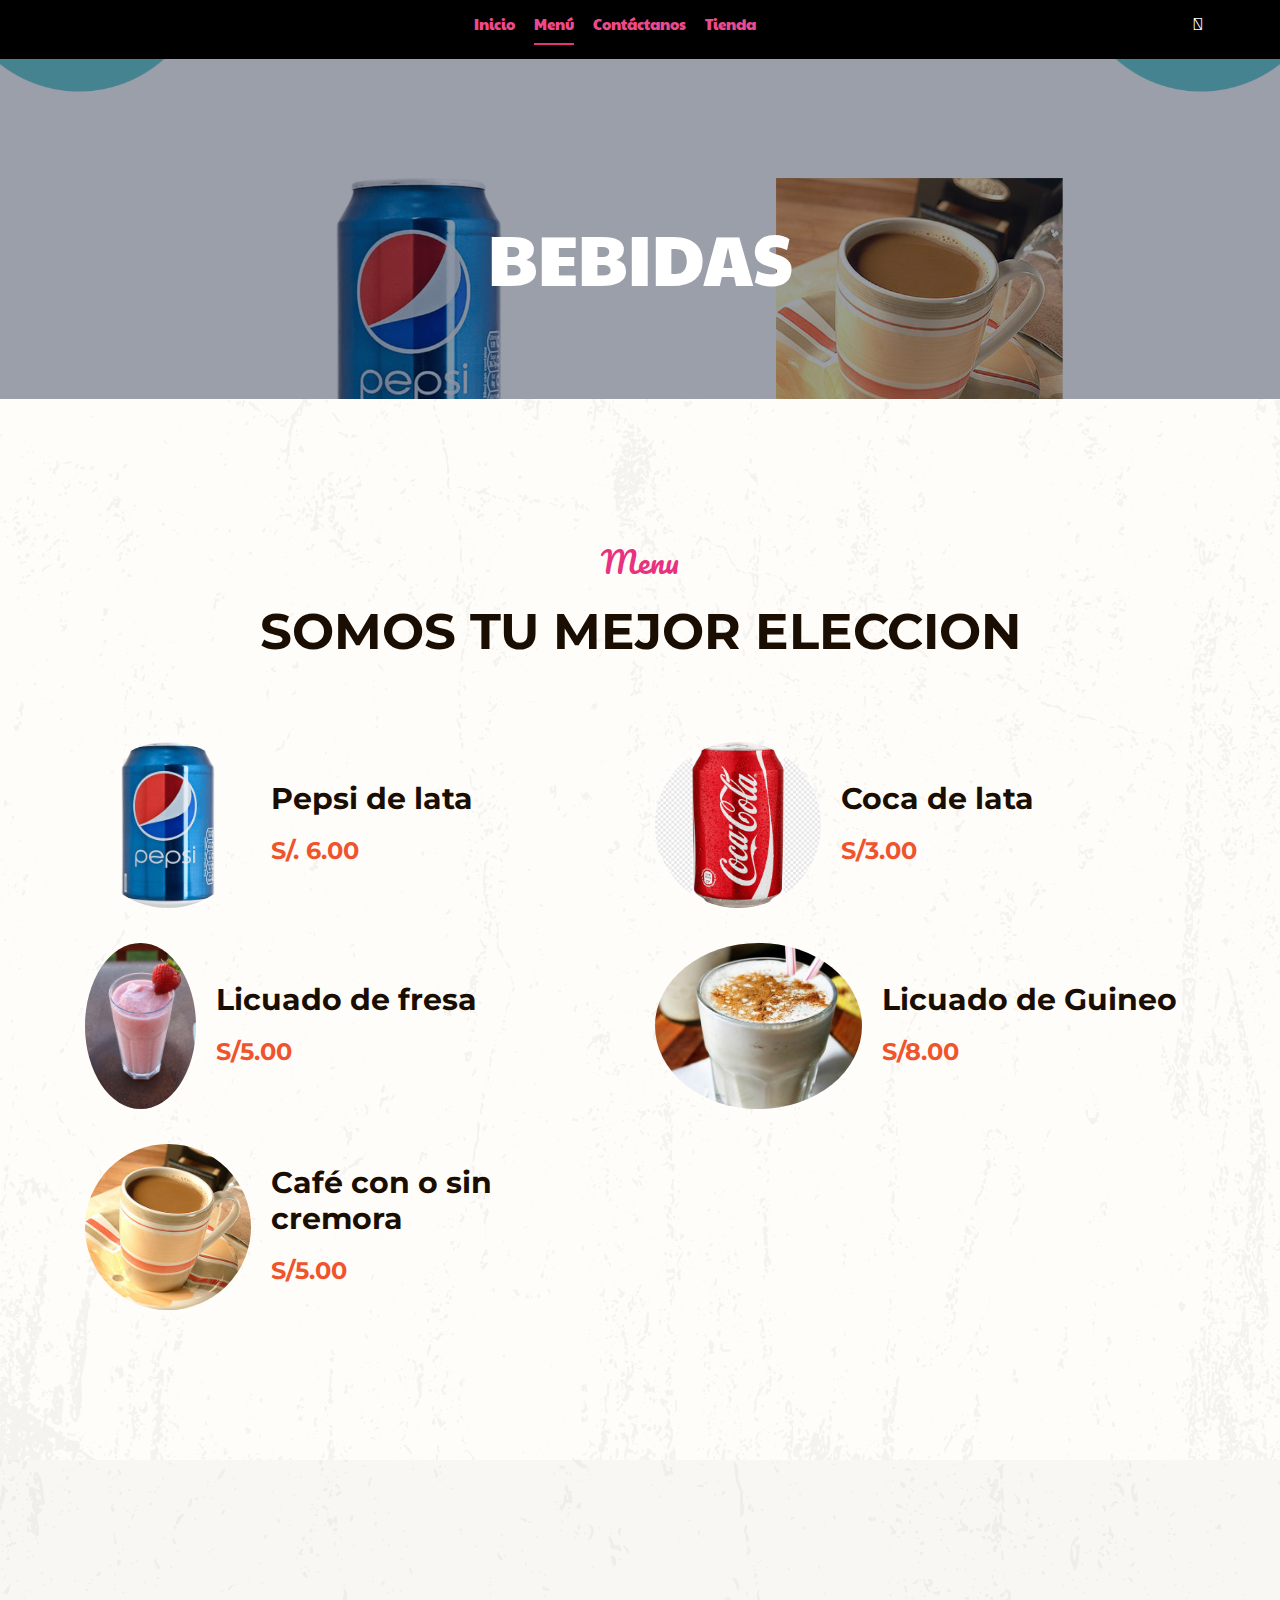
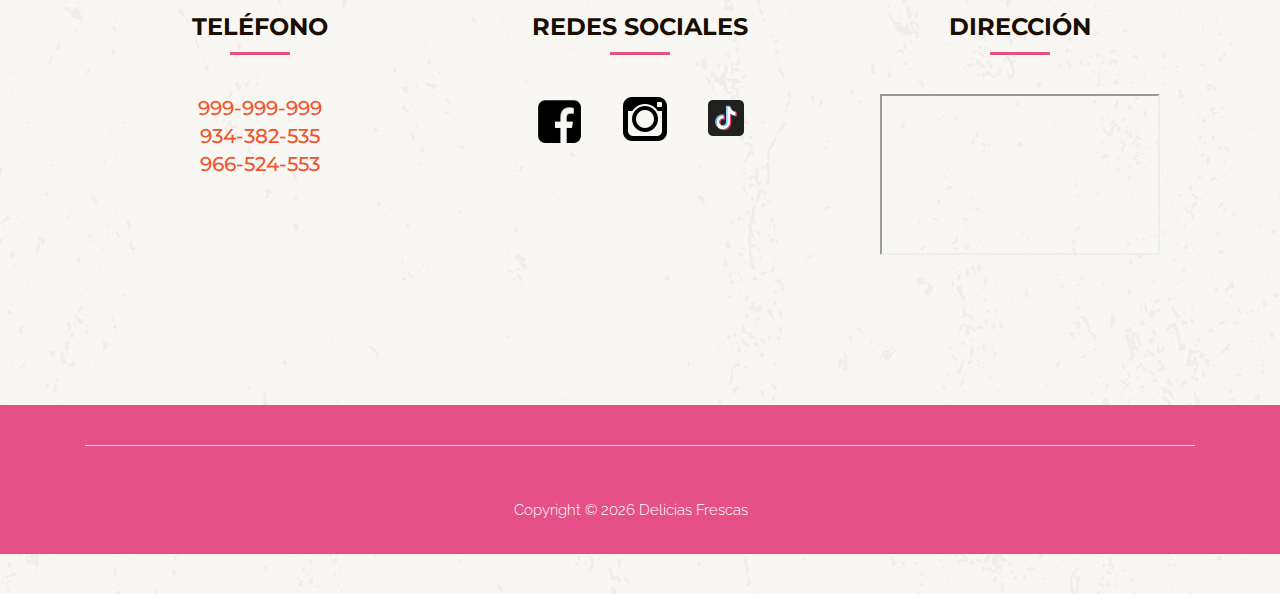
<file: Bebidas.html>
<!doctype html>
<html class="no-js" lang="zxx">

<head>
    <meta charset="utf-8" />
    <meta http-equiv="x-ua-compatible" content="ie=edge" />
    <title>Pasteleria Nataly</title>
    <meta name="description" content="" />
    <meta name="viewport" content="width=device-width, initial-scale=1" />

    <!-- <link rel="manifest" href="site.webmanifest"> -->
    <link rel="shortcut icon" type="image/x-icon" href="img/pastel.png" />
    <!-- Place favicon.ico in the root directory -->

    <!-- CSS here -->
    <link rel="stylesheet" href="css/bootstrap.min.css">
    <link rel="stylesheet" href="css/owl.carousel.min.css">
    <link rel="stylesheet" href="css/magnific-popup.css">
    <link rel="stylesheet" href="css/font-awesome.min.css">
    <link rel="stylesheet" href="css/themify-icons.css">
    <link rel="stylesheet" href="css/nice-select.css">
    <link rel="stylesheet" href="css/flaticon.css">
    <link rel="stylesheet" href="css/animate.css">
    <link rel="stylesheet" href="css/slicknav.css">
    <link rel="stylesheet" href="css/style.css">
    <link rel="stylesheet" href="https://cdnjs.cloudflare.com/ajax/libs/font-awesome/6.5.2/css/all.min.css" integrity="sha512-SnH5WK+bZxgPHs44uWIX+LLJAJ9/2PkPKZ5QiAj6Ta86w+fsb2TkcmfRyVX3pBnMFcV7oQPJkl9QevSCWr3W6A==" crossorigin="anonymous" referrerpolicy="no-referrer" />

    <!-- <link rel="stylesheet" href="css/responsive.css"> -->
</head>

<body>
    <!--[if lte IE 9]>
            <p class="browserupgrade">You are using an <strong>outdated</strong> browser. Please <a href="https://browsehappy.com/">upgrade your browser</a> to improve your experience and security.</p>
        <![endif]-->

     <!-- header-start -->
     <header>
      <div class="header-area">
        <div id="sticky-header" class="main-header-area">
          <div class="container-fluid p-0">
            <div class="row align-items-center no-gutters">
              <div class="col-xl-12 col-lg-12">
                <div class="main-menu d-none d-lg-block col-12" style="text-align: center; margin: 1%;">
                  <nav class="col-12">
                    <ul id="navigation" style="display: inline-block; text-align: left;">
                      <li><a href="index.html"><font color="#ed4a8d">Inicio</font></a></li>
                      <li><a class="active" href=""><font color="#ed4a8d"> Menú</font></a>
                        <ul class="submenu">
                          <li><a href="Pasteles.html">Pasteles</a></li>
                          <li><a href="Panaderia.html">Panaderia</a></li>
                        </ul>
                      </li>
                      <li><a href="contact.html"><font color="#ed4a8d">Contáctanos</font></a></li>
                      <li><a href="tienda.html"><font color="#ed4a8d">Tienda</font></a></li>
                    </ul>
                    <a  class="login"  href="login.html"> <i class="fa-solid fa-user fa-2xl"></i>  </a>

                  </nav>
                </div>
              </div>
              <div class="col-12">
                <div class="mobile_menu d-block d-lg-none"></div>
              </div>
            </div>
          </div>
        </div>
      </div>
    </header>
      <!-- header-end -->

    <!-- bradcam_area_start -->
    <div class="bradcam_area breadcam_bg_3 overlay">
      <h3>Bebidas</h3>
  </div>
    <!-- bradcam_area_end -->

   <!-- best_burgers_area_start  -->
   <div class="best_burgers_area">
    <div class="container">
        <div class="row">
            <div class="col-lg-12">
                <div class="section_title text-center mb-80">
                    <span>Menu</span>
                    <h3>Somos tu mejor eleccion</h3>
                </div>
            </div>
        </div>
        <div class="row">
           <!-- PRODUCTO 1 -->
            <div class="col-xl-6 col-md-6 col-lg-6">
                <div class="single_delicious d-flex align-items-center">
                    <div class="thumb">
                        <img src="img/productos/bebidas/1.png" alt="" height="166px"
                        width="166px">
                    </div>
                    <div class="info">
                        <h3>Pepsi de lata</h3>
                        <p>
                           </p>
                        <span>S/. 6.00</span>
                    </div>
                </div>
            </div>
            <!-- PRODUCTO 2 -->
            <div class="col-md-6 col-lg-6">
                <div class="single_delicious d-flex align-items-center">
                    <div class="thumb">
                      <img src="img/productos/bebidas/5.png" alt="" height="166px">

                    </div>
                    <div class="info">
                        <h3>Coca de lata</h3>
                        <p></p>
                        <span>S/3.00</span>
                    </div>
                </div>

            </div>
            <div class="col-lg-6 col-md-6">
                <div class="single_delicious d-flex align-items-center">
                    <div class="thumb">
                      <img src="img/productos/bebidas/3.jpg" alt="" height="166px">

                    </div>
                    <div class="info">
                        <h3>Licuado de fresa</h3>
                        <p></p>
                        <span>S/5.00</span>
                    </div>
                </div>
            </div>
            <div class="col-xl-6 col-md-6 col-lg-6">
                <div class="single_delicious d-flex align-items-center">
                    <div class="thumb">
                      <img src="img/productos/bebidas/4.jpg" alt="" height="166px">
                    </div>
                    <div class="info">
                        <h3>Licuado de Guineo</h3>
                        <p></p>
                        <span>S/8.00</span>
                    </div>
                </div>
            </div>
            <div class="col-lg-6 col-md-6">
                <div class="single_delicious d-flex align-items-center">
                    <div class="thumb">
                      <img src="img/productos/bebidas/2.jpg" alt="" height="166px">
                    </div>
                    <div class="info">
                        <h3>Café con o sin cremora</h3>
                        <p></p>
                        <span>S/5.00</span>
                    </div>
                </div>
            </div>

           <!--  <div class="col-lg-6 col-md-6">
                <div class="single_delicious d-flex align-items-center">
                    <div class="thumb">
                        <img src="img/burger/6.png" alt="">
                    </div>
                    <div class="info">
                        <h3>Rocket Burgers</h3>
                        <p>Great way to make your business appear trust and relevant.</p>
                        <span>$5</span>
                    </div>
                </div>
            </div>
            <div class="col-lg-6 col-md-6">
                <div class="single_delicious d-flex align-items-center">
                    <div class="thumb">
                        <img src="img/burger/7.png" alt="">
                    </div>
                    <div class="info">
                        <h3>Smokin Burger</h3>
                        <p>Great way to make your business appear trust and relevant.</p>
                        <span>$5</span>
                    </div>
                </div>
            </div>
            <div class="col-lg-6 col-md-6">
                <div class="single_delicious d-flex align-items-center">
                    <div class="thumb">
                        <img src="img/burger/8.png" alt="">
                    </div>
                    <div class="info">
                        <h3>Delish Burger</h3>
                        <p>Great way to make your business appear trust and relevant.</p>
                        <span>$5</span>
                    </div>
                </div>
            </div>
            <div class="col-xl-6 col-md-6 col-lg-6">
                <div class="single_delicious d-flex align-items-center">
                    <div class="thumb">
                        <img src="img/burger/4.png" alt="">
                    </div>
                    <div class="info">
                        <h3>Crackles Burger</h3>
                        <p>Great way to make your business appear trust and relevant.</p>
                        <span>$5</span>
                    </div>
                </div>
            </div>
            <div class="col-lg-6 col-md-6">
                <div class="single_delicious d-flex align-items-center">
                    <div class="thumb">
                        <img src="img/burger/5.png" alt="">
                    </div>
                    <div class="info">
                        <h3>Bull Burgers</h3>
                        <p>Great way to make your business appear trust and relevant.</p>
                        <span>$5</span>
                    </div>
                </div>

            </div> -->
        </div>
    </div>
</div>
<!-- best_burgers_area_end  -->

      <!-- FIN PRODUCTOS -->
      <footer class="footer">
        <div class="footer_top">
          <div class="container">
            <div class="row">
              <div class="col-xl-4 col-md-6 col-lg-4">
                <div class="footer_widget text-center">
                  <h3 class="footer_title">TELÉFONO</h3>
                  <a class="number" href="#">999-999-999</a>
                  <a class="number" href="#">934-382-535</a>
                  <a class="number" href="#">966-524-553</a>
                </div>
              </div>
              <div class="col-xl-4 col-md-6 col-lg-4">
                <div class="footer_widget text-center">
                  <h3 class="footer_title">REDES SOCIALES</h3>
                  <div class="d-flex justify-content-center">
                    <a class="mx-3" href="#">
                      <img src="./img/redessociales/facebook.png" alt="" width="57px">
                    </a>
                    <a class="mx-3" href="#">
                      <img src="./img/redessociales/instagram.png" alt="">
                    </a>
                    <a class="mx-3" href="#">
                      <img src="./img/redessociales/tiktok.png" alt="" >
                    </a>
                  </div>
                </div>
              </div>
              <div class="col-xl-4 col-md-6 col-lg-4">
                <div class="footer_widget text-center">
                  <h3 class="footer_title">DIRECCIÓN</h3>
                  <div class="row">
                    <!-- Ubicación 1 -->
                    <div class="col-lg-12">
                      <div class="thumb" style="padding: 0% 10%; height: 100%;">
                        <a href="https://maps.app.goo.gl/eDWpSTx3tXq2QBPh9">
                          <iframe style="height: 100%;" src="https://www.google.com/maps/embed?pb=!1m18!1m12!1m3!1d3903.4271277840294!2d-77.07752982906129!3d-11.9449016790051!2m3!1f0!2f0!3f0!3m2!1i1024!2i768!4f13.1!3m3!1m2!1s0x9105d19c17001997%3A0xfb202b39d72b4bd2!2sGrupo%20A7%20Contrata%20-%20Arquitectura.Dise%C3%B1o.Construcci%C3%B3n!5e0!3m2!1ses-419!2spe!4v1720023181635!5m2!1ses-419!2spe" width="100%" height="450" style="border:0;" allowfullscreen="" loading="lazy" referrerpolicy="no-referrer-when-downgrade"></iframe>
                        </a>
                      </div>
                    </div>
                  </div>
                </div>
              </div>
            </div>
          </div>
        </div>
        <div class="copy-right_text">
          <div class="container">
            <div class="footer_border"></div>
            <div class="row">
              <div class="col-xl-12">
                <p class="copy_right text-center">
                  Copyright &copy;
                  <script>
                    document.write(new Date().getFullYear());
                  </script>
                  Delicias Frescas <i class="fa fa-heart"></i>
                </p>
              </div>
            </div>
          </div>
        </div>
      </footer>
    <!-- footer_end  -->
    <!-- footer_end  -->

    <!-- JS here -->
    <script src="js/vendor/modernizr-3.5.0.min.js"></script>
    <script src="js/vendor/jquery-1.12.4.min.js"></script>
    <script src="js/popper.min.js"></script>
    <script src="js/bootstrap.min.js"></script>
    <script src="js/owl.carousel.min.js"></script>
    <script src="js/isotope.pkgd.min.js"></script>
    <script src="js/ajax-form.js"></script>
    <script src="js/waypoints.min.js"></script>
    <script src="js/jquery.counterup.min.js"></script>
    <script src="js/imagesloaded.pkgd.min.js"></script>
    <script src="js/scrollIt.js"></script>
    <script src="js/jquery.scrollUp.min.js"></script>
    <script src="js/wow.min.js"></script>
    <script src="js/nice-select.min.js"></script>
    <script src="js/jquery.slicknav.min.js"></script>
    <script src="js/jquery.magnific-popup.min.js"></script>
    <script src="js/plugins.js"></script>

    <!--contact js-->
    <script src="js/contact.js"></script>
    <script src="js/jquery.ajaxchimp.min.js"></script>
    <script src="js/jquery.form.js"></script>
    <script src="js/jquery.validate.min.js"></script>
    <script src="js/mail-script.js"></script>

    <script src="js/main.js"></script>

</body>

</html>
</file>
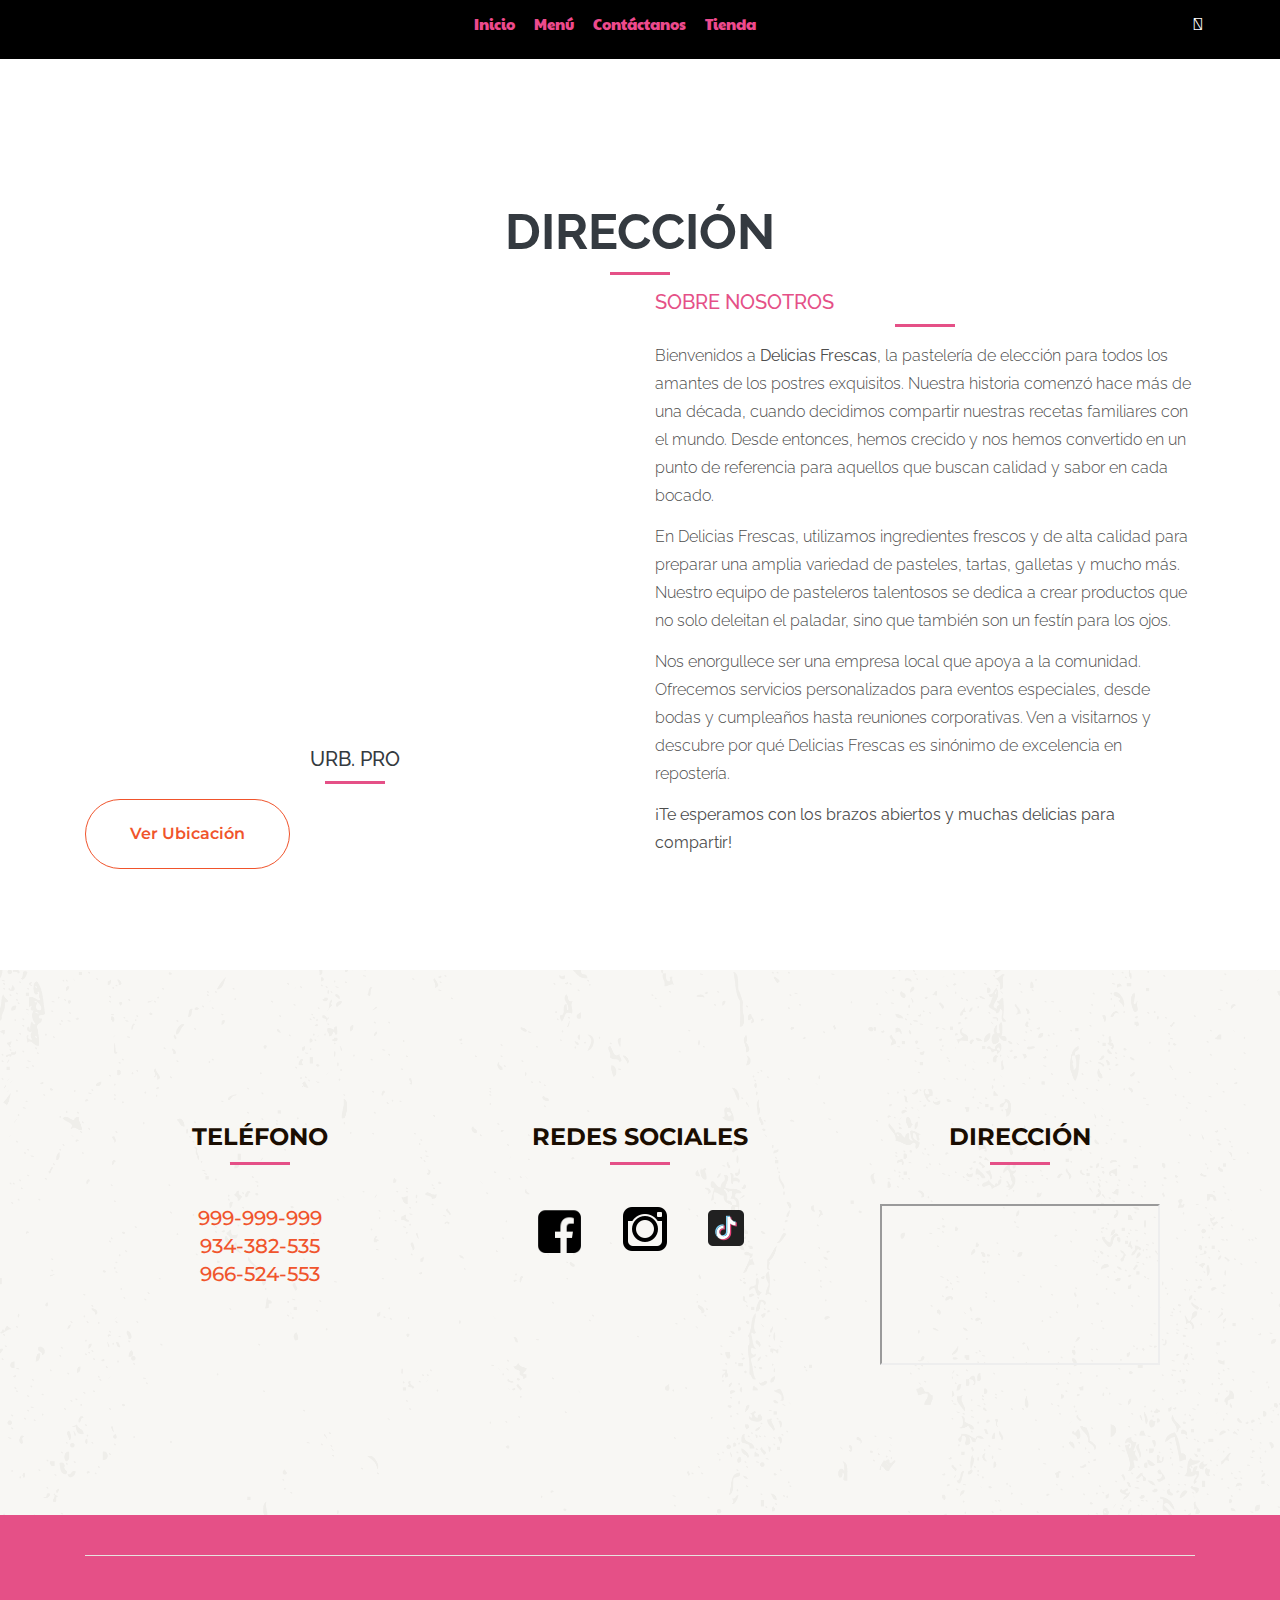
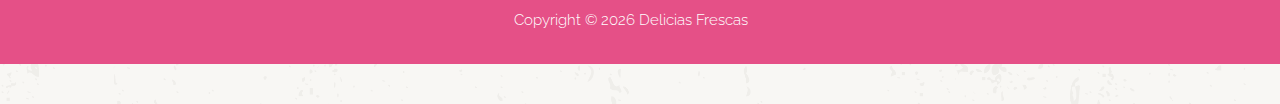
<file: contact.html>
<!DOCTYPE html>
<html class="no-js" lang="zxx">
  <head>
    <meta charset="utf-8" />
    <meta http-equiv="x-ua-compatible" content="ie=edge" />
    <title>Pasteleria Nataly</title>
    <meta name="description" content="" />
    <meta name="viewport" content="width=device-width, initial-scale=1" />

    <!-- <link rel="manifest" href="site.webmanifest"> -->
    <link rel="shortcut icon" type="image/x-icon" href="img/pastel.png" />
    <!-- Place favicon.ico in the root directory -->

    <!-- CSS here -->
    <link rel="stylesheet" href="css/bootstrap.min.css" />
    <link rel="stylesheet" href="css/owl.carousel.min.css" />
    <link rel="stylesheet" href="css/magnific-popup.css" />
    <link rel="stylesheet" href="css/font-awesome.min.css" />
    <link rel="stylesheet" href="css/themify-icons.css" />
    <link rel="stylesheet" href="css/nice-select.css" />
    <link rel="stylesheet" href="css/flaticon.css" />
    <link rel="stylesheet" href="css/animate.css" />
    <link rel="stylesheet" href="css/slicknav.css" />
    <link rel="stylesheet" href="css/style.css" />
    <link rel="stylesheet" href="https://cdnjs.cloudflare.com/ajax/libs/font-awesome/6.5.2/css/all.min.css" integrity="sha512-SnH5WK+bZxgPHs44uWIX+LLJAJ9/2PkPKZ5QiAj6Ta86w+fsb2TkcmfRyVX3pBnMFcV7oQPJkl9QevSCWr3W6A==" crossorigin="anonymous" referrerpolicy="no-referrer" />

    <!-- <link rel="stylesheet" href="css/responsive.css"> -->
  </head>

  <body>
    <!--[if lte IE 9]>
      <p class="browserupgrade">
        You are using an <strong>outdated</strong> browser. Please
        <a href="https://browsehappy.com/">upgrade your browser</a> to improve
        your experience and security.
      </p>
    <![endif]-->
     <!-- header-start -->
     <header>
      <div class="header-area">
        <div id="sticky-header" class="main-header-area">
          <div class="container-fluid p-0">
            <div class="row align-items-center no-gutters">
              <div class="col-xl-12 col-lg-12">
                <div class="main-menu d-none d-lg-block col-12" style="text-align: center; margin: 1%;">
                  <nav class="col-12">
                    <ul id="navigation" style="display: inline-block; text-align: left;">
                      <li><a href="index.html"><font color="#ed4a8d">Inicio</font></a></li>
                      <li><a href=""><font color="#ed4a8d"> Menú</font></a>
                        <ul class="submenu">
                          <li><a href="Pasteles.html">Pasteles</a></li>
                          <li><a href="Panaderia.html">Panaderia</a></li>
                          <li><a href="Bebidas.html">Bebida</a></li>
                        </ul>
                      </li>
                      <li><a href="contact.html"><font color="#ed4a8d">Contáctanos</font></a></li>
                      <li><a href="tienda.html"><font color="#ed4a8d">Tienda</font></a></li>
                    </ul>
                    <a  class="login"  href="login.html"> <i class="fa-solid fa-user fa-2xl"></i>  </a>

                  </nav>
                </div>
              </div>
              <div class="col-12">
                <div class="mobile_menu d-block d-lg-none"></div>
              </div>
            </div>
          </div>
        </div>
      </div>
    </header>
    <!-- header-end -->
    <!-- ================ contact section start ================= -->
    <br /><br /><br />
    <section class="contact-section">
      <h1 class="footer_title pos_margin text-center" style="font-size: 5ch;"><strong>Dirección</strong></h1>
      <div class="container">
        <div class="row">
          <!-- Ubicación 1 -->
          <div class="col-lg-6">
            <div class="thumb">
              <iframe src="https://www.google.com/maps/embed?pb=!1m18!1m12!1m3!1d3903.4271277840294!2d-77.07752982906129!3d-11.9449016790051!2m3!1f0!2f0!3f0!3m2!1i1024!2i768!4f13.1!3m3!1m2!1s0x9105d19c17001997%3A0xfb202b39d72b4bd2!2sGrupo%20A7%20Contrata%20-%20Arquitectura.Dise%C3%B1o.Construcci%C3%B3n!5e0!3m2!1ses-419!2spe!4v1720023181635!5m2!1ses-419!2spe" width="100%" height="450" style="border:0;" allowfullscreen="" loading="lazy" referrerpolicy="no-referrer-when-downgrade"></iframe>
            </div>
            <div class="row">
              <div class="col-lg-12">
                <div class="iteam_links">
                  <center><h3 class="footer_title pos_margin">Urb. Pro</h3></center>
                  <a class="boxed-btn5" href="https://maps.app.goo.gl/eDWpSTx3tXq2QBPh9">ver Ubicación</a>
                </div>
              </div>
            </div>
          </div>
          
          <!-- Información sobre nosotros -->
          <div class="col-lg-6">
            <div class="about_us">
              <h2 class="footer_title pos_margin" style="color: #e55087;">Sobre Nosotros</h2>
              <p>Bienvenidos a <strong>Delicias Frescas</strong>, la pastelería de elección para todos los amantes de los postres exquisitos. Nuestra historia comenzó hace más de una década, cuando decidimos compartir nuestras recetas familiares con el mundo. Desde entonces, hemos crecido y nos hemos convertido en un punto de referencia para aquellos que buscan calidad y sabor en cada bocado.</p>
              <p>En Delicias Frescas, utilizamos ingredientes frescos y de alta calidad para preparar una amplia variedad de pasteles, tartas, galletas y mucho más. Nuestro equipo de pasteleros talentosos se dedica a crear productos que no solo deleitan el paladar, sino que también son un festín para los ojos.</p>
              <p>Nos enorgullece ser una empresa local que apoya a la comunidad. Ofrecemos servicios personalizados para eventos especiales, desde bodas y cumpleaños hasta reuniones corporativas. Ven a visitarnos y descubre por qué Delicias Frescas es sinónimo de excelencia en repostería.</p>
              <p class="custom-text"><strong>¡Te esperamos con los brazos abiertos y muchas delicias para compartir!</strong></p>
            </div>
          </div>
        </div>
      </div>
    </section>
    
    
    <!-- ================ contact section end ================= -->

    <!-- footer_start  -->
     <!-- FIN PRODUCTOS -->
     <footer class="footer">
      <div class="footer_top">
        <div class="container">
          <div class="row">
            <div class="col-xl-4 col-md-6 col-lg-4">
              <div class="footer_widget text-center">
                <h3 class="footer_title">TELÉFONO</h3>
                <a class="number" href="#">999-999-999</a>
                  <a class="number" href="#">934-382-535</a>
                  <a class="number" href="#">966-524-553</a>
              </div>
            </div>
            <div class="col-xl-4 col-md-6 col-lg-4">
              <div class="footer_widget text-center">
                <h3 class="footer_title">REDES SOCIALES</h3>
                <div class="d-flex justify-content-center">
                  <a class="mx-3" href="#">
                    <img src="./img/redessociales/facebook.png" alt="" width="57px">
                  </a>
                  <a class="mx-3" href="#">
                    <img src="./img/redessociales/instagram.png" alt="">
                  </a>
                  <a class="mx-3" href="#">
                    <img src="./img/redessociales/tiktok.png" alt="" >
                  </a>
                </div>
              </div>
            </div>
            <div class="col-xl-4 col-md-6 col-lg-4">
              <div class="footer_widget text-center">
                <h3 class="footer_title">DIRECCIÓN</h3>
                <div class="row">
                  <!-- Ubicación 1 -->
                  <div class="col-lg-12">
                    <div class="thumb" style="padding: 0% 10%; height: 100%;">
                      <a href="https://maps.app.goo.gl/eDWpSTx3tXq2QBPh9">
                        <iframe style="height: 100%;" src="https://www.google.com/maps/embed?pb=!1m18!1m12!1m3!1d3903.4271277840294!2d-77.07752982906129!3d-11.9449016790051!2m3!1f0!2f0!3f0!3m2!1i1024!2i768!4f13.1!3m3!1m2!1s0x9105d19c17001997%3A0xfb202b39d72b4bd2!2sGrupo%20A7%20Contrata%20-%20Arquitectura.Dise%C3%B1o.Construcci%C3%B3n!5e0!3m2!1ses-419!2spe!4v1720023181635!5m2!1ses-419!2spe" width="100%" height="450" style="border:0;" allowfullscreen="" loading="lazy" referrerpolicy="no-referrer-when-downgrade"></iframe>
                      </a>
                    </div>
                  </div>
                </div>
              </div>
            </div>
          </div>
        </div>
      </div>
      <div class="copy-right_text">
        <div class="container">
          <div class="footer_border"></div>
          <div class="row">
            <div class="col-xl-12">
              <p class="copy_right text-center">
                Copyright &copy;
                <script>
                  document.write(new Date().getFullYear());
                </script>
                Delicias Frescas <i class="fa fa-heart"></i>
              </p>
            </div>
          </div>
        </div>
      </div>
    </footer>
  <!-- footer_end  -->
    <!-- footer_end  -->

    <!-- JS here -->
    <script src="js/vendor/modernizr-3.5.0.min.js"></script>
    <script src="js/vendor/jquery-1.12.4.min.js"></script>
    <script src="js/popper.min.js"></script>
    <script src="js/bootstrap.min.js"></script>
    <script src="js/owl.carousel.min.js"></script>
    <script src="js/isotope.pkgd.min.js"></script>
    <script src="js/ajax-form.js"></script>
    <script src="js/waypoints.min.js"></script>
    <script src="js/jquery.counterup.min.js"></script>
    <script src="js/imagesloaded.pkgd.min.js"></script>
    <script src="js/scrollIt.js"></script>
    <script src="js/jquery.scrollUp.min.js"></script>
    <script src="js/wow.min.js"></script>
    <script src="js/nice-select.min.js"></script>
    <script src="js/jquery.slicknav.min.js"></script>
    <script src="js/jquery.magnific-popup.min.js"></script>
    <script src="js/plugins.js"></script>

    <!--contact js-->
    <script src="js/contact.js"></script>
    <script src="js/jquery.ajaxchimp.min.js"></script>
    <script src="js/jquery.form.js"></script>
    <script src="js/jquery.validate.min.js"></script>
    <script src="js/mail-script.js"></script>

    <script src="js/main.js"></script>
  </body>
</html>
</file>
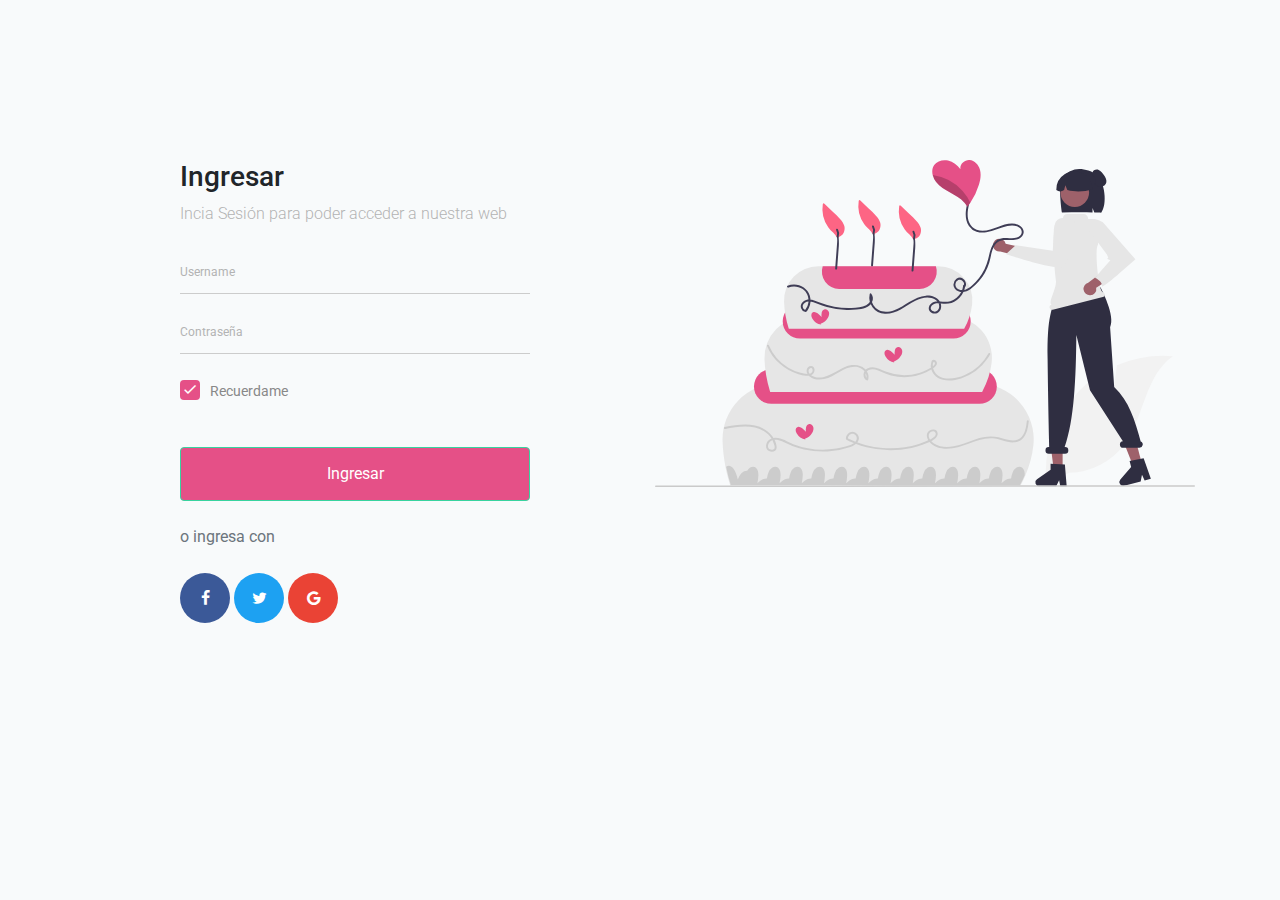
<file: login.html>
<!doctype html>
<html lang="en">
  <head>
    <!-- Required meta tags -->
    <meta charset="utf-8">
    <meta name="viewport" content="width=device-width, initial-scale=1, shrink-to-fit=no">
    <link href="https://fonts.googleapis.com/css?family=Roboto:300,400&display=swap" rel="stylesheet">

    <link rel="stylesheet" href="login/fonts/icomoon/style.css">

    <link rel="stylesheet" href="login/css/owl.carousel.min.css">
    <!-- Bootstrap CSS -->
    <link rel="stylesheet" href="login/css/bootstrap.min.css">
    
    <!-- Style -->
    <link rel="stylesheet" href="login/css/style.css">

    <title>Login</title>
  </head>
  <body>
  
<br>
<br>

  
  <div class="content">
    <div class="container">
      <div class="row">
        <div class="col-md-6 order-md-2">
          <img src="login/images/undraw_file_sync_ot38.svg" alt="Image" class="img-fluid">
        </div>
        <div class="col-md-6 contents">
          <div class="row justify-content-center">
            <div class="col-md-8">
              <div class="mb-4">
              <h3>Ingresar <strong></strong></h3>
              <p class="mb-4">Incia Sesión para poder acceder a nuestra web</p>
            </div>
            <form action="#" method="post">
              <div class="form-group first">
                <label for="username">Username</label>
                <input type="text" class="form-control" id="username">

              </div>
              <div class="form-group last mb-4">
                <label for="password">Contraseña</label>
                <input type="password" class="form-control" id="password">
                
              </div>
              
              <div class="d-flex mb-5 align-items-center">
                <label class="control control--checkbox mb-0"><span class="caption">Recuerdame</span>
                  <input type="checkbox" checked="checked"/>
                  <div class="control__indicator"></div>
                </label>
              </div>

              <a href="index.html" style="text-decoration: none; background-color: #e55087 ;">              
                <input style="background-color: #e55087 ;" value="Ingresar" class="btn text-white btn-block btn-primary">
              </a>

              <span class="d-block text-left my-4 text-muted"> o ingresa con</span>
              
              <div class="social-login">
                <a href="#" class="facebook">
                  <span class="icon-facebook mr-3"></span> 
                </a>
                <a href="#" class="twitter">
                  <span class="icon-twitter mr-3"></span> 
                </a>
                <a href="#" class="google">
                  <span class="icon-google mr-3"></span> 
                </a>
              </div>
            </form>
            </div>
          </div>
          
        </div>
        
      </div>
    </div>
  </div>

  
    <script src="login/js/jquery-3.3.1.min.js"></script>
    <script src="login/js/popper.min.js"></script>
    <script src="login/js/bootstrap.min.js"></script>
    <script src="login/js/main.js"></script>
  </body>
</html>
</file>
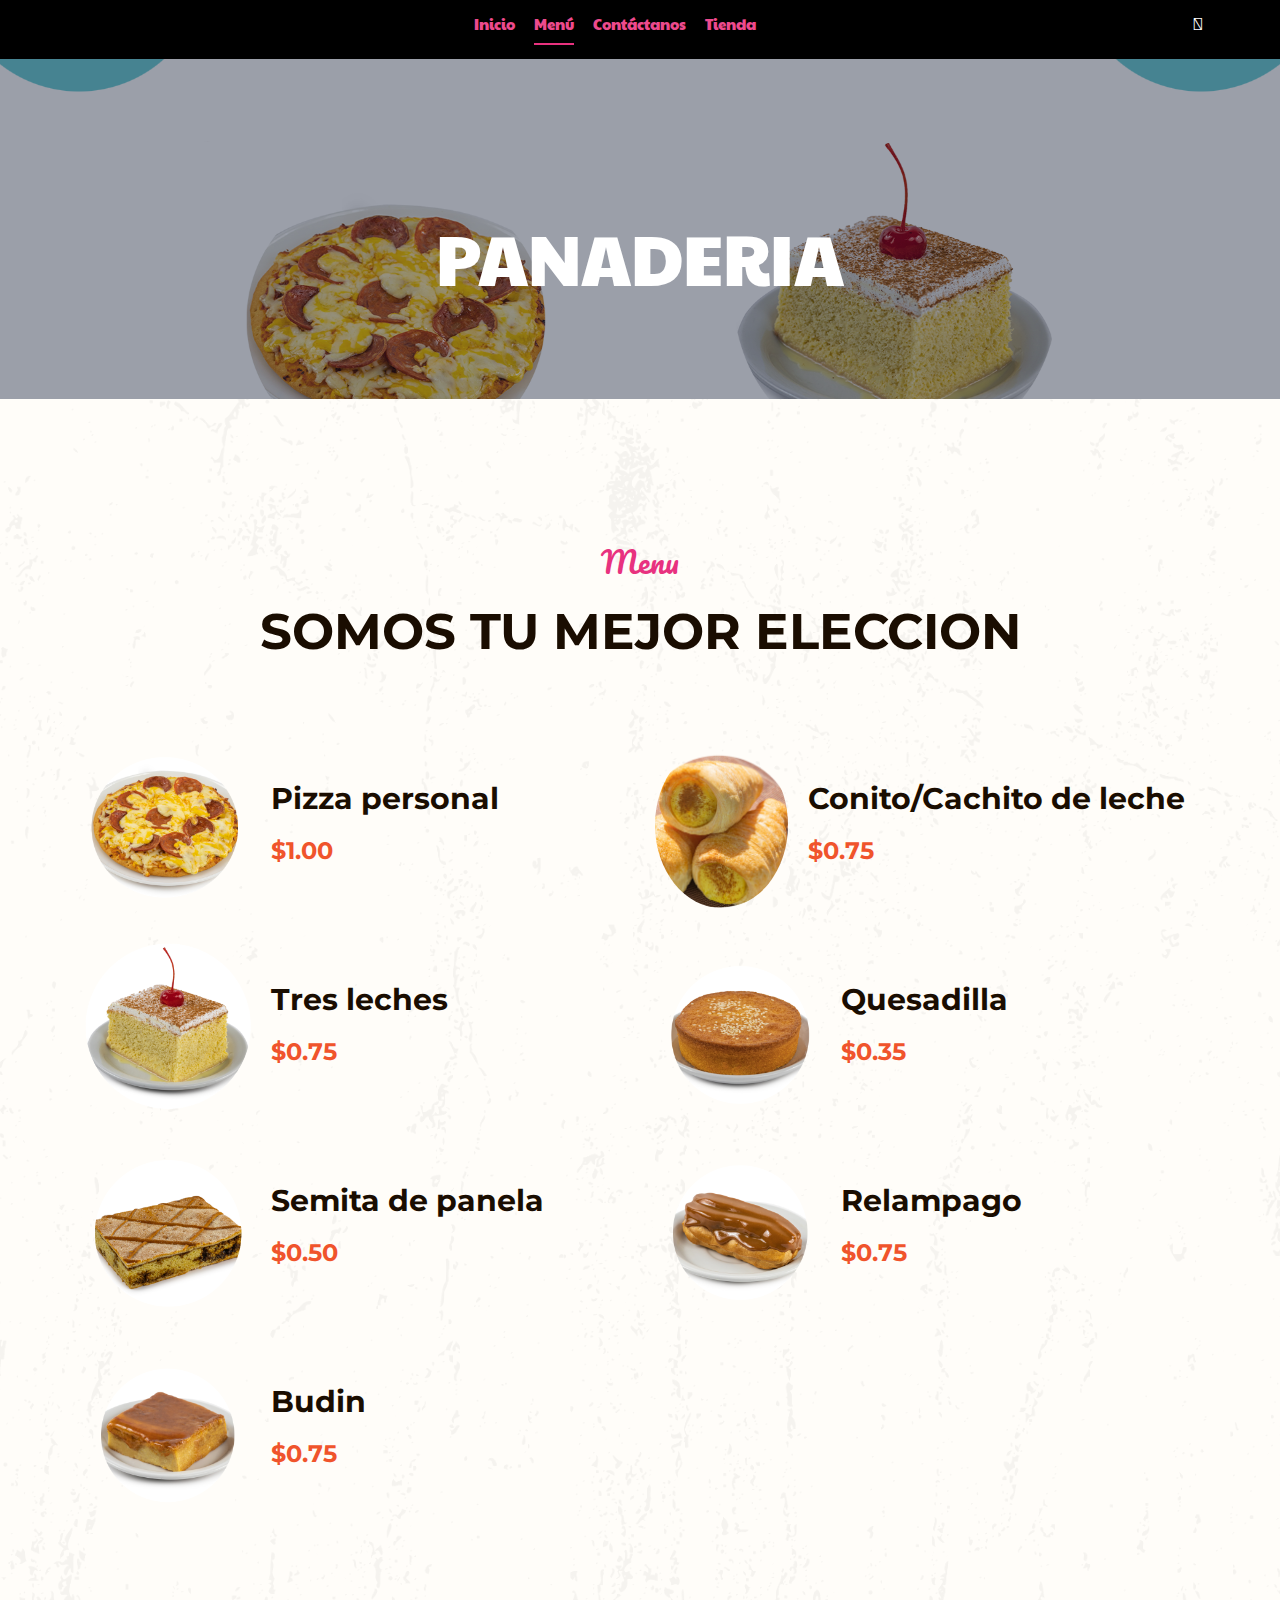
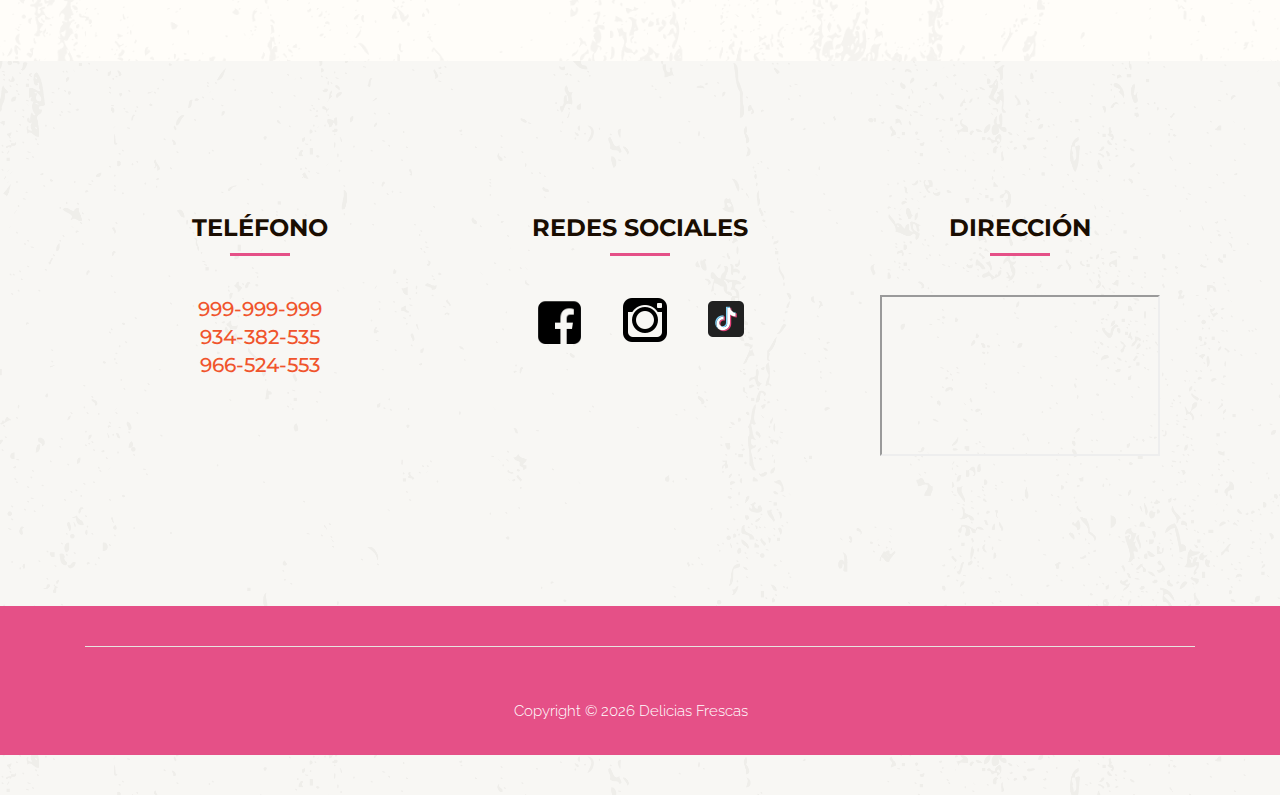
<file: Panaderia.html>
<!doctype html>
<html class="no-js" lang="zxx">

<head>
    <meta charset="utf-8" />
    <meta http-equiv="x-ua-compatible" content="ie=edge" />
    <title>Pasteleria Nataly</title>
    <meta name="description" content="" />
    <meta name="viewport" content="width=device-width, initial-scale=1" />

    <!-- <link rel="manifest" href="site.webmanifest"> -->
    <link rel="shortcut icon" type="image/x-icon" href="img/pastel.png" />
    <!-- Place favicon.ico in the root directory -->

    <!-- CSS here -->
    <link rel="stylesheet" href="css/bootstrap.min.css">
    <link rel="stylesheet" href="css/owl.carousel.min.css">
    <link rel="stylesheet" href="css/magnific-popup.css">
    <link rel="stylesheet" href="css/font-awesome.min.css">
    <link rel="stylesheet" href="css/themify-icons.css">
    <link rel="stylesheet" href="css/nice-select.css">
    <link rel="stylesheet" href="css/flaticon.css">
    <link rel="stylesheet" href="css/animate.css">
    <link rel="stylesheet" href="css/slicknav.css">
    <link rel="stylesheet" href="css/style.css">
    <link rel="stylesheet" href="https://cdnjs.cloudflare.com/ajax/libs/font-awesome/6.5.2/css/all.min.css" integrity="sha512-SnH5WK+bZxgPHs44uWIX+LLJAJ9/2PkPKZ5QiAj6Ta86w+fsb2TkcmfRyVX3pBnMFcV7oQPJkl9QevSCWr3W6A==" crossorigin="anonymous" referrerpolicy="no-referrer" />

    <!-- <link rel="stylesheet" href="css/responsive.css"> -->
</head>

<body>
    <!--[if lte IE 9]>
            <p class="browserupgrade">You are using an <strong>outdated</strong> browser. Please <a href="https://browsehappy.com/">upgrade your browser</a> to improve your experience and security.</p>
        <![endif]-->

      <!-- header-start -->
      <header>
        <div class="header-area">
          <div id="sticky-header" class="main-header-area">
            <div class="container-fluid p-0">
              <div class="row align-items-center no-gutters">
                <div class="col-xl-12 col-lg-12">
                  <div class="main-menu d-none d-lg-block col-12" style="text-align: center; margin: 1%;">
                    <nav class="col-12">
                      <ul id="navigation" style="display: inline-block; text-align: left;">
                        <li><a href="index.html"><font color="#ed4a8d">Inicio</font></a></li>
                        <li><a class="active" href=""><font color="#ed4a8d"> Menú</font></a>
                          <ul class="submenu">
                            <li><a href="Pasteles.html">Pasteles</a></li>
                            <li><a href="Bebidas.html">Bebida</a></li>
                          </ul>
                        </li>
                        <li><a href="contact.html"><font color="#ed4a8d">Contáctanos</font></a></li>
                      <li><a href="tienda.html"><font color="#ed4a8d">Tienda</font></a></li>
                      </ul>
                      <a  class="login"  href="login.html"> <i class="fa-solid fa-user fa-2xl"></i>  </a>
                    </nav>
                  </div>
                </div>
                <div class="col-12">
                  <div class="mobile_menu d-block d-lg-none"></div>
                </div>
              </div>
            </div>
          </div>
        </div>
      </header>
      <!-- header-end -->

    <!-- bradcam_area_start -->
    <div class="bradcam_area breadcam_bg_2 overlay">
        <h3>Panaderia</h3>
    </div>
    
    <!-- bradcam_area_end -->

   <!-- best_burgers_area_start  -->
   <div class="best_burgers_area">
    <div class="container">
        <div class="row">
            <div class="col-lg-12">
                <div class="section_title text-center mb-80">
                    <span>Menu</span>
                    <h3>Somos tu mejor eleccion</h3>
                </div>
            </div>
        </div>
        <div class="row">
           <!-- PRODUCTO 1 -->
            <div class="col-xl-6 col-md-6 col-lg-6">
                <div class="single_delicious d-flex align-items-center">
                    <div class="thumb">
                        <img src="img/productos/panaderia/1.png" alt="" height="166px"
                        width="166px">
                    </div>
                    <div class="info">
                        <h3>Pizza personal</h3>
                        <p></p>
                        <span>$1.00</span>
                    </div>
                </div>
            </div>
            <!-- PRODUCTO 2 -->
            <div class="col-md-6 col-lg-6">
                <div class="single_delicious d-flex align-items-center">
                    <div class="thumb">
                      <img src="img/productos/panaderia/2.png" alt="" height="166px">


                    </div>
                    <div class="info">
                        <h3>Conito/Cachito de leche</h3>
                        <p></p>
                        <span>$0.75</span>
                    </div>
                </div>

            </div>
            <div class="col-lg-6 col-md-6">
                <div class="single_delicious d-flex align-items-center">
                    <div class="thumb">
                      <img src="img/productos/panaderia/3.png" alt="" height="166px">


                    </div>
                    <div class="info">
                        <h3>Tres leches</h3>
                        <p></p>
                        <span>$0.75</span>
                    </div>
                </div>
            </div>
            <div class="col-xl-6 col-md-6 col-lg-6">
                <div class="single_delicious d-flex align-items-center">
                    <div class="thumb">
                      <img src="img/productos/panaderia/4.png" alt="" height="166px">
                    </div>
                    <div class="info">
                        <h3>Quesadilla</h3>
                        <p></p>
                        <span>$0.35</span>
                    </div>
                </div>
            </div>
            <div class="col-lg-6 col-md-6">
                <div class="single_delicious d-flex align-items-center">
                    <div class="thumb">
                      <img src="img/productos/panaderia/6.png" alt="" height="166px">
                    </div>
                    <div class="info">
                        <h3>Semita de panela</h3>
                        <p>                         
                        </p>
                        <span>$0.50</span>
                    </div>
                </div>

            </div>
            <div class="col-lg-6 col-md-6">
                <div class="single_delicious d-flex align-items-center">
                    <div class="thumb">
                      <img src="img/productos/panaderia/7.png" alt="" height="166px">
                    </div>
                    <div class="info">
                        <h3>Relampago</h3>
                        <p></p>
                        <span>$0.75</span>
                    </div>
                </div>
            </div>
            <div class="col-lg-6 col-md-6">
                <div class="single_delicious d-flex align-items-center">
                    <div class="thumb">
                      <img src="img/productos/panaderia/8.png" alt="" height="166px">
                    </div>
                    <div class="info">
                        <h3>Budin</h3>
                        <p></p>
                        <span>$0.75</span>
                    </div>
                </div>
            </div>
            <!-- <div class="col-lg-6 col-md-6">
                <div class="single_delicious d-flex align-items-center">
                    <div class="thumb">
                        <img src="img/burger/8.png" alt="">
                    </div>
                    <div class="info">
                        <h3>Delish Burger</h3>
                        <p>Great way to make your business appear trust and relevant.</p>
                        <span>$5</span>
                    </div>
                </div>
            </div>
            <div class="col-xl-6 col-md-6 col-lg-6">
                <div class="single_delicious d-flex align-items-center">
                    <div class="thumb">
                        <img src="img/burger/4.png" alt="">
                    </div>
                    <div class="info">
                        <h3>Crackles Burger</h3>
                        <p>Great way to make your business appear trust and relevant.</p>
                        <span>$5</span>
                    </div>
                </div>
            </div>
            <div class="col-lg-6 col-md-6">
                <div class="single_delicious d-flex align-items-center">
                    <div class="thumb">
                        <img src="img/burger/5.png" alt="">
                    </div>
                    <div class="info">
                        <h3>Bull Burgers</h3>
                        <p>Great way to make your business appear trust and relevant.</p>
                        <span>$5</span>
                    </div>
                </div>

            </div> -->
        </div>
    </div>
</div>
<!-- best_burgers_area_end  -->

      <!-- FIN PRODUCTOS -->
      <footer class="footer">
        <div class="footer_top">
          <div class="container">
            <div class="row">
              <div class="col-xl-4 col-md-6 col-lg-4">
                <div class="footer_widget text-center">
                  <h3 class="footer_title">TELÉFONO</h3>
                  <a class="number" href="#">999-999-999</a>
                  <a class="number" href="#">934-382-535</a>
                  <a class="number" href="#">966-524-553</a>
                </div>
              </div>
              <div class="col-xl-4 col-md-6 col-lg-4">
                <div class="footer_widget text-center">
                  <h3 class="footer_title">REDES SOCIALES</h3>
                  <div class="d-flex justify-content-center">
                    <a class="mx-3" href="#">
                      <img src="./img/redessociales/facebook.png" alt="" width="57px">
                    </a>
                    <a class="mx-3" href="#">
                      <img src="./img/redessociales/instagram.png" alt="">
                    </a>
                    <a class="mx-3" href="#">
                      <img src="./img/redessociales/tiktok.png" alt="" >
                    </a>
                  </div>
                </div>
              </div>
              <div class="col-xl-4 col-md-6 col-lg-4">
                <div class="footer_widget text-center">
                  <h3 class="footer_title">DIRECCIÓN</h3>
                  <div class="row">
                    <!-- Ubicación 1 -->
                    <div class="col-lg-12">
                      <div class="thumb" style="padding: 0% 10%; height: 100%;">
                        <a href="https://maps.app.goo.gl/eDWpSTx3tXq2QBPh9">
                          <iframe style="height: 100%;" src="https://www.google.com/maps/embed?pb=!1m18!1m12!1m3!1d3903.4271277840294!2d-77.07752982906129!3d-11.9449016790051!2m3!1f0!2f0!3f0!3m2!1i1024!2i768!4f13.1!3m3!1m2!1s0x9105d19c17001997%3A0xfb202b39d72b4bd2!2sGrupo%20A7%20Contrata%20-%20Arquitectura.Dise%C3%B1o.Construcci%C3%B3n!5e0!3m2!1ses-419!2spe!4v1720023181635!5m2!1ses-419!2spe" width="100%" height="450" style="border:0;" allowfullscreen="" loading="lazy" referrerpolicy="no-referrer-when-downgrade"></iframe>
                        </a>
                      </div>
                    </div>
                  </div>
                </div>
              </div>
            </div>
          </div>
        </div>
        <div class="copy-right_text">
          <div class="container">
            <div class="footer_border"></div>
            <div class="row">
              <div class="col-xl-12">
                <p class="copy_right text-center">
                  Copyright &copy;
                  <script>
                    document.write(new Date().getFullYear());
                  </script>
                  Delicias Frescas <i class="fa fa-heart"></i>
                </p>
              </div>
            </div>
          </div>
        </div>
      </footer>
    <!-- footer_end  -->
    <!-- footer_end  -->

    <!-- JS here -->
    <script src="js/vendor/modernizr-3.5.0.min.js"></script>
    <script src="js/vendor/jquery-1.12.4.min.js"></script>
    <script src="js/popper.min.js"></script>
    <script src="js/bootstrap.min.js"></script>
    <script src="js/owl.carousel.min.js"></script>
    <script src="js/isotope.pkgd.min.js"></script>
    <script src="js/ajax-form.js"></script>
    <script src="js/waypoints.min.js"></script>
    <script src="js/jquery.counterup.min.js"></script>
    <script src="js/imagesloaded.pkgd.min.js"></script>
    <script src="js/scrollIt.js"></script>
    <script src="js/jquery.scrollUp.min.js"></script>
    <script src="js/wow.min.js"></script>
    <script src="js/nice-select.min.js"></script>
    <script src="js/jquery.slicknav.min.js"></script>
    <script src="js/jquery.magnific-popup.min.js"></script>
    <script src="js/plugins.js"></script>

    <!--contact js-->
    <script src="js/contact.js"></script>
    <script src="js/jquery.ajaxchimp.min.js"></script>
    <script src="js/jquery.form.js"></script>
    <script src="js/jquery.validate.min.js"></script>
    <script src="js/mail-script.js"></script>

    <script src="js/main.js"></script>

</body>

</html>
</file>
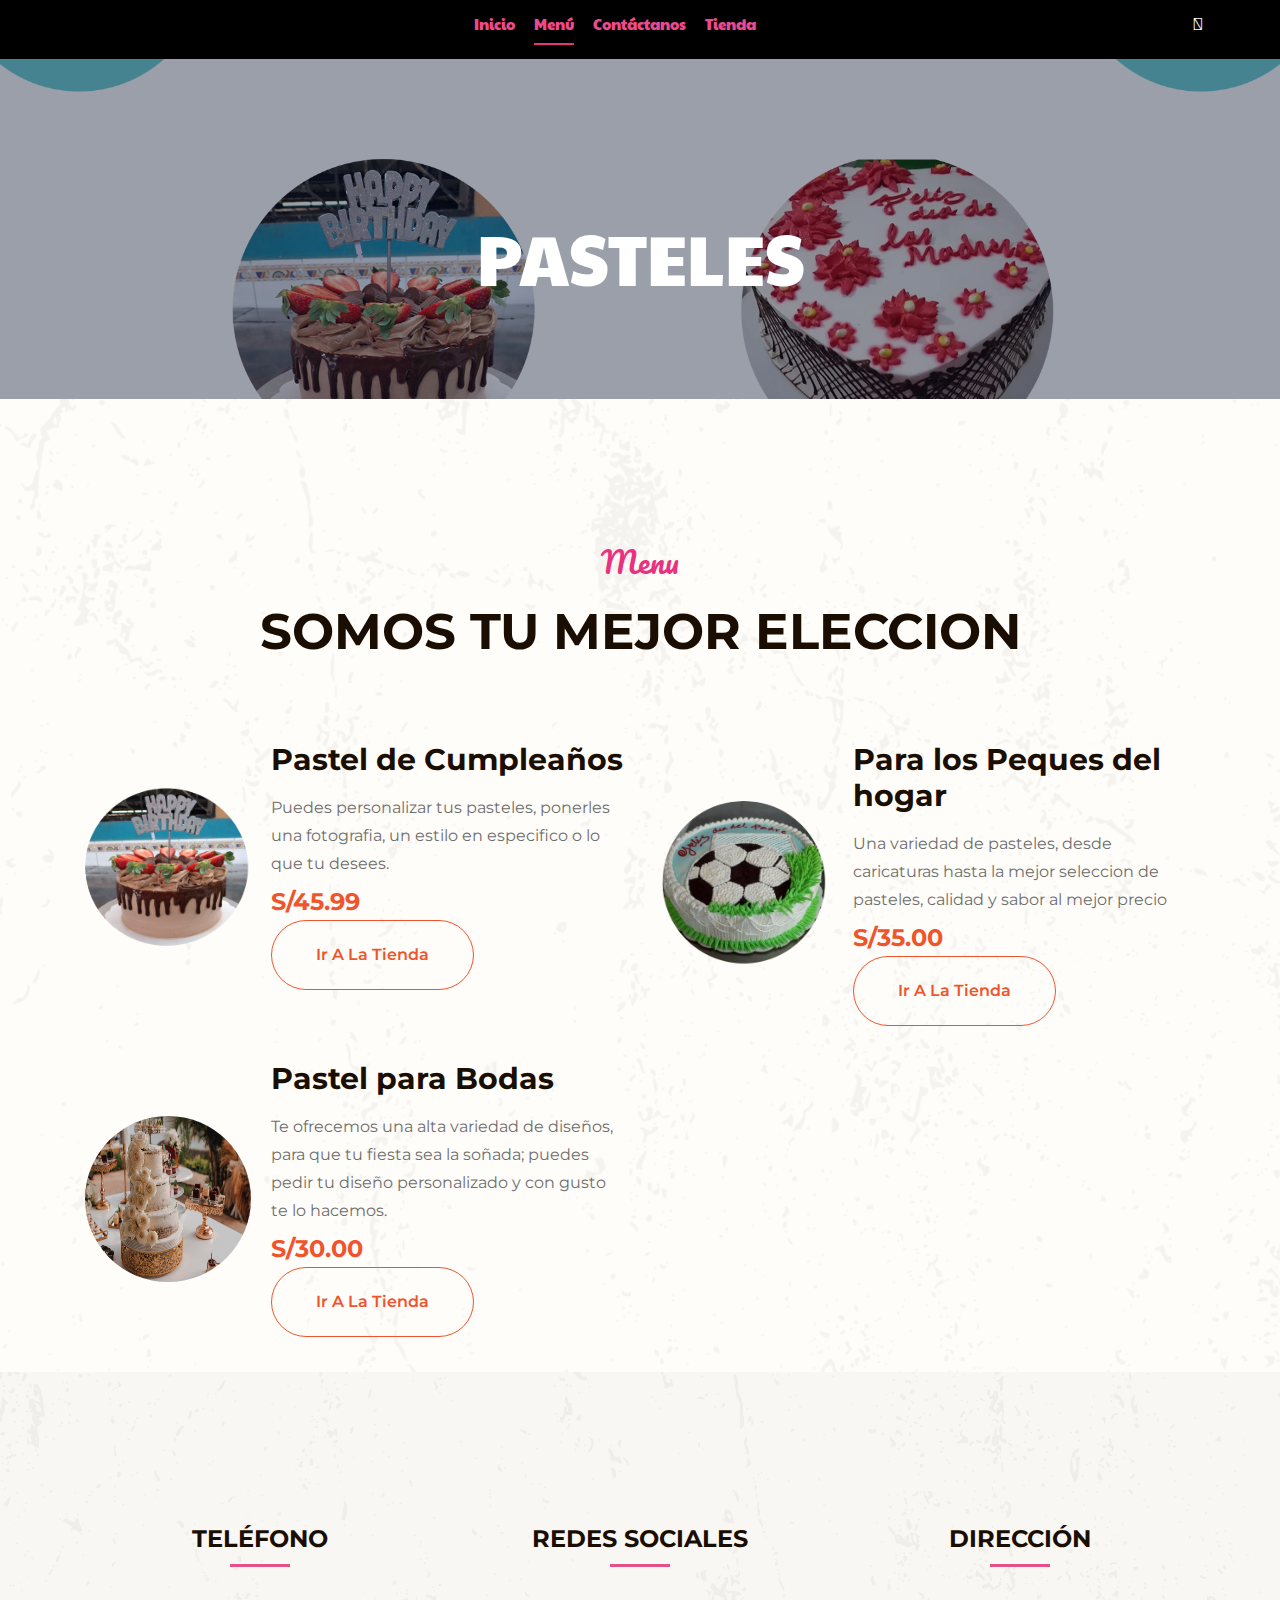
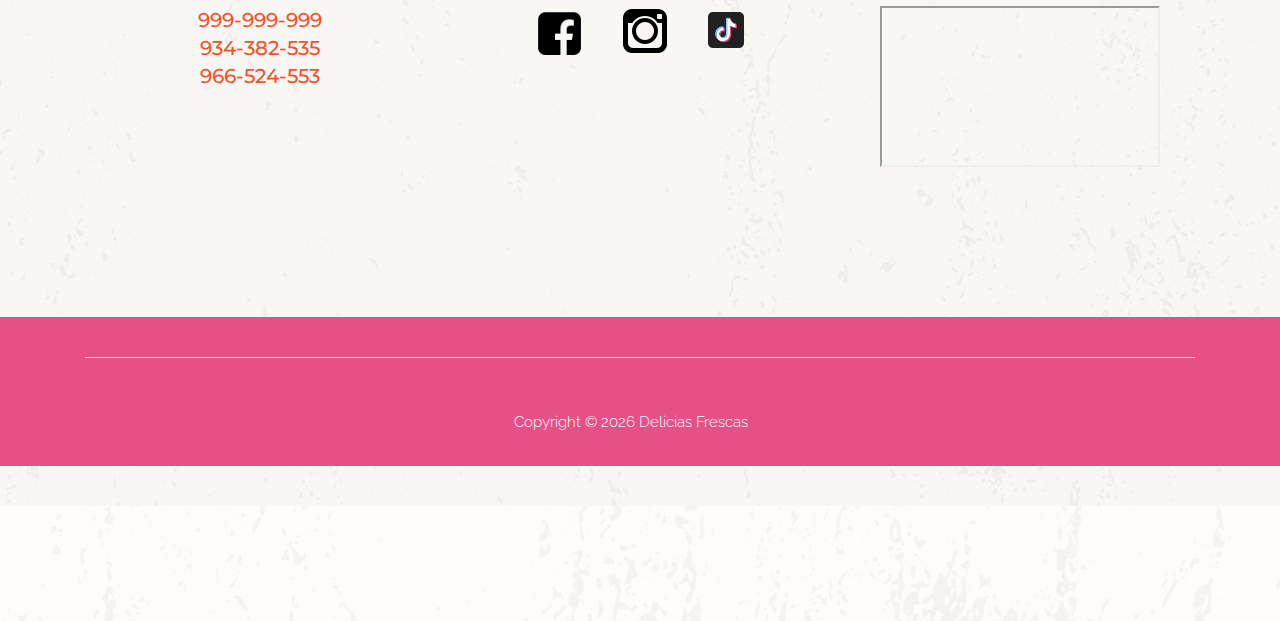
<file: Pasteles.html>
<!doctype html>
<html class="no-js" lang="zxx">

<head>
    <meta charset="utf-8" />
    <meta http-equiv="x-ua-compatible" content="ie=edge" />
    <title>Pasteleria Nataly</title>
    <meta name="description" content="" />
    <meta name="viewport" content="width=device-width, initial-scale=1" />

    <!-- <link rel="manifest" href="site.webmanifest"> -->
    <link rel="shortcut icon" type="image/x-icon" href="img/pastel.png" />
    <!-- Place favicon.ico in the root directory -->

    <!-- CSS here -->
    <link rel="stylesheet" href="css/bootstrap.min.css">
    <link rel="stylesheet" href="css/owl.carousel.min.css">
    <link rel="stylesheet" href="css/magnific-popup.css">
    <link rel="stylesheet" href="css/font-awesome.min.css">
    <link rel="stylesheet" href="css/themify-icons.css">
    <link rel="stylesheet" href="css/nice-select.css">
    <link rel="stylesheet" href="css/flaticon.css">
    <link rel="stylesheet" href="css/animate.css">
    <link rel="stylesheet" href="css/slicknav.css">
    <link rel="stylesheet" href="css/style.css">
    <link rel="stylesheet" href="https://cdnjs.cloudflare.com/ajax/libs/font-awesome/6.5.2/css/all.min.css" integrity="sha512-SnH5WK+bZxgPHs44uWIX+LLJAJ9/2PkPKZ5QiAj6Ta86w+fsb2TkcmfRyVX3pBnMFcV7oQPJkl9QevSCWr3W6A==" crossorigin="anonymous" referrerpolicy="no-referrer" />

    <!-- <link rel="stylesheet" href="css/responsive.css"> -->
</head>

<body>
    <!--[if lte IE 9]>
            <p class="browserupgrade">You are using an <strong>outdated</strong> browser. Please <a href="https://browsehappy.com/">upgrade your browser</a> to improve your experience and security.</p>
        <![endif]-->

      <!-- header-start -->
      <header>
        <div class="header-area">
          <div id="sticky-header" class="main-header-area">
            <div class="container-fluid p-0">
              <div class="row align-items-center no-gutters">
                <div class="col-xl-12 col-lg-12">
                  <div class="main-menu d-none d-lg-block col-12" style="text-align: center; margin: 1%;">
                    <nav class="col-12">
                      <ul id="navigation" style="display: inline-block; text-align: left;">
                        <li><a href="index.html"><font color="#ed4a8d">Inicio</font></a></li>
                        <li><a  class="active" href=""><font color="#ed4a8d"> Menú</font></a>
                          <ul class="submenu">
                            <li><a href="Panaderia.html">Panaderia</a></li>
                            <li><a href="Bebidas.html">Bebida</a></li>
                          </ul>
                        </li>
                        <li><a href="contact.html"><font color="#ed4a8d">Contáctanos</font></a></li>
                      <li><a href="tienda.html"><font color="#ed4a8d">Tienda</font></a></li>
                      </ul>
                      <a  class="login"  href="login.html"> <i class="fa-solid fa-user fa-2xl"></i>  </a>
                    </nav>
                  </div>
                </div>
                <div class="col-12">
                  <div class="mobile_menu d-block d-lg-none"></div>
                </div>
              </div>
            </div>
          </div>
        </div>
      </header>
      <!-- header-end -->

    <!-- bradcam_area_start -->
    <div class="bradcam_area breadcam_bg overlay">
        <h3>Pasteles</h3>
    </div>
    <!-- bradcam_area_end -->

   <!-- best_burgers_area_start  -->
   <div class="best_burgers_area">
    <div class="container">
        <div class="row">
            <div class="col-lg-12">
                <div class="section_title text-center mb-80">
                    <span>Menu</span>
                    <h3>Somos tu mejor eleccion</h3>
                </div>
            </div>
        </div>
        <div class="row">
           <!-- PRODUCTO 1 -->
            <div class="col-xl-6 col-md-6 col-lg-6">
                <div class="single_delicious d-flex align-items-center">
                    <div class="thumb">
                        <img src="img/productos/pasteles/1.png" alt="" height="166px"
                        width="166px">
                    </div>
                    <div class="info">
                        <h3>Pastel de Cumpleaños</h3>
                        <p>Puedes personalizar tus pasteles, ponerles una fotografia, un estilo en especifico o lo que tu desees.</p>
                        <span>S/45.99</span>
                        <a class="boxed-btn5" href="tienda.html">Ir a la tienda</a>

                    </div>
                </div>
            </div>
            <!-- PRODUCTO 2 -->
            <div class="col-md-6 col-lg-6">
                <div class="single_delicious d-flex align-items-center">
                    <div class="thumb">
                        <img src="img/productos/pasteles/2.png" alt="" height="166px">

                    </div>
                    <div class="info">
                        <h3>Para los Peques del hogar</h3>
                        <p>Una variedad de pasteles, desde caricaturas hasta la mejor seleccion de pasteles, calidad y sabor al mejor precio</p>
                        <span>S/35.00</span>
                        <a class="boxed-btn5" href="tienda.html">Ir a la tienda</a>

                    </div>
                </div>
            </div>
            <!-- PRODUCTO 3 -->
            <div class="col-lg-6 col-md-6">
                <div class="single_delicious d-flex align-items-center">
                    <div class="thumb">
                      <img src="img/productos/pasteles/5.jpeg" alt="" height="166px" width="166px">
                    </div>
                    <div class="info">
                        <h3>Pastel para Bodas</h3>
                        <p>Te ofrecemos una alta variedad de diseños, para que tu fiesta sea la soñada; puedes pedir tu diseño personalizado y con gusto te lo hacemos.</p>
                        <span>S/30.00</span>
                        <a class="boxed-btn5" href="tienda.html">Ir a la tienda</a>
                    </div>
            </div>

          
              
              

          
<!-- FIN PASTELES -->
           
        </div>
    </div>
</div>
<!-- best_burgers_area_end  -->

      <!-- FIN PRODUCTOS -->
      <footer class="footer">
        <div class="footer_top">
          <div class="container">
            <div class="row">
              <div class="col-xl-4 col-md-6 col-lg-4">
                <div class="footer_widget text-center">
                  <h3 class="footer_title">TELÉFONO</h3>
                  <a class="number" href="#">999-999-999</a>
                  <a class="number" href="#">934-382-535</a>
                  <a class="number" href="#">966-524-553</a>
                </div>
              </div>
              <div class="col-xl-4 col-md-6 col-lg-4">
                <div class="footer_widget text-center">
                  <h3 class="footer_title">REDES SOCIALES</h3>
                  <div class="d-flex justify-content-center">
                    <a class="mx-3" href="#">
                      <img src="./img/redessociales/facebook.png" alt="" width="57px">
                    </a>
                    <a class="mx-3" href="#">
                      <img src="./img/redessociales/instagram.png" alt="">
                    </a>
                    <a class="mx-3" href="#">
                      <img src="./img/redessociales/tiktok.png" alt="" >
                    </a>
                  </div>
                </div>
              </div>
              <div class="col-xl-4 col-md-6 col-lg-4">
                <div class="footer_widget text-center">
                  <h3 class="footer_title">DIRECCIÓN</h3>
                  <div class="row">
                    <!-- Ubicación 1 -->
                    <div class="col-lg-12">
                      <div class="thumb" style="padding: 0% 10%; height: 100%;">
                        <a href="https://maps.app.goo.gl/eDWpSTx3tXq2QBPh9">
                          <iframe style="height: 100%;" src="https://www.google.com/maps/embed?pb=!1m18!1m12!1m3!1d3903.4271277840294!2d-77.07752982906129!3d-11.9449016790051!2m3!1f0!2f0!3f0!3m2!1i1024!2i768!4f13.1!3m3!1m2!1s0x9105d19c17001997%3A0xfb202b39d72b4bd2!2sGrupo%20A7%20Contrata%20-%20Arquitectura.Dise%C3%B1o.Construcci%C3%B3n!5e0!3m2!1ses-419!2spe!4v1720023181635!5m2!1ses-419!2spe" width="100%" height="450" style="border:0;" allowfullscreen="" loading="lazy" referrerpolicy="no-referrer-when-downgrade"></iframe>
                        </a>
                      </div>
                    </div>
                  </div>
                </div>
              </div>
            </div>
          </div>
        </div>
        <div class="copy-right_text">
          <div class="container">
            <div class="footer_border"></div>
            <div class="row">
              <div class="col-xl-12">
                <p class="copy_right text-center">
                  Copyright &copy;
                  <script>
                    document.write(new Date().getFullYear());
                  </script>
                  Delicias Frescas <i class="fa fa-heart"></i>
                </p>
              </div>
            </div>
          </div>
        </div>
      </footer>
    <!-- footer_end  -->

    <!-- JS here -->
    <script src="js/vendor/modernizr-3.5.0.min.js"></script>
    <script src="js/vendor/jquery-1.12.4.min.js"></script>
    <script src="js/popper.min.js"></script>
    <script src="js/bootstrap.min.js"></script>
    <script src="js/owl.carousel.min.js"></script>
    <script src="js/isotope.pkgd.min.js"></script>
    <script src="js/ajax-form.js"></script>
    <script src="js/waypoints.min.js"></script>
    <script src="js/jquery.counterup.min.js"></script>
    <script src="js/imagesloaded.pkgd.min.js"></script>
    <script src="js/scrollIt.js"></script>
    <script src="js/jquery.scrollUp.min.js"></script>
    <script src="js/wow.min.js"></script>
    <script src="js/nice-select.min.js"></script>
    <script src="js/jquery.slicknav.min.js"></script>
    <script src="js/jquery.magnific-popup.min.js"></script>
    <script src="js/plugins.js"></script>

    <!--contact js-->
    <script src="js/contact.js"></script>
    <script src="js/jquery.ajaxchimp.min.js"></script>
    <script src="js/jquery.form.js"></script>
    <script src="js/jquery.validate.min.js"></script>
    <script src="js/mail-script.js"></script>

    <script src="js/main.js"></script>

</body>

</html>
</file>
<file: css/themify-icons.css>
@font-face {
	font-family: 'themify';
	src:url('../fonts/themify.eot?-fvbane');
	src:url('../fonts/themify.eot?#iefix-fvbane') format('embedded-opentype'),
		url('../fonts/themify.woff?-fvbane') format('woff'),
		url('../fonts/themify.ttf?-fvbane') format('truetype'),
		url('../fonts/themify.svg?-fvbane#themify') format('svg');
	font-weight: normal;
	font-style: normal;
}

[class^="ti-"], [class*=" ti-"] {
	font-family: 'themify';
	/* speak: none; */
	font-style: normal;
	font-weight: normal;
	font-variant: normal;
	text-transform: none;
	line-height: 1;

	/* Better Font Rendering =========== */
	-webkit-font-smoothing: antialiased;
	-moz-osx-font-smoothing: grayscale;
}

.ti-wand:before {
	content: "\e600";
}
.ti-volume:before {
	content: "\e601";
}
.ti-user:before {
	content: "\e602";
}
.ti-unlock:before {
	content: "\e603";
}
.ti-unlink:before {
	content: "\e604";
}
.ti-trash:before {
	content: "\e605";
}
.ti-thought:before {
	content: "\e606";
}
.ti-target:before {
	content: "\e607";
}
.ti-tag:before {
	content: "\e608";
}
.ti-tablet:before {
	content: "\e609";
}
.ti-star:before {
	content: "\e60a";
}
.ti-spray:before {
	content: "\e60b";
}
.ti-signal:before {
	content: "\e60c";
}
.ti-shopping-cart:before {
	content: "\e60d";
}
.ti-shopping-cart-full:before {
	content: "\e60e";
}
.ti-settings:before {
	content: "\e60f";
}
.ti-search:before {
	content: "\e610";
}
.ti-zoom-in:before {
	content: "\e611";
}
.ti-zoom-out:before {
	content: "\e612";
}
.ti-cut:before {
	content: "\e613";
}
.ti-ruler:before {
	content: "\e614";
}
.ti-ruler-pencil:before {
	content: "\e615";
}
.ti-ruler-alt:before {
	content: "\e616";
}
.ti-bookmark:before {
	content: "\e617";
}
.ti-bookmark-alt:before {
	content: "\e618";
}
.ti-reload:before {
	content: "\e619";
}
.ti-plus:before {
	content: "\e61a";
}
.ti-pin:before {
	content: "\e61b";
}
.ti-pencil:before {
	content: "\e61c";
}
.ti-pencil-alt:before {
	content: "\e61d";
}
.ti-paint-roller:before {
	content: "\e61e";
}
.ti-paint-bucket:before {
	content: "\e61f";
}
.ti-na:before {
	content: "\e620";
}
.ti-mobile:before {
	content: "\e621";
}
.ti-minus:before {
	content: "\e622";
}
.ti-medall:before {
	content: "\e623";
}
.ti-medall-alt:before {
	content: "\e624";
}
.ti-marker:before {
	content: "\e625";
}
.ti-marker-alt:before {
	content: "\e626";
}
.ti-arrow-up:before {
	content: "\e627";
}
.ti-arrow-right:before {
	content: "\e628";
}
.ti-arrow-left:before {
	content: "\e629";
}
.ti-arrow-down:before {
	content: "\e62a";
}
.ti-lock:before {
	content: "\e62b";
}
.ti-location-arrow:before {
	content: "\e62c";
}
.ti-link:before {
	content: "\e62d";
}
.ti-layout:before {
	content: "\e62e";
}
.ti-layers:before {
	content: "\e62f";
}
.ti-layers-alt:before {
	content: "\e630";
}
.ti-key:before {
	content: "\e631";
}
.ti-import:before {
	content: "\e632";
}
.ti-image:before {
	content: "\e633";
}
.ti-heart:before {
	content: "\e634";
}
.ti-heart-broken:before {
	content: "\e635";
}
.ti-hand-stop:before {
	content: "\e636";
}
.ti-hand-open:before {
	content: "\e637";
}
.ti-hand-drag:before {
	content: "\e638";
}
.ti-folder:before {
	content: "\e639";
}
.ti-flag:before {
	content: "\e63a";
}
.ti-flag-alt:before {
	content: "\e63b";
}
.ti-flag-alt-2:before {
	content: "\e63c";
}
.ti-eye:before {
	content: "\e63d";
}
.ti-export:before {
	content: "\e63e";
}
.ti-exchange-vertical:before {
	content: "\e63f";
}
.ti-desktop:before {
	content: "\e640";
}
.ti-cup:before {
	content: "\e641";
}
.ti-crown:before {
	content: "\e642";
}
.ti-comments:before {
	content: "\e643";
}
.ti-comment:before {
	content: "\e644";
}
.ti-comment-alt:before {
	content: "\e645";
}
.ti-close:before {
	content: "\e646";
}
.ti-clip:before {
	content: "\e647";
}
.ti-angle-up:before {
	content: "\e648";
}
.ti-angle-right:before {
	content: "\e649";
}
.ti-angle-left:before {
	content: "\e64a";
}
.ti-angle-down:before {
	content: "\e64b";
}
.ti-check:before {
	content: "\e64c";
}
.ti-check-box:before {
	content: "\e64d";
}
.ti-camera:before {
	content: "\e64e";
}
.ti-announcement:before {
	content: "\e64f";
}
.ti-brush:before {
	content: "\e650";
}
.ti-briefcase:before {
	content: "\e651";
}
.ti-bolt:before {
	content: "\e652";
}
.ti-bolt-alt:before {
	content: "\e653";
}
.ti-blackboard:before {
	content: "\e654";
}
.ti-bag:before {
	content: "\e655";
}
.ti-move:before {
	content: "\e656";
}
.ti-arrows-vertical:before {
	content: "\e657";
}
.ti-arrows-horizontal:before {
	content: "\e658";
}
.ti-fullscreen:before {
	content: "\e659";
}
.ti-arrow-top-right:before {
	content: "\e65a";
}
.ti-arrow-top-left:before {
	content: "\e65b";
}
.ti-arrow-circle-up:before {
	content: "\e65c";
}
.ti-arrow-circle-right:before {
	content: "\e65d";
}
.ti-arrow-circle-left:before {
	content: "\e65e";
}
.ti-arrow-circle-down:before {
	content: "\e65f";
}
.ti-angle-double-up:before {
	content: "\e660";
}
.ti-angle-double-right:before {
	content: "\e661";
}
.ti-angle-double-left:before {
	content: "\e662";
}
.ti-angle-double-down:before {
	content: "\e663";
}
.ti-zip:before {
	content: "\e664";
}
.ti-world:before {
	content: "\e665";
}
.ti-wheelchair:before {
	content: "\e666";
}
.ti-view-list:before {
	content: "\e667";
}
.ti-view-list-alt:before {
	content: "\e668";
}
.ti-view-grid:before {
	content: "\e669";
}
.ti-uppercase:before {
	content: "\e66a";
}
.ti-upload:before {
	content: "\e66b";
}
.ti-underline:before {
	content: "\e66c";
}
.ti-truck:before {
	content: "\e66d";
}
.ti-timer:before {
	content: "\e66e";
}
.ti-ticket:before {
	content: "\e66f";
}
.ti-thumb-up:before {
	content: "\e670";
}
.ti-thumb-down:before {
	content: "\e671";
}
.ti-text:before {
	content: "\e672";
}
.ti-stats-up:before {
	content: "\e673";
}
.ti-stats-down:before {
	content: "\e674";
}
.ti-split-v:before {
	content: "\e675";
}
.ti-split-h:before {
	content: "\e676";
}
.ti-smallcap:before {
	content: "\e677";
}
.ti-shine:before {
	content: "\e678";
}
.ti-shift-right:before {
	content: "\e679";
}
.ti-shift-left:before {
	content: "\e67a";
}
.ti-shield:before {
	content: "\e67b";
}
.ti-notepad:before {
	content: "\e67c";
}
.ti-server:before {
	content: "\e67d";
}
.ti-quote-right:before {
	content: "\e67e";
}
.ti-quote-left:before {
	content: "\e67f";
}
.ti-pulse:before {
	content: "\e680";
}
.ti-printer:before {
	content: "\e681";
}
.ti-power-off:before {
	content: "\e682";
}
.ti-plug:before {
	content: "\e683";
}
.ti-pie-chart:before {
	content: "\e684";
}
.ti-paragraph:before {
	content: "\e685";
}
.ti-panel:before {
	content: "\e686";
}
.ti-package:before {
	content: "\e687";
}
.ti-music:before {
	content: "\e688";
}
.ti-music-alt:before {
	content: "\e689";
}
.ti-mouse:before {
	content: "\e68a";
}
.ti-mouse-alt:before {
	content: "\e68b";
}
.ti-money:before {
	content: "\e68c";
}
.ti-microphone:before {
	content: "\e68d";
}
.ti-menu:before {
	content: "\e68e";
}
.ti-menu-alt:before {
	content: "\e68f";
}
.ti-map:before {
	content: "\e690";
}
.ti-map-alt:before {
	content: "\e691";
}
.ti-loop:before {
	content: "\e692";
}
.ti-location-pin:before {
	content: "\e693";
}
.ti-list:before {
	content: "\e694";
}
.ti-light-bulb:before {
	content: "\e695";
}
.ti-Italic:before {
	content: "\e696";
}
.ti-info:before {
	content: "\e697";
}
.ti-infinite:before {
	content: "\e698";
}
.ti-id-badge:before {
	content: "\e699";
}
.ti-hummer:before {
	content: "\e69a";
}
.ti-home:before {
	content: "\e69b";
}
.ti-help:before {
	content: "\e69c";
}
.ti-headphone:before {
	content: "\e69d";
}
.ti-harddrives:before {
	content: "\e69e";
}
.ti-harddrive:before {
	content: "\e69f";
}
.ti-gift:before {
	content: "\e6a0";
}
.ti-game:before {
	content: "\e6a1";
}
.ti-filter:before {
	content: "\e6a2";
}
.ti-files:before {
	content: "\e6a3";
}
.ti-file:before {
	content: "\e6a4";
}
.ti-eraser:before {
	content: "\e6a5";
}
.ti-envelope:before {
	content: "\e6a6";
}
.ti-download:before {
	content: "\e6a7";
}
.ti-direction:before {
	content: "\e6a8";
}
.ti-direction-alt:before {
	content: "\e6a9";
}
.ti-dashboard:before {
	content: "\e6aa";
}
.ti-control-stop:before {
	content: "\e6ab";
}
.ti-control-shuffle:before {
	content: "\e6ac";
}
.ti-control-play:before {
	content: "\e6ad";
}
.ti-control-pause:before {
	content: "\e6ae";
}
.ti-control-forward:before {
	content: "\e6af";
}
.ti-control-backward:before {
	content: "\e6b0";
}
.ti-cloud:before {
	content: "\e6b1";
}
.ti-cloud-up:before {
	content: "\e6b2";
}
.ti-cloud-down:before {
	content: "\e6b3";
}
.ti-clipboard:before {
	content: "\e6b4";
}
.ti-car:before {
	content: "\e6b5";
}
.ti-calendar:before {
	content: "\e6b6";
}
.ti-book:before {
	content: "\e6b7";
}
.ti-bell:before {
	content: "\e6b8";
}
.ti-basketball:before {
	content: "\e6b9";
}
.ti-bar-chart:before {
	content: "\e6ba";
}
.ti-bar-chart-alt:before {
	content: "\e6bb";
}
.ti-back-right:before {
	content: "\e6bc";
}
.ti-back-left:before {
	content: "\e6bd";
}
.ti-arrows-corner:before {
	content: "\e6be";
}
.ti-archive:before {
	content: "\e6bf";
}
.ti-anchor:before {
	content: "\e6c0";
}
.ti-align-right:before {
	content: "\e6c1";
}
.ti-align-left:before {
	content: "\e6c2";
}
.ti-align-justify:before {
	content: "\e6c3";
}
.ti-align-center:before {
	content: "\e6c4";
}
.ti-alert:before {
	content: "\e6c5";
}
.ti-alarm-clock:before {
	content: "\e6c6";
}
.ti-agenda:before {
	content: "\e6c7";
}
.ti-write:before {
	content: "\e6c8";
}
.ti-window:before {
	content: "\e6c9";
}
.ti-widgetized:before {
	content: "\e6ca";
}
.ti-widget:before {
	content: "\e6cb";
}
.ti-widget-alt:before {
	content: "\e6cc";
}
.ti-wallet:before {
	content: "\e6cd";
}
.ti-video-clapper:before {
	content: "\e6ce";
}
.ti-video-camera:before {
	content: "\e6cf";
}
.ti-vector:before {
	content: "\e6d0";
}
.ti-themify-logo:before {
	content: "\e6d1";
}
.ti-themify-favicon:before {
	content: "\e6d2";
}
.ti-themify-favicon-alt:before {
	content: "\e6d3";
}
.ti-support:before {
	content: "\e6d4";
}
.ti-stamp:before {
	content: "\e6d5";
}
.ti-split-v-alt:before {
	content: "\e6d6";
}
.ti-slice:before {
	content: "\e6d7";
}
.ti-shortcode:before {
	content: "\e6d8";
}
.ti-shift-right-alt:before {
	content: "\e6d9";
}
.ti-shift-left-alt:before {
	content: "\e6da";
}
.ti-ruler-alt-2:before {
	content: "\e6db";
}
.ti-receipt:before {
	content: "\e6dc";
}
.ti-pin2:before {
	content: "\e6dd";
}
.ti-pin-alt:before {
	content: "\e6de";
}
.ti-pencil-alt2:before {
	content: "\e6df";
}
.ti-palette:before {
	content: "\e6e0";
}
.ti-more:before {
	content: "\e6e1";
}
.ti-more-alt:before {
	content: "\e6e2";
}
.ti-microphone-alt:before {
	content: "\e6e3";
}
.ti-magnet:before {
	content: "\e6e4";
}
.ti-line-double:before {
	content: "\e6e5";
}
.ti-line-dotted:before {
	content: "\e6e6";
}
.ti-line-dashed:before {
	content: "\e6e7";
}
.ti-layout-width-full:before {
	content: "\e6e8";
}
.ti-layout-width-default:before {
	content: "\e6e9";
}
.ti-layout-width-default-alt:before {
	content: "\e6ea";
}
.ti-layout-tab:before {
	content: "\e6eb";
}
.ti-layout-tab-window:before {
	content: "\e6ec";
}
.ti-layout-tab-v:before {
	content: "\e6ed";
}
.ti-layout-tab-min:before {
	content: "\e6ee";
}
.ti-layout-slider:before {
	content: "\e6ef";
}
.ti-layout-slider-alt:before {
	content: "\e6f0";
}
.ti-layout-sidebar-right:before {
	content: "\e6f1";
}
.ti-layout-sidebar-none:before {
	content: "\e6f2";
}
.ti-layout-sidebar-left:before {
	content: "\e6f3";
}
.ti-layout-placeholder:before {
	content: "\e6f4";
}
.ti-layout-menu:before {
	content: "\e6f5";
}
.ti-layout-menu-v:before {
	content: "\e6f6";
}
.ti-layout-menu-separated:before {
	content: "\e6f7";
}
.ti-layout-menu-full:before {
	content: "\e6f8";
}
.ti-layout-media-right-alt:before {
	content: "\e6f9";
}
.ti-layout-media-right:before {
	content: "\e6fa";
}
.ti-layout-media-overlay:before {
	content: "\e6fb";
}
.ti-layout-media-overlay-alt:before {
	content: "\e6fc";
}
.ti-layout-media-overlay-alt-2:before {
	content: "\e6fd";
}
.ti-layout-media-left-alt:before {
	content: "\e6fe";
}
.ti-layout-media-left:before {
	content: "\e6ff";
}
.ti-layout-media-center-alt:before {
	content: "\e700";
}
.ti-layout-media-center:before {
	content: "\e701";
}
.ti-layout-list-thumb:before {
	content: "\e702";
}
.ti-layout-list-thumb-alt:before {
	content: "\e703";
}
.ti-layout-list-post:before {
	content: "\e704";
}
.ti-layout-list-large-image:before {
	content: "\e705";
}
.ti-layout-line-solid:before {
	content: "\e706";
}
.ti-layout-grid4:before {
	content: "\e707";
}
.ti-layout-grid3:before {
	content: "\e708";
}
.ti-layout-grid2:before {
	content: "\e709";
}
.ti-layout-grid2-thumb:before {
	content: "\e70a";
}
.ti-layout-cta-right:before {
	content: "\e70b";
}
.ti-layout-cta-left:before {
	content: "\e70c";
}
.ti-layout-cta-center:before {
	content: "\e70d";
}
.ti-layout-cta-btn-right:before {
	content: "\e70e";
}
.ti-layout-cta-btn-left:before {
	content: "\e70f";
}
.ti-layout-column4:before {
	content: "\e710";
}
.ti-layout-column3:before {
	content: "\e711";
}
.ti-layout-column2:before {
	content: "\e712";
}
.ti-layout-accordion-separated:before {
	content: "\e713";
}
.ti-layout-accordion-merged:before {
	content: "\e714";
}
.ti-layout-accordion-list:before {
	content: "\e715";
}
.ti-ink-pen:before {
	content: "\e716";
}
.ti-info-alt:before {
	content: "\e717";
}
.ti-help-alt:before {
	content: "\e718";
}
.ti-headphone-alt:before {
	content: "\e719";
}
.ti-hand-point-up:before {
	content: "\e71a";
}
.ti-hand-point-right:before {
	content: "\e71b";
}
.ti-hand-point-left:before {
	content: "\e71c";
}
.ti-hand-point-down:before {
	content: "\e71d";
}
.ti-gallery:before {
	content: "\e71e";
}
.ti-face-smile:before {
	content: "\e71f";
}
.ti-face-sad:before {
	content: "\e720";
}
.ti-credit-card:before {
	content: "\e721";
}
.ti-control-skip-forward:before {
	content: "\e722";
}
.ti-control-skip-backward:before {
	content: "\e723";
}
.ti-control-record:before {
	content: "\e724";
}
.ti-control-eject:before {
	content: "\e725";
}
.ti-comments-smiley:before {
	content: "\e726";
}
.ti-brush-alt:before {
	content: "\e727";
}
.ti-youtube:before {
	content: "\e728";
}
.ti-vimeo:before {
	content: "\e729";
}
.ti-twitter:before {
	content: "\e72a";
}
.ti-time:before {
	content: "\e72b";
}
.ti-tumblr:before {
	content: "\e72c";
}
.ti-skype:before {
	content: "\e72d";
}
.ti-share:before {
	content: "\e72e";
}
.ti-share-alt:before {
	content: "\e72f";
}
.ti-rocket:before {
	content: "\e730";
}
.ti-pinterest:before {
	content: "\e731";
}
.ti-new-window:before {
	content: "\e732";
}
.ti-microsoft:before {
	content: "\e733";
}
.ti-list-ol:before {
	content: "\e734";
}
.ti-linkedin:before {
	content: "\e735";
}
.ti-layout-sidebar-2:before {
	content: "\e736";
}
.ti-layout-grid4-alt:before {
	content: "\e737";
}
.ti-layout-grid3-alt:before {
	content: "\e738";
}
.ti-layout-grid2-alt:before {
	content: "\e739";
}
.ti-layout-column4-alt:before {
	content: "\e73a";
}
.ti-layout-column3-alt:before {
	content: "\e73b";
}
.ti-layout-column2-alt:before {
	content: "\e73c";
}
.ti-instagram:before {
	content: "\e73d";
}
.ti-google:before {
	content: "\e73e";
}
.ti-github:before {
	content: "\e73f";
}
.ti-flickr:before {
	content: "\e740";
}
.ti-facebook:before {
	content: "\e741";
}
.ti-dropbox:before {
	content: "\e742";
}
.ti-dribbble:before {
	content: "\e743";
}
.ti-apple:before {
	content: "\e744";
}
.ti-android:before {
	content: "\e745";
}
.ti-save:before {
	content: "\e746";
}
.ti-save-alt:before {
	content: "\e747";
}
.ti-yahoo:before {
	content: "\e748";
}
.ti-wordpress:before {
	content: "\e749";
}
.ti-vimeo-alt:before {
	content: "\e74a";
}
.ti-twitter-alt:before {
	content: "\e74b";
}
.ti-tumblr-alt:before {
	content: "\e74c";
}
.ti-trello:before {
	content: "\e74d";
}
.ti-stack-overflow:before {
	content: "\e74e";
}
.ti-soundcloud:before {
	content: "\e74f";
}
.ti-sharethis:before {
	content: "\e750";
}
.ti-sharethis-alt:before {
	content: "\e751";
}
.ti-reddit:before {
	content: "\e752";
}
.ti-pinterest-alt:before {
	content: "\e753";
}
.ti-microsoft-alt:before {
	content: "\e754";
}
.ti-linux:before {
	content: "\e755";
}
.ti-jsfiddle:before {
	content: "\e756";
}
.ti-joomla:before {
	content: "\e757";
}
.ti-html5:before {
	content: "\e758";
}
.ti-flickr-alt:before {
	content: "\e759";
}
.ti-email:before {
	content: "\e75a";
}
.ti-drupal:before {
	content: "\e75b";
}
.ti-dropbox-alt:before {
	content: "\e75c";
}
.ti-css3:before {
	content: "\e75d";
}
.ti-rss:before {
	content: "\e75e";
}
.ti-rss-alt:before {
	content: "\e75f";
}
</file>
<file: css/nice-select.css>
.nice-select {
  -webkit-tap-highlight-color: transparent;
  background-color: #fff;
  border-radius: 5px;
  border: solid 1px #e8e8e8;
  box-sizing: border-box;
  clear: both;
  cursor: pointer;
  display: block;
  float: left;
  font-family: inherit;
  font-size: 14px;
  font-weight: normal;
  height: 42px;
  line-height: 40px;
  outline: none;
  padding-left: 18px;
  padding-right: 30px;
  position: relative;
  text-align: left !important;
  -webkit-transition: all 0.2s ease-in-out;
  transition: all 0.2s ease-in-out;
  -webkit-user-select: none;
     -moz-user-select: none;
      -ms-user-select: none;
          user-select: none;
  white-space: nowrap;
  width: auto; }
  .nice-select:hover {
    border-color: #dbdbdb; }
  .nice-select:active, .nice-select.open, .nice-select:focus {
    border-color: #999; }


  .nice-select.disabled {
    border-color: #ededed;
    color: #999;
    pointer-events: none; }
    .nice-select.disabled:after {
      border-color: #cccccc; }
  .nice-select.wide {
    width: 100%; }
    .nice-select.wide .list {
      left: 0 !important;
      right: 0 !important; }
  .nice-select.right {
    float: right; }
    .nice-select.right .list {
      left: auto;
      right: 0; }
  .nice-select.small {
    font-size: 12px;
    height: 36px;
    line-height: 34px; }
    .nice-select.small:after {
      height: 4px;
      width: 4px; }
    .nice-select.small .option {
      line-height: 34px;
      min-height: 34px; }
  .nice-select .list {
    background-color: #fff;
    border-radius: 5px;
    box-shadow: 0 0 0 1px rgba(68, 68, 68, 0.11);
    box-sizing: border-box;
    margin-top: 4px;
    opacity: 0;
    overflow: hidden;
    padding: 0;
    pointer-events: none;
    position: absolute;
    top: 100%;
    left: 0;
    -webkit-transform-origin: 50% 0;
        -ms-transform-origin: 50% 0;
            transform-origin: 50% 0;
    -webkit-transform: scale(0.75) translateY(-21px);
        -ms-transform: scale(0.75) translateY(-21px);
            transform: scale(0.75) translateY(-21px);
    -webkit-transition: all 0.2s cubic-bezier(0.5, 0, 0, 1.25), opacity 0.15s ease-out;
    transition: all 0.2s cubic-bezier(0.5, 0, 0, 1.25), opacity 0.15s ease-out;
    z-index: 9; }
    .nice-select .list:hover .option:not(:hover) {
      background-color: transparent !important; }
  .nice-select .option {
    cursor: pointer;
    font-weight: 400;
    line-height: 40px;
    list-style: none;
    min-height: 40px;
    outline: none;
    padding-left: 18px;
    padding-right: 29px;
    text-align: left;
    -webkit-transition: all 0.2s;
    transition: all 0.2s; }
    .nice-select .option:hover, .nice-select .option.focus, .nice-select .option.selected.focus {
      background-color: #f6f6f6; }
    .nice-select .option.selected {
      font-weight: bold; }
    .nice-select .option.disabled {
      background-color: transparent;
      color: #999;
      cursor: default; }

.no-csspointerevents .nice-select .list {
  display: none; }

.no-csspointerevents .nice-select.open .list {
  display: block; }





  /* ,,,,,,,,,,,,,,,, */


  .nice-select:after {
    content: "\e64b";
    display: block;
    height: 5px;
    margin-top: -5px;
    pointer-events: none;
    position: absolute;
    right: 30px;
    top: 8px;
    transition: all 0.15s ease-in-out;
    width: 5px;
    font-family: 'themify';
    color: #ddd; }

    .nice-select.open:after {
 }
    .nice-select.open .list {
      opacity: 1;
      pointer-events: auto;
      -webkit-transform: scale(1) translateY(0);
          -ms-transform: scale(1) translateY(0);
              transform: scale(1) translateY(0); }
</file>
<file: css/flaticon.css>
/*
  	Flaticon icon font: Flaticon
  	Creation date: 27/07/2019 08:27
  	*/

@font-face {
  font-family: "Flaticon";
  src: url("../fonts/Flaticon.eot");
  src: url("../fonts/Flaticon.eot?#iefix") format("embedded-opentype"),
       url("../fonts/Flaticon.woff2") format("woff2"),
       url("../fonts/Flaticon.woff") format("woff"),
       url("../fonts/Flaticon.ttf") format("truetype"),
       url("../fonts/Flaticon.svg#Flaticon") format("svg");
  font-weight: normal;
  font-style: normal;
}

@media screen and (-webkit-min-device-pixel-ratio:0) {
  @font-face {
    font-family: "Flaticon";
    src: url("../fonts/Flaticon.svg#Flaticon") format("svg");
  }
}

[class^="flaticon-"]:before, [class*=" flaticon-"]:before,
[class^="flaticon-"]:after, [class*=" flaticon-"]:after {   
  font-family: Flaticon;
font-style: normal;
}

.flaticon-left-arrow:before { content: "\f100"; }
.flaticon-right-arrow:before { content: "\f101"; }
.flaticon-play-button:before { content: "\f102"; }
.flaticon-quote:before { content: "\f103"; }
.flaticon-clock:before { content: "\f104"; }
.flaticon-world:before { content: "\f105"; }
.flaticon-mail:before { content: "\f106"; }
</file>
<file: css/style.css>
@import url("https://fonts.googleapis.com/css?family=Montserrat:100,100i,200,200i,300,300i,400,400i,500,500i,600,600i,700,700i,800|Pacifico|Paytone+One&display=swap");
@import url("https://fonts.googleapis.com/css?family=Raleway:300,400,500,600,700,800,900&display=swap");
/* line 1, ../../Arafath/CL/December/229. Restaurant (Burger)/HTML/scss/_extend.scss */
.flex-center-start {
  display: -webkit-box;
  display: -ms-flexbox;
  display: flex;
  -webkit-box-align: center;
  -ms-flex-align: center;
  align-items: center;
  -webkit-box-pack: start;
  -ms-flex-pack: start;
  justify-content: start;
}

/* Normal desktop :1200px. */
/* Normal desktop :992px. */
/* Tablet desktop :768px. */
/* small mobile :320px. */
/* Large Mobile :480px. */
/* 1. Theme default css */
/* line 4, ../../Arafath/CL/December/229. Restaurant (Burger)/HTML/scss/theme-default.scss */
body {
  font-family: 'Raleway', sans-serif;
  font-weight: normal;
  font-style: normal;
}

/* line 13, ../../Arafath/CL/December/229. Restaurant (Burger)/HTML/scss/theme-default.scss */
.img {
  max-width: 100%;
  -webkit-transition: 0.3s;
  -moz-transition: 0.3s;
  -o-transition: 0.3s;
  transition: 0.3s;
}

/* line 17, ../../Arafath/CL/December/229. Restaurant (Burger)/HTML/scss/theme-default.scss */
a,
.button {
  -webkit-transition: 0.3s;
  -moz-transition: 0.3s;
  -o-transition: 0.3s;
  transition: 0.3s;
}

/* line 21, ../../Arafath/CL/December/229. Restaurant (Burger)/HTML/scss/theme-default.scss */
a:focus,
.button:focus, button:focus {
  text-decoration: none;
  outline: none;
}

/* line 26, ../../Arafath/CL/December/229. Restaurant (Burger)/HTML/scss/theme-default.scss */
a:focus {
  color: #fff;
  text-decoration: none;
}

/* line 30, ../../Arafath/CL/December/229. Restaurant (Burger)/HTML/scss/theme-default.scss */
a:focus,
a:hover,
.portfolio-cat a:hover,
.footer -menu li a:hover {
  text-decoration: none;
  color: #1F1F1F;
}

/* line 37, ../../Arafath/CL/December/229. Restaurant (Burger)/HTML/scss/theme-default.scss */
a,
button {
  color: #1F1F1F;
  outline: medium none;
}

/* line 42, ../../Arafath/CL/December/229. Restaurant (Burger)/HTML/scss/theme-default.scss */
h1, h2, h3, h4, h5 {
  font-family: 'Raleway', sans-serif;
  color: #1F1F1F;
}

/* line 46, ../../Arafath/CL/December/229. Restaurant (Burger)/HTML/scss/theme-default.scss */
h1 a,
h2 a,
h3 a,
h4 a,
h5 a,
h6 a {
  color: inherit;
}

/* line 55, ../../Arafath/CL/December/229. Restaurant (Burger)/HTML/scss/theme-default.scss */
ul {
  margin: 0px;
  padding: 0px;
}

/* line 59, ../../Arafath/CL/December/229. Restaurant (Burger)/HTML/scss/theme-default.scss */
li {
  list-style: none;
}

/* line 62, ../../Arafath/CL/December/229. Restaurant (Burger)/HTML/scss/theme-default.scss */
p {
  font-size: 16px;
  font-weight: 300;
  line-height: 28px;
  color: #4D4D4D;
  margin-bottom: 13px;
  font-family: 'Raleway', sans-serif;
}

/* line 71, ../../Arafath/CL/December/229. Restaurant (Burger)/HTML/scss/theme-default.scss */
label {
  color: #7e7e7e;
  cursor: pointer;
  font-size: 14px;
  font-weight: 400;
}

/* line 77, ../../Arafath/CL/December/229. Restaurant (Burger)/HTML/scss/theme-default.scss */
*::-moz-selection {
  background: #444;
  color: #fff;
  text-shadow: none;
}

/* line 82, ../../Arafath/CL/December/229. Restaurant (Burger)/HTML/scss/theme-default.scss */
::-moz-selection {
  background: #444;
  color: #fff;
  text-shadow: none;
}

/* line 87, ../../Arafath/CL/December/229. Restaurant (Burger)/HTML/scss/theme-default.scss */
::selection {
  background: #444;
  color: #fff;
  text-shadow: none;
}

/* line 92, ../../Arafath/CL/December/229. Restaurant (Burger)/HTML/scss/theme-default.scss */
*::-webkit-input-placeholder {
  color: #cccccc;
  font-size: 14px;
  opacity: 1;
}

/* line 97, ../../Arafath/CL/December/229. Restaurant (Burger)/HTML/scss/theme-default.scss */
*:-ms-input-placeholder {
  color: #cccccc;
  font-size: 14px;
  opacity: 1;
}

/* line 102, ../../Arafath/CL/December/229. Restaurant (Burger)/HTML/scss/theme-default.scss */
*::-ms-input-placeholder {
  color: #cccccc;
  font-size: 14px;
  opacity: 1;
}

/* line 107, ../../Arafath/CL/December/229. Restaurant (Burger)/HTML/scss/theme-default.scss */
*::placeholder {
  color: #cccccc;
  font-size: 14px;
  opacity: 1;
}

/* line 113, ../../Arafath/CL/December/229. Restaurant (Burger)/HTML/scss/theme-default.scss */
h3 {
  font-size: 24px;
}

/* line 117, ../../Arafath/CL/December/229. Restaurant (Burger)/HTML/scss/theme-default.scss */
.mb-65 {
  margin-bottom: 67px;
}

/* line 121, ../../Arafath/CL/December/229. Restaurant (Burger)/HTML/scss/theme-default.scss */
.black-bg {
  background: #020c26 !important;
}

/* line 125, ../../Arafath/CL/December/229. Restaurant (Burger)/HTML/scss/theme-default.scss */
.white-bg {
  background: #ffffff;
}

/* line 128, ../../Arafath/CL/December/229. Restaurant (Burger)/HTML/scss/theme-default.scss */
.gray-bg {
  background: #f5f5f5;
}

/* line 133, ../../Arafath/CL/December/229. Restaurant (Burger)/HTML/scss/theme-default.scss */
.bg-img-1 {
  background-image: url(../img/slider/slider-img-1.jpg);
}

/* line 136, ../../Arafath/CL/December/229. Restaurant (Burger)/HTML/scss/theme-default.scss */
.bg-img-2 {
  background-image: url(../img/background-img/bg-img-2.jpg);
}

/* line 139, ../../Arafath/CL/December/229. Restaurant (Burger)/HTML/scss/theme-default.scss */
.cta-bg-1 {
  background-image: url(../img/background-img/bg-img-3.jpg);
}

/* line 144, ../../Arafath/CL/December/229. Restaurant (Burger)/HTML/scss/theme-default.scss */
.overlay {
  position: relative;
  z-index: 0;
}

/* line 148, ../../Arafath/CL/December/229. Restaurant (Burger)/HTML/scss/theme-default.scss */
.overlay::before {
  position: absolute;
  content: "";
  background-color: #040E27;
  top: 0;
  left: 0;
  width: 100%;
  height: 100%;
  z-index: -1;
  opacity: .4;
}

/* line 160, ../../Arafath/CL/December/229. Restaurant (Burger)/HTML/scss/theme-default.scss */
.overlay2 {
  position: relative;
  z-index: 0;
}

/* line 164, ../../Arafath/CL/December/229. Restaurant (Burger)/HTML/scss/theme-default.scss */
.overlay2::before {
  position: absolute;
  content: "";
  background-color: #131313;
  top: 0;
  left: 0;
  width: 100%;
  height: 100%;
  z-index: -1;
  opacity: 0.2;
}

/* line 176, ../../Arafath/CL/December/229. Restaurant (Burger)/HTML/scss/theme-default.scss */
.section-padding {
  padding-top: 120px;
  padding-bottom: 120px;
}

/* line 180, ../../Arafath/CL/December/229. Restaurant (Burger)/HTML/scss/theme-default.scss */
.pt-120 {
  padding-top: 120px;
}

/* button style */
/* line 186, ../../Arafath/CL/December/229. Restaurant (Burger)/HTML/scss/theme-default.scss */
.owl-carousel .owl-nav div {
  background: transparent;
  height: 54px;
  left: 0px;
  line-height: 54px;
  position: absolute;
  text-align: center;
  top: 50%;
  -webkit-transform: translateY(-50%);
  -ms-transform: translateY(-50%);
  transform: translateY(-50%);
  -webkit-transition: all 0.3s ease 0s;
  -o-transition: all 0.3s ease 0s;
  transition: all 0.3s ease 0s;
  width: 54px;
  font-size: 25px;
  color: #fff;
  background-color: rgba(255, 255, 255, 0.2);
  border-radius: 50%;
  left: 50px;
  font-size: 18px;
  line-height: 54px;
}

/* line 213, ../../Arafath/CL/December/229. Restaurant (Burger)/HTML/scss/theme-default.scss */
.owl-carousel .owl-nav div.owl-next {
  left: auto;
  right: 50px;
}

/* line 235, ../../Arafath/CL/December/229. Restaurant (Burger)/HTML/scss/theme-default.scss */
.owl-carousel:hover .owl-nav div {
  opacity: 1;
  visibility: visible;
}

/* line 238, ../../Arafath/CL/December/229. Restaurant (Burger)/HTML/scss/theme-default.scss */
.owl-carousel:hover .owl-nav div:hover {
  color: #fff;
  background: #009DFF;
}

/* line 247, ../../Arafath/CL/December/229. Restaurant (Burger)/HTML/scss/theme-default.scss */
.mb-20px {
  margin-bottom: 20px;
}

/* line 1, ../../Arafath/CL/December/229. Restaurant (Burger)/HTML/scss/_btn.scss */
.boxed-btn {
  background: #fff;
  color: #131313;
  display: inline-block;
  padding: 14px 44px;
  font-family: "Montserrat", sans-serif;
  font-size: 14px;
  font-weight: 400;
  border: 0;
  border: 1px solid #F0542C;
  letter-spacing: 3px;
  text-align: center;
  color: #F0542C !important;
  text-transform: uppercase;
  cursor: pointer;
}

/* line 17, ../../Arafath/CL/December/229. Restaurant (Burger)/HTML/scss/_btn.scss */
.boxed-btn:hover {
  background: #F0542C;
  color: #fff !important;
  border: 1px solid #F0542C;
}

/* line 22, ../../Arafath/CL/December/229. Restaurant (Burger)/HTML/scss/_btn.scss */
.boxed-btn:focus {
  outline: none;
}

/* line 25, ../../Arafath/CL/December/229. Restaurant (Burger)/HTML/scss/_btn.scss */
.boxed-btn.large-width {
  width: 220px;
}

/* line 29, ../../Arafath/CL/December/229. Restaurant (Burger)/HTML/scss/_btn.scss */
.boxed-btn3 {
  background: #e8327f;
  color: #fff;
  display: inline-block;
  padding: 18px 44px;
  font-family: "Montserrat", sans-serif;
  font-size: 16px;
  font-weight: 600;
  border: 0;
  border: 1px solid transparent;
  text-align: center;
  color: #fff !important;
  text-transform: uppercase;
  -webkit-transition: 0.5s;
  -moz-transition: 0.5s;
  -o-transition: 0.5s;
  transition: 0.5s;
  -webkit-border-radius: 30px;
  -moz-border-radius: 30px;
  border-radius: 30px;
  padding: 9px 30px;
  cursor: pointer;
}

/* line 47, ../../Arafath/CL/December/229. Restaurant (Burger)/HTML/scss/_btn.scss */
.boxed-btn3:hover {
  background: transparent;
  color: #e8327f !important;
  border: 1px solid #e8327f;
}

/* line 52, ../../Arafath/CL/December/229. Restaurant (Burger)/HTML/scss/_btn.scss */
.boxed-btn3:focus {
  outline: none;
}

/* line 56, ../../Arafath/CL/December/229. Restaurant (Burger)/HTML/scss/_btn.scss */
.boxed-btn5 {
  display: inline-block;
  font-family: "Montserrat", sans-serif;
  font-size: 16px;
  font-weight: 600;
  border: 0;
  border: 1px solid transparent;
  text-align: center;
  color: #fff !important;
  text-transform: capitalize;
  -webkit-transition: 0.5s;
  -moz-transition: 0.5s;
  -o-transition: 0.5s;
  transition: 0.5s;
  -webkit-border-radius: 50px;
  -moz-border-radius: 50px;
  border-radius: 50px;
  padding: 22px 44px;
  cursor: pointer;
  background: transparent;
  color: #F0542C !important;
  border: 1px solid #F0542C;
}

/* line 75, ../../Arafath/CL/December/229. Restaurant (Burger)/HTML/scss/_btn.scss */
.boxed-btn5:hover {
  background: transparent;
  color: #fff !important;
  background: #F0542C;
  color: #fff;
}

/* line 81, ../../Arafath/CL/December/229. Restaurant (Burger)/HTML/scss/_btn.scss */
.boxed-btn5:focus {
  outline: none;
}

@media (max-width: 767px) {
  /* line 56, ../../Arafath/CL/December/229. Restaurant (Burger)/HTML/scss/_btn.scss */
  .boxed-btn5 {
    padding: 12px;
  }
}

@media (min-width: 768px) and (max-width: 991px) {
  /* line 56, ../../Arafath/CL/December/229. Restaurant (Burger)/HTML/scss/_btn.scss */
  .boxed-btn5 {
    padding: 12px;
  }
}

@media (min-width: 992px) and (max-width: 1200px) {
  /* line 56, ../../Arafath/CL/December/229. Restaurant (Burger)/HTML/scss/_btn.scss */
  .boxed-btn5 {
    padding: 12px;
  }
}

/* line 94, ../../Arafath/CL/December/229. Restaurant (Burger)/HTML/scss/_btn.scss */
.boxed-btn2 {
  background: transparent;
  color: #fff;
  display: inline-block;
  padding: 18px 24px;
  font-family: "Montserrat", sans-serif;
  font-size: 14px;
  font-weight: 400;
  border: 0;
  border: 1px solid #fff;
  letter-spacing: 2px;
  text-transform: uppercase;
}

/* line 106, ../../Arafath/CL/December/229. Restaurant (Burger)/HTML/scss/_btn.scss */
.boxed-btn2:hover {
  background: #fff;
  color: #131313 !important;
}

/* line 110, ../../Arafath/CL/December/229. Restaurant (Burger)/HTML/scss/_btn.scss */
.boxed-btn2:focus {
  outline: none;
}

/* line 114, ../../Arafath/CL/December/229. Restaurant (Burger)/HTML/scss/_btn.scss */
.line-button {
  color: #919191;
  font-size: 16px;
  font-weight: 400;
  display: inline-block;
  position: relative;
  padding-right: 5px;
  padding-bottom: 2px;
}

/* line 122, ../../Arafath/CL/December/229. Restaurant (Burger)/HTML/scss/_btn.scss */
.line-button::before {
  position: absolute;
  content: "";
  background: #919191;
  width: 100%;
  height: 1px;
  bottom: 0;
  left: 0;
}

/* line 131, ../../Arafath/CL/December/229. Restaurant (Burger)/HTML/scss/_btn.scss */
.line-button:hover {
  color: #F0542C;
}

/* line 134, ../../Arafath/CL/December/229. Restaurant (Burger)/HTML/scss/_btn.scss */
.line-button:hover::before {
  background: #F0542C;
}

/* line 138, ../../Arafath/CL/December/229. Restaurant (Burger)/HTML/scss/_btn.scss */
.book_now {
  display: inline-block;
  font-size: 14px;
  color: #F0542C;
  border: 1px solid #F0542C;
  text-transform: capitalize;
  padding: 10px 25px;
}

/* line 145, ../../Arafath/CL/December/229. Restaurant (Burger)/HTML/scss/_btn.scss */
.book_now:hover {
  background: #F0542C;
  color: #fff;
}

/* line 2, ../../Arafath/CL/December/229. Restaurant (Burger)/HTML/scss/_section_title.scss */
.section_title span {
  color: #e8327f;
  font-size: 30px;
  font-weight: 400;
  margin-bottom: 18px;
  display: block;
  font-family: "Pacifico", cursive;
}

/* line 10, ../../Arafath/CL/December/229. Restaurant (Burger)/HTML/scss/_section_title.scss */
.section_title h3 {
  font-size: 50px;
  font-weight: 700;
  color: #1A0D01;
  font-family: "Montserrat", sans-serif;
  text-transform: uppercase;
}

@media (max-width: 767px) {
  /* line 10, ../../Arafath/CL/December/229. Restaurant (Burger)/HTML/scss/_section_title.scss */
  .section_title h3 {
    font-size: 30px;
    line-height: 36px;
  }
}

@media (min-width: 768px) and (max-width: 991px) {
  /* line 10, ../../Arafath/CL/December/229. Restaurant (Burger)/HTML/scss/_section_title.scss */
  .section_title h3 {
    font-size: 36px;
    line-height: 42px;
  }
}

@media (min-width: 992px) and (max-width: 1200px) {
  /* line 10, ../../Arafath/CL/December/229. Restaurant (Burger)/HTML/scss/_section_title.scss */
  .section_title h3 {
    font-size: 36px;
    line-height: 42px;
  }
}

@media (max-width: 767px) {
  /* line 28, ../../Arafath/CL/December/229. Restaurant (Burger)/HTML/scss/_section_title.scss */
  .section_title h3 br {
    display: none;
  }
}

@media (max-width: 767px) {
  /* line 28, ../../Arafath/CL/December/229. Restaurant (Burger)/HTML/scss/_section_title.scss */
  .section_title h3 br {
    display: none;
  }
}

@media (min-width: 992px) and (max-width: 1200px) {
  /* line 28, ../../Arafath/CL/December/229. Restaurant (Burger)/HTML/scss/_section_title.scss */
  .section_title h3 br {
    display: none;
  }
}

/* line 41, ../../Arafath/CL/December/229. Restaurant (Burger)/HTML/scss/_section_title.scss */
.mb-100 {
  margin-bottom: 100px;
}

@media (max-width: 767px) {
  /* line 41, ../../Arafath/CL/December/229. Restaurant (Burger)/HTML/scss/_section_title.scss */
  .mb-100 {
    margin-bottom: 40px;
  }
}

/* line 47, ../../Arafath/CL/December/229. Restaurant (Burger)/HTML/scss/_section_title.scss */
.mb-80 {
  margin-bottom: 80px;
}

@media (max-width: 767px) {
  /* line 47, ../../Arafath/CL/December/229. Restaurant (Burger)/HTML/scss/_section_title.scss */
  .mb-80 {
    margin-bottom: 40px;
  }
}

/* line 53, ../../Arafath/CL/December/229. Restaurant (Burger)/HTML/scss/_section_title.scss */
.mb-70 {
  margin-bottom: 67px;
}

@media (max-width: 767px) {
  /* line 53, ../../Arafath/CL/December/229. Restaurant (Burger)/HTML/scss/_section_title.scss */
  .mb-70 {
    margin-bottom: 40px;
  }
}

@media (max-width: 767px) {
  /* line 4, ../../Arafath/CL/December/229. Restaurant (Burger)/HTML/scss/_slick-nav.scss */
  .mobile_menu {
    position: absolute;
    right: 0px;
    width: 100%;
    z-index: 9;
  }
}

/* line 13, ../../Arafath/CL/December/229. Restaurant (Burger)/HTML/scss/_slick-nav.scss */
.slicknav_menu .slicknav_nav {
  background: #fff;
  float: right;
  margin-top: 0;
  padding: 0;
  width: 95%;
  padding: 0;
  border-radius: 0px;
  margin-top: 5px;
  position: absolute;
  left: 0;
  right: 0;
  margin: auto;
  top: 11px;
}

/* line 28, ../../Arafath/CL/December/229. Restaurant (Burger)/HTML/scss/_slick-nav.scss */
.slicknav_menu .slicknav_nav a:hover {
  background: transparent;
  color: #F0542C;
}

/* line 32, ../../Arafath/CL/December/229. Restaurant (Burger)/HTML/scss/_slick-nav.scss */
.slicknav_menu .slicknav_nav a.active {
  color: #F0542C;
}

@media (max-width: 767px) {
  /* line 35, ../../Arafath/CL/December/229. Restaurant (Burger)/HTML/scss/_slick-nav.scss */
  .slicknav_menu .slicknav_nav a i {
    display: none;
  }
}

@media (min-width: 768px) and (max-width: 991px) {
  /* line 35, ../../Arafath/CL/December/229. Restaurant (Burger)/HTML/scss/_slick-nav.scss */
  .slicknav_menu .slicknav_nav a i {
    display: none;
  }
}

/* line 44, ../../Arafath/CL/December/229. Restaurant (Burger)/HTML/scss/_slick-nav.scss */
.slicknav_menu .slicknav_nav .slicknav_btn {
  background-color: transparent;
  cursor: pointer;
  margin-bottom: 10px;
  margin-top: -40px;
  position: relative;
  z-index: 99;
  border: 1px solid #ddd;
  top: 3px;
  right: 5px;
  top: -32px;
}

/* line 55, ../../Arafath/CL/December/229. Restaurant (Burger)/HTML/scss/_slick-nav.scss */
.slicknav_menu .slicknav_nav .slicknav_btn .slicknav_icon {
  margin-right: 6px;
  margin-top: 3px;
  position: relative;
  padding-bottom: 3px;
  top: -11px;
  right: -5px;
}

@media (max-width: 767px) {
  /* line 12, ../../Arafath/CL/December/229. Restaurant (Burger)/HTML/scss/_slick-nav.scss */
  .slicknav_menu {
    margin-right: 0px;
  }
}

/* line 72, ../../Arafath/CL/December/229. Restaurant (Burger)/HTML/scss/_slick-nav.scss */
.slicknav_nav .slicknav_arrow {
  float: right;
  font-size: 22px;
  position: relative;
  top: -9px;
}

/* line 78, ../../Arafath/CL/December/229. Restaurant (Burger)/HTML/scss/_slick-nav.scss */
.slicknav_btn {
  background-color: transparent;
  cursor: pointer;
  margin-bottom: 10px;
  position: relative;
  z-index: 99;
  border: none;
  border-radius: 3px;
  top: 5px;
  padding: 5px;
  right: 5px;
  margin-top: -5px;
  top: -31px;
}

/* line 92, ../../Arafath/CL/December/229. Restaurant (Burger)/HTML/scss/_slick-nav.scss */
.slicknav_btn {
  background-color: transparent;
  cursor: pointer;
  margin-bottom: 10px;
  position: relative;
  z-index: 99;
  border: none;
  border-radius: 3px;
  top: 5px;
  padding: 5px;
  right: 0;
  margin-top: -5px;
  top: -41px;
}

/* line 106, ../../Arafath/CL/December/229. Restaurant (Burger)/HTML/scss/_slick-nav.scss */
.slicknav_btn {
  background-color: transparent;
  cursor: pointer;
  margin-bottom: 10px;
  position: relative;
  z-index: 99;
  border: none;
  border-radius: 3px;
  top: 5px;
  padding: 5px;
  right: -8px;
  margin-top: -5px;
  top: -31px;
}

/* line 1, ../../Arafath/CL/December/229. Restaurant (Burger)/HTML/scss/_header.scss */
.header-area {
  background-color: #000;
  position: absolute;
  left: 0;
  right: 0;
  width: 100%;
  top: 0;
  z-index: 9;
}

@media (max-width: 767px) {
  /* line 1, ../../Arafath/CL/December/229. Restaurant (Burger)/HTML/scss/_header.scss */
  .header-area {
    padding-top: 0;
  }
}

@media (min-width: 768px) and (max-width: 991px) {
  /* line 1, ../../Arafath/CL/December/229. Restaurant (Burger)/HTML/scss/_header.scss */
  .header-area {
    padding-top: 0;
  }
}

/* line 15, ../../Arafath/CL/December/229. Restaurant (Burger)/HTML/scss/_header.scss */
.header-area .main-header-area {
  padding: 0 150px;
}

@media (max-width: 767px) {
  /* line 15, ../../Arafath/CL/December/229. Restaurant (Burger)/HTML/scss/_header.scss */
  .header-area .main-header-area {
    padding: 10px 10px;
  }
}

@media (min-width: 768px) and (max-width: 991px) {
  /* line 15, ../../Arafath/CL/December/229. Restaurant (Burger)/HTML/scss/_header.scss */
  .header-area .main-header-area {
    padding: 10px 10px;
  }
}

@media (min-width: 992px) and (max-width: 1200px) {
  /* line 15, ../../Arafath/CL/December/229. Restaurant (Burger)/HTML/scss/_header.scss */
  .header-area .main-header-area {
    padding: 0 20px;
  }
}

@media (min-width: 1200px) and (max-width: 1500px) {
  /* line 15, ../../Arafath/CL/December/229. Restaurant (Burger)/HTML/scss/_header.scss */
  .header-area .main-header-area {
    padding: 0 10px;
  }
}

/* line 29, ../../Arafath/CL/December/229. Restaurant (Burger)/HTML/scss/_header.scss */
.header-area .main-header-area .logo-img {
  text-align: center;
}

@media (max-width: 767px) {
  /* line 29, ../../Arafath/CL/December/229. Restaurant (Burger)/HTML/scss/_header.scss */
  .header-area .main-header-area .logo-img {
    text-align: left;
  }
}

@media (min-width: 768px) and (max-width: 991px) {
  /* line 29, ../../Arafath/CL/December/229. Restaurant (Burger)/HTML/scss/_header.scss */
  .header-area .main-header-area .logo-img {
    text-align: left;
  }
}

@media (min-width: 992px) and (max-width: 1200px) {
  /* line 29, ../../Arafath/CL/December/229. Restaurant (Burger)/HTML/scss/_header.scss */
  .header-area .main-header-area .logo-img {
    text-align: left;
  }
}

@media (max-width: 767px) {
  /* line 43, ../../Arafath/CL/December/229. Restaurant (Burger)/HTML/scss/_header.scss */
  .header-area .main-header-area .logo-img img {
    width: 70px;
  }
}

@media (min-width: 768px) and (max-width: 991px) {
  /* line 43, ../../Arafath/CL/December/229. Restaurant (Burger)/HTML/scss/_header.scss */
  .header-area .main-header-area .logo-img img {
    width: 70px;
  }
}

@media (min-width: 992px) and (max-width: 1200px) {
  /* line 43, ../../Arafath/CL/December/229. Restaurant (Burger)/HTML/scss/_header.scss */
  .header-area .main-header-area .logo-img img {
    width: 100%;
  }
}

/* line 58, ../../Arafath/CL/December/229. Restaurant (Burger)/HTML/scss/_header.scss */
.header-area .main-header-area .book_room {
  display: -webkit-box;
  display: -moz-box;
  display: -ms-flexbox;
  display: -webkit-flex;
  display: flex;
  -webkit-align-items: center;
  -moz-align-items: center;
  -ms-align-items: center;
  align-items: center;
  -webkit-justify-content: flex-end;
  -moz-justify-content: flex-end;
  -ms-justify-content: flex-end;
  justify-content: flex-end;
  -ms-flex-pack: flex-end;
}

/* line 64, ../../Arafath/CL/December/229. Restaurant (Burger)/HTML/scss/_header.scss */
.header-area .main-header-area .book_room .socail_links ul li {
  display: inline-block;
}

/* line 67, ../../Arafath/CL/December/229. Restaurant (Burger)/HTML/scss/_header.scss */
.header-area .main-header-area .book_room .socail_links ul li a {
  color: #fff;
  margin: 0 10px;
  font-size: 16px;
}

/* line 71, ../../Arafath/CL/December/229. Restaurant (Burger)/HTML/scss/_header.scss */
.header-area .main-header-area .book_room .socail_links ul li a:hover {
  color: #e8327f;
}

/* line 78, ../../Arafath/CL/December/229. Restaurant (Burger)/HTML/scss/_header.scss */
.header-area .main-header-area .book_room .book_btn {
  margin-left: 15px;
}

/* line 80, ../../Arafath/CL/December/229. Restaurant (Burger)/HTML/scss/_header.scss */
.header-area .main-header-area .book_room .book_btn a {
  background: transparent;
  padding: 12px 26px;
  font-size: 18px;
  font-weight: 400;
  border: 1px solid #e8327f;
  color: #e8327f;
  border-radius: 30px;
  font-family: "Paytone One", sans-serif;
}

/* line 89, ../../Arafath/CL/December/229. Restaurant (Burger)/HTML/scss/_header.scss */
.header-area .main-header-area .book_room .book_btn a:hover {
  background: #e8327f;
  color: #fff;
  border: 1px solid #e8327f;
}

/* line 100, ../../Arafath/CL/December/229. Restaurant (Burger)/HTML/scss/_header.scss */
.header-area .main-header-area .main-menu ul li {
  display: inline-block;
  position: relative;
  margin-right: 45px;
}

@media (min-width: 992px) and (max-width: 1200px) {
  /* line 100, ../../Arafath/CL/December/229. Restaurant (Burger)/HTML/scss/_header.scss */
  .header-area .main-header-area .main-menu ul li {
    margin-right: 12px;
  }
}

@media (min-width: 1200px) and (max-width: 1500px) {
  /* line 100, ../../Arafath/CL/December/229. Restaurant (Burger)/HTML/scss/_header.scss */
  .header-area .main-header-area .main-menu ul li {
    margin-right: 15px;
  }
}

/* line 110, ../../Arafath/CL/December/229. Restaurant (Burger)/HTML/scss/_header.scss */
.header-area .main-header-area .main-menu ul li a {
  color: #fff;
  font-size: 16px;
  text-transform: capitalize;
  font-weight: 400;
  display: inline-block;
  padding: 0px 0px 10px 0px;
  font-family: "Paytone One", sans-serif;
  position: relative;
  text-transform: capitalize;
}

@media (min-width: 992px) and (max-width: 1200px) {
  /* line 110, ../../Arafath/CL/December/229. Restaurant (Burger)/HTML/scss/_header.scss */
  .header-area .main-header-area .main-menu ul li a {
    font-size: 15px;
  }
}

@media (min-width: 1200px) and (max-width: 1500px) {
  /* line 110, ../../Arafath/CL/December/229. Restaurant (Burger)/HTML/scss/_header.scss */
  .header-area .main-header-area .main-menu ul li a {
    font-size: 15px;
  }
}

/* line 129, ../../Arafath/CL/December/229. Restaurant (Burger)/HTML/scss/_header.scss */
.header-area .main-header-area .main-menu ul li a i {
  font-size: 9px;
}

@media (max-width: 767px) {
  /* line 129, ../../Arafath/CL/December/229. Restaurant (Burger)/HTML/scss/_header.scss */
  .header-area .main-header-area .main-menu ul li a i {
    display: none !important;
  }
}

@media (min-width: 768px) and (max-width: 991px) {
  /* line 129, ../../Arafath/CL/December/229. Restaurant (Burger)/HTML/scss/_header.scss */
  .header-area .main-header-area .main-menu ul li a i {
    display: none !important;
  }
}

/* line 138, ../../Arafath/CL/December/229. Restaurant (Burger)/HTML/scss/_header.scss */
.header-area .main-header-area .main-menu ul li a::before {
  position: absolute;
  content: "";
  background: #e8327f;
  width: 100%;
  height: 2px;
  bottom: 0;
  left: 0;
  opacity: 0;
  transform: scaleX(0);
  -webkit-transition: 0.3s;
  -moz-transition: 0.3s;
  -o-transition: 0.3s;
  transition: 0.3s;
}

/* line 150, ../../Arafath/CL/December/229. Restaurant (Burger)/HTML/scss/_header.scss */
.header-area .main-header-area .main-menu ul li a:hover::before {
  opacity: 1;
  transform: scaleX(1);
}

/* line 154, ../../Arafath/CL/December/229. Restaurant (Burger)/HTML/scss/_header.scss */
.header-area .main-header-area .main-menu ul li a.active {
  color: #e8327f;
}

/* line 156, ../../Arafath/CL/December/229. Restaurant (Burger)/HTML/scss/_header.scss */
.header-area .main-header-area .main-menu ul li a.active::before {
  opacity: 1;
  transform: scaleX(1);
}

/* line 161, ../../Arafath/CL/December/229. Restaurant (Burger)/HTML/scss/_header.scss */
.header-area .main-header-area .main-menu ul li a:hover {
  color: #e8327f;
}

/* line 165, ../../Arafath/CL/December/229. Restaurant (Burger)/HTML/scss/_header.scss */
.header-area .main-header-area .main-menu ul li .submenu {
  position: absolute;
  left: 0;
  top: 140%;
  background: #fff;
  width: 200px;
  z-index: 2;
  box-shadow: 0 0 10px rgba(0, 0, 0, 0.02);
  opacity: 0;
  visibility: hidden;
  text-align: left;
  -webkit-transition: 0.6s;
  -moz-transition: 0.6s;
  -o-transition: 0.6s;
  transition: 0.6s;
}

/* line 177, ../../Arafath/CL/December/229. Restaurant (Burger)/HTML/scss/_header.scss */
.header-area .main-header-area .main-menu ul li .submenu li {
  display: block;
}

/* line 179, ../../Arafath/CL/December/229. Restaurant (Burger)/HTML/scss/_header.scss */
.header-area .main-header-area .main-menu ul li .submenu li a {
  padding: 10px 15px;
  position: inherit;
  -webkit-transition: 0.3s;
  -moz-transition: 0.3s;
  -o-transition: 0.3s;
  transition: 0.3s;
  display: block;
  color: #000;
}

/* line 185, ../../Arafath/CL/December/229. Restaurant (Burger)/HTML/scss/_header.scss */
.header-area .main-header-area .main-menu ul li .submenu li a::before {
  display: none;
}

/* line 189, ../../Arafath/CL/December/229. Restaurant (Burger)/HTML/scss/_header.scss */
.header-area .main-header-area .main-menu ul li .submenu li:hover a {
  color: #000;
}

/* line 194, ../../Arafath/CL/December/229. Restaurant (Burger)/HTML/scss/_header.scss */
.header-area .main-header-area .main-menu ul li:hover > .submenu {
  opacity: 1;
  visibility: visible;
  top: 100%;
}

/* line 199, ../../Arafath/CL/December/229. Restaurant (Burger)/HTML/scss/_header.scss */
.header-area .main-header-area .main-menu ul li:hover > a::before {
  opacity: 1;
  transform: scaleX(1);
}

/* line 203, ../../Arafath/CL/December/229. Restaurant (Burger)/HTML/scss/_header.scss */
.header-area .main-header-area .main-menu ul li:first-child a {
  padding-left: 0;
}

/* line 209, ../../Arafath/CL/December/229. Restaurant (Burger)/HTML/scss/_header.scss */
.header-area .main-header-area.sticky {
  box-shadow: 0px 3px 16px 0px rgba(0, 0, 0, 0.1);
  position: fixed;
  width: 100%;
  top: -70px;
  left: 0;
  right: 0;
  z-index: 99;
  transform: translateY(70px);
  transition: transform 500ms ease, background 500ms ease;
  -webkit-transition: transform 500ms ease, background 500ms ease;
  box-shadow: 0px 3px 16px 0px rgba(0, 0, 0, 0.1);
  padding: 0px 150px;
  background: #000;
}

@media (max-width: 767px) {
  /* line 209, ../../Arafath/CL/December/229. Restaurant (Burger)/HTML/scss/_header.scss */
  .header-area .main-header-area.sticky {
    padding: 10px 10px;
  }
}

@media (min-width: 768px) and (max-width: 991px) {
  /* line 209, ../../Arafath/CL/December/229. Restaurant (Burger)/HTML/scss/_header.scss */
  .header-area .main-header-area.sticky {
    padding: 10px 10px;
  }
}

@media (min-width: 992px) and (max-width: 1200px) {
  /* line 209, ../../Arafath/CL/December/229. Restaurant (Burger)/HTML/scss/_header.scss */
  .header-area .main-header-area.sticky {
    padding: 0px 20px;
  }
}

@media (min-width: 1200px) and (max-width: 1500px) {
  /* line 209, ../../Arafath/CL/December/229. Restaurant (Burger)/HTML/scss/_header.scss */
  .header-area .main-header-area.sticky {
    padding: 0px 20px;
  }
}

/* line 235, ../../Arafath/CL/December/229. Restaurant (Burger)/HTML/scss/_header.scss */
.header-area .main-header-area.sticky .main-menu {
  padding: 0;
}

/* line 1, ../../Arafath/CL/December/229. Restaurant (Burger)/HTML/scss/_slider.scss */
.slider_bg_1 {
  background-image: url(../img/banner/banner.png);
}

/* line 4, ../../Arafath/CL/December/229. Restaurant (Burger)/HTML/scss/_slider.scss */
.slider_bg_2 {
  background-image: url(../img/banner/banner2.png);
}

/* line 7, ../../Arafath/CL/December/229. Restaurant (Burger)/HTML/scss/_slider.scss */
.slider_area {
  position: relative;
  z-index: 0;
}

/* line 20, ../../Arafath/CL/December/229. Restaurant (Burger)/HTML/scss/_slider.scss */
.slider_area .single_slider {
  height: 900px;
  background-size: cover;
  background-repeat: no-repeat;
  background-position: center center;
}

/* line 25, ../../Arafath/CL/December/229. Restaurant (Burger)/HTML/scss/_slider.scss */
.slider_area .single_slider.single_slider2 {
  height: 450px;
}

@media (max-width: 767px) {
  /* line 25, ../../Arafath/CL/December/229. Restaurant (Burger)/HTML/scss/_slider.scss */
  .slider_area .single_slider.single_slider2 {
    height: auto;
  }
}

/* line 30, ../../Arafath/CL/December/229. Restaurant (Burger)/HTML/scss/_slider.scss */
.slider_area .single_slider.single_slider2 .property_wrap {
  position: relative;
  top: 166px;
}

@media (max-width: 767px) {
  /* line 30, ../../Arafath/CL/December/229. Restaurant (Burger)/HTML/scss/_slider.scss */
  .slider_area .single_slider.single_slider2 .property_wrap {
    top: 0;
  }
}

/* line 37, ../../Arafath/CL/December/229. Restaurant (Burger)/HTML/scss/_slider.scss */
.slider_area .single_slider.single_slider2 .property_wrap .slider_text h3 {
  font-size: 42px;
  margin-bottom: 51px;
}

/* line 42, ../../Arafath/CL/December/229. Restaurant (Burger)/HTML/scss/_slider.scss */
.slider_area .single_slider.single_slider2 .property_wrap .property_form {
  background: #001D38;
}

@media (max-width: 767px) {
  /* line 20, ../../Arafath/CL/December/229. Restaurant (Burger)/HTML/scss/_slider.scss */
  .slider_area .single_slider {
    height: auto;
  }
}

@media (min-width: 768px) and (max-width: 991px) {
  /* line 20, ../../Arafath/CL/December/229. Restaurant (Burger)/HTML/scss/_slider.scss */
  .slider_area .single_slider {
    height: 600px;
  }
}

@media (max-width: 767px) {
  /* line 54, ../../Arafath/CL/December/229. Restaurant (Burger)/HTML/scss/_slider.scss */
  .slider_area .single_slider .slider_text {
    margin: 100px 0 80px 0;
  }
}

/* line 58, ../../Arafath/CL/December/229. Restaurant (Burger)/HTML/scss/_slider.scss */
.slider_area .single_slider .slider_text .deal_text {
  background-image: url(../img/shape/1.png);
  background-repeat: no-repeat;
  background-size: 100% 100%;
  display: inline-block;
  padding: 18px 42px;
}

/* line 64, ../../Arafath/CL/December/229. Restaurant (Burger)/HTML/scss/_slider.scss */
.slider_area .single_slider .slider_text .deal_text span {
  font-size: 20px;
  font-family: "Paytone One", sans-serif;
  font-weight: 400;
  color: #fff;
}

/* line 71, ../../Arafath/CL/December/229. Restaurant (Burger)/HTML/scss/_slider.scss */
.slider_area .single_slider .slider_text h3 {
  font-size: 100px;
  text-transform: uppercase;
  font-weight: 400;
  line-height: 100px;
  margin-bottom: 27px;
  color: #fff;
  font-family: "Paytone One", sans-serif;
}

/* line 80, ../../Arafath/CL/December/229. Restaurant (Burger)/HTML/scss/_slider.scss */
.slider_area .single_slider .slider_text h3 span {
  font-weight: 700;
}

@media (max-width: 767px) {
  /* line 71, ../../Arafath/CL/December/229. Restaurant (Burger)/HTML/scss/_slider.scss */
  .slider_area .single_slider .slider_text h3 {
    font-size: 40px;
    line-height: 45px;
  }
}

@media (min-width: 768px) and (max-width: 991px) {
  /* line 71, ../../Arafath/CL/December/229. Restaurant (Burger)/HTML/scss/_slider.scss */
  .slider_area .single_slider .slider_text h3 {
    font-size: 54px;
    line-height: 1.2;
  }
}

/* line 96, ../../Arafath/CL/December/229. Restaurant (Burger)/HTML/scss/_slider.scss */
.slider_area .single_slider .slider_text h4 {
  font-size: 140px;
  font-family: "Pacifico", cursive;
  color: #e8327f;
  position: relative;
  margin-top: -80px;
}

@media (max-width: 767px) {
  /* line 96, ../../Arafath/CL/December/229. Restaurant (Burger)/HTML/scss/_slider.scss */
  .slider_area .single_slider .slider_text h4 {
    font-size: 50px;
    position: relative;
    margin-top: -50px;
  }
}

/* line 108, ../../Arafath/CL/December/229. Restaurant (Burger)/HTML/scss/_slider.scss */
.slider_area .single_slider .slider_text p {
  font-size: 20px;
  font-weight: 400;
  color: #FFF;
  margin-bottom: 24px;
  margin-top: 10px;
}

@media (min-width: 992px) and (max-width: 1200px) {
  /* line 108, ../../Arafath/CL/December/229. Restaurant (Burger)/HTML/scss/_slider.scss */
  .slider_area .single_slider .slider_text p {
    font-size: 16px;
  }
}

@media (max-width: 767px) {
  /* line 108, ../../Arafath/CL/December/229. Restaurant (Burger)/HTML/scss/_slider.scss */
  .slider_area .single_slider .slider_text p {
    font-size: 16px;
  }
}

/* line 121, ../../Arafath/CL/December/229. Restaurant (Burger)/HTML/scss/_slider.scss */
.slider_area .single_slider .slider_text .video_service_btn > a {
  margin-right: 15px;
}

@media (max-width: 767px) {
  /* line 121, ../../Arafath/CL/December/229. Restaurant (Burger)/HTML/scss/_slider.scss */
  .slider_area .single_slider .slider_text .video_service_btn > a {
    margin-bottom: 20px;
  }
}

/* line 128, ../../Arafath/CL/December/229. Restaurant (Burger)/HTML/scss/_slider.scss */
.slider_area .single_slider .property_form {
  padding: 30px;
  background: rgba(0, 28, 56, 0.6);
  -webkit-border-radius: 10px;
  -moz-border-radius: 10px;
  border-radius: 10px;
}

@media (max-width: 767px) {
  /* line 128, ../../Arafath/CL/December/229. Restaurant (Burger)/HTML/scss/_slider.scss */
  .slider_area .single_slider .property_form {
    margin-bottom: 30px;
  }
}

@media (max-width: 767px) {
  /* line 135, ../../Arafath/CL/December/229. Restaurant (Burger)/HTML/scss/_slider.scss */
  .slider_area .single_slider .property_form .form_wrap {
    display: block !important;
  }
}

@media (min-width: 768px) and (max-width: 991px) {
  /* line 135, ../../Arafath/CL/December/229. Restaurant (Burger)/HTML/scss/_slider.scss */
  .slider_area .single_slider .property_form .form_wrap {
    -ms-flex-wrap: wrap;
    flex-wrap: wrap;
  }
}

/* line 146, ../../Arafath/CL/December/229. Restaurant (Burger)/HTML/scss/_slider.scss */
.slider_area .serach_icon a {
  width: 45px;
  height: 45px;
  background: #FD8E5E;
  text-align: center;
  line-height: 45px;
  color: #fff;
  border-radius: 5px;
  display: inline-block;
}

@media (max-width: 767px) {
  /* line 146, ../../Arafath/CL/December/229. Restaurant (Burger)/HTML/scss/_slider.scss */
  .slider_area .serach_icon a {
    width: 100%;
    margin-bottom: 15px;
  }
}

@media (min-width: 768px) and (max-width: 991px) {
  /* line 146, ../../Arafath/CL/December/229. Restaurant (Burger)/HTML/scss/_slider.scss */
  .slider_area .serach_icon a {
    width: 50%;
  }
}

/* line 163, ../../Arafath/CL/December/229. Restaurant (Burger)/HTML/scss/_slider.scss */
.slider_area .serach_icon {
  display: -webkit-box;
  display: -moz-box;
  display: -ms-flexbox;
  display: -webkit-flex;
  display: flex;
  -webkit-align-items: end;
  -moz-align-items: end;
  -ms-align-items: end;
  align-items: end;
}

@media (max-width: 767px) {
  /* line 163, ../../Arafath/CL/December/229. Restaurant (Burger)/HTML/scss/_slider.scss */
  .slider_area .serach_icon {
    display: block;
  }
}

@media (min-width: 768px) and (max-width: 991px) {
  /* line 163, ../../Arafath/CL/December/229. Restaurant (Burger)/HTML/scss/_slider.scss */
  .slider_area .serach_icon {
    width: 50%;
    align-items: center;
    margin-top: 12px;
  }
}

@media (min-width: 768px) and (max-width: 991px) {
  /* line 175, ../../Arafath/CL/December/229. Restaurant (Burger)/HTML/scss/_slider.scss */
  .slider_area .single-field {
    margin-bottom: 20px;
  }
}

/* line 179, ../../Arafath/CL/December/229. Restaurant (Burger)/HTML/scss/_slider.scss */
.slider_area .single-field.range_slider {
  width: 100%;
}

/* line 181, ../../Arafath/CL/December/229. Restaurant (Burger)/HTML/scss/_slider.scss */
.slider_area .single-field.range_slider #slider {
  margin: 0;
}

/* line 187, ../../Arafath/CL/December/229. Restaurant (Burger)/HTML/scss/_slider.scss */
.slider_area .single-field .nice-select .list {
  color: #000;
  border-radius: 0;
}

/* line 191, ../../Arafath/CL/December/229. Restaurant (Burger)/HTML/scss/_slider.scss */
.slider_area .single-field.max_width {
  margin-right: 24px;
}

@media (max-width: 767px) {
  /* line 191, ../../Arafath/CL/December/229. Restaurant (Burger)/HTML/scss/_slider.scss */
  .slider_area .single-field.max_width {
    margin-right: 0;
  }
}

/* line 196, ../../Arafath/CL/December/229. Restaurant (Burger)/HTML/scss/_slider.scss */
.slider_area .single-field.max_width label {
  display: block;
  font-size: 15px;
  color: #FDAE5C;
}

/* line 202, ../../Arafath/CL/December/229. Restaurant (Burger)/HTML/scss/_slider.scss */
.slider_area .single-field.max_width .nice-select.wide {
  width: 166px;
  background: transparent;
  color: #C7C7C7;
  font-size: 15px;
  font-weight: 400;
  border: 1px solid rgba(255, 255, 255, 0.4);
  height: 45px;
  line-height: 45px;
}

@media (max-width: 767px) {
  /* line 202, ../../Arafath/CL/December/229. Restaurant (Burger)/HTML/scss/_slider.scss */
  .slider_area .single-field.max_width .nice-select.wide {
    width: 100%;
    margin-bottom: 15px;
  }
}

/* line 216, ../../Arafath/CL/December/229. Restaurant (Burger)/HTML/scss/_slider.scss */
.slider_area .single-field.max_width .nice-select::after {
  content: "\e64b";
  display: block;
  height: 5px;
  margin-top: -5px;
  pointer-events: none;
  position: absolute;
  right: 30px;
  top: 8px;
  transition: all 0.15s ease-in-out;
  width: 5px;
  font-family: 'themify';
  color: #ddd;
  color: #FFFFFF;
  top: 5px;
  font-size: 12px;
}

/* line 234, ../../Arafath/CL/December/229. Restaurant (Burger)/HTML/scss/_slider.scss */
.slider_area .single-field.min_width {
  margin-right: 24px;
}

@media (max-width: 767px) {
  /* line 234, ../../Arafath/CL/December/229. Restaurant (Burger)/HTML/scss/_slider.scss */
  .slider_area .single-field.min_width {
    margin-right: 0;
    margin-bottom: 20px;
  }
}

/* line 240, ../../Arafath/CL/December/229. Restaurant (Burger)/HTML/scss/_slider.scss */
.slider_area .single-field.min_width label {
  display: block;
  font-size: 15px;
  color: #FDAE5C;
}

/* line 246, ../../Arafath/CL/December/229. Restaurant (Burger)/HTML/scss/_slider.scss */
.slider_area .single-field.min_width .nice-select.wide {
  width: 110px;
  background: transparent;
  color: #C7C7C7;
  font-size: 15px;
  font-weight: 400;
  border: 1px solid rgba(255, 255, 255, 0.4);
  height: 45px;
  line-height: 45px;
}

@media (max-width: 767px) {
  /* line 246, ../../Arafath/CL/December/229. Restaurant (Burger)/HTML/scss/_slider.scss */
  .slider_area .single-field.min_width .nice-select.wide {
    width: 100%;
    margin-bottom: 15px;
  }
}

/* line 260, ../../Arafath/CL/December/229. Restaurant (Burger)/HTML/scss/_slider.scss */
.slider_area .single-field.min_width .nice-select::after {
  content: "\e64b";
  display: block;
  height: 5px;
  margin-top: -5px;
  pointer-events: none;
  position: absolute;
  right: 30px;
  top: 8px;
  transition: all 0.15s ease-in-out;
  width: 5px;
  font-family: 'themify';
  color: #ddd;
  color: #FFFFFF;
  top: 5px;
  font-size: 12px;
}

/* line 279, ../../Arafath/CL/December/229. Restaurant (Burger)/HTML/scss/_slider.scss */
.slider_area .owl-carousel .owl-nav div {
  height: 120px;
  left: 0px;
  width: 50px;
  color: #fff;
  background-color: transparent;
  -webkit-border-radius: 0;
  -moz-border-radius: 0;
  border-radius: 0;
  left: 50px;
  font-size: 14px;
  border: none;
  left: 150px;
  line-height: 120px;
  background: rgba(255, 255, 255, 0.2);
  left: 0;
  border: none !important;
}

/* line 294, ../../Arafath/CL/December/229. Restaurant (Burger)/HTML/scss/_slider.scss */
.slider_area .owl-carousel .owl-nav div.owl-next {
  right: 0;
  left: auto;
}

/* line 298, ../../Arafath/CL/December/229. Restaurant (Burger)/HTML/scss/_slider.scss */
.slider_area .owl-carousel .owl-nav div:hover {
  background: white;
  color: #001D38;
  border: none;
}

/* line 305, ../../Arafath/CL/December/229. Restaurant (Burger)/HTML/scss/_slider.scss */
.property_bg {
  background-image: url(../img/banner/property.png);
}

/* line 1, ../../Arafath/CL/December/229. Restaurant (Burger)/HTML/scss/_about.scss */
.about_area {
  padding-bottom: 210px;
  padding-top: 150px;
  background-image: url(../img/banner/burger_bg_1.png);
  background-size: cover;
  background-position: center center;
  background-repeat: no-repeat;
}

@media (max-width: 767px) {
  /* line 1, ../../Arafath/CL/December/229. Restaurant (Burger)/HTML/scss/_about.scss */
  .about_area {
    padding-top: 40px;
    padding-bottom: 40px;
  }
}

@media (min-width: 768px) and (max-width: 991px) {
  /* line 1, ../../Arafath/CL/December/229. Restaurant (Burger)/HTML/scss/_about.scss */
  .about_area {
    padding-top: 80px;
    padding-bottom: 80px;
  }
}

@media (min-width: 992px) and (max-width: 1200px) {
  /* line 1, ../../Arafath/CL/December/229. Restaurant (Burger)/HTML/scss/_about.scss */
  .about_area {
    padding-top: 100px;
    padding-bottom: 120px;
  }
}

/* line 21, ../../Arafath/CL/December/229. Restaurant (Burger)/HTML/scss/_about.scss */
.about_area .about_info p {
  font-size: 16px;
  line-height: 28px;
  font-size: 16px;
  line-height: 28px;
  margin-top: 0;
  margin-bottom: 37px;
}

@media (max-width: 767px) {
  /* line 29, ../../Arafath/CL/December/229. Restaurant (Burger)/HTML/scss/_about.scss */
  .about_area .about_info a {
    margin-bottom: 30px;
  }
}

/* line 35, ../../Arafath/CL/December/229. Restaurant (Burger)/HTML/scss/_about.scss */
.about_area .about_thumb2 {
  position: relative;
}

@media (min-width: 768px) and (max-width: 991px) {
  /* line 35, ../../Arafath/CL/December/229. Restaurant (Burger)/HTML/scss/_about.scss */
  .about_area .about_thumb2 {
    margin-bottom: 30px;
  }
}

@media (max-width: 767px) {
  /* line 35, ../../Arafath/CL/December/229. Restaurant (Burger)/HTML/scss/_about.scss */
  .about_area .about_thumb2 {
    margin-bottom: 40px;
  }
}

/* line 43, ../../Arafath/CL/December/229. Restaurant (Burger)/HTML/scss/_about.scss */
.about_area .about_thumb2 img {
  width: 100%;
}

/* line 47, ../../Arafath/CL/December/229. Restaurant (Burger)/HTML/scss/_about.scss */
.about_area .about_thumb2 .img_1 img {
  width: 100%;
}

/* line 51, ../../Arafath/CL/December/229. Restaurant (Burger)/HTML/scss/_about.scss */
.about_area .about_thumb2 .img_2 {
  margin-top: 0px;
  margin-left: 0px;
  position: absolute;
  right: -30px;
  bottom: -60px;
}

@media (max-width: 767px) {
  /* line 51, ../../Arafath/CL/December/229. Restaurant (Burger)/HTML/scss/_about.scss */
  .about_area .about_thumb2 .img_2 {
    left: auto;
    bottom: 0;
    top: auto;
    right: 0;
    text-align: right;
    bottom: -30px;
  }
}

@media (min-width: 768px) and (max-width: 991px) {
  /* line 51, ../../Arafath/CL/December/229. Restaurant (Burger)/HTML/scss/_about.scss */
  .about_area .about_thumb2 .img_2 {
    left: auto;
    bottom: 0;
    top: auto;
    right: -10px;
    text-align: right;
    bottom: -30px;
  }
}

/* line 74, ../../Arafath/CL/December/229. Restaurant (Burger)/HTML/scss/_about.scss */
.about_area .about_thumb2 .img_2 img {
  width: 100%;
}

@media (max-width: 767px) {
  /* line 74, ../../Arafath/CL/December/229. Restaurant (Burger)/HTML/scss/_about.scss */
  .about_area .about_thumb2 .img_2 img {
    width: 50%;
  }
}

@media (min-width: 768px) and (max-width: 991px) {
  /* line 74, ../../Arafath/CL/December/229. Restaurant (Burger)/HTML/scss/_about.scss */
  .about_area .about_thumb2 .img_2 img {
    width: 50%;
  }
}

/* line 88, ../../Arafath/CL/December/229. Restaurant (Burger)/HTML/scss/_about.scss */
.about_bg_1 {
  background-image: url(../img/banner/about_banner.png);
}

/* line 91, ../../Arafath/CL/December/229. Restaurant (Burger)/HTML/scss/_about.scss */
.about_info_area {
  padding-left: 387px;
  margin-top: 50px;
}

@media (min-width: 768px) and (max-width: 991px) {
  /* line 91, ../../Arafath/CL/December/229. Restaurant (Burger)/HTML/scss/_about.scss */
  .about_info_area {
    padding-left: 0px;
  }
}

@media (max-width: 767px) {
  /* line 91, ../../Arafath/CL/December/229. Restaurant (Burger)/HTML/scss/_about.scss */
  .about_info_area {
    padding-left: 0px;
  }
}

@media (min-width: 992px) and (max-width: 1200px) {
  /* line 91, ../../Arafath/CL/December/229. Restaurant (Burger)/HTML/scss/_about.scss */
  .about_info_area {
    padding-left: 0px;
  }
}

@media (min-width: 1200px) and (max-width: 1500px) {
  /* line 91, ../../Arafath/CL/December/229. Restaurant (Burger)/HTML/scss/_about.scss */
  .about_info_area {
    padding-left: 0px;
  }
}

/* line 106, ../../Arafath/CL/December/229. Restaurant (Burger)/HTML/scss/_about.scss */
.about_info_area .single_slider {
  height: 750px;
  background-size: cover;
  background-position: center center;
  background-repeat: no-repeat;
}

@media (max-width: 767px) {
  /* line 106, ../../Arafath/CL/December/229. Restaurant (Burger)/HTML/scss/_about.scss */
  .about_info_area .single_slider {
    height: 400px;
  }
}

@media (min-width: 768px) and (max-width: 991px) {
  /* line 106, ../../Arafath/CL/December/229. Restaurant (Burger)/HTML/scss/_about.scss */
  .about_info_area .single_slider {
    height: 400px;
  }
}

@media (min-width: 992px) and (max-width: 1200px) {
  /* line 106, ../../Arafath/CL/December/229. Restaurant (Burger)/HTML/scss/_about.scss */
  .about_info_area .single_slider {
    height: 500px;
  }
}

/* line 122, ../../Arafath/CL/December/229. Restaurant (Burger)/HTML/scss/_about.scss */
.about_main_info {
  padding-top: 100px;
}

@media (max-width: 767px) {
  /* line 122, ../../Arafath/CL/December/229. Restaurant (Burger)/HTML/scss/_about.scss */
  .about_main_info {
    padding-top: 50px;
  }
}

/* line 127, ../../Arafath/CL/December/229. Restaurant (Burger)/HTML/scss/_about.scss */
.about_main_info .single_about_info {
  margin-bottom: 43px;
}

@media (max-width: 767px) {
  /* line 127, ../../Arafath/CL/December/229. Restaurant (Burger)/HTML/scss/_about.scss */
  .about_main_info .single_about_info {
    margin-bottom: 30px;
  }
}

/* line 132, ../../Arafath/CL/December/229. Restaurant (Burger)/HTML/scss/_about.scss */
.about_main_info .single_about_info h3 {
  font-size: 22px;
  color: #1F1F1F;
  margin-bottom: 0;
  margin-bottom: 10px;
  line-height: 32px;
}

/* line 139, ../../Arafath/CL/December/229. Restaurant (Burger)/HTML/scss/_about.scss */
.about_main_info .single_about_info p {
  font-size: 16px;
  line-height: 28px;
  font-weight: 400;
  color: #4D4D4D;
}

@media (max-width: 767px) {
  /* line 144, ../../Arafath/CL/December/229. Restaurant (Burger)/HTML/scss/_about.scss */
  .about_main_info .single_about_info p br {
    display: none;
  }
}

@media (min-width: 768px) and (max-width: 991px) {
  /* line 144, ../../Arafath/CL/December/229. Restaurant (Burger)/HTML/scss/_about.scss */
  .about_main_info .single_about_info p br {
    display: none;
  }
}

@media (min-width: 992px) and (max-width: 1200px) {
  /* line 144, ../../Arafath/CL/December/229. Restaurant (Burger)/HTML/scss/_about.scss */
  .about_main_info .single_about_info p br {
    display: none;
  }
}

@media (min-width: 1200px) and (max-width: 1500px) {
  /* line 144, ../../Arafath/CL/December/229. Restaurant (Burger)/HTML/scss/_about.scss */
  .about_main_info .single_about_info p br {
    display: none;
  }
}

/* line 5, ../../Arafath/CL/December/229. Restaurant (Burger)/HTML/scss/_offers.scss */
.video_bg {
  background-image: url(../img/video/video.png);
}

/* line 8, ../../Arafath/CL/December/229. Restaurant (Burger)/HTML/scss/_offers.scss */
.video_area {
  padding: 175px 0;
  background-size: cover;
  background-position: center center;
}

@media (max-width: 767px) {
  /* line 8, ../../Arafath/CL/December/229. Restaurant (Burger)/HTML/scss/_offers.scss */
  .video_area {
    padding: 100px 0;
  }
}

@media (min-width: 768px) and (max-width: 991px) {
  /* line 8, ../../Arafath/CL/December/229. Restaurant (Burger)/HTML/scss/_offers.scss */
  .video_area {
    padding: 100px 0;
  }
}

/* line 19, ../../Arafath/CL/December/229. Restaurant (Burger)/HTML/scss/_offers.scss */
.video_area .video_area_inner span {
  font-size: 14px;
  color: #fff;
}

/* line 23, ../../Arafath/CL/December/229. Restaurant (Burger)/HTML/scss/_offers.scss */
.video_area .video_area_inner h3 {
  font-size: 70px;
  color: #fff;
  line-height: 80px;
  font-weight: 400;
  font-family: "Paytone One", sans-serif;
  text-transform: uppercase;
  margin-bottom: 0;
}

@media (max-width: 767px) {
  /* line 23, ../../Arafath/CL/December/229. Restaurant (Burger)/HTML/scss/_offers.scss */
  .video_area .video_area_inner h3 {
    font-size: 30px;
    line-height: 1.2;
  }
}

/* line 37, ../../Arafath/CL/December/229. Restaurant (Burger)/HTML/scss/_offers.scss */
.video_area .video_area_inner span {
  font-size: 24px;
  font-family: "Montserrat", sans-serif;
  font-weight: 700;
  display: block;
  margin-top: 14px;
  margin-bottom: 36px;
}

/* line 45, ../../Arafath/CL/December/229. Restaurant (Burger)/HTML/scss/_offers.scss */
.video_area .video_area_inner a {
  width: 102px;
  height: 102px;
  background: #F0542C;
  line-height: 102px;
  font-size: 30px;
  color: #fff;
  display: inline-block;
  -webkit-border-radius: 50%;
  -moz-border-radius: 50%;
  border-radius: 50%;
}

/* line 54, ../../Arafath/CL/December/229. Restaurant (Burger)/HTML/scss/_offers.scss */
.video_area .video_area_inner a i {
  position: relative;
  left: 2px;
}

/* line 63, ../../Arafath/CL/December/229. Restaurant (Burger)/HTML/scss/_offers.scss */
.Burger_President_area {
  display: block;
  overflow: hidden;
}

@media (max-width: 767px) {
  /* line 63, ../../Arafath/CL/December/229. Restaurant (Burger)/HTML/scss/_offers.scss */
  .Burger_President_area {
    padding-top: 40px;
  }
}

@media (min-width: 768px) and (max-width: 991px) {
  /* line 63, ../../Arafath/CL/December/229. Restaurant (Burger)/HTML/scss/_offers.scss */
  .Burger_President_area {
    padding-top: 0;
  }
}

/* line 73, ../../Arafath/CL/December/229. Restaurant (Burger)/HTML/scss/_offers.scss */
.Burger_President_area .Burger_President_here .single_Burger_President {
  position: relative;
  width: 50%;
  float: left;
}

@media (max-width: 767px) {
  /* line 73, ../../Arafath/CL/December/229. Restaurant (Burger)/HTML/scss/_offers.scss */
  .Burger_President_area .Burger_President_here .single_Burger_President {
    width: 100%;
    margin-bottom: 30px;
  }
}

@media (min-width: 768px) and (max-width: 991px) {
  /* line 73, ../../Arafath/CL/December/229. Restaurant (Burger)/HTML/scss/_offers.scss */
  .Burger_President_area .Burger_President_here .single_Burger_President {
    width: 100%;
    margin-bottom: 0px;
  }
}

/* line 84, ../../Arafath/CL/December/229. Restaurant (Burger)/HTML/scss/_offers.scss */
.Burger_President_area .Burger_President_here .single_Burger_President::before {
  position: absolute;
  left: 0;
  top: 0;
  width: 100%;
  height: 100%;
  content: "";
  background: #1A0D01;
  z-index: 1;
  opacity: .4;
}

/* line 96, ../../Arafath/CL/December/229. Restaurant (Burger)/HTML/scss/_offers.scss */
.Burger_President_area .Burger_President_here .single_Burger_President .room_thumb {
  position: relative;
  overflow: hidden;
}

/* line 100, ../../Arafath/CL/December/229. Restaurant (Burger)/HTML/scss/_offers.scss */
.Burger_President_area .Burger_President_here .single_Burger_President .room_thumb img {
  width: 100%;
  -webkit-transform: scale(1);
  -moz-transform: scale(1);
  -ms-transform: scale(1);
  transform: scale(1);
  -webkit-transition: 0.5s;
  -moz-transition: 0.5s;
  -o-transition: 0.5s;
  transition: 0.5s;
}

/* line 105, ../../Arafath/CL/December/229. Restaurant (Burger)/HTML/scss/_offers.scss */
.Burger_President_area .Burger_President_here .single_Burger_President .room_thumb .room_heading {
  position: absolute;
  left: 0;
  right: 0;
  bottom: 0px;
  bottom: 60px;
  left: 70px;
}

@media (max-width: 767px) {
  /* line 105, ../../Arafath/CL/December/229. Restaurant (Burger)/HTML/scss/_offers.scss */
  .Burger_President_area .Burger_President_here .single_Burger_President .room_thumb .room_heading {
    left: 20px;
    bottom: 20px;
  }
}

@media (min-width: 768px) and (max-width: 991px) {
  /* line 105, ../../Arafath/CL/December/229. Restaurant (Burger)/HTML/scss/_offers.scss */
  .Burger_President_area .Burger_President_here .single_Burger_President .room_thumb .room_heading {
    left: 30px;
    bottom: 30px;
  }
}

@media (min-width: 992px) and (max-width: 1200px) {
  /* line 105, ../../Arafath/CL/December/229. Restaurant (Burger)/HTML/scss/_offers.scss */
  .Burger_President_area .Burger_President_here .single_Burger_President .room_thumb .room_heading {
    left: 20px;
    bottom: 20px;
  }
}

/* line 124, ../../Arafath/CL/December/229. Restaurant (Burger)/HTML/scss/_offers.scss */
.Burger_President_area .Burger_President_here .single_Burger_President .room_thumb .room_heading span {
  font-size: 14px;
  color: #FFFFFF;
  margin-bottom: 9px;
  display: block;
  position: relative;
  z-index: 8;
}

/* line 132, ../../Arafath/CL/December/229. Restaurant (Burger)/HTML/scss/_offers.scss */
.Burger_President_area .Burger_President_here .single_Burger_President .room_thumb .room_heading h3 {
  font-size: 34px;
  color: #FFFFFF;
  position: relative;
  z-index: 8;
  font-weight: 700;
}

@media (max-width: 767px) {
  /* line 132, ../../Arafath/CL/December/229. Restaurant (Burger)/HTML/scss/_offers.scss */
  .Burger_President_area .Burger_President_here .single_Burger_President .room_thumb .room_heading h3 {
    font-size: 20px;
  }
}

/* line 143, ../../Arafath/CL/December/229. Restaurant (Burger)/HTML/scss/_offers.scss */
.Burger_President_area .Burger_President_here .single_Burger_President .room_thumb .room_heading span {
  font-size: 30px;
  font-weight: 700;
  color: #F0542C;
  font-family: "Montserrat", sans-serif;
  display: block;
  margin-bottom: 3px;
}

/* line 151, ../../Arafath/CL/December/229. Restaurant (Burger)/HTML/scss/_offers.scss */
.Burger_President_area .Burger_President_here .single_Burger_President .room_thumb .room_heading p {
  font-size: 16px;
  color: #E8E8E8;
  line-height: 28px;
  position: relative;
  z-index: 1;
  margin-top: 9px;
  margin-bottom: 18px;
}

@media (max-width: 767px) {
  /* line 151, ../../Arafath/CL/December/229. Restaurant (Burger)/HTML/scss/_offers.scss */
  .Burger_President_area .Burger_President_here .single_Burger_President .room_thumb .room_heading p {
    font-size: 14px;
    line-height: 22px;
    z-index: 1;
    margin-top: 5px;
    margin-bottom: 8px;
  }
}

@media (min-width: 768px) and (max-width: 991px) {
  /* line 151, ../../Arafath/CL/December/229. Restaurant (Burger)/HTML/scss/_offers.scss */
  .Burger_President_area .Burger_President_here .single_Burger_President .room_thumb .room_heading p {
    font-size: 14px;
    line-height: 22px;
    z-index: 1;
    margin-top: 5px;
    margin-bottom: 8px;
  }
}

@media (max-width: 767px) {
  /* line 173, ../../Arafath/CL/December/229. Restaurant (Burger)/HTML/scss/_offers.scss */
  .Burger_President_area .Burger_President_here .single_Burger_President .room_thumb .room_heading p br {
    display: none;
  }
}

/* line 179, ../../Arafath/CL/December/229. Restaurant (Burger)/HTML/scss/_offers.scss */
.Burger_President_area .Burger_President_here .single_Burger_President .room_thumb .room_heading a {
  color: #fff;
  text-transform: capitalize;
  font-weight: 600;
  position: relative;
  z-index: 8;
  opacity: 1;
  visibility: visible;
}

@media (max-width: 767px) {
  /* line 179, ../../Arafath/CL/December/229. Restaurant (Burger)/HTML/scss/_offers.scss */
  .Burger_President_area .Burger_President_here .single_Burger_President .room_thumb .room_heading a {
    padding: 6px 20px;
    font-size: 12px;
  }
}

/* line 191, ../../Arafath/CL/December/229. Restaurant (Burger)/HTML/scss/_offers.scss */
.Burger_President_area .Burger_President_here .single_Burger_President .room_thumb .room_heading a:hover {
  color: #e8327f;
}

/* line 198, ../../Arafath/CL/December/229. Restaurant (Burger)/HTML/scss/_offers.scss */
.Burger_President_area .Burger_President_here .single_Burger_President:hover img {
  width: 100%;
  -webkit-transform: scale(1.1);
  -moz-transform: scale(1.1);
  -ms-transform: scale(1.1);
  transform: scale(1.1);
}

/* line 203, ../../Arafath/CL/December/229. Restaurant (Burger)/HTML/scss/_offers.scss */
.Burger_President_area .Burger_President_here .single_Burger_President:hover .room_heading a {
  opacity: 1;
  visibility: visible;
}

/* line 215, ../../Arafath/CL/December/229. Restaurant (Burger)/HTML/scss/_offers.scss */
.forQuery {
  padding-top: 200px;
  padding-bottom: 200px;
}

@media (max-width: 767px) {
  /* line 215, ../../Arafath/CL/December/229. Restaurant (Burger)/HTML/scss/_offers.scss */
  .forQuery {
    padding: 60px 0;
  }
}

@media (min-width: 768px) and (max-width: 991px) {
  /* line 215, ../../Arafath/CL/December/229. Restaurant (Burger)/HTML/scss/_offers.scss */
  .forQuery {
    padding: 100px 0;
  }
}

@media (min-width: 992px) and (max-width: 1200px) {
  /* line 215, ../../Arafath/CL/December/229. Restaurant (Burger)/HTML/scss/_offers.scss */
  .forQuery {
    padding: 100px 0;
  }
}

@media (min-width: 1200px) and (max-width: 1500px) {
  /* line 215, ../../Arafath/CL/December/229. Restaurant (Burger)/HTML/scss/_offers.scss */
  .forQuery {
    padding: 100px 0;
  }
}

/* line 230, ../../Arafath/CL/December/229. Restaurant (Burger)/HTML/scss/_offers.scss */
.forQuery .Query_border {
  border: 1px solid #BABABA;
  padding: 38px 50px;
}

@media (max-width: 767px) {
  /* line 230, ../../Arafath/CL/December/229. Restaurant (Burger)/HTML/scss/_offers.scss */
  .forQuery .Query_border {
    padding: 20px 20px;
  }
}

/* line 236, ../../Arafath/CL/December/229. Restaurant (Burger)/HTML/scss/_offers.scss */
.forQuery .Query_border .Query_text {
  text-align: left;
}

/* line 239, ../../Arafath/CL/December/229. Restaurant (Burger)/HTML/scss/_offers.scss */
.forQuery .Query_border p {
  font-size: 30px;
  color: #1F1F1F;
  font-weight: 400;
  margin-bottom: 0;
}

@media (max-width: 767px) {
  /* line 239, ../../Arafath/CL/December/229. Restaurant (Burger)/HTML/scss/_offers.scss */
  .forQuery .Query_border p {
    margin-bottom: 20px;
    font-size: 18px;
    text-align: center;
  }
}

@media (min-width: 768px) and (max-width: 991px) {
  /* line 239, ../../Arafath/CL/December/229. Restaurant (Burger)/HTML/scss/_offers.scss */
  .forQuery .Query_border p {
    font-size: 18px;
  }
}

/* line 253, ../../Arafath/CL/December/229. Restaurant (Burger)/HTML/scss/_offers.scss */
.forQuery .Query_border .phone_num {
  text-align: right;
}

@media (max-width: 767px) {
  /* line 253, ../../Arafath/CL/December/229. Restaurant (Burger)/HTML/scss/_offers.scss */
  .forQuery .Query_border .phone_num {
    text-align: center;
  }
}

/* line 258, ../../Arafath/CL/December/229. Restaurant (Burger)/HTML/scss/_offers.scss */
.forQuery .Query_border .phone_num a {
  background: #009DFF;
  color: #fff;
  padding: 12px 53px;
  border-radius: 30px;
  display: inline-block;
  font-size: 18px;
  border: 1px solid transparent;
}

/* line 266, ../../Arafath/CL/December/229. Restaurant (Burger)/HTML/scss/_offers.scss */
.forQuery .Query_border .phone_num a:hover {
  color: #009DFF;
  border: 1px solid #009DFF;
  background: #fff;
}

/* line 278, ../../Arafath/CL/December/229. Restaurant (Burger)/HTML/scss/_offers.scss */
.instragram_area {
  display: block;
  padding-top: 30px;
  padding-bottom: 120px;
  overflow: hidden;
}

@media (max-width: 767px) {
  /* line 278, ../../Arafath/CL/December/229. Restaurant (Burger)/HTML/scss/_offers.scss */
  .instragram_area {
    padding-top: 30px;
    padding-bottom: 30px;
  }
}

/* line 291, ../../Arafath/CL/December/229. Restaurant (Burger)/HTML/scss/_offers.scss */
.instragram_area .single_instagram {
  float: left;
  position: relative;
  overflow: hidden;
  margin-bottom: 30px;
  -webkit-border-radius: 50%;
  -moz-border-radius: 50%;
  border-radius: 50%;
  overflow: hidden;
}

@media (max-width: 767px) {
  /* line 291, ../../Arafath/CL/December/229. Restaurant (Burger)/HTML/scss/_offers.scss */
  .instragram_area .single_instagram {
    width: 100%;
  }
}

@media (min-width: 768px) and (max-width: 991px) {
  /* line 291, ../../Arafath/CL/December/229. Restaurant (Burger)/HTML/scss/_offers.scss */
  .instragram_area .single_instagram {
    width: 100%;
  }
}

/* line 305, ../../Arafath/CL/December/229. Restaurant (Burger)/HTML/scss/_offers.scss */
.instragram_area .single_instagram img {
  width: 100%;
  -webkit-transform: scale(1.1);
  -moz-transform: scale(1.1);
  -ms-transform: scale(1.1);
  transform: scale(1.1);
  -webkit-transition: 0.5s;
  -moz-transition: 0.5s;
  -o-transition: 0.5s;
  transition: 0.5s;
}

/* line 310, ../../Arafath/CL/December/229. Restaurant (Burger)/HTML/scss/_offers.scss */
.instragram_area .single_instagram .ovrelay {
  position: absolute;
  left: 15px;
  top: 15px;
  bottom: 15px;
  background: rgba(26, 13, 1, 0.3);
  -webkit-transition: 0.5s;
  -moz-transition: 0.5s;
  -o-transition: 0.5s;
  transition: 0.5s;
  opacity: 0;
  visibility: hidden;
  right: 15px;
  border-radius: 50%;
  border: 1px dashed #fff;
  -webkit-transform: scale(0.8);
  -moz-transform: scale(0.8);
  -ms-transform: scale(0.8);
  transform: scale(0.8);
}

/* line 326, ../../Arafath/CL/December/229. Restaurant (Burger)/HTML/scss/_offers.scss */
.instragram_area .single_instagram .ovrelay a {
  color: #fff;
  position: absolute;
  left: 0;
  top: 50%;
  transform: translateY(-50%);
  right: 0;
  text-align: center;
  font-size: 30px;
}

/* line 339, ../../Arafath/CL/December/229. Restaurant (Burger)/HTML/scss/_offers.scss */
.instragram_area .single_instagram:hover .ovrelay {
  -webkit-transform: scale(1);
  -moz-transform: scale(1);
  -ms-transform: scale(1);
  transform: scale(1);
  opacity: 1;
  visibility: visible;
}

/* line 344, ../../Arafath/CL/December/229. Restaurant (Burger)/HTML/scss/_offers.scss */
.instragram_area .single_instagram:hover img {
  -webkit-transform: scale(1);
  -moz-transform: scale(1);
  -ms-transform: scale(1);
  transform: scale(1);
}

/* line 1, ../../Arafath/CL/December/229. Restaurant (Burger)/HTML/scss/_footer.scss */
.footer {
  background-repeat: no-repeat;
  background-position: center center;
  background-repeat: no-repeat;
  background-size: cover;
  background: #F5FBFF;
  background-image: url(../img/banner/footer_bg.png);
}

/* line 8, ../../Arafath/CL/December/229. Restaurant (Burger)/HTML/scss/_footer.scss */
.footer .footer_top {
  padding-top: 113px;
  padding-bottom: 100px;
}

@media (max-width: 767px) {
  /* line 8, ../../Arafath/CL/December/229. Restaurant (Burger)/HTML/scss/_footer.scss */
  .footer .footer_top {
    padding-top: 60px;
    padding-bottom: 30px;
  }
}

@media (max-width: 767px) {
  /* line 15, ../../Arafath/CL/December/229. Restaurant (Burger)/HTML/scss/_footer.scss */
  .footer .footer_top .footer_widget {
    margin-bottom: 30px;
  }
}

@media (min-width: 768px) and (max-width: 991px) {
  /* line 15, ../../Arafath/CL/December/229. Restaurant (Burger)/HTML/scss/_footer.scss */
  .footer .footer_top .footer_widget {
    margin-bottom: 30px;
  }
}

/* line 22, ../../Arafath/CL/December/229. Restaurant (Burger)/HTML/scss/_footer.scss */
.footer .footer_top .footer_widget .footer_title {
  font-size: 24px;
  font-weight: 700;
  color: #1A0D01;
  text-transform: capitalize;
  margin-bottom: 39px;
  font-family: "Montserrat", sans-serif;
}

/* line 29, ../../Arafath/CL/December/229. Restaurant (Burger)/HTML/scss/_footer.scss */
.footer .footer_top .footer_widget .footer_title.pos_margin {
  margin-bottom: 34px;
}

@media (max-width: 767px) {
  /* line 29, ../../Arafath/CL/December/229. Restaurant (Burger)/HTML/scss/_footer.scss */
  .footer .footer_top .footer_widget .footer_title.pos_margin {
    margin-bottom: 20px;
  }
}

@media (max-width: 767px) {
  /* line 22, ../../Arafath/CL/December/229. Restaurant (Burger)/HTML/scss/_footer.scss */
  .footer .footer_top .footer_widget .footer_title {
    margin-bottom: 20px;
  }
}

/* line 39, ../../Arafath/CL/December/229. Restaurant (Burger)/HTML/scss/_footer.scss */
.footer .footer_top .footer_widget .number {
  color: #F0542C;
  font-weight: 500;
  font-size: 20px;
  line-height: 28px;
  font-family: "Montserrat", sans-serif;
}

/* line 46, ../../Arafath/CL/December/229. Restaurant (Burger)/HTML/scss/_footer.scss */
.footer .footer_top .footer_widget .footer_logo {
  font-size: 22px;
  font-weight: 400;
  color: #fff;
  text-transform: capitalize;
  margin-bottom: 40px;
}

@media (max-width: 767px) {
  /* line 46, ../../Arafath/CL/December/229. Restaurant (Burger)/HTML/scss/_footer.scss */
  .footer .footer_top .footer_widget .footer_logo {
    margin-bottom: 20px;
  }
}

/* line 56, ../../Arafath/CL/December/229. Restaurant (Burger)/HTML/scss/_footer.scss */
.footer .footer_top .footer_widget p {
  color: #6E6E6E;
  font-size: 16px;
  font-weight: 400;
  line-height: 28px;
}

/* line 62, ../../Arafath/CL/December/229. Restaurant (Burger)/HTML/scss/_footer.scss */
.footer .footer_top .footer_widget p a {
  color: #6E6E6E;
}

/* line 64, ../../Arafath/CL/December/229. Restaurant (Burger)/HTML/scss/_footer.scss */
.footer .footer_top .footer_widget p a:hover {
  color: #6E6E6E;
}

/* line 70, ../../Arafath/CL/December/229. Restaurant (Burger)/HTML/scss/_footer.scss */
.footer .footer_top .footer_widget p.footer_text {
  font-size: 16px;
  color: #B2B2B2;
  margin-bottom: 23px;
  font-weight: 400;
  line-height: 28px;
}

/* line 76, ../../Arafath/CL/December/229. Restaurant (Burger)/HTML/scss/_footer.scss */
.footer .footer_top .footer_widget p.footer_text a.domain {
  color: #B2B2B2;
  font-weight: 400;
}

/* line 79, ../../Arafath/CL/December/229. Restaurant (Burger)/HTML/scss/_footer.scss */
.footer .footer_top .footer_widget p.footer_text a.domain:hover {
  color: #FD955D;
  border-bottom: 1px solid #FD955D;
}

/* line 85, ../../Arafath/CL/December/229. Restaurant (Burger)/HTML/scss/_footer.scss */
.footer .footer_top .footer_widget p.footer_text.doanar a {
  font-weight: 500;
  color: #B2B2B2;
}

/* line 89, ../../Arafath/CL/December/229. Restaurant (Burger)/HTML/scss/_footer.scss */
.footer .footer_top .footer_widget p.footer_text.doanar a:hover {
  color: #FD955D;
  border-bottom: 1px solid #FD955D;
}

/* line 93, ../../Arafath/CL/December/229. Restaurant (Burger)/HTML/scss/_footer.scss */
.footer .footer_top .footer_widget p.footer_text.doanar a.first {
  margin-bottom: 10px;
}

/* line 101, ../../Arafath/CL/December/229. Restaurant (Burger)/HTML/scss/_footer.scss */
.footer .footer_top .footer_widget ul li {
  color: #919191;
  font-size: 13px;
  line-height: 42px;
}

/* line 105, ../../Arafath/CL/December/229. Restaurant (Burger)/HTML/scss/_footer.scss */
.footer .footer_top .footer_widget ul li a {
  color: #919191;
  font-weight: 400;
}

/* line 108, ../../Arafath/CL/December/229. Restaurant (Burger)/HTML/scss/_footer.scss */
.footer .footer_top .footer_widget ul li a:hover {
  color: #FD955D;
}

/* line 114, ../../Arafath/CL/December/229. Restaurant (Burger)/HTML/scss/_footer.scss */
.footer .footer_top .footer_widget .newsletter_form {
  position: relative;
  margin-bottom: 20px;
}

/* line 117, ../../Arafath/CL/December/229. Restaurant (Burger)/HTML/scss/_footer.scss */
.footer .footer_top .footer_widget .newsletter_form input {
  width: 100%;
  height: 50px;
  background: #F5FBFF;
  padding-left: 20px;
  font-size: 15px;
  color: #000;
  border: none;
  border: 1px solid #E8E8E8;
  border-radius: 30px;
}

/* line 127, ../../Arafath/CL/December/229. Restaurant (Burger)/HTML/scss/_footer.scss */
.footer .footer_top .footer_widget .newsletter_form input::placeholder {
  font-size: 15px;
  color: #919191;
}

/* line 131, ../../Arafath/CL/December/229. Restaurant (Burger)/HTML/scss/_footer.scss */
.footer .footer_top .footer_widget .newsletter_form input:focus {
  outline: none;
}

/* line 135, ../../Arafath/CL/December/229. Restaurant (Burger)/HTML/scss/_footer.scss */
.footer .footer_top .footer_widget .newsletter_form button {
  position: absolute;
  top: 0;
  right: 0;
  height: 40px;
  border: none;
  color: #fff;
  background: #F0542C;
  padding: 10px;
  padding: 0 22px;
  cursor: pointer;
  border-radius: 30px;
  top: 5px;
  right: 5px;
  font-size: 16px;
  font-weight: 600;
}

/* line 153, ../../Arafath/CL/December/229. Restaurant (Burger)/HTML/scss/_footer.scss */
.footer .footer_top .footer_widget .newsletter_text {
  font-size: 16px;
  color: #6E6E6E;
  line-height: 26px;
  font-weight: 400;
}

/* line 161, ../../Arafath/CL/December/229. Restaurant (Burger)/HTML/scss/_footer.scss */
.footer .copy-right_text {
  padding-bottom: 30px;
}

/* line 163, ../../Arafath/CL/December/229. Restaurant (Burger)/HTML/scss/_footer.scss */
.footer .copy-right_text .footer_border {
  border-top: 1px solid #E7E4E0;
  padding-bottom: 30px;
}

/* line 167, ../../Arafath/CL/December/229. Restaurant (Burger)/HTML/scss/_footer.scss */
.footer .copy-right_text .copy_right {
  font-size: 15px;
  color: #ffffff;
  margin-bottom: 0;
  font-weight: 10000;
}

@media (max-width: 767px) {
  /* line 167, ../../Arafath/CL/December/229. Restaurant (Burger)/HTML/scss/_footer.scss */
  .footer .copy-right_text .copy_right {
    font-size: 13px;
  }
}

/* line 175, ../../Arafath/CL/December/229. Restaurant (Burger)/HTML/scss/_footer.scss */
.footer .copy-right_text .copy_right a {
  color: #FD955D;
}

/* line 180, ../../Arafath/CL/December/229. Restaurant (Burger)/HTML/scss/_footer.scss */
.footer .socail_links {
  margin-top: 95px;
}

@media (max-width: 767px) {
  /* line 180, ../../Arafath/CL/December/229. Restaurant (Burger)/HTML/scss/_footer.scss */
  .footer .socail_links {
    margin-top: 30px;
  }
}

/* line 186, ../../Arafath/CL/December/229. Restaurant (Burger)/HTML/scss/_footer.scss */
.footer .socail_links ul li {
  display: inline-block;
}

/* line 189, ../../Arafath/CL/December/229. Restaurant (Burger)/HTML/scss/_footer.scss */
.footer .socail_links ul li a {
  font-size: 18px;
  color: #F0542C;
  width: 50px;
  height: 50px;
  display: inline-block;
  text-align: center;
  background: transparent;
  -webkit-border-radius: 50%;
  -moz-border-radius: 50%;
  border-radius: 50%;
  line-height: 40px !important;
  margin-right: 10px;
  line-height: 50px !important;
  border: 1px dashed #F0542C;
}

/* line 202, ../../Arafath/CL/December/229. Restaurant (Burger)/HTML/scss/_footer.scss */
.footer .socail_links ul li a:hover {
  color: #fff !important;
  background: #F0542C;
  border-color: transparent;
}

/* line 1, ../../Arafath/CL/December/229. Restaurant (Burger)/HTML/scss/_bradcam.scss */
.breadcam_bg {
  background-image: url(../img/banner/bradcam.png);
}

/* line 4, ../../Arafath/CL/December/229. Restaurant (Burger)/HTML/scss/_bradcam.scss */
.breadcam_bg_1 {
  background-image: url(../img/banner/bradcam2.png);
}

/* line 7, ../../Arafath/CL/December/229. Restaurant (Burger)/HTML/scss/_bradcam.scss */
.breadcam_bg_2 {
  background-image: url(../img/banner/bradcam2.png);
}

.breadcam_bg_3 {
  background-image: url(../img/banner/bradcam3.png);
}

.breadcam_bg_4 {
  background-image: url(../img/banner/bradcam4.png);
}

.breadcam_bg_5 {
  background-image: url(../img/banner/bradcam5.png);
}

.breadcam_bg_6 {
  background-image: url(../img/banner/bradcam6.png);
}

.breadcam_bg_7 {
  background-image: url(../img/banner/bradcam7.png);
}
/* line 10, ../../Arafath/CL/December/229. Restaurant (Burger)/HTML/scss/_bradcam.scss */
.bradcam_area {
  background-size: cover;
  background-position: center center;
  text-align: center;
  padding: 215px 0 100px 0;
}

@media (max-width: 767px) {
  /* line 10, ../../Arafath/CL/December/229. Restaurant (Burger)/HTML/scss/_bradcam.scss */
  .bradcam_area {
    padding: 170px 0;
  }
}

@media (min-width: 768px) and (max-width: 991px) {
  /* line 10, ../../Arafath/CL/December/229. Restaurant (Burger)/HTML/scss/_bradcam.scss */
  .bradcam_area {
    padding: 150px 0 150px 0;
  }
}

/* line 21, ../../Arafath/CL/December/229. Restaurant (Burger)/HTML/scss/_bradcam.scss */
.bradcam_area h3 {
  font-size: 70px;
  color: #fff;
  font-weight: 400;
  margin-bottom: 0;
  font-family: "Paytone One", sans-serif;
  text-transform: uppercase;
}

@media (max-width: 767px) {
  /* line 21, ../../Arafath/CL/December/229. Restaurant (Burger)/HTML/scss/_bradcam.scss */
  .bradcam_area h3 {
    font-size: 30px;
  }
}

/* line 1, ../../Arafath/CL/December/229. Restaurant (Burger)/HTML/scss/_delicious.scss */
.best_burgers_area {
  padding-bottom: 115px;
  padding-top: 140px;
  background-image: url(../img/banner/burger_bg.png);
  background-size: cover;
  background-position: center center;
  background-repeat: no-repeat;
}

@media (max-width: 767px) {
  /* line 1, ../../Arafath/CL/December/229. Restaurant (Burger)/HTML/scss/_delicious.scss */
  .best_burgers_area {
    padding-top: 50px;
    padding-bottom: 40px;
  }
}

/* line 12, ../../Arafath/CL/December/229. Restaurant (Burger)/HTML/scss/_delicious.scss */
.best_burgers_area .single_delicious {
  margin-bottom: 35px;
}

@media (max-width: 767px) {
  /* line 12, ../../Arafath/CL/December/229. Restaurant (Burger)/HTML/scss/_delicious.scss */
  .best_burgers_area .single_delicious {
    display: block !important;
    text-align: center;
  }
}

@media (min-width: 768px) and (max-width: 991px) {
  /* line 12, ../../Arafath/CL/December/229. Restaurant (Burger)/HTML/scss/_delicious.scss */
  .best_burgers_area .single_delicious {
    display: block !important;
  }
}

/* line 21, ../../Arafath/CL/December/229. Restaurant (Burger)/HTML/scss/_delicious.scss */
.best_burgers_area .single_delicious .thumb {
  -webkit-border-radius: 50%;
  -moz-border-radius: 50%;
  border-radius: 50%;
}

/* line 23, ../../Arafath/CL/December/229. Restaurant (Burger)/HTML/scss/_delicious.scss */
.best_burgers_area .single_delicious .thumb img {
  -webkit-border-radius: 50%;
  -moz-border-radius: 50%;
  border-radius: 50%;
}

/* line 27, ../../Arafath/CL/December/229. Restaurant (Burger)/HTML/scss/_delicious.scss */
.best_burgers_area .single_delicious .info {
  padding-left: 20px;
}

@media (max-width: 767px) {
  /* line 27, ../../Arafath/CL/December/229. Restaurant (Burger)/HTML/scss/_delicious.scss */
  .best_burgers_area .single_delicious .info {
    padding-left: 0;
    margin-bottom: 15px;
    margin-top: 20px;
  }
}

@media (min-width: 768px) and (max-width: 991px) {
  /* line 27, ../../Arafath/CL/December/229. Restaurant (Burger)/HTML/scss/_delicious.scss */
  .best_burgers_area .single_delicious .info {
    padding-left: 0;
    margin-top: 30px;
  }
}

/* line 38, ../../Arafath/CL/December/229. Restaurant (Burger)/HTML/scss/_delicious.scss */
.best_burgers_area .single_delicious .info h3 {
  font-size: 30px;
  color: #1A0D01;
  font-weight: 700;
  font-family: "Montserrat", sans-serif;
}

/* line 44, ../../Arafath/CL/December/229. Restaurant (Burger)/HTML/scss/_delicious.scss */
.best_burgers_area .single_delicious .info p {
  font-size: 16px;
  font-weight: 400;
  line-height: 28px;
  margin-top: 16px;
  margin-bottom: 6px;
  color: #6E6E6E;
  font-family: "Montserrat", sans-serif;
}

/* line 53, ../../Arafath/CL/December/229. Restaurant (Burger)/HTML/scss/_delicious.scss */
.best_burgers_area .single_delicious .info span {
  display: block;
  font-weight: 700;
  font-size: 24px;
  color: #F0542C;
  font-family: "Montserrat", sans-serif;
}

/* line 62, ../../Arafath/CL/December/229. Restaurant (Burger)/HTML/scss/_delicious.scss */
.best_burgers_area .iteam_links {
  margin-top: 50px;
}

@media (max-width: 767px) {
  /* line 62, ../../Arafath/CL/December/229. Restaurant (Burger)/HTML/scss/_delicious.scss */
  .best_burgers_area .iteam_links {
    margin-top: 20px;
  }
}

/* line 68, ../../Arafath/CL/December/229. Restaurant (Burger)/HTML/scss/_delicious.scss */
.best_burgers_area .iteam_links a {
  display: block;
}

/* line 2, ../../Arafath/CL/December/229. Restaurant (Burger)/HTML/scss/_testmonial.scss */
.testimonial_area {
  background: #fff;
  padding: 120px 0 115px 0;
}

@media (max-width: 767px) {
  /* line 2, ../../Arafath/CL/December/229. Restaurant (Burger)/HTML/scss/_testmonial.scss */
  .testimonial_area {
    padding: 50px 0;
  }
}

/* line 9, ../../Arafath/CL/December/229. Restaurant (Burger)/HTML/scss/_testmonial.scss */
.testimonial_area .stars i {
  font-size: 13px;
  color: #e8327f;
}

/* line 15, ../../Arafath/CL/December/229. Restaurant (Burger)/HTML/scss/_testmonial.scss */
.testimonial_area .single_testmonial p {
  color: #040E27;
  font-weight: 400;
  font-size: 20px;
  line-height: 32px;
  margin-top: 0px;
}

@media (min-width: 320px) and (max-width: 1500px) {
  /* line 21, ../../Arafath/CL/December/229. Restaurant (Burger)/HTML/scss/_testmonial.scss */
  .testimonial_area .single_testmonial p br {
    display: none;
  }
}

/* line 28, ../../Arafath/CL/December/229. Restaurant (Burger)/HTML/scss/_testmonial.scss */
.testimonial_area .single_testmonial .testmonial_author {
  margin-top: 45px;
}

/* line 30, ../../Arafath/CL/December/229. Restaurant (Burger)/HTML/scss/_testmonial.scss */
.testimonial_area .single_testmonial .testmonial_author .thumb {
  width: 68px;
  height: 68px;
  -webkit-border-radius: 50%;
  -moz-border-radius: 50%;
  border-radius: 50%;
  margin: auto;
  margin: auto auto 7px auto;
}

/* line 37, ../../Arafath/CL/December/229. Restaurant (Burger)/HTML/scss/_testmonial.scss */
.testimonial_area .single_testmonial .testmonial_author h4 {
  color: #040E27;
  font-size: 16px;
  font-weight: 600;
  margin-bottom: 5px;
  font-family: "Montserrat", sans-serif;
  margin-bottom: 0;
}

/* line 45, ../../Arafath/CL/December/229. Restaurant (Burger)/HTML/scss/_testmonial.scss */
.testimonial_area .single_testmonial .testmonial_author span {
  font-size: 14px;
  font-weight: 400;
  color: #7A838B;
}

/* line 52, ../../Arafath/CL/December/229. Restaurant (Burger)/HTML/scss/_testmonial.scss */
.testimonial_area .single_testmonial .section_title h3 {
  margin-bottom: 50px;
}

/* line 57, ../../Arafath/CL/December/229. Restaurant (Burger)/HTML/scss/_testmonial.scss */
.testimonial_area .owl-carousel .owl-item img {
  display: inline-block;
  width: auto;
}

/* line 61, ../../Arafath/CL/December/229. Restaurant (Burger)/HTML/scss/_testmonial.scss */
.testimonial_area .owl-carousel .owl-nav div.owl-next {
  left: auto;
  right: 0;
}

/* line 65, ../../Arafath/CL/December/229. Restaurant (Burger)/HTML/scss/_testmonial.scss */
.testimonial_area .owl-carousel .owl-nav div {
  left: 0;
  border: 1px solid #B9B5B2;
  color: #1A0D01;
  width: 40px;
  height: 40px;
  text-align: center;
  line-height: 40px;
  font-size: 12px;
  top: 20%;
}

/* line 75, ../../Arafath/CL/December/229. Restaurant (Burger)/HTML/scss/_testmonial.scss */
.testimonial_area .owl-carousel .owl-nav div:hover {
  background: #B9B5B2;
  color: #fff;
}

/* line 82, ../../Arafath/CL/December/229. Restaurant (Burger)/HTML/scss/_testmonial.scss */
.mb-60 {
  margin-bottom: 62px;
}

/* line 1, ../../Arafath/CL/December/229. Restaurant (Burger)/HTML/scss/_gallery.scss */
.gallery_area {
  overflow: hidden;
  padding-top: 140px;
  padding-bottom: 10px;
}

@media (max-width: 767px) {
  /* line 1, ../../Arafath/CL/December/229. Restaurant (Burger)/HTML/scss/_gallery.scss */
  .gallery_area {
    padding: 60px 10px;
  }
}

@media (min-width: 768px) and (max-width: 991px) {
  /* line 1, ../../Arafath/CL/December/229. Restaurant (Burger)/HTML/scss/_gallery.scss */
  .gallery_area {
    padding-top: 60px;
  }
}

/* line 11, ../../Arafath/CL/December/229. Restaurant (Burger)/HTML/scss/_gallery.scss */
.gallery_area .single_gallery {
  position: relative;
  height: 500px;
  float: left;
  overflow: hidden;
  border-right: 8px solid #fff;
  border-bottom: 8px solid #fff;
}

@media (max-width: 767px) {
  /* line 11, ../../Arafath/CL/December/229. Restaurant (Burger)/HTML/scss/_gallery.scss */
  .gallery_area .single_gallery {
    height: auto;
    border: none;
    margin-bottom: 10px;
  }
}

@media (max-width: 767px) {
  /* line 11, ../../Arafath/CL/December/229. Restaurant (Burger)/HTML/scss/_gallery.scss */
  .gallery_area .single_gallery {
    height: 300px;
  }
}

@media (min-width: 992px) and (max-width: 1200px) {
  /* line 11, ../../Arafath/CL/December/229. Restaurant (Burger)/HTML/scss/_gallery.scss */
  .gallery_area .single_gallery {
    height: 300px;
  }
}

@media (min-width: 768px) and (max-width: 991px) {
  /* line 11, ../../Arafath/CL/December/229. Restaurant (Burger)/HTML/scss/_gallery.scss */
  .gallery_area .single_gallery {
    height: 300px;
  }
}

/* line 33, ../../Arafath/CL/December/229. Restaurant (Burger)/HTML/scss/_gallery.scss */
.gallery_area .single_gallery a {
  position: absolute;
  left: 0;
  right: 0;
  top: 0;
  bottom: 0;
  font-size: 60px;
  color: #fff;
  z-index: 13;
  margin: auto;
  margin: auto;
  width: 60px;
  height: 60px;
  -webkit-transform: scale(4);
  -moz-transform: scale(4);
  -ms-transform: scale(4);
  transform: scale(4);
  line-height: 60px;
  opacity: 0;
}

/* line 50, ../../Arafath/CL/December/229. Restaurant (Burger)/HTML/scss/_gallery.scss */
.gallery_area .single_gallery:before {
  position: absolute;
  width: 100%;
  height: 100%;
  left: 0;
  top: 0;
  content: '';
  background: #F0542C;
  opacity: 0;
  -webkit-transform: scale(0.8);
  -moz-transform: scale(0.8);
  -ms-transform: scale(0.8);
  transform: scale(0.8);
  -webkit-transition: 0.3s;
  -moz-transition: 0.3s;
  -o-transition: 0.3s;
  transition: 0.3s;
  z-index: 8;
}

/* line 63, ../../Arafath/CL/December/229. Restaurant (Burger)/HTML/scss/_gallery.scss */
.gallery_area .single_gallery img {
  width: 100%;
  height: 100%;
  -webkit-transform: scale(1.1);
  -moz-transform: scale(1.1);
  -ms-transform: scale(1.1);
  transform: scale(1.1);
  -webkit-transition: 0.3s;
  -moz-transition: 0.3s;
  -o-transition: 0.3s;
  transition: 0.3s;
}

/* line 69, ../../Arafath/CL/December/229. Restaurant (Burger)/HTML/scss/_gallery.scss */
.gallery_area .single_gallery.small_img {
  width: 30%;
}

@media (max-width: 767px) {
  /* line 69, ../../Arafath/CL/December/229. Restaurant (Burger)/HTML/scss/_gallery.scss */
  .gallery_area .single_gallery.small_img {
    width: 100%;
  }
}

@media (min-width: 768px) and (max-width: 991px) {
  /* line 69, ../../Arafath/CL/December/229. Restaurant (Burger)/HTML/scss/_gallery.scss */
  .gallery_area .single_gallery.small_img {
    width: 50%;
  }
}

/* line 78, ../../Arafath/CL/December/229. Restaurant (Burger)/HTML/scss/_gallery.scss */
.gallery_area .single_gallery.big_img {
  width: 40%;
}

@media (max-width: 767px) {
  /* line 78, ../../Arafath/CL/December/229. Restaurant (Burger)/HTML/scss/_gallery.scss */
  .gallery_area .single_gallery.big_img {
    width: 100%;
  }
}

@media (min-width: 768px) and (max-width: 991px) {
  /* line 78, ../../Arafath/CL/December/229. Restaurant (Burger)/HTML/scss/_gallery.scss */
  .gallery_area .single_gallery.big_img {
    width: 50%;
  }
}

@media (max-width: 767px) {
  /* line 78, ../../Arafath/CL/December/229. Restaurant (Burger)/HTML/scss/_gallery.scss */
  .gallery_area .single_gallery.big_img {
    width: 100%;
  }
}

/* line 97, ../../Arafath/CL/December/229. Restaurant (Burger)/HTML/scss/_gallery.scss */
.gallery_area .single_gallery:hover::before {
  opacity: .3;
  -webkit-transform: scale(1.1);
  -moz-transform: scale(1.1);
  -ms-transform: scale(1.1);
  transform: scale(1.1);
}

/* line 101, ../../Arafath/CL/December/229. Restaurant (Burger)/HTML/scss/_gallery.scss */
.gallery_area .single_gallery:hover img {
  -webkit-transform: scale(1);
  -moz-transform: scale(1);
  -ms-transform: scale(1);
  transform: scale(1);
}

/* line 105, ../../Arafath/CL/December/229. Restaurant (Burger)/HTML/scss/_gallery.scss */
.gallery_area .single_gallery:hover a {
  opacity: 1;
  -webkit-transform: scale(1);
  -moz-transform: scale(1);
  -ms-transform: scale(1);
  transform: scale(1);
}

/*=================== contact banner start ====================*/
/* line 3, ../../Arafath/CL/December/229. Restaurant (Burger)/HTML/scss/_contact.scss */
.dropdown .dropdown-menu {
  -webkit-transition: all 0.3s;
  -moz-transition: all 0.3s;
  -ms-transition: all 0.3s;
  -o-transition: all 0.3s;
  transition: all 0.3s;
}

/* line 10, ../../Arafath/CL/December/229. Restaurant (Burger)/HTML/scss/_contact.scss */
.contact-info {
  margin-bottom: 25px;
}

/* line 13, ../../Arafath/CL/December/229. Restaurant (Burger)/HTML/scss/_contact.scss */
.contact-info__icon {
  margin-right: 20px;
}

/* line 16, ../../Arafath/CL/December/229. Restaurant (Burger)/HTML/scss/_contact.scss */
.contact-info__icon i, .contact-info__icon span {
  color: #8f9195;
  font-size: 27px;
}

/* line 24, ../../Arafath/CL/December/229. Restaurant (Burger)/HTML/scss/_contact.scss */
.contact-info .media-body h3 {
  font-size: 16px;
  margin-bottom: 0;
  font-size: 16px;
  color: #2a2a2a;
}

/* line 30, ../../Arafath/CL/December/229. Restaurant (Burger)/HTML/scss/_contact.scss */
.contact-info .media-body h3 a:hover {
  color: #ff5e13;
}

/* line 36, ../../Arafath/CL/December/229. Restaurant (Burger)/HTML/scss/_contact.scss */
.contact-info .media-body p {
  color: #8a8a8a;
}

/*=================== contact banner end ====================*/
/*=================== contact form start ====================*/
/* line 45, ../../Arafath/CL/December/229. Restaurant (Burger)/HTML/scss/_contact.scss */
.contact-title {
  font-size: 27px;
  font-weight: 600;
  margin-bottom: 20px;
}

/* line 53, ../../Arafath/CL/December/229. Restaurant (Burger)/HTML/scss/_contact.scss */
.form-contact label {
  font-size: 14px;
}

/* line 57, ../../Arafath/CL/December/229. Restaurant (Burger)/HTML/scss/_contact.scss */
.form-contact .form-group {
  margin-bottom: 30px;
}

/* line 61, ../../Arafath/CL/December/229. Restaurant (Burger)/HTML/scss/_contact.scss */
.form-contact .form-control {
  border: 1px solid #e5e6e9;
  border-radius: 0px;
  height: 48px;
  padding-left: 18px;
  font-size: 13px;
  background: transparent;
}

/* line 69, ../../Arafath/CL/December/229. Restaurant (Burger)/HTML/scss/_contact.scss */
.form-contact .form-control:focus {
  outline: 0;
  box-shadow: none;
}

/* line 74, ../../Arafath/CL/December/229. Restaurant (Burger)/HTML/scss/_contact.scss */
.form-contact .form-control::placeholder {
  font-weight: 300;
  color: #999999;
}

/* line 80, ../../Arafath/CL/December/229. Restaurant (Burger)/HTML/scss/_contact.scss */
.form-contact textarea {
  border-radius: 0px;
  height: 100% !important;
}

/*=================== contact form end ====================*/
/* Contact Success and error Area css
============================================================================================ */
/* line 97, ../../Arafath/CL/December/229. Restaurant (Burger)/HTML/scss/_contact.scss */
.modal-message .modal-dialog {
  position: absolute;
  top: 36%;
  left: 50%;
  transform: translateX(-50%) translateY(-50%) !important;
  margin: 0px;
  max-width: 500px;
  width: 100%;
}

/* line 106, ../../Arafath/CL/December/229. Restaurant (Burger)/HTML/scss/_contact.scss */
.modal-message .modal-dialog .modal-content .modal-header {
  text-align: center;
  display: block;
  border-bottom: none;
  padding-top: 50px;
  padding-bottom: 50px;
}

/* line 112, ../../Arafath/CL/December/229. Restaurant (Burger)/HTML/scss/_contact.scss */
.modal-message .modal-dialog .modal-content .modal-header .close {
  position: absolute;
  right: -15px;
  top: -15px;
  padding: 0px;
  color: #fff;
  opacity: 1;
  cursor: pointer;
}

/* line 121, ../../Arafath/CL/December/229. Restaurant (Burger)/HTML/scss/_contact.scss */
.modal-message .modal-dialog .modal-content .modal-header h2 {
  display: block;
  text-align: center;
  padding-bottom: 10px;
}

/* line 126, ../../Arafath/CL/December/229. Restaurant (Burger)/HTML/scss/_contact.scss */
.modal-message .modal-dialog .modal-content .modal-header p {
  display: block;
}

/* line 133, ../../Arafath/CL/December/229. Restaurant (Burger)/HTML/scss/_contact.scss */
.contact-section {
  padding: 130px 0 100px;
}

@media (max-width: 991px) {
  /* line 133, ../../Arafath/CL/December/229. Restaurant (Burger)/HTML/scss/_contact.scss */
  .contact-section {
    padding: 70px 0 40px;
  }
}

@media only screen and (min-width: 992px) and (max-width: 1200px) {
  /* line 133, ../../Arafath/CL/December/229. Restaurant (Burger)/HTML/scss/_contact.scss */
  .contact-section {
    padding: 80px 0 50px;
  }
}

/* line 141, ../../Arafath/CL/December/229. Restaurant (Burger)/HTML/scss/_contact.scss */
.contact-section .btn_2 {
  background-color: #191d34;
  padding: 18px 60px;
  border-radius: 50px;
  margin-top: 0;
}

/* line 146, ../../Arafath/CL/December/229. Restaurant (Burger)/HTML/scss/_contact.scss */
.contact-section .btn_2:hover {
  background-color: #ff5e13;
}

/* line 75, ../../Arafath/CL/December/229. Restaurant (Burger)/HTML/scss/_elements.scss */
.sample-text-area {
  background: #fff;
  padding: 100px 0 70px 0;
}

/* line 80, ../../Arafath/CL/December/229. Restaurant (Burger)/HTML/scss/_elements.scss */
.text-heading {
  margin-bottom: 30px;
  font-size: 24px;
}

/* line 85, ../../Arafath/CL/December/229. Restaurant (Burger)/HTML/scss/_elements.scss */
b,
sup,
sub,
u,
del {
  color: #ff5e13;
}

/* line 93, ../../Arafath/CL/December/229. Restaurant (Burger)/HTML/scss/_elements.scss */
h1 {
  font-size: 36px;
}

/* line 97, ../../Arafath/CL/December/229. Restaurant (Burger)/HTML/scss/_elements.scss */
h2 {
  font-size: 30px;
}

/* line 101, ../../Arafath/CL/December/229. Restaurant (Burger)/HTML/scss/_elements.scss */
h3 {
  font-size: 24px;
}

/* line 105, ../../Arafath/CL/December/229. Restaurant (Burger)/HTML/scss/_elements.scss */
h4 {
  font-size: 18px;
}

/* line 109, ../../Arafath/CL/December/229. Restaurant (Burger)/HTML/scss/_elements.scss */
h5 {
  font-size: 16px;
}

/* line 113, ../../Arafath/CL/December/229. Restaurant (Burger)/HTML/scss/_elements.scss */
h6 {
  font-size: 14px;
}

/* line 117, ../../Arafath/CL/December/229. Restaurant (Burger)/HTML/scss/_elements.scss */
h1,
h2,
h3,
h4,
h5,
h6 {
  line-height: 1.2em;
}

/* line 127, ../../Arafath/CL/December/229. Restaurant (Burger)/HTML/scss/_elements.scss */
.typography h1,
.typography h2,
.typography h3,
.typography h4,
.typography h5,
.typography h6 {
  color: #828bb2;
}

/* line 137, ../../Arafath/CL/December/229. Restaurant (Burger)/HTML/scss/_elements.scss */
.button-area {
  background: #fff;
}

/* line 138, ../../Arafath/CL/December/229. Restaurant (Burger)/HTML/scss/_elements.scss */
.button-area .border-top-generic {
  padding: 70px 15px;
  border-top: 1px dotted #eee;
}

/* line 146, ../../Arafath/CL/December/229. Restaurant (Burger)/HTML/scss/_elements.scss */
.button-group-area .genric-btn {
  margin-right: 10px;
  margin-top: 10px;
}

/* line 149, ../../Arafath/CL/December/229. Restaurant (Burger)/HTML/scss/_elements.scss */
.button-group-area .genric-btn:last-child {
  margin-right: 0;
}

/* line 155, ../../Arafath/CL/December/229. Restaurant (Burger)/HTML/scss/_elements.scss */
.genric-btn {
  display: inline-block;
  outline: none;
  line-height: 40px;
  padding: 0 30px;
  font-size: .8em;
  text-align: center;
  text-decoration: none;
  font-weight: 500;
  cursor: pointer;
  -webkit-transition: all 0.3s ease 0s;
  -moz-transition: all 0.3s ease 0s;
  -o-transition: all 0.3s ease 0s;
  transition: all 0.3s ease 0s;
}

/* line 166, ../../Arafath/CL/December/229. Restaurant (Burger)/HTML/scss/_elements.scss */
.genric-btn:focus {
  outline: none;
}

/* line 169, ../../Arafath/CL/December/229. Restaurant (Burger)/HTML/scss/_elements.scss */
.genric-btn.e-large {
  padding: 0 40px;
  line-height: 50px;
}

/* line 173, ../../Arafath/CL/December/229. Restaurant (Burger)/HTML/scss/_elements.scss */
.genric-btn.large {
  line-height: 45px;
}

/* line 176, ../../Arafath/CL/December/229. Restaurant (Burger)/HTML/scss/_elements.scss */
.genric-btn.medium {
  line-height: 30px;
}

/* line 179, ../../Arafath/CL/December/229. Restaurant (Burger)/HTML/scss/_elements.scss */
.genric-btn.small {
  line-height: 25px;
}

/* line 182, ../../Arafath/CL/December/229. Restaurant (Burger)/HTML/scss/_elements.scss */
.genric-btn.radius {
  border-radius: 3px;
}

/* line 185, ../../Arafath/CL/December/229. Restaurant (Burger)/HTML/scss/_elements.scss */
.genric-btn.circle {
  border-radius: 20px;
}

/* line 188, ../../Arafath/CL/December/229. Restaurant (Burger)/HTML/scss/_elements.scss */
.genric-btn.arrow {
  display: -webkit-inline-box;
  display: -ms-inline-flexbox;
  display: inline-flex;
  -webkit-box-align: center;
  -ms-flex-align: center;
  align-items: center;
}

/* line 195, ../../Arafath/CL/December/229. Restaurant (Burger)/HTML/scss/_elements.scss */
.genric-btn.arrow span {
  margin-left: 10px;
}

/* line 199, ../../Arafath/CL/December/229. Restaurant (Burger)/HTML/scss/_elements.scss */
.genric-btn.default {
  color: #415094;
  background: #f9f9ff;
  border: 1px solid transparent;
}

/* line 203, ../../Arafath/CL/December/229. Restaurant (Burger)/HTML/scss/_elements.scss */
.genric-btn.default:hover {
  border: 1px solid #f9f9ff;
  background: #fff;
}

/* line 208, ../../Arafath/CL/December/229. Restaurant (Burger)/HTML/scss/_elements.scss */
.genric-btn.default-border {
  border: 1px solid #f9f9ff;
  background: #fff;
}

/* line 211, ../../Arafath/CL/December/229. Restaurant (Burger)/HTML/scss/_elements.scss */
.genric-btn.default-border:hover {
  color: #415094;
  background: #f9f9ff;
  border: 1px solid transparent;
}

/* line 217, ../../Arafath/CL/December/229. Restaurant (Burger)/HTML/scss/_elements.scss */
.genric-btn.primary {
  color: #fff;
  background: #ff5e13;
  border: 1px solid transparent;
}

/* line 221, ../../Arafath/CL/December/229. Restaurant (Burger)/HTML/scss/_elements.scss */
.genric-btn.primary:hover {
  color: #ff5e13;
  border: 1px solid #ff5e13;
  background: #fff;
}

/* line 227, ../../Arafath/CL/December/229. Restaurant (Burger)/HTML/scss/_elements.scss */
.genric-btn.primary-border {
  color: #ff5e13;
  border: 1px solid #ff5e13;
  background: #fff;
}

/* line 231, ../../Arafath/CL/December/229. Restaurant (Burger)/HTML/scss/_elements.scss */
.genric-btn.primary-border:hover {
  color: #fff;
  background: #ff5e13;
  border: 1px solid transparent;
}

/* line 237, ../../Arafath/CL/December/229. Restaurant (Burger)/HTML/scss/_elements.scss */
.genric-btn.success {
  color: #fff;
  background: #4cd3e3;
  border: 1px solid transparent;
}

/* line 241, ../../Arafath/CL/December/229. Restaurant (Burger)/HTML/scss/_elements.scss */
.genric-btn.success:hover {
  color: #4cd3e3;
  border: 1px solid #4cd3e3;
  background: #fff;
}

/* line 247, ../../Arafath/CL/December/229. Restaurant (Burger)/HTML/scss/_elements.scss */
.genric-btn.success-border {
  color: #4cd3e3;
  border: 1px solid #4cd3e3;
  background: #fff;
}

/* line 251, ../../Arafath/CL/December/229. Restaurant (Burger)/HTML/scss/_elements.scss */
.genric-btn.success-border:hover {
  color: #fff;
  background: #4cd3e3;
  border: 1px solid transparent;
}

/* line 257, ../../Arafath/CL/December/229. Restaurant (Burger)/HTML/scss/_elements.scss */
.genric-btn.info {
  color: #fff;
  background: #38a4ff;
  border: 1px solid transparent;
}

/* line 261, ../../Arafath/CL/December/229. Restaurant (Burger)/HTML/scss/_elements.scss */
.genric-btn.info:hover {
  color: #38a4ff;
  border: 1px solid #38a4ff;
  background: #fff;
}

/* line 267, ../../Arafath/CL/December/229. Restaurant (Burger)/HTML/scss/_elements.scss */
.genric-btn.info-border {
  color: #38a4ff;
  border: 1px solid #38a4ff;
  background: #fff;
}

/* line 271, ../../Arafath/CL/December/229. Restaurant (Burger)/HTML/scss/_elements.scss */
.genric-btn.info-border:hover {
  color: #fff;
  background: #38a4ff;
  border: 1px solid transparent;
}

/* line 277, ../../Arafath/CL/December/229. Restaurant (Burger)/HTML/scss/_elements.scss */
.genric-btn.warning {
  color: #fff;
  background: #f4e700;
  border: 1px solid transparent;
}

/* line 281, ../../Arafath/CL/December/229. Restaurant (Burger)/HTML/scss/_elements.scss */
.genric-btn.warning:hover {
  color: #f4e700;
  border: 1px solid #f4e700;
  background: #fff;
}

/* line 287, ../../Arafath/CL/December/229. Restaurant (Burger)/HTML/scss/_elements.scss */
.genric-btn.warning-border {
  color: #f4e700;
  border: 1px solid #f4e700;
  background: #fff;
}

/* line 291, ../../Arafath/CL/December/229. Restaurant (Burger)/HTML/scss/_elements.scss */
.genric-btn.warning-border:hover {
  color: #fff;
  background: #f4e700;
  border: 1px solid transparent;
}

/* line 297, ../../Arafath/CL/December/229. Restaurant (Burger)/HTML/scss/_elements.scss */
.genric-btn.danger {
  color: #fff;
  background: #f44a40;
  border: 1px solid transparent;
}

/* line 301, ../../Arafath/CL/December/229. Restaurant (Burger)/HTML/scss/_elements.scss */
.genric-btn.danger:hover {
  color: #f44a40;
  border: 1px solid #f44a40;
  background: #fff;
}

/* line 307, ../../Arafath/CL/December/229. Restaurant (Burger)/HTML/scss/_elements.scss */
.genric-btn.danger-border {
  color: #f44a40;
  border: 1px solid #f44a40;
  background: #fff;
}

/* line 311, ../../Arafath/CL/December/229. Restaurant (Burger)/HTML/scss/_elements.scss */
.genric-btn.danger-border:hover {
  color: #fff;
  background: #f44a40;
  border: 1px solid transparent;
}

/* line 317, ../../Arafath/CL/December/229. Restaurant (Burger)/HTML/scss/_elements.scss */
.genric-btn.link {
  color: #415094;
  background: #f9f9ff;
  text-decoration: underline;
  border: 1px solid transparent;
}

/* line 322, ../../Arafath/CL/December/229. Restaurant (Burger)/HTML/scss/_elements.scss */
.genric-btn.link:hover {
  color: #415094;
  border: 1px solid #f9f9ff;
  background: #fff;
}

/* line 328, ../../Arafath/CL/December/229. Restaurant (Burger)/HTML/scss/_elements.scss */
.genric-btn.link-border {
  color: #415094;
  border: 1px solid #f9f9ff;
  background: #fff;
  text-decoration: underline;
}

/* line 333, ../../Arafath/CL/December/229. Restaurant (Burger)/HTML/scss/_elements.scss */
.genric-btn.link-border:hover {
  color: #415094;
  background: #f9f9ff;
  border: 1px solid transparent;
}

/* line 339, ../../Arafath/CL/December/229. Restaurant (Burger)/HTML/scss/_elements.scss */
.genric-btn.disable {
  color: #222222, 0.3;
  background: #f9f9ff;
  border: 1px solid transparent;
  cursor: not-allowed;
}

/* line 347, ../../Arafath/CL/December/229. Restaurant (Burger)/HTML/scss/_elements.scss */
.generic-blockquote {
  padding: 30px 50px 30px 30px;
  background: #f9f9ff;
  border-left: 2px solid #ff5e13;
}

/* line 353, ../../Arafath/CL/December/229. Restaurant (Burger)/HTML/scss/_elements.scss */
.progress-table-wrap {
  overflow-x: scroll;
}

/* line 357, ../../Arafath/CL/December/229. Restaurant (Burger)/HTML/scss/_elements.scss */
.progress-table {
  background: #f9f9ff;
  padding: 15px 0px 30px 0px;
  min-width: 800px;
}

/* line 361, ../../Arafath/CL/December/229. Restaurant (Burger)/HTML/scss/_elements.scss */
.progress-table .serial {
  width: 11.83%;
  padding-left: 30px;
}

/* line 365, ../../Arafath/CL/December/229. Restaurant (Burger)/HTML/scss/_elements.scss */
.progress-table .country {
  width: 28.07%;
}

/* line 368, ../../Arafath/CL/December/229. Restaurant (Burger)/HTML/scss/_elements.scss */
.progress-table .visit {
  width: 19.74%;
}

/* line 371, ../../Arafath/CL/December/229. Restaurant (Burger)/HTML/scss/_elements.scss */
.progress-table .percentage {
  width: 40.36%;
  padding-right: 50px;
}

/* line 375, ../../Arafath/CL/December/229. Restaurant (Burger)/HTML/scss/_elements.scss */
.progress-table .table-head {
  display: flex;
}

/* line 377, ../../Arafath/CL/December/229. Restaurant (Burger)/HTML/scss/_elements.scss */
.progress-table .table-head .serial,
.progress-table .table-head .country,
.progress-table .table-head .visit,
.progress-table .table-head .percentage {
  color: #415094;
  line-height: 40px;
  text-transform: uppercase;
  font-weight: 500;
}

/* line 387, ../../Arafath/CL/December/229. Restaurant (Burger)/HTML/scss/_elements.scss */
.progress-table .table-row {
  padding: 15px 0;
  border-top: 1px solid #edf3fd;
  display: flex;
}

/* line 391, ../../Arafath/CL/December/229. Restaurant (Burger)/HTML/scss/_elements.scss */
.progress-table .table-row .serial,
.progress-table .table-row .country,
.progress-table .table-row .visit,
.progress-table .table-row .percentage {
  display: flex;
  align-items: center;
}

/* line 399, ../../Arafath/CL/December/229. Restaurant (Burger)/HTML/scss/_elements.scss */
.progress-table .table-row .country img {
  margin-right: 15px;
}

/* line 404, ../../Arafath/CL/December/229. Restaurant (Burger)/HTML/scss/_elements.scss */
.progress-table .table-row .percentage .progress {
  width: 80%;
  border-radius: 0px;
  background: transparent;
}

/* line 408, ../../Arafath/CL/December/229. Restaurant (Burger)/HTML/scss/_elements.scss */
.progress-table .table-row .percentage .progress .progress-bar {
  height: 5px;
  line-height: 5px;
}

/* line 411, ../../Arafath/CL/December/229. Restaurant (Burger)/HTML/scss/_elements.scss */
.progress-table .table-row .percentage .progress .progress-bar.color-1 {
  background-color: #6382e6;
}

/* line 414, ../../Arafath/CL/December/229. Restaurant (Burger)/HTML/scss/_elements.scss */
.progress-table .table-row .percentage .progress .progress-bar.color-2 {
  background-color: #e66686;
}

/* line 417, ../../Arafath/CL/December/229. Restaurant (Burger)/HTML/scss/_elements.scss */
.progress-table .table-row .percentage .progress .progress-bar.color-3 {
  background-color: #f09359;
}

/* line 420, ../../Arafath/CL/December/229. Restaurant (Burger)/HTML/scss/_elements.scss */
.progress-table .table-row .percentage .progress .progress-bar.color-4 {
  background-color: #73fbaf;
}

/* line 423, ../../Arafath/CL/December/229. Restaurant (Burger)/HTML/scss/_elements.scss */
.progress-table .table-row .percentage .progress .progress-bar.color-5 {
  background-color: #73fbaf;
}

/* line 426, ../../Arafath/CL/December/229. Restaurant (Burger)/HTML/scss/_elements.scss */
.progress-table .table-row .percentage .progress .progress-bar.color-6 {
  background-color: #6382e6;
}

/* line 429, ../../Arafath/CL/December/229. Restaurant (Burger)/HTML/scss/_elements.scss */
.progress-table .table-row .percentage .progress .progress-bar.color-7 {
  background-color: #a367e7;
}

/* line 432, ../../Arafath/CL/December/229. Restaurant (Burger)/HTML/scss/_elements.scss */
.progress-table .table-row .percentage .progress .progress-bar.color-8 {
  background-color: #e66686;
}

/* line 441, ../../Arafath/CL/December/229. Restaurant (Burger)/HTML/scss/_elements.scss */
.single-gallery-image {
  margin-top: 30px;
  background-repeat: no-repeat !important;
  background-position: center center !important;
  background-size: cover !important;
  height: 200px;
}

/* line 449, ../../Arafath/CL/December/229. Restaurant (Burger)/HTML/scss/_elements.scss */
.list-style {
  width: 14px;
  height: 14px;
}

/* line 455, ../../Arafath/CL/December/229. Restaurant (Burger)/HTML/scss/_elements.scss */
.unordered-list li {
  position: relative;
  padding-left: 30px;
  line-height: 1.82em !important;
}

/* line 459, ../../Arafath/CL/December/229. Restaurant (Burger)/HTML/scss/_elements.scss */
.unordered-list li:before {
  content: "";
  position: absolute;
  width: 14px;
  height: 14px;
  border: 3px solid #ff5e13;
  background: #fff;
  top: 4px;
  left: 0;
  border-radius: 50%;
}

/* line 473, ../../Arafath/CL/December/229. Restaurant (Burger)/HTML/scss/_elements.scss */
.ordered-list {
  margin-left: 30px;
}

/* line 475, ../../Arafath/CL/December/229. Restaurant (Burger)/HTML/scss/_elements.scss */
.ordered-list li {
  list-style-type: decimal-leading-zero;
  color: #ff5e13;
  font-weight: 500;
  line-height: 1.82em !important;
}

/* line 480, ../../Arafath/CL/December/229. Restaurant (Burger)/HTML/scss/_elements.scss */
.ordered-list li span {
  font-weight: 300;
  color: #828bb2;
}

/* line 488, ../../Arafath/CL/December/229. Restaurant (Burger)/HTML/scss/_elements.scss */
.ordered-list-alpha li {
  margin-left: 30px;
  list-style-type: lower-alpha;
  color: #ff5e13;
  font-weight: 500;
  line-height: 1.82em !important;
}

/* line 494, ../../Arafath/CL/December/229. Restaurant (Burger)/HTML/scss/_elements.scss */
.ordered-list-alpha li span {
  font-weight: 300;
  color: #828bb2;
}

/* line 502, ../../Arafath/CL/December/229. Restaurant (Burger)/HTML/scss/_elements.scss */
.ordered-list-roman li {
  margin-left: 30px;
  list-style-type: lower-roman;
  color: #ff5e13;
  font-weight: 500;
  line-height: 1.82em !important;
}

/* line 508, ../../Arafath/CL/December/229. Restaurant (Burger)/HTML/scss/_elements.scss */
.ordered-list-roman li span {
  font-weight: 300;
  color: #828bb2;
}

/* line 515, ../../Arafath/CL/December/229. Restaurant (Burger)/HTML/scss/_elements.scss */
.single-input {
  display: block;
  width: 100%;
  line-height: 40px;
  border: none;
  outline: none;
  background: #f9f9ff;
  padding: 0 20px;
}

/* line 523, ../../Arafath/CL/December/229. Restaurant (Burger)/HTML/scss/_elements.scss */
.single-input:focus {
  outline: none;
}

/* line 528, ../../Arafath/CL/December/229. Restaurant (Burger)/HTML/scss/_elements.scss */
.input-group-icon {
  position: relative;
}

/* line 530, ../../Arafath/CL/December/229. Restaurant (Burger)/HTML/scss/_elements.scss */
.input-group-icon .icon {
  position: absolute;
  left: 20px;
  top: 0;
  line-height: 40px;
  z-index: 3;
}

/* line 535, ../../Arafath/CL/December/229. Restaurant (Burger)/HTML/scss/_elements.scss */
.input-group-icon .icon i {
  color: #797979;
}

/* line 540, ../../Arafath/CL/December/229. Restaurant (Burger)/HTML/scss/_elements.scss */
.input-group-icon .single-input {
  padding-left: 45px;
}

/* line 545, ../../Arafath/CL/December/229. Restaurant (Burger)/HTML/scss/_elements.scss */
.single-textarea {
  display: block;
  width: 100%;
  line-height: 40px;
  border: none;
  outline: none;
  background: #f9f9ff;
  padding: 0 20px;
  height: 100px;
  resize: none;
}

/* line 555, ../../Arafath/CL/December/229. Restaurant (Burger)/HTML/scss/_elements.scss */
.single-textarea:focus {
  outline: none;
}

/* line 560, ../../Arafath/CL/December/229. Restaurant (Burger)/HTML/scss/_elements.scss */
.single-input-primary {
  display: block;
  width: 100%;
  line-height: 40px;
  border: 1px solid transparent;
  outline: none;
  background: #f9f9ff;
  padding: 0 20px;
}

/* line 568, ../../Arafath/CL/December/229. Restaurant (Burger)/HTML/scss/_elements.scss */
.single-input-primary:focus {
  outline: none;
  border: 1px solid #ff5e13;
}

/* line 574, ../../Arafath/CL/December/229. Restaurant (Burger)/HTML/scss/_elements.scss */
.single-input-accent {
  display: block;
  width: 100%;
  line-height: 40px;
  border: 1px solid transparent;
  outline: none;
  background: #f9f9ff;
  padding: 0 20px;
}

/* line 582, ../../Arafath/CL/December/229. Restaurant (Burger)/HTML/scss/_elements.scss */
.single-input-accent:focus {
  outline: none;
  border: 1px solid #eb6b55;
}

/* line 588, ../../Arafath/CL/December/229. Restaurant (Burger)/HTML/scss/_elements.scss */
.single-input-secondary {
  display: block;
  width: 100%;
  line-height: 40px;
  border: 1px solid transparent;
  outline: none;
  background: #f9f9ff;
  padding: 0 20px;
}

/* line 596, ../../Arafath/CL/December/229. Restaurant (Burger)/HTML/scss/_elements.scss */
.single-input-secondary:focus {
  outline: none;
  border: 1px solid #f09359;
}

/* line 602, ../../Arafath/CL/December/229. Restaurant (Burger)/HTML/scss/_elements.scss */
.default-switch {
  width: 35px;
  height: 17px;
  border-radius: 8.5px;
  background: #f9f9ff;
  position: relative;
  cursor: pointer;
}

/* line 609, ../../Arafath/CL/December/229. Restaurant (Burger)/HTML/scss/_elements.scss */
.default-switch input {
  position: absolute;
  left: 0;
  top: 0;
  right: 0;
  bottom: 0;
  width: 100%;
  height: 100%;
  opacity: 0;
  cursor: pointer;
}

/* line 619, ../../Arafath/CL/December/229. Restaurant (Burger)/HTML/scss/_elements.scss */
.default-switch input + label {
  position: absolute;
  top: 1px;
  left: 1px;
  width: 15px;
  height: 15px;
  border-radius: 50%;
  background: #ff5e13;
  -webkit-transition: all 0.2s;
  -moz-transition: all 0.2s;
  -o-transition: all 0.2s;
  transition: all 0.2s;
  box-shadow: 0px 4px 5px 0px rgba(0, 0, 0, 0.2);
  cursor: pointer;
}

/* line 632, ../../Arafath/CL/December/229. Restaurant (Burger)/HTML/scss/_elements.scss */
.default-switch input:checked + label {
  left: 19px;
}

/* line 639, ../../Arafath/CL/December/229. Restaurant (Burger)/HTML/scss/_elements.scss */
.primary-switch {
  width: 35px;
  height: 17px;
  border-radius: 8.5px;
  background: #f9f9ff;
  position: relative;
  cursor: pointer;
}

/* line 646, ../../Arafath/CL/December/229. Restaurant (Burger)/HTML/scss/_elements.scss */
.primary-switch input {
  position: absolute;
  left: 0;
  top: 0;
  right: 0;
  bottom: 0;
  width: 100%;
  height: 100%;
  opacity: 0;
}

/* line 655, ../../Arafath/CL/December/229. Restaurant (Burger)/HTML/scss/_elements.scss */
.primary-switch input + label {
  position: absolute;
  left: 0;
  top: 0;
  right: 0;
  bottom: 0;
  width: 100%;
  height: 100%;
}

/* line 663, ../../Arafath/CL/December/229. Restaurant (Burger)/HTML/scss/_elements.scss */
.primary-switch input + label:before {
  content: "";
  position: absolute;
  left: 0;
  top: 0;
  right: 0;
  bottom: 0;
  width: 100%;
  height: 100%;
  background: transparent;
  border-radius: 8.5px;
  cursor: pointer;
  -webkit-transition: all 0.2s;
  -moz-transition: all 0.2s;
  -o-transition: all 0.2s;
  transition: all 0.2s;
}

/* line 677, ../../Arafath/CL/December/229. Restaurant (Burger)/HTML/scss/_elements.scss */
.primary-switch input + label:after {
  content: "";
  position: absolute;
  top: 1px;
  left: 1px;
  width: 15px;
  height: 15px;
  border-radius: 50%;
  background: #fff;
  -webkit-transition: all 0.2s;
  -moz-transition: all 0.2s;
  -o-transition: all 0.2s;
  transition: all 0.2s;
  box-shadow: 0px 4px 5px 0px rgba(0, 0, 0, 0.2);
  cursor: pointer;
}

/* line 693, ../../Arafath/CL/December/229. Restaurant (Burger)/HTML/scss/_elements.scss */
.primary-switch input:checked + label:after {
  left: 19px;
}

/* line 696, ../../Arafath/CL/December/229. Restaurant (Burger)/HTML/scss/_elements.scss */
.primary-switch input:checked + label:before {
  background: #ff5e13;
}

/* line 704, ../../Arafath/CL/December/229. Restaurant (Burger)/HTML/scss/_elements.scss */
.confirm-switch {
  width: 35px;
  height: 17px;
  border-radius: 8.5px;
  background: #f9f9ff;
  position: relative;
  cursor: pointer;
}

/* line 711, ../../Arafath/CL/December/229. Restaurant (Burger)/HTML/scss/_elements.scss */
.confirm-switch input {
  position: absolute;
  left: 0;
  top: 0;
  right: 0;
  bottom: 0;
  width: 100%;
  height: 100%;
  opacity: 0;
}

/* line 720, ../../Arafath/CL/December/229. Restaurant (Burger)/HTML/scss/_elements.scss */
.confirm-switch input + label {
  position: absolute;
  left: 0;
  top: 0;
  right: 0;
  bottom: 0;
  width: 100%;
  height: 100%;
}

/* line 728, ../../Arafath/CL/December/229. Restaurant (Burger)/HTML/scss/_elements.scss */
.confirm-switch input + label:before {
  content: "";
  position: absolute;
  left: 0;
  top: 0;
  right: 0;
  bottom: 0;
  width: 100%;
  height: 100%;
  background: transparent;
  border-radius: 8.5px;
  -webkit-transition: all 0.2s;
  -moz-transition: all 0.2s;
  -o-transition: all 0.2s;
  transition: all 0.2s;
  cursor: pointer;
}

/* line 742, ../../Arafath/CL/December/229. Restaurant (Burger)/HTML/scss/_elements.scss */
.confirm-switch input + label:after {
  content: "";
  position: absolute;
  top: 1px;
  left: 1px;
  width: 15px;
  height: 15px;
  border-radius: 50%;
  background: #fff;
  -webkit-transition: all 0.2s;
  -moz-transition: all 0.2s;
  -o-transition: all 0.2s;
  transition: all 0.2s;
  box-shadow: 0px 4px 5px 0px rgba(0, 0, 0, 0.2);
  cursor: pointer;
}

/* line 758, ../../Arafath/CL/December/229. Restaurant (Burger)/HTML/scss/_elements.scss */
.confirm-switch input:checked + label:after {
  left: 19px;
}

/* line 761, ../../Arafath/CL/December/229. Restaurant (Burger)/HTML/scss/_elements.scss */
.confirm-switch input:checked + label:before {
  background: #4cd3e3;
}

/* line 769, ../../Arafath/CL/December/229. Restaurant (Burger)/HTML/scss/_elements.scss */
.primary-checkbox {
  width: 16px;
  height: 16px;
  border-radius: 3px;
  background: #f9f9ff;
  position: relative;
  cursor: pointer;
}

/* line 776, ../../Arafath/CL/December/229. Restaurant (Burger)/HTML/scss/_elements.scss */
.primary-checkbox input {
  position: absolute;
  left: 0;
  top: 0;
  right: 0;
  bottom: 0;
  width: 100%;
  height: 100%;
  opacity: 0;
}

/* line 785, ../../Arafath/CL/December/229. Restaurant (Burger)/HTML/scss/_elements.scss */
.primary-checkbox input + label {
  position: absolute;
  left: 0;
  top: 0;
  right: 0;
  bottom: 0;
  width: 100%;
  height: 100%;
  border-radius: 3px;
  cursor: pointer;
  border: 1px solid #f1f1f1;
}

/* line 798, ../../Arafath/CL/December/229. Restaurant (Burger)/HTML/scss/_elements.scss */
.primary-checkbox input:checked + label {
  background: url(../img/elements/primary-check.png) no-repeat center center/cover;
  border: none;
}

/* line 806, ../../Arafath/CL/December/229. Restaurant (Burger)/HTML/scss/_elements.scss */
.confirm-checkbox {
  width: 16px;
  height: 16px;
  border-radius: 3px;
  background: #f9f9ff;
  position: relative;
  cursor: pointer;
}

/* line 813, ../../Arafath/CL/December/229. Restaurant (Burger)/HTML/scss/_elements.scss */
.confirm-checkbox input {
  position: absolute;
  left: 0;
  top: 0;
  right: 0;
  bottom: 0;
  width: 100%;
  height: 100%;
  opacity: 0;
}

/* line 822, ../../Arafath/CL/December/229. Restaurant (Burger)/HTML/scss/_elements.scss */
.confirm-checkbox input + label {
  position: absolute;
  left: 0;
  top: 0;
  right: 0;
  bottom: 0;
  width: 100%;
  height: 100%;
  border-radius: 3px;
  cursor: pointer;
  border: 1px solid #f1f1f1;
}

/* line 835, ../../Arafath/CL/December/229. Restaurant (Burger)/HTML/scss/_elements.scss */
.confirm-checkbox input:checked + label {
  background: url(../img/elements/success-check.png) no-repeat center center/cover;
  border: none;
}

/* line 843, ../../Arafath/CL/December/229. Restaurant (Burger)/HTML/scss/_elements.scss */
.disabled-checkbox {
  width: 16px;
  height: 16px;
  border-radius: 3px;
  background: #f9f9ff;
  position: relative;
  cursor: pointer;
}

/* line 850, ../../Arafath/CL/December/229. Restaurant (Burger)/HTML/scss/_elements.scss */
.disabled-checkbox input {
  position: absolute;
  left: 0;
  top: 0;
  right: 0;
  bottom: 0;
  width: 100%;
  height: 100%;
  opacity: 0;
}

/* line 859, ../../Arafath/CL/December/229. Restaurant (Burger)/HTML/scss/_elements.scss */
.disabled-checkbox input + label {
  position: absolute;
  left: 0;
  top: 0;
  right: 0;
  bottom: 0;
  width: 100%;
  height: 100%;
  border-radius: 3px;
  cursor: pointer;
  border: 1px solid #f1f1f1;
}

/* line 871, ../../Arafath/CL/December/229. Restaurant (Burger)/HTML/scss/_elements.scss */
.disabled-checkbox input:disabled {
  cursor: not-allowed;
  z-index: 3;
}

/* line 876, ../../Arafath/CL/December/229. Restaurant (Burger)/HTML/scss/_elements.scss */
.disabled-checkbox input:checked + label {
  background: url(../img/elements/disabled-check.png) no-repeat center center/cover;
  border: none;
}

/* line 884, ../../Arafath/CL/December/229. Restaurant (Burger)/HTML/scss/_elements.scss */
.primary-radio {
  width: 16px;
  height: 16px;
  border-radius: 8px;
  background: #f9f9ff;
  position: relative;
  cursor: pointer;
}

/* line 891, ../../Arafath/CL/December/229. Restaurant (Burger)/HTML/scss/_elements.scss */
.primary-radio input {
  position: absolute;
  left: 0;
  top: 0;
  right: 0;
  bottom: 0;
  width: 100%;
  height: 100%;
  opacity: 0;
}

/* line 900, ../../Arafath/CL/December/229. Restaurant (Burger)/HTML/scss/_elements.scss */
.primary-radio input + label {
  position: absolute;
  left: 0;
  top: 0;
  right: 0;
  bottom: 0;
  width: 100%;
  height: 100%;
  border-radius: 8px;
  cursor: pointer;
  border: 1px solid #f1f1f1;
}

/* line 913, ../../Arafath/CL/December/229. Restaurant (Burger)/HTML/scss/_elements.scss */
.primary-radio input:checked + label {
  background: url(../img/elements/primary-radio.png) no-repeat center center/cover;
  border: none;
}

/* line 921, ../../Arafath/CL/December/229. Restaurant (Burger)/HTML/scss/_elements.scss */
.confirm-radio {
  width: 16px;
  height: 16px;
  border-radius: 8px;
  background: #f9f9ff;
  position: relative;
  cursor: pointer;
}

/* line 928, ../../Arafath/CL/December/229. Restaurant (Burger)/HTML/scss/_elements.scss */
.confirm-radio input {
  position: absolute;
  left: 0;
  top: 0;
  right: 0;
  bottom: 0;
  width: 100%;
  height: 100%;
  opacity: 0;
}

/* line 937, ../../Arafath/CL/December/229. Restaurant (Burger)/HTML/scss/_elements.scss */
.confirm-radio input + label {
  position: absolute;
  left: 0;
  top: 0;
  right: 0;
  bottom: 0;
  width: 100%;
  height: 100%;
  border-radius: 8px;
  cursor: pointer;
  border: 1px solid #f1f1f1;
}

/* line 950, ../../Arafath/CL/December/229. Restaurant (Burger)/HTML/scss/_elements.scss */
.confirm-radio input:checked + label {
  background: url(../img/elements/success-radio.png) no-repeat center center/cover;
  border: none;
}

/* line 958, ../../Arafath/CL/December/229. Restaurant (Burger)/HTML/scss/_elements.scss */
.disabled-radio {
  width: 16px;
  height: 16px;
  border-radius: 8px;
  background: #f9f9ff;
  position: relative;
  cursor: pointer;
}

/* line 965, ../../Arafath/CL/December/229. Restaurant (Burger)/HTML/scss/_elements.scss */
.disabled-radio input {
  position: absolute;
  left: 0;
  top: 0;
  right: 0;
  bottom: 0;
  width: 100%;
  height: 100%;
  opacity: 0;
}

/* line 974, ../../Arafath/CL/December/229. Restaurant (Burger)/HTML/scss/_elements.scss */
.disabled-radio input + label {
  position: absolute;
  left: 0;
  top: 0;
  right: 0;
  bottom: 0;
  width: 100%;
  height: 100%;
  border-radius: 8px;
  cursor: pointer;
  border: 1px solid #f1f1f1;
}

/* line 986, ../../Arafath/CL/December/229. Restaurant (Burger)/HTML/scss/_elements.scss */
.disabled-radio input:disabled {
  cursor: not-allowed;
  z-index: 3;
}

/* line 991, ../../Arafath/CL/December/229. Restaurant (Burger)/HTML/scss/_elements.scss */
.disabled-radio input:checked + label {
  background: url(../img/elements/disabled-radio.png) no-repeat center center/cover;
  border: none;
}

/* line 999, ../../Arafath/CL/December/229. Restaurant (Burger)/HTML/scss/_elements.scss */
.default-select {
  height: 40px;
}

/* line 1001, ../../Arafath/CL/December/229. Restaurant (Burger)/HTML/scss/_elements.scss */
.default-select .nice-select {
  border: none;
  border-radius: 0px;
  height: 40px;
  background: #f9f9ff;
  padding-left: 20px;
  padding-right: 40px;
}

/* line 1008, ../../Arafath/CL/December/229. Restaurant (Burger)/HTML/scss/_elements.scss */
.default-select .nice-select .list {
  margin-top: 0;
  border: none;
  border-radius: 0px;
  box-shadow: none;
  width: 100%;
  padding: 10px 0 10px 0px;
}

/* line 1015, ../../Arafath/CL/December/229. Restaurant (Burger)/HTML/scss/_elements.scss */
.default-select .nice-select .list .option {
  font-weight: 300;
  -webkit-transition: all 0.3s ease 0s;
  -moz-transition: all 0.3s ease 0s;
  -o-transition: all 0.3s ease 0s;
  transition: all 0.3s ease 0s;
  line-height: 28px;
  min-height: 28px;
  font-size: 12px;
  padding-left: 20px;
}

/* line 1022, ../../Arafath/CL/December/229. Restaurant (Burger)/HTML/scss/_elements.scss */
.default-select .nice-select .list .option.selected {
  color: #ff5e13;
  background: transparent;
}

/* line 1026, ../../Arafath/CL/December/229. Restaurant (Burger)/HTML/scss/_elements.scss */
.default-select .nice-select .list .option:hover {
  color: #ff5e13;
  background: transparent;
}

/* line 1033, ../../Arafath/CL/December/229. Restaurant (Burger)/HTML/scss/_elements.scss */
.default-select .current {
  margin-right: 50px;
  font-weight: 300;
}

/* line 1037, ../../Arafath/CL/December/229. Restaurant (Burger)/HTML/scss/_elements.scss */
.default-select .nice-select::after {
  right: 20px;
}

/* line 1042, ../../Arafath/CL/December/229. Restaurant (Burger)/HTML/scss/_elements.scss */
.form-select {
  height: 40px;
  width: 100%;
}

/* line 1045, ../../Arafath/CL/December/229. Restaurant (Burger)/HTML/scss/_elements.scss */
.form-select .nice-select {
  border: none;
  border-radius: 0px;
  height: 40px;
  background: #f9f9ff;
  padding-left: 45px;
  padding-right: 40px;
  width: 100%;
}

/* line 1053, ../../Arafath/CL/December/229. Restaurant (Burger)/HTML/scss/_elements.scss */
.form-select .nice-select .list {
  margin-top: 0;
  border: none;
  border-radius: 0px;
  box-shadow: none;
  width: 100%;
  padding: 10px 0 10px 0px;
}

/* line 1060, ../../Arafath/CL/December/229. Restaurant (Burger)/HTML/scss/_elements.scss */
.form-select .nice-select .list .option {
  font-weight: 300;
  -webkit-transition: all 0.3s ease 0s;
  -moz-transition: all 0.3s ease 0s;
  -o-transition: all 0.3s ease 0s;
  transition: all 0.3s ease 0s;
  line-height: 28px;
  min-height: 28px;
  font-size: 12px;
  padding-left: 45px;
}

/* line 1067, ../../Arafath/CL/December/229. Restaurant (Burger)/HTML/scss/_elements.scss */
.form-select .nice-select .list .option.selected {
  color: #ff5e13;
  background: transparent;
}

/* line 1071, ../../Arafath/CL/December/229. Restaurant (Burger)/HTML/scss/_elements.scss */
.form-select .nice-select .list .option:hover {
  color: #ff5e13;
  background: transparent;
}

/* line 1078, ../../Arafath/CL/December/229. Restaurant (Burger)/HTML/scss/_elements.scss */
.form-select .current {
  margin-right: 50px;
  font-weight: 300;
}

/* line 1082, ../../Arafath/CL/December/229. Restaurant (Burger)/HTML/scss/_elements.scss */
.form-select .nice-select::after {
  right: 20px;
}

/* line 1086, ../../Arafath/CL/December/229. Restaurant (Burger)/HTML/scss/_elements.scss */
.mt-10 {
  margin-top: 10px;
}

/* line 1089, ../../Arafath/CL/December/229. Restaurant (Burger)/HTML/scss/_elements.scss */
.section-top-border {
  padding: 50px 0;
  border-top: 1px dotted #eee;
}

/* line 1093, ../../Arafath/CL/December/229. Restaurant (Burger)/HTML/scss/_elements.scss */
.mb-30 {
  margin-bottom: 30px;
}

/* line 1096, ../../Arafath/CL/December/229. Restaurant (Burger)/HTML/scss/_elements.scss */
.mt-30 {
  margin-top: 30px;
}

/* line 1099, ../../Arafath/CL/December/229. Restaurant (Burger)/HTML/scss/_elements.scss */
.switch-wrap {
  margin-bottom: 10px;
}

/* Start Blog Area css
============================================================================================ */
/* line 5, ../../Arafath/CL/December/229. Restaurant (Burger)/HTML/scss/_blog.scss */
.latest-blog-area .area-heading {
  margin-bottom: 70px;
}

/* line 10, ../../Arafath/CL/December/229. Restaurant (Burger)/HTML/scss/_blog.scss */
.blog_area a {
  color: #666666 !important;
  text-decoration: none;
  -webkit-transition: 0.5s;
  transition: 0.5s;
}

/* line 14, ../../Arafath/CL/December/229. Restaurant (Burger)/HTML/scss/_blog.scss */
.blog_area a:hover, .blog_area a :hover {
  background: -webkit-linear-gradient(131deg, #F0542C 0%, #F0542C 99%);
  -webkit-background-clip: text;
  -webkit-text-fill-color: transparent;
  text-decoration: none;
  -webkit-transition: 0.5s;
  transition: 0.5s;
}

/* line 24, ../../Arafath/CL/December/229. Restaurant (Burger)/HTML/scss/_blog.scss */
.single-blog {
  overflow: hidden;
  margin-bottom: 30px;
}

/* line 28, ../../Arafath/CL/December/229. Restaurant (Burger)/HTML/scss/_blog.scss */
.single-blog:hover {
  box-shadow: 0px 10px 20px 0px rgba(42, 34, 123, 0.1);
}

/* line 32, ../../Arafath/CL/December/229. Restaurant (Burger)/HTML/scss/_blog.scss */
.single-blog .thumb {
  overflow: hidden;
  position: relative;
}

/* line 36, ../../Arafath/CL/December/229. Restaurant (Burger)/HTML/scss/_blog.scss */
.single-blog .thumb:after {
  content: '';
  position: absolute;
  left: 0;
  top: 0;
  width: 100%;
  height: 100%;
  background: #000;
  opacity: 0;
  -webkit-transition: 0.5s;
  transition: 0.5s;
}

/* line 49, ../../Arafath/CL/December/229. Restaurant (Burger)/HTML/scss/_blog.scss */
.single-blog h4 {
  border-bottom: 1px solid #dfdfdf;
  padding-bottom: 34px;
  margin-bottom: 25px;
}

/* line 56, ../../Arafath/CL/December/229. Restaurant (Burger)/HTML/scss/_blog.scss */
.single-blog a {
  font-size: 20px;
  font-weight: 600;
}

/* line 66, ../../Arafath/CL/December/229. Restaurant (Burger)/HTML/scss/_blog.scss */
.single-blog .date {
  color: #666666;
  text-align: left;
  display: inline-block;
  font-size: 13px;
  font-weight: 300;
}

/* line 74, ../../Arafath/CL/December/229. Restaurant (Burger)/HTML/scss/_blog.scss */
.single-blog .tag {
  text-align: left;
  display: inline-block;
  float: left;
  font-size: 13px;
  font-weight: 300;
  margin-right: 22px;
  position: relative;
}

/* line 84, ../../Arafath/CL/December/229. Restaurant (Burger)/HTML/scss/_blog.scss */
.single-blog .tag:after {
  content: '';
  position: absolute;
  width: 1px;
  height: 10px;
  background: #acacac;
  right: -12px;
  top: 7px;
}

@media (max-width: 1199px) {
  /* line 74, ../../Arafath/CL/December/229. Restaurant (Burger)/HTML/scss/_blog.scss */
  .single-blog .tag {
    margin-right: 8px;
  }
  /* line 98, ../../Arafath/CL/December/229. Restaurant (Burger)/HTML/scss/_blog.scss */
  .single-blog .tag:after {
    display: none;
  }
}

/* line 104, ../../Arafath/CL/December/229. Restaurant (Burger)/HTML/scss/_blog.scss */
.single-blog .likes {
  margin-right: 16px;
}

@media (max-width: 800px) {
  /* line 24, ../../Arafath/CL/December/229. Restaurant (Burger)/HTML/scss/_blog.scss */
  .single-blog {
    margin-bottom: 30px;
  }
}

/* line 112, ../../Arafath/CL/December/229. Restaurant (Burger)/HTML/scss/_blog.scss */
.single-blog .single-blog-content {
  padding: 30px;
}

/* line 116, ../../Arafath/CL/December/229. Restaurant (Burger)/HTML/scss/_blog.scss */
.single-blog .single-blog-content .meta-bottom p {
  font-size: 13px;
  font-weight: 300;
}

/* line 121, ../../Arafath/CL/December/229. Restaurant (Burger)/HTML/scss/_blog.scss */
.single-blog .single-blog-content .meta-bottom i {
  color: #fdcb9e;
  font-size: 13px;
  margin-right: 7px;
}

@media (max-width: 1199px) {
  /* line 112, ../../Arafath/CL/December/229. Restaurant (Burger)/HTML/scss/_blog.scss */
  .single-blog .single-blog-content {
    padding: 15px;
  }
}

/* line 135, ../../Arafath/CL/December/229. Restaurant (Burger)/HTML/scss/_blog.scss */
.single-blog:hover .thumb:after {
  opacity: .7;
  -webkit-transition: 0.5s;
  transition: 0.5s;
}

@media (max-width: 1199px) {
  /* line 143, ../../Arafath/CL/December/229. Restaurant (Burger)/HTML/scss/_blog.scss */
  .single-blog h4 {
    transition: all 300ms linear 0s;
    border-bottom: 1px solid #dfdfdf;
    padding-bottom: 14px;
    margin-bottom: 12px;
  }
  /* line 149, ../../Arafath/CL/December/229. Restaurant (Burger)/HTML/scss/_blog.scss */
  .single-blog h4 a {
    font-size: 18px;
  }
}

/* line 157, ../../Arafath/CL/December/229. Restaurant (Burger)/HTML/scss/_blog.scss */
.full_image.single-blog {
  position: relative;
}

/* line 160, ../../Arafath/CL/December/229. Restaurant (Burger)/HTML/scss/_blog.scss */
.full_image.single-blog .single-blog-content {
  position: absolute;
  left: 35px;
  bottom: 0;
  opacity: 0;
  visibility: hidden;
  -webkit-transition: 0.5s;
  transition: 0.5s;
}

@media (min-width: 992px) {
  /* line 160, ../../Arafath/CL/December/229. Restaurant (Burger)/HTML/scss/_blog.scss */
  .full_image.single-blog .single-blog-content {
    bottom: 100px;
  }
}

/* line 179, ../../Arafath/CL/December/229. Restaurant (Burger)/HTML/scss/_blog.scss */
.full_image.single-blog h4 {
  -webkit-transition: 0.5s;
  transition: 0.5s;
  border-bottom: none;
  padding-bottom: 5px;
}

/* line 185, ../../Arafath/CL/December/229. Restaurant (Burger)/HTML/scss/_blog.scss */
.full_image.single-blog a {
  font-size: 20px;
  font-weight: 600;
}

/* line 195, ../../Arafath/CL/December/229. Restaurant (Burger)/HTML/scss/_blog.scss */
.full_image.single-blog .date {
  color: #fff;
}

/* line 200, ../../Arafath/CL/December/229. Restaurant (Burger)/HTML/scss/_blog.scss */
.full_image.single-blog:hover .single-blog-content {
  opacity: 1;
  visibility: visible;
  -webkit-transition: 0.5s;
  transition: 0.5s;
}

/* End Blog Area css
============================================================================================ */
/* Latest Blog Area css
============================================================================================ */
/* line 224, ../../Arafath/CL/December/229. Restaurant (Burger)/HTML/scss/_blog.scss */
.l_blog_item .l_blog_text .date {
  margin-top: 24px;
  margin-bottom: 15px;
}

/* line 228, ../../Arafath/CL/December/229. Restaurant (Burger)/HTML/scss/_blog.scss */
.l_blog_item .l_blog_text .date a {
  font-size: 12px;
}

/* line 234, ../../Arafath/CL/December/229. Restaurant (Burger)/HTML/scss/_blog.scss */
.l_blog_item .l_blog_text h4 {
  font-size: 18px;
  border-bottom: 1px solid #eeeeee;
  margin-bottom: 0px;
  padding-bottom: 20px;
  -webkit-transition: 0.5s;
  transition: 0.5s;
}

/* line 247, ../../Arafath/CL/December/229. Restaurant (Burger)/HTML/scss/_blog.scss */
.l_blog_item .l_blog_text p {
  margin-bottom: 0px;
  padding-top: 20px;
}

/* End Latest Blog Area css
============================================================================================ */
/* Causes Area css
============================================================================================ */
/* line 263, ../../Arafath/CL/December/229. Restaurant (Burger)/HTML/scss/_blog.scss */
.causes_slider .owl-dots {
  text-align: center;
  margin-top: 80px;
}

/* line 267, ../../Arafath/CL/December/229. Restaurant (Burger)/HTML/scss/_blog.scss */
.causes_slider .owl-dots .owl-dot {
  height: 14px;
  width: 14px;
  background: #eeeeee;
  display: inline-block;
  margin-right: 7px;
}

/* line 274, ../../Arafath/CL/December/229. Restaurant (Burger)/HTML/scss/_blog.scss */
.causes_slider .owl-dots .owl-dot:last-child {
  margin-right: 0px;
}

/* line 285, ../../Arafath/CL/December/229. Restaurant (Burger)/HTML/scss/_blog.scss */
.causes_item {
  background: #fff;
}

/* line 288, ../../Arafath/CL/December/229. Restaurant (Burger)/HTML/scss/_blog.scss */
.causes_item .causes_img {
  position: relative;
}

/* line 291, ../../Arafath/CL/December/229. Restaurant (Burger)/HTML/scss/_blog.scss */
.causes_item .causes_img .c_parcent {
  position: absolute;
  bottom: 0px;
  width: 100%;
  left: 0px;
  height: 3px;
  background: rgba(255, 255, 255, 0.5);
}

/* line 299, ../../Arafath/CL/December/229. Restaurant (Burger)/HTML/scss/_blog.scss */
.causes_item .causes_img .c_parcent span {
  width: 70%;
  height: 3px;
  position: absolute;
  left: 0px;
  bottom: 0px;
}

/* line 307, ../../Arafath/CL/December/229. Restaurant (Burger)/HTML/scss/_blog.scss */
.causes_item .causes_img .c_parcent span:before {
  content: "75%";
  position: absolute;
  right: -10px;
  bottom: 0px;
  color: #fff;
  padding: 0px 5px;
}

/* line 320, ../../Arafath/CL/December/229. Restaurant (Burger)/HTML/scss/_blog.scss */
.causes_item .causes_text {
  padding: 30px 35px 40px 30px;
}

/* line 323, ../../Arafath/CL/December/229. Restaurant (Burger)/HTML/scss/_blog.scss */
.causes_item .causes_text h4 {
  font-size: 18px;
  font-weight: 600;
  margin-bottom: 15px;
  cursor: pointer;
}

/* line 336, ../../Arafath/CL/December/229. Restaurant (Burger)/HTML/scss/_blog.scss */
.causes_item .causes_text p {
  font-size: 14px;
  line-height: 24px;
  font-weight: 300;
  margin-bottom: 0px;
}

/* line 346, ../../Arafath/CL/December/229. Restaurant (Burger)/HTML/scss/_blog.scss */
.causes_item .causes_bottom a {
  width: 50%;
  border: 1px solid;
  text-align: center;
  float: left;
  line-height: 50px;
  color: #fff;
  font-size: 14px;
  font-weight: 500;
}

/* line 358, ../../Arafath/CL/December/229. Restaurant (Burger)/HTML/scss/_blog.scss */
.causes_item .causes_bottom a + a {
  border-color: #eeeeee;
  background: #fff;
  font-size: 14px;
}

/* End Causes Area css
============================================================================================ */
/*================= latest_blog_area css =============*/
/* line 374, ../../Arafath/CL/December/229. Restaurant (Burger)/HTML/scss/_blog.scss */
.latest_blog_area {
  background: #f9f9ff;
}

/* line 378, ../../Arafath/CL/December/229. Restaurant (Burger)/HTML/scss/_blog.scss */
.single-recent-blog-post {
  margin-bottom: 30px;
}

/* line 381, ../../Arafath/CL/December/229. Restaurant (Burger)/HTML/scss/_blog.scss */
.single-recent-blog-post .thumb {
  overflow: hidden;
}

/* line 384, ../../Arafath/CL/December/229. Restaurant (Burger)/HTML/scss/_blog.scss */
.single-recent-blog-post .thumb img {
  transition: all 0.7s linear;
}

/* line 389, ../../Arafath/CL/December/229. Restaurant (Burger)/HTML/scss/_blog.scss */
.single-recent-blog-post .details {
  padding-top: 30px;
}

/* line 392, ../../Arafath/CL/December/229. Restaurant (Burger)/HTML/scss/_blog.scss */
.single-recent-blog-post .details .sec_h4 {
  line-height: 24px;
  padding: 10px 0px 13px;
  transition: all 0.3s linear;
}

/* line 403, ../../Arafath/CL/December/229. Restaurant (Burger)/HTML/scss/_blog.scss */
.single-recent-blog-post .date {
  font-size: 14px;
  line-height: 24px;
  font-weight: 400;
}

/* line 410, ../../Arafath/CL/December/229. Restaurant (Burger)/HTML/scss/_blog.scss */
.single-recent-blog-post:hover img {
  transform: scale(1.23) rotate(10deg);
}

/* line 417, ../../Arafath/CL/December/229. Restaurant (Burger)/HTML/scss/_blog.scss */
.tags .tag_btn {
  font-size: 12px;
  font-weight: 500;
  line-height: 20px;
  border: 1px solid #eeeeee;
  display: inline-block;
  padding: 1px 18px;
  text-align: center;
}

/* line 431, ../../Arafath/CL/December/229. Restaurant (Burger)/HTML/scss/_blog.scss */
.tags .tag_btn + .tag_btn {
  margin-left: 2px;
}

/*========= blog_categorie_area css ===========*/
/* line 438, ../../Arafath/CL/December/229. Restaurant (Burger)/HTML/scss/_blog.scss */
.blog_categorie_area {
  padding-top: 30px;
  padding-bottom: 30px;
}

@media (min-width: 900px) {
  /* line 438, ../../Arafath/CL/December/229. Restaurant (Burger)/HTML/scss/_blog.scss */
  .blog_categorie_area {
    padding-top: 80px;
    padding-bottom: 80px;
  }
}

@media (min-width: 1100px) {
  /* line 438, ../../Arafath/CL/December/229. Restaurant (Burger)/HTML/scss/_blog.scss */
  .blog_categorie_area {
    padding-top: 120px;
    padding-bottom: 120px;
  }
}

/* line 454, ../../Arafath/CL/December/229. Restaurant (Burger)/HTML/scss/_blog.scss */
.categories_post {
  position: relative;
  text-align: center;
  cursor: pointer;
}

/* line 459, ../../Arafath/CL/December/229. Restaurant (Burger)/HTML/scss/_blog.scss */
.categories_post img {
  max-width: 100%;
}

/* line 463, ../../Arafath/CL/December/229. Restaurant (Burger)/HTML/scss/_blog.scss */
.categories_post .categories_details {
  position: absolute;
  top: 20px;
  left: 20px;
  right: 20px;
  bottom: 20px;
  background: rgba(34, 34, 34, 0.75);
  color: #fff;
  transition: all 0.3s linear;
  display: flex;
  align-items: center;
  justify-content: center;
}

/* line 476, ../../Arafath/CL/December/229. Restaurant (Burger)/HTML/scss/_blog.scss */
.categories_post .categories_details h5 {
  margin-bottom: 0px;
  font-size: 18px;
  line-height: 26px;
  text-transform: uppercase;
  color: #fff;
  position: relative;
}

/* line 494, ../../Arafath/CL/December/229. Restaurant (Burger)/HTML/scss/_blog.scss */
.categories_post .categories_details p {
  font-weight: 300;
  font-size: 14px;
  line-height: 26px;
  margin-bottom: 0px;
}

/* line 501, ../../Arafath/CL/December/229. Restaurant (Burger)/HTML/scss/_blog.scss */
.categories_post .categories_details .border_line {
  margin: 10px 0px;
  background: #fff;
  width: 100%;
  height: 1px;
}

/* line 510, ../../Arafath/CL/December/229. Restaurant (Burger)/HTML/scss/_blog.scss */
.categories_post:hover .categories_details {
  background: rgba(222, 99, 32, 0.85);
}

/*============ blog_left_sidebar css ==============*/
/* line 525, ../../Arafath/CL/December/229. Restaurant (Burger)/HTML/scss/_blog.scss */
.blog_item {
  margin-bottom: 50px;
}

/* line 529, ../../Arafath/CL/December/229. Restaurant (Burger)/HTML/scss/_blog.scss */
.blog_details {
  padding: 30px 0 20px 10px;
  box-shadow: 0px 10px 20px 0px rgba(221, 221, 221, 0.3);
}

@media (min-width: 768px) {
  /* line 529, ../../Arafath/CL/December/229. Restaurant (Burger)/HTML/scss/_blog.scss */
  .blog_details {
    padding: 60px 30px 35px 35px;
  }
}

/* line 537, ../../Arafath/CL/December/229. Restaurant (Burger)/HTML/scss/_blog.scss */
.blog_details p {
  margin-bottom: 30px;
}

/* line 541, ../../Arafath/CL/December/229. Restaurant (Burger)/HTML/scss/_blog.scss */
.blog_details a {
  color: #ff8b23;
}

/* line 544, ../../Arafath/CL/December/229. Restaurant (Burger)/HTML/scss/_blog.scss */
.blog_details a:hover {
  color: #F0542C;
}

/* line 549, ../../Arafath/CL/December/229. Restaurant (Burger)/HTML/scss/_blog.scss */
.blog_details h2 {
  font-size: 18px;
  font-weight: 600;
  margin-bottom: 8px;
}

@media (min-width: 768px) {
  /* line 549, ../../Arafath/CL/December/229. Restaurant (Burger)/HTML/scss/_blog.scss */
  .blog_details h2 {
    font-size: 24px;
    margin-bottom: 15px;
  }
}

/* line 563, ../../Arafath/CL/December/229. Restaurant (Burger)/HTML/scss/_blog.scss */
.blog-info-link li {
  float: left;
  font-size: 14px;
}

/* line 567, ../../Arafath/CL/December/229. Restaurant (Burger)/HTML/scss/_blog.scss */
.blog-info-link li a {
  color: #999999;
}

/* line 571, ../../Arafath/CL/December/229. Restaurant (Burger)/HTML/scss/_blog.scss */
.blog-info-link li i,
.blog-info-link li span {
  font-size: 13px;
  margin-right: 5px;
}

/* line 577, ../../Arafath/CL/December/229. Restaurant (Burger)/HTML/scss/_blog.scss */
.blog-info-link li::after {
  content: "|";
  padding-left: 10px;
  padding-right: 10px;
}

/* line 583, ../../Arafath/CL/December/229. Restaurant (Burger)/HTML/scss/_blog.scss */
.blog-info-link li:last-child::after {
  display: none;
}

/* line 588, ../../Arafath/CL/December/229. Restaurant (Burger)/HTML/scss/_blog.scss */
.blog-info-link::after {
  content: "";
  display: block;
  clear: both;
  display: table;
}

/* line 596, ../../Arafath/CL/December/229. Restaurant (Burger)/HTML/scss/_blog.scss */
.blog_item_img {
  position: relative;
}

/* line 599, ../../Arafath/CL/December/229. Restaurant (Burger)/HTML/scss/_blog.scss */
.blog_item_img .blog_item_date {
  position: absolute;
  bottom: -10px;
  left: 10px;
  display: block;
  color: #fff;
  background-color: #F0542C;
  padding: 8px 15px;
  border-radius: 5px;
}

@media (min-width: 768px) {
  /* line 599, ../../Arafath/CL/December/229. Restaurant (Burger)/HTML/scss/_blog.scss */
  .blog_item_img .blog_item_date {
    bottom: -20px;
    left: 40px;
    padding: 13px 30px;
  }
}

/* line 615, ../../Arafath/CL/December/229. Restaurant (Burger)/HTML/scss/_blog.scss */
.blog_item_img .blog_item_date h3 {
  font-size: 22px;
  font-weight: 600;
  color: #fff;
  margin-bottom: 0;
  line-height: 1.2;
}

@media (min-width: 768px) {
  /* line 615, ../../Arafath/CL/December/229. Restaurant (Burger)/HTML/scss/_blog.scss */
  .blog_item_img .blog_item_date h3 {
    font-size: 30px;
  }
}

/* line 627, ../../Arafath/CL/December/229. Restaurant (Burger)/HTML/scss/_blog.scss */
.blog_item_img .blog_item_date p {
  font-size: 18px;
  margin-bottom: 0;
  color: #fff;
}

@media (min-width: 768px) {
  /* line 627, ../../Arafath/CL/December/229. Restaurant (Burger)/HTML/scss/_blog.scss */
  .blog_item_img .blog_item_date p {
    font-size: 18px;
  }
}

/* line 647, ../../Arafath/CL/December/229. Restaurant (Burger)/HTML/scss/_blog.scss */
.blog_right_sidebar .widget_title {
  font-size: 20px;
  margin-bottom: 40px;
}

/* line 652, ../../Arafath/CL/December/229. Restaurant (Burger)/HTML/scss/_blog.scss */
.blog_right_sidebar .widget_title::after {
  content: "";
  display: block;
  padding-top: 15px;
  border-bottom: 1px solid #f0e9ff;
}

/* line 660, ../../Arafath/CL/December/229. Restaurant (Burger)/HTML/scss/_blog.scss */
.blog_right_sidebar .single_sidebar_widget {
  background: #fbf9ff;
  padding: 30px;
  margin-bottom: 30px;
}

/* line 664, ../../Arafath/CL/December/229. Restaurant (Burger)/HTML/scss/_blog.scss */
.blog_right_sidebar .single_sidebar_widget .btn_1 {
  margin-top: 0px;
}

/* line 672, ../../Arafath/CL/December/229. Restaurant (Burger)/HTML/scss/_blog.scss */
.blog_right_sidebar .search_widget .form-control {
  height: 50px;
  border-color: #f0e9ff;
  font-size: 13px;
  color: #999999;
  padding-left: 20px;
  border-radius: 0;
  border-right: 0;
}

/* line 681, ../../Arafath/CL/December/229. Restaurant (Burger)/HTML/scss/_blog.scss */
.blog_right_sidebar .search_widget .form-control::placeholder {
  color: #999999;
}

/* line 685, ../../Arafath/CL/December/229. Restaurant (Burger)/HTML/scss/_blog.scss */
.blog_right_sidebar .search_widget .form-control:focus {
  border-color: #f0e9ff;
  outline: 0;
  box-shadow: none;
}

/* line 694, ../../Arafath/CL/December/229. Restaurant (Burger)/HTML/scss/_blog.scss */
.blog_right_sidebar .search_widget .input-group button {
  background: #fff;
  border-left: 0;
  border: 1px solid #f0e9ff;
  padding: 4px 15px;
  border-left: 0;
}

/* line 701, ../../Arafath/CL/December/229. Restaurant (Burger)/HTML/scss/_blog.scss */
.blog_right_sidebar .search_widget .input-group button i,
.blog_right_sidebar .search_widget .input-group button span {
  font-size: 14px;
  color: #999999;
}

/* line 713, ../../Arafath/CL/December/229. Restaurant (Burger)/HTML/scss/_blog.scss */
.blog_right_sidebar .newsletter_widget .form-control {
  height: 50px;
  border-color: #f0e9ff;
  font-size: 13px;
  color: #999999;
  padding-left: 20px;
  border-radius: 0;
}

/* line 722, ../../Arafath/CL/December/229. Restaurant (Burger)/HTML/scss/_blog.scss */
.blog_right_sidebar .newsletter_widget .form-control::placeholder {
  color: #999999;
}

/* line 726, ../../Arafath/CL/December/229. Restaurant (Burger)/HTML/scss/_blog.scss */
.blog_right_sidebar .newsletter_widget .form-control:focus {
  border-color: #f0e9ff;
  outline: 0;
  box-shadow: none;
}

/* line 735, ../../Arafath/CL/December/229. Restaurant (Burger)/HTML/scss/_blog.scss */
.blog_right_sidebar .newsletter_widget .input-group button {
  background: #fff;
  border-left: 0;
  border: 1px solid #f0e9ff;
  padding: 4px 15px;
  border-left: 0;
}

/* line 742, ../../Arafath/CL/December/229. Restaurant (Burger)/HTML/scss/_blog.scss */
.blog_right_sidebar .newsletter_widget .input-group button i,
.blog_right_sidebar .newsletter_widget .input-group button span {
  font-size: 14px;
  color: #999999;
}

/* line 755, ../../Arafath/CL/December/229. Restaurant (Burger)/HTML/scss/_blog.scss */
.blog_right_sidebar .post_category_widget .cat-list li {
  border-bottom: 1px solid #f0e9ff;
  transition: all 0.3s ease 0s;
  padding-bottom: 12px;
}

/* line 760, ../../Arafath/CL/December/229. Restaurant (Burger)/HTML/scss/_blog.scss */
.blog_right_sidebar .post_category_widget .cat-list li:last-child {
  border-bottom: 0;
}

/* line 764, ../../Arafath/CL/December/229. Restaurant (Burger)/HTML/scss/_blog.scss */
.blog_right_sidebar .post_category_widget .cat-list li a {
  font-size: 14px;
  line-height: 20px;
  color: #888888;
}

/* line 769, ../../Arafath/CL/December/229. Restaurant (Burger)/HTML/scss/_blog.scss */
.blog_right_sidebar .post_category_widget .cat-list li a p {
  margin-bottom: 0px;
}

/* line 774, ../../Arafath/CL/December/229. Restaurant (Burger)/HTML/scss/_blog.scss */
.blog_right_sidebar .post_category_widget .cat-list li + li {
  padding-top: 15px;
}

/* line 791, ../../Arafath/CL/December/229. Restaurant (Burger)/HTML/scss/_blog.scss */
.blog_right_sidebar .popular_post_widget .post_item .media-body {
  justify-content: center;
  align-self: center;
  padding-left: 20px;
}

/* line 796, ../../Arafath/CL/December/229. Restaurant (Burger)/HTML/scss/_blog.scss */
.blog_right_sidebar .popular_post_widget .post_item .media-body h3 {
  font-size: 16px;
  line-height: 20px;
  margin-bottom: 6px;
  transition: all 0.3s linear;
}

/* line 807, ../../Arafath/CL/December/229. Restaurant (Burger)/HTML/scss/_blog.scss */
.blog_right_sidebar .popular_post_widget .post_item .media-body a:hover {
  color: #fff;
}

/* line 813, ../../Arafath/CL/December/229. Restaurant (Burger)/HTML/scss/_blog.scss */
.blog_right_sidebar .popular_post_widget .post_item .media-body p {
  font-size: 14px;
  line-height: 21px;
  margin-bottom: 0px;
}

/* line 820, ../../Arafath/CL/December/229. Restaurant (Burger)/HTML/scss/_blog.scss */
.blog_right_sidebar .popular_post_widget .post_item + .post_item {
  margin-top: 20px;
}

/* line 828, ../../Arafath/CL/December/229. Restaurant (Burger)/HTML/scss/_blog.scss */
.blog_right_sidebar .tag_cloud_widget ul li {
  display: inline-block;
}

/* line 831, ../../Arafath/CL/December/229. Restaurant (Burger)/HTML/scss/_blog.scss */
.blog_right_sidebar .tag_cloud_widget ul li a {
  display: inline-block;
  border: 1px solid #eeeeee;
  background: #fff;
  padding: 4px 20px;
  margin-bottom: 8px;
  margin-right: 3px;
  transition: all 0.3s ease 0s;
  color: #888888;
  font-size: 13px;
}

/* line 842, ../../Arafath/CL/December/229. Restaurant (Burger)/HTML/scss/_blog.scss */
.blog_right_sidebar .tag_cloud_widget ul li a:hover {
  background: #F0542C;
  color: #fff !important;
  -webkit-text-fill-color: #fff;
  text-decoration: none;
  -webkit-transition: 0.5s;
  transition: 0.5s;
}

/* line 857, ../../Arafath/CL/December/229. Restaurant (Burger)/HTML/scss/_blog.scss */
.blog_right_sidebar .instagram_feeds .instagram_row {
  display: flex;
  margin-right: -6px;
  margin-left: -6px;
}

/* line 863, ../../Arafath/CL/December/229. Restaurant (Burger)/HTML/scss/_blog.scss */
.blog_right_sidebar .instagram_feeds .instagram_row li {
  width: 33.33%;
  float: left;
  padding-right: 6px;
  padding-left: 6px;
  margin-bottom: 15px;
}

/* line 963, ../../Arafath/CL/December/229. Restaurant (Burger)/HTML/scss/_blog.scss */
.blog_right_sidebar .br {
  width: 100%;
  height: 1px;
  background: #eeeeee;
  margin: 30px 0px;
}

/* line 984, ../../Arafath/CL/December/229. Restaurant (Burger)/HTML/scss/_blog.scss */
.blog-pagination {
  margin-top: 80px;
}

/* line 988, ../../Arafath/CL/December/229. Restaurant (Burger)/HTML/scss/_blog.scss */
.blog-pagination .page-link {
  font-size: 14px;
  position: relative;
  display: block;
  padding: 0;
  text-align: center;
  margin-left: -1px;
  line-height: 45px;
  width: 45px;
  height: 45px;
  border-radius: 0 !important;
  color: #8a8a8a;
  border: 1px solid #f0e9ff;
  margin-right: 10px;
}

/* line 1005, ../../Arafath/CL/December/229. Restaurant (Burger)/HTML/scss/_blog.scss */
.blog-pagination .page-link i,
.blog-pagination .page-link span {
  font-size: 13px;
}

/* line 1017, ../../Arafath/CL/December/229. Restaurant (Burger)/HTML/scss/_blog.scss */
.blog-pagination .page-item.active .page-link {
  background-color: #fbf9ff;
  border-color: #f0e9ff;
  color: #888888;
}

/* line 1024, ../../Arafath/CL/December/229. Restaurant (Burger)/HTML/scss/_blog.scss */
.blog-pagination .page-item:last-child .page-link {
  margin-right: 0;
}

/*============ Start Blog Single Styles  =============*/
/* line 1049, ../../Arafath/CL/December/229. Restaurant (Burger)/HTML/scss/_blog.scss */
.single-post-area .blog_details {
  box-shadow: none;
  padding: 0;
}

/* line 1054, ../../Arafath/CL/December/229. Restaurant (Burger)/HTML/scss/_blog.scss */
.single-post-area .social-links {
  padding-top: 10px;
}

/* line 1057, ../../Arafath/CL/December/229. Restaurant (Burger)/HTML/scss/_blog.scss */
.single-post-area .social-links li {
  display: inline-block;
  margin-bottom: 10px;
}

/* line 1061, ../../Arafath/CL/December/229. Restaurant (Burger)/HTML/scss/_blog.scss */
.single-post-area .social-links li a {
  color: #cccccc;
  padding: 7px;
  font-size: 14px;
  transition: all 0.2s linear;
}

/* line 1074, ../../Arafath/CL/December/229. Restaurant (Burger)/HTML/scss/_blog.scss */
.single-post-area .blog_details {
  padding-top: 26px;
}

/* line 1077, ../../Arafath/CL/December/229. Restaurant (Burger)/HTML/scss/_blog.scss */
.single-post-area .blog_details p {
  margin-bottom: 20px;
  font-size: 15px;
}

/* line 1087, ../../Arafath/CL/December/229. Restaurant (Burger)/HTML/scss/_blog.scss */
.single-post-area .quote-wrapper {
  background: rgba(130, 139, 178, 0.1);
  padding: 15px;
  line-height: 1.733;
  color: #888888;
  font-style: italic;
  margin-top: 25px;
  margin-bottom: 25px;
}

@media (min-width: 768px) {
  /* line 1087, ../../Arafath/CL/December/229. Restaurant (Burger)/HTML/scss/_blog.scss */
  .single-post-area .quote-wrapper {
    padding: 30px;
  }
}

/* line 1101, ../../Arafath/CL/December/229. Restaurant (Burger)/HTML/scss/_blog.scss */
.single-post-area .quotes {
  background: #fff;
  padding: 15px 15px 15px 20px;
  border-left: 2px solid;
}

@media (min-width: 768px) {
  /* line 1101, ../../Arafath/CL/December/229. Restaurant (Burger)/HTML/scss/_blog.scss */
  .single-post-area .quotes {
    padding: 25px 25px 25px 30px;
  }
}

/* line 1111, ../../Arafath/CL/December/229. Restaurant (Burger)/HTML/scss/_blog.scss */
.single-post-area .arrow {
  position: absolute;
}

/* line 1114, ../../Arafath/CL/December/229. Restaurant (Burger)/HTML/scss/_blog.scss */
.single-post-area .arrow .lnr {
  font-size: 20px;
  font-weight: 600;
}

/* line 1121, ../../Arafath/CL/December/229. Restaurant (Burger)/HTML/scss/_blog.scss */
.single-post-area .thumb .overlay-bg {
  background: rgba(0, 0, 0, 0.8);
}

/* line 1126, ../../Arafath/CL/December/229. Restaurant (Burger)/HTML/scss/_blog.scss */
.single-post-area .navigation-top {
  padding-top: 15px;
  border-top: 1px solid #f0e9ff;
}

/* line 1130, ../../Arafath/CL/December/229. Restaurant (Burger)/HTML/scss/_blog.scss */
.single-post-area .navigation-top p {
  margin-bottom: 0;
}

/* line 1134, ../../Arafath/CL/December/229. Restaurant (Burger)/HTML/scss/_blog.scss */
.single-post-area .navigation-top .like-info {
  font-size: 14px;
}

/* line 1137, ../../Arafath/CL/December/229. Restaurant (Burger)/HTML/scss/_blog.scss */
.single-post-area .navigation-top .like-info i,
.single-post-area .navigation-top .like-info span {
  font-size: 16px;
  margin-right: 5px;
}

/* line 1144, ../../Arafath/CL/December/229. Restaurant (Burger)/HTML/scss/_blog.scss */
.single-post-area .navigation-top .comment-count {
  font-size: 14px;
}

/* line 1147, ../../Arafath/CL/December/229. Restaurant (Burger)/HTML/scss/_blog.scss */
.single-post-area .navigation-top .comment-count i,
.single-post-area .navigation-top .comment-count span {
  font-size: 16px;
  margin-right: 5px;
}

/* line 1156, ../../Arafath/CL/December/229. Restaurant (Burger)/HTML/scss/_blog.scss */
.single-post-area .navigation-top .social-icons li {
  display: inline-block;
  margin-right: 15px;
}

/* line 1160, ../../Arafath/CL/December/229. Restaurant (Burger)/HTML/scss/_blog.scss */
.single-post-area .navigation-top .social-icons li:last-child {
  margin: 0;
}

/* line 1164, ../../Arafath/CL/December/229. Restaurant (Burger)/HTML/scss/_blog.scss */
.single-post-area .navigation-top .social-icons li i,
.single-post-area .navigation-top .social-icons li span {
  font-size: 14px;
  color: #999999;
}

/* line 1182, ../../Arafath/CL/December/229. Restaurant (Burger)/HTML/scss/_blog.scss */
.single-post-area .blog-author {
  padding: 40px 30px;
  background: #fbf9ff;
  margin-top: 50px;
}

@media (max-width: 600px) {
  /* line 1182, ../../Arafath/CL/December/229. Restaurant (Burger)/HTML/scss/_blog.scss */
  .single-post-area .blog-author {
    padding: 20px 8px;
  }
}

/* line 1191, ../../Arafath/CL/December/229. Restaurant (Burger)/HTML/scss/_blog.scss */
.single-post-area .blog-author img {
  width: 90px;
  height: 90px;
  border-radius: 50%;
  margin-right: 30px;
}

@media (max-width: 600px) {
  /* line 1191, ../../Arafath/CL/December/229. Restaurant (Burger)/HTML/scss/_blog.scss */
  .single-post-area .blog-author img {
    margin-right: 15px;
    width: 45px;
    height: 45px;
  }
}

/* line 1204, ../../Arafath/CL/December/229. Restaurant (Burger)/HTML/scss/_blog.scss */
.single-post-area .blog-author a {
  display: inline-block;
}

/* line 1208, ../../Arafath/CL/December/229. Restaurant (Burger)/HTML/scss/_blog.scss */
.single-post-area .blog-author a:hover {
  color: #F0542C;
}

/* line 1213, ../../Arafath/CL/December/229. Restaurant (Burger)/HTML/scss/_blog.scss */
.single-post-area .blog-author p {
  margin-bottom: 0;
  font-size: 15px;
}

/* line 1218, ../../Arafath/CL/December/229. Restaurant (Burger)/HTML/scss/_blog.scss */
.single-post-area .blog-author h4 {
  font-size: 16px;
}

/* line 1225, ../../Arafath/CL/December/229. Restaurant (Burger)/HTML/scss/_blog.scss */
.single-post-area .navigation-area {
  border-bottom: 1px solid #eee;
  padding-bottom: 30px;
  margin-top: 55px;
}

/* line 1230, ../../Arafath/CL/December/229. Restaurant (Burger)/HTML/scss/_blog.scss */
.single-post-area .navigation-area p {
  margin-bottom: 0px;
}

/* line 1234, ../../Arafath/CL/December/229. Restaurant (Burger)/HTML/scss/_blog.scss */
.single-post-area .navigation-area h4 {
  font-size: 18px;
  line-height: 25px;
}

/* line 1240, ../../Arafath/CL/December/229. Restaurant (Burger)/HTML/scss/_blog.scss */
.single-post-area .navigation-area .nav-left {
  text-align: left;
}

/* line 1243, ../../Arafath/CL/December/229. Restaurant (Burger)/HTML/scss/_blog.scss */
.single-post-area .navigation-area .nav-left .thumb {
  margin-right: 20px;
  background: #000;
}

/* line 1247, ../../Arafath/CL/December/229. Restaurant (Burger)/HTML/scss/_blog.scss */
.single-post-area .navigation-area .nav-left .thumb img {
  -webkit-transition: 0.5s;
  transition: 0.5s;
}

/* line 1252, ../../Arafath/CL/December/229. Restaurant (Burger)/HTML/scss/_blog.scss */
.single-post-area .navigation-area .nav-left .lnr {
  margin-left: 20px;
  opacity: 0;
  -webkit-transition: 0.5s;
  transition: 0.5s;
}

/* line 1259, ../../Arafath/CL/December/229. Restaurant (Burger)/HTML/scss/_blog.scss */
.single-post-area .navigation-area .nav-left:hover .lnr {
  opacity: 1;
}

/* line 1264, ../../Arafath/CL/December/229. Restaurant (Burger)/HTML/scss/_blog.scss */
.single-post-area .navigation-area .nav-left:hover .thumb img {
  opacity: .5;
}

@media (max-width: 767px) {
  /* line 1240, ../../Arafath/CL/December/229. Restaurant (Burger)/HTML/scss/_blog.scss */
  .single-post-area .navigation-area .nav-left {
    margin-bottom: 30px;
  }
}

/* line 1275, ../../Arafath/CL/December/229. Restaurant (Burger)/HTML/scss/_blog.scss */
.single-post-area .navigation-area .nav-right {
  text-align: right;
}

/* line 1278, ../../Arafath/CL/December/229. Restaurant (Burger)/HTML/scss/_blog.scss */
.single-post-area .navigation-area .nav-right .thumb {
  margin-left: 20px;
  background: #000;
}

/* line 1282, ../../Arafath/CL/December/229. Restaurant (Burger)/HTML/scss/_blog.scss */
.single-post-area .navigation-area .nav-right .thumb img {
  -webkit-transition: 0.5s;
  transition: 0.5s;
}

/* line 1287, ../../Arafath/CL/December/229. Restaurant (Burger)/HTML/scss/_blog.scss */
.single-post-area .navigation-area .nav-right .lnr {
  margin-right: 20px;
  opacity: 0;
  -webkit-transition: 0.5s;
  transition: 0.5s;
}

/* line 1294, ../../Arafath/CL/December/229. Restaurant (Burger)/HTML/scss/_blog.scss */
.single-post-area .navigation-area .nav-right:hover .lnr {
  opacity: 1;
}

/* line 1299, ../../Arafath/CL/December/229. Restaurant (Burger)/HTML/scss/_blog.scss */
.single-post-area .navigation-area .nav-right:hover .thumb img {
  opacity: .5;
}

@media (max-width: 991px) {
  /* line 1307, ../../Arafath/CL/December/229. Restaurant (Burger)/HTML/scss/_blog.scss */
  .single-post-area .sidebar-widgets {
    padding-bottom: 0px;
  }
}

/* line 1314, ../../Arafath/CL/December/229. Restaurant (Burger)/HTML/scss/_blog.scss */
.comments-area {
  background: transparent;
  border-top: 1px solid #eee;
  padding: 45px 0;
  margin-top: 50px;
}

@media (max-width: 414px) {
  /* line 1314, ../../Arafath/CL/December/229. Restaurant (Burger)/HTML/scss/_blog.scss */
  .comments-area {
    padding: 50px 8px;
  }
}

/* line 1325, ../../Arafath/CL/December/229. Restaurant (Burger)/HTML/scss/_blog.scss */
.comments-area h4 {
  margin-bottom: 35px;
  font-size: 18px;
}

/* line 1332, ../../Arafath/CL/December/229. Restaurant (Burger)/HTML/scss/_blog.scss */
.comments-area h5 {
  font-size: 16px;
  margin-bottom: 0px;
}

/* line 1341, ../../Arafath/CL/December/229. Restaurant (Burger)/HTML/scss/_blog.scss */
.comments-area .comment-list {
  padding-bottom: 48px;
}

/* line 1344, ../../Arafath/CL/December/229. Restaurant (Burger)/HTML/scss/_blog.scss */
.comments-area .comment-list:last-child {
  padding-bottom: 0px;
}

/* line 1348, ../../Arafath/CL/December/229. Restaurant (Burger)/HTML/scss/_blog.scss */
.comments-area .comment-list.left-padding {
  padding-left: 25px;
}

@media (max-width: 413px) {
  /* line 1354, ../../Arafath/CL/December/229. Restaurant (Burger)/HTML/scss/_blog.scss */
  .comments-area .comment-list .single-comment h5 {
    font-size: 12px;
  }
  /* line 1358, ../../Arafath/CL/December/229. Restaurant (Burger)/HTML/scss/_blog.scss */
  .comments-area .comment-list .single-comment .date {
    font-size: 11px;
  }
  /* line 1362, ../../Arafath/CL/December/229. Restaurant (Burger)/HTML/scss/_blog.scss */
  .comments-area .comment-list .single-comment .comment {
    font-size: 10px;
  }
}

/* line 1369, ../../Arafath/CL/December/229. Restaurant (Burger)/HTML/scss/_blog.scss */
.comments-area .thumb {
  margin-right: 20px;
}

/* line 1372, ../../Arafath/CL/December/229. Restaurant (Burger)/HTML/scss/_blog.scss */
.comments-area .thumb img {
  width: 70px;
  border-radius: 50%;
}

/* line 1378, ../../Arafath/CL/December/229. Restaurant (Burger)/HTML/scss/_blog.scss */
.comments-area .date {
  font-size: 14px;
  color: #999999;
  margin-bottom: 0;
  margin-left: 20px;
}

/* line 1385, ../../Arafath/CL/December/229. Restaurant (Burger)/HTML/scss/_blog.scss */
.comments-area .comment {
  margin-bottom: 10px;
  color: #777777;
  font-size: 15px;
}

/* line 1391, ../../Arafath/CL/December/229. Restaurant (Burger)/HTML/scss/_blog.scss */
.comments-area .btn-reply {
  background-color: transparent;
  color: #888888;
  padding: 5px 18px;
  font-size: 14px;
  display: block;
  font-weight: 400;
}

/* line 1408, ../../Arafath/CL/December/229. Restaurant (Burger)/HTML/scss/_blog.scss */
.comment-form {
  border-top: 1px solid #eee;
  padding-top: 45px;
  margin-top: 50px;
  margin-bottom: 20px;
}

/* line 1416, ../../Arafath/CL/December/229. Restaurant (Burger)/HTML/scss/_blog.scss */
.comment-form .form-group {
  margin-bottom: 30px;
}

/* line 1420, ../../Arafath/CL/December/229. Restaurant (Burger)/HTML/scss/_blog.scss */
.comment-form h4 {
  margin-bottom: 40px;
  font-size: 18px;
  line-height: 22px;
}

/* line 1428, ../../Arafath/CL/December/229. Restaurant (Burger)/HTML/scss/_blog.scss */
.comment-form .name {
  padding-left: 0px;
}

@media (max-width: 767px) {
  /* line 1428, ../../Arafath/CL/December/229. Restaurant (Burger)/HTML/scss/_blog.scss */
  .comment-form .name {
    padding-right: 0px;
    margin-bottom: 1rem;
  }
}

/* line 1437, ../../Arafath/CL/December/229. Restaurant (Burger)/HTML/scss/_blog.scss */
.comment-form .email {
  padding-right: 0px;
}

@media (max-width: 991px) {
  /* line 1437, ../../Arafath/CL/December/229. Restaurant (Burger)/HTML/scss/_blog.scss */
  .comment-form .email {
    padding-left: 0px;
  }
}

/* line 1445, ../../Arafath/CL/December/229. Restaurant (Burger)/HTML/scss/_blog.scss */
.comment-form .form-control {
  border: 1px solid #f0e9ff;
  border-radius: 5px;
  height: 48px;
  padding-left: 18px;
  font-size: 13px;
  background: transparent;
}

/* line 1453, ../../Arafath/CL/December/229. Restaurant (Burger)/HTML/scss/_blog.scss */
.comment-form .form-control:focus {
  outline: 0;
  box-shadow: none;
}

/* line 1458, ../../Arafath/CL/December/229. Restaurant (Burger)/HTML/scss/_blog.scss */
.comment-form .form-control::placeholder {
  font-weight: 300;
  color: #999999;
}

/* line 1463, ../../Arafath/CL/December/229. Restaurant (Burger)/HTML/scss/_blog.scss */
.comment-form .form-control::placeholder {
  color: #777777;
}

/* line 1468, ../../Arafath/CL/December/229. Restaurant (Burger)/HTML/scss/_blog.scss */
.comment-form textarea {
  padding-top: 18px;
  border-radius: 12px;
  height: 100% !important;
}

/* line 1474, ../../Arafath/CL/December/229. Restaurant (Burger)/HTML/scss/_blog.scss */
.comment-form ::-webkit-input-placeholder {
  /* Chrome/Opera/Safari */
  font-size: 13px;
  color: #777;
}

/* line 1480, ../../Arafath/CL/December/229. Restaurant (Burger)/HTML/scss/_blog.scss */
.comment-form ::-moz-placeholder {
  /* Firefox 19+ */
  font-size: 13px;
  color: #777;
}

/* line 1486, ../../Arafath/CL/December/229. Restaurant (Burger)/HTML/scss/_blog.scss */
.comment-form :-ms-input-placeholder {
  /* IE 10+ */
  font-size: 13px;
  color: #777;
}

/* line 1492, ../../Arafath/CL/December/229. Restaurant (Burger)/HTML/scss/_blog.scss */
.comment-form :-moz-placeholder {
  /* Firefox 18- */
  font-size: 13px;
  color: #777;
}

/*============ End Blog Single Styles  =============*/
/**************** blog part css start ****************/
/* line 2, ../../Arafath/CL/December/229. Restaurant (Burger)/HTML/scss/_blog_part.scss */
.blog_part {
  margin-bottom: 140px;
}

@media (max-width: 576px) {
  /* line 2, ../../Arafath/CL/December/229. Restaurant (Burger)/HTML/scss/_blog_part.scss */
  .blog_part {
    margin-bottom: 0px;
    padding: 0px 0px 70px;
  }
}

@media only screen and (min-width: 480px) and (max-width: 767px) {
  /* line 2, ../../Arafath/CL/December/229. Restaurant (Burger)/HTML/scss/_blog_part.scss */
  .blog_part {
    margin-bottom: 0px;
    padding: 0px 0px 70px;
  }
}

@media only screen and (min-width: 768px) and (max-width: 991px) {
  /* line 2, ../../Arafath/CL/December/229. Restaurant (Burger)/HTML/scss/_blog_part.scss */
  .blog_part {
    margin-bottom: 0px;
    padding: 0px 0px 70px;
  }
}

/* line 19, ../../Arafath/CL/December/229. Restaurant (Burger)/HTML/scss/_blog_part.scss */
.blog_part .blog_right_sidebar .widget_title {
  font-size: 20px;
  margin-bottom: 40px;
  font-style: inherit !important;
}

@media (max-width: 576px) {
  /* line 24, ../../Arafath/CL/December/229. Restaurant (Burger)/HTML/scss/_blog_part.scss */
  .blog_part .single-home-blog {
    margin-bottom: 140px;
    margin-top: 20px;
  }
}

@media only screen and (min-width: 480px) and (max-width: 767px) {
  /* line 24, ../../Arafath/CL/December/229. Restaurant (Burger)/HTML/scss/_blog_part.scss */
  .blog_part .single-home-blog {
    margin-bottom: 140px;
    margin-top: 20px;
  }
}

@media only screen and (min-width: 768px) and (max-width: 991px) {
  /* line 24, ../../Arafath/CL/December/229. Restaurant (Burger)/HTML/scss/_blog_part.scss */
  .blog_part .single-home-blog {
    margin-bottom: 140px;
    margin-top: 20px;
  }
}

/* line 40, ../../Arafath/CL/December/229. Restaurant (Burger)/HTML/scss/_blog_part.scss */
.blog_part .single-home-blog .card-img-top {
  border-radius: 0px;
}

/* line 43, ../../Arafath/CL/December/229. Restaurant (Burger)/HTML/scss/_blog_part.scss */
.blog_part .single-home-blog .card {
  border: 0px solid transparent;
  border-radius: 0px;
  background-color: transparent;
  position: relative;
}

/* line 48, ../../Arafath/CL/December/229. Restaurant (Burger)/HTML/scss/_blog_part.scss */
.blog_part .single-home-blog .card .card-body {
  padding: 25px 10px 29px 40px;
  background-color: #fff;
  position: absolute;
  left: 20px;
  bottom: -140px;
  box-shadow: -7.552px 9.326px 20px 0px rgba(1, 84, 85, 0.1);
  border-radius: 10px;
}

@media (max-width: 576px) {
  /* line 48, ../../Arafath/CL/December/229. Restaurant (Burger)/HTML/scss/_blog_part.scss */
  .blog_part .single-home-blog .card .card-body {
    padding: 15px;
    left: 10px;
    bottom: -140px;
  }
}

@media only screen and (min-width: 480px) and (max-width: 767px) {
  /* line 48, ../../Arafath/CL/December/229. Restaurant (Burger)/HTML/scss/_blog_part.scss */
  .blog_part .single-home-blog .card .card-body {
    padding: 15px;
    left: 10px;
    bottom: -140px;
  }
}

@media only screen and (min-width: 992px) and (max-width: 1200px) {
  /* line 48, ../../Arafath/CL/December/229. Restaurant (Burger)/HTML/scss/_blog_part.scss */
  .blog_part .single-home-blog .card .card-body {
    padding: 20px;
  }
}

/* line 72, ../../Arafath/CL/December/229. Restaurant (Burger)/HTML/scss/_blog_part.scss */
.blog_part .single-home-blog .card .card-body a {
  color: #F0542C;
  text-transform: uppercase;
  -webkit-transition: 0.8s;
  transition: 0.8s;
}

/* line 76, ../../Arafath/CL/December/229. Restaurant (Burger)/HTML/scss/_blog_part.scss */
.blog_part .single-home-blog .card .card-body a:hover {
  background: -webkit-linear-gradient(131deg, #ff7e5f 0%, #feb47b 99%);
  -webkit-background-clip: text;
  -webkit-text-fill-color: transparent;
}

/* line 83, ../../Arafath/CL/December/229. Restaurant (Burger)/HTML/scss/_blog_part.scss */
.blog_part .single-home-blog .card .dot {
  position: relative;
  padding-left: 20px;
}

/* line 86, ../../Arafath/CL/December/229. Restaurant (Burger)/HTML/scss/_blog_part.scss */
.blog_part .single-home-blog .card .dot:after {
  position: absolute;
  content: "";
  width: 10px;
  height: 10px;
  top: 5px;
  left: 0;
  background-color: #F0542C;
  border-radius: 50%;
}

/* line 97, ../../Arafath/CL/December/229. Restaurant (Burger)/HTML/scss/_blog_part.scss */
.blog_part .single-home-blog .card span {
  color: #8a8a8a;
  margin-bottom: 10px;
  display: inline-block;
  margin-top: 10px;
}

@media (max-width: 576px) {
  /* line 97, ../../Arafath/CL/December/229. Restaurant (Burger)/HTML/scss/_blog_part.scss */
  .blog_part .single-home-blog .card span {
    margin-bottom: 5px;
    margin-top: 5px;
  }
}

@media only screen and (min-width: 480px) and (max-width: 767px) {
  /* line 97, ../../Arafath/CL/December/229. Restaurant (Burger)/HTML/scss/_blog_part.scss */
  .blog_part .single-home-blog .card span {
    margin-bottom: 5px;
    margin-top: 5px;
  }
}

@media only screen and (min-width: 768px) and (max-width: 991px) {
  /* line 97, ../../Arafath/CL/December/229. Restaurant (Burger)/HTML/scss/_blog_part.scss */
  .blog_part .single-home-blog .card span {
    margin-bottom: 5px;
    margin-top: 5px;
  }
}

@media only screen and (min-width: 992px) and (max-width: 1200px) {
  /* line 97, ../../Arafath/CL/December/229. Restaurant (Burger)/HTML/scss/_blog_part.scss */
  .blog_part .single-home-blog .card span {
    margin-bottom: 5px;
    margin-top: 5px;
  }
}

/* line 119, ../../Arafath/CL/December/229. Restaurant (Burger)/HTML/scss/_blog_part.scss */
.blog_part .single-home-blog .card h5 {
  font-weight: 600;
  line-height: 1.5;
  font-size: 20px;
  -webkit-transition: 0.8s;
  transition: 0.8s;
  text-transform: capitalize;
  margin-bottom: 22px;
}

@media (max-width: 576px) {
  /* line 119, ../../Arafath/CL/December/229. Restaurant (Burger)/HTML/scss/_blog_part.scss */
  .blog_part .single-home-blog .card h5 {
    margin-bottom: 10px;
  }
}

@media only screen and (min-width: 480px) and (max-width: 767px) {
  /* line 119, ../../Arafath/CL/December/229. Restaurant (Burger)/HTML/scss/_blog_part.scss */
  .blog_part .single-home-blog .card h5 {
    margin-bottom: 10px;
    font-size: 16px;
  }
}

@media only screen and (min-width: 768px) and (max-width: 991px) {
  /* line 119, ../../Arafath/CL/December/229. Restaurant (Burger)/HTML/scss/_blog_part.scss */
  .blog_part .single-home-blog .card h5 {
    margin-bottom: 10px;
  }
}

@media only screen and (min-width: 992px) and (max-width: 1200px) {
  /* line 119, ../../Arafath/CL/December/229. Restaurant (Burger)/HTML/scss/_blog_part.scss */
  .blog_part .single-home-blog .card h5 {
    margin-bottom: 10px;
    font-size: 18px;
  }
}

/* line 140, ../../Arafath/CL/December/229. Restaurant (Burger)/HTML/scss/_blog_part.scss */
.blog_part .single-home-blog .card h5:hover {
  -webkit-transition: 0.8s;
  transition: 0.8s;
  background: -webkit-linear-gradient(131deg, #feb47b 0%, #ff7e5f 99%);
  -webkit-background-clip: text;
  -webkit-text-fill-color: transparent;
  -webkit-animation: 1s;
}

/* line 150, ../../Arafath/CL/December/229. Restaurant (Burger)/HTML/scss/_blog_part.scss */
.blog_part .single-home-blog .card ul li {
  display: inline-block;
  color: #8a8a8a;
  margin-right: 14px;
}

@media (max-width: 576px) {
  /* line 150, ../../Arafath/CL/December/229. Restaurant (Burger)/HTML/scss/_blog_part.scss */
  .blog_part .single-home-blog .card ul li {
    margin-right: 10px;
  }
}

@media only screen and (min-width: 480px) and (max-width: 767px) {
  /* line 150, ../../Arafath/CL/December/229. Restaurant (Burger)/HTML/scss/_blog_part.scss */
  .blog_part .single-home-blog .card ul li {
    margin-right: 10px;
  }
}

@media only screen and (min-width: 768px) and (max-width: 991px) {
  /* line 150, ../../Arafath/CL/December/229. Restaurant (Burger)/HTML/scss/_blog_part.scss */
  .blog_part .single-home-blog .card ul li {
    margin-right: 10px;
  }
}

@media only screen and (min-width: 992px) and (max-width: 1200px) {
  /* line 150, ../../Arafath/CL/December/229. Restaurant (Burger)/HTML/scss/_blog_part.scss */
  .blog_part .single-home-blog .card ul li {
    margin-right: 10px;
  }
}

/* line 166, ../../Arafath/CL/December/229. Restaurant (Burger)/HTML/scss/_blog_part.scss */
.blog_part .single-home-blog .card ul li span {
  margin-right: 10px;
  font-size: 12px;
}

/*# sourceMappingURL=style.css.map */

/*footer*/
.footer {
  background-color: #f8f9fa;
  padding: 40px 0;
}
.footer_top {
  margin-bottom: 20px;
}
.footer_widget {
  margin-bottom: 30px;
}
.footer_title {
  font-size: 20px;
  margin-bottom: 15px;
  color: #343a40;
  text-transform: uppercase;
  position: relative;
}
.footer_title::after {
  content: '';
  display: block;
  width: 60px;
  height: 3px;
  background-color: #e55087;
  margin: 10px auto 0;
}
.number {
  display: block;
  font-size: 18px;
  color: #e55087;
  font-weight: 700;
  text-decoration: none;
  transition: color 0.3s;
}
.number:hover {
  color: #343a40;
}
.copy-right_text {
  background-color: #e55087;
  padding: 20px 0;
  color: #fff;
  text-align: center;
  
}
.footer_border {
  border-top: 1px solid #ddd;
  margin: 20px 0;
}
.fa-heart {
  color: #e55087;
}


/*tienda buscador*/
.search-bar {
  position: relative;
  margin: 20px 0;
  text-align: right;
  margin-right: 10ch;
}

.search-bar input {
  padding: 10px 40px 10px 20px;
  width: 300px;
  border: 1px solid #ccc;
  border-radius: 25px;
  outline: none;
}

.search-bar .fa-search {
  position: absolute;
  right: 20px;
  top: 50%;
  transform: translateY(-50%);
  color: #aaa;
  pointer-events: none;
}

.login{
  float: right;
  margin-right: 5ch;
}

.login i{
  color: #fff;
}
</file>
<file: login/fonts/icomoon/style.css>
@font-face {
  font-family: 'icomoon';
  src:  url('fonts/icomoon.eot?10si43');
  src:  url('fonts/icomoon.eot?10si43#iefix') format('embedded-opentype'),
    url('fonts/icomoon.ttf?10si43') format('truetype'),
    url('fonts/icomoon.woff?10si43') format('woff'),
    url('fonts/icomoon.svg?10si43#icomoon') format('svg');
  font-weight: normal;
  font-style: normal;
}

[class^="icon-"], [class*=" icon-"] {
  /* use !important to prevent issues with browser extensions that change fonts */
  font-family: 'icomoon' !important;
  speak: none;
  font-style: normal;
  font-weight: normal;
  font-variant: normal;
  text-transform: none;
  line-height: 1;

  /* Better Font Rendering =========== */
  -webkit-font-smoothing: antialiased;
  -moz-osx-font-smoothing: grayscale;
}

.icon-asterisk:before {
  content: "\f069";
}
.icon-plus:before {
  content: "\f067";
}
.icon-question:before {
  content: "\f128";
}
.icon-minus:before {
  content: "\f068";
}
.icon-glass:before {
  content: "\f000";
}
.icon-music:before {
  content: "\f001";
}
.icon-search:before {
  content: "\f002";
}
.icon-envelope-o:before {
  content: "\f003";
}
.icon-heart:before {
  content: "\f004";
}
.icon-star:before {
  content: "\f005";
}
.icon-star-o:before {
  content: "\f006";
}
.icon-user:before {
  content: "\f007";
}
.icon-film:before {
  content: "\f008";
}
.icon-th-large:before {
  content: "\f009";
}
.icon-th:before {
  content: "\f00a";
}
.icon-th-list:before {
  content: "\f00b";
}
.icon-check:before {
  content: "\f00c";
}
.icon-close:before {
  content: "\f00d";
}
.icon-remove:before {
  content: "\f00d";
}
.icon-times:before {
  content: "\f00d";
}
.icon-search-plus:before {
  content: "\f00e";
}
.icon-search-minus:before {
  content: "\f010";
}
.icon-power-off:before {
  content: "\f011";
}
.icon-signal:before {
  content: "\f012";
}
.icon-cog:before {
  content: "\f013";
}
.icon-gear:before {
  content: "\f013";
}
.icon-trash-o:before {
  content: "\f014";
}
.icon-home:before {
  content: "\f015";
}
.icon-file-o:before {
  content: "\f016";
}
.icon-clock-o:before {
  content: "\f017";
}
.icon-road:before {
  content: "\f018";
}
.icon-download:before {
  content: "\f019";
}
.icon-arrow-circle-o-down:before {
  content: "\f01a";
}
.icon-arrow-circle-o-up:before {
  content: "\f01b";
}
.icon-inbox:before {
  content: "\f01c";
}
.icon-play-circle-o:before {
  content: "\f01d";
}
.icon-repeat:before {
  content: "\f01e";
}
.icon-rotate-right:before {
  content: "\f01e";
}
.icon-refresh:before {
  content: "\f021";
}
.icon-list-alt:before {
  content: "\f022";
}
.icon-lock:before {
  content: "\f023";
}
.icon-flag:before {
  content: "\f024";
}
.icon-headphones:before {
  content: "\f025";
}
.icon-volume-off:before {
  content: "\f026";
}
.icon-volume-down:before {
  content: "\f027";
}
.icon-volume-up:before {
  content: "\f028";
}
.icon-qrcode:before {
  content: "\f029";
}
.icon-barcode:before {
  content: "\f02a";
}
.icon-tag:before {
  content: "\f02b";
}
.icon-tags:before {
  content: "\f02c";
}
.icon-book:before {
  content: "\f02d";
}
.icon-bookmark:before {
  content: "\f02e";
}
.icon-print:before {
  content: "\f02f";
}
.icon-camera:before {
  content: "\f030";
}
.icon-font:before {
  content: "\f031";
}
.icon-bold:before {
  content: "\f032";
}
.icon-italic:before {
  content: "\f033";
}
.icon-text-height:before {
  content: "\f034";
}
.icon-text-width:before {
  content: "\f035";
}
.icon-align-left:before {
  content: "\f036";
}
.icon-align-center:before {
  content: "\f037";
}
.icon-align-right:before {
  content: "\f038";
}
.icon-align-justify:before {
  content: "\f039";
}
.icon-list:before {
  content: "\f03a";
}
.icon-dedent:before {
  content: "\f03b";
}
.icon-outdent:before {
  content: "\f03b";
}
.icon-indent:before {
  content: "\f03c";
}
.icon-video-camera:before {
  content: "\f03d";
}
.icon-image:before {
  content: "\f03e";
}
.icon-photo:before {
  content: "\f03e";
}
.icon-picture-o:before {
  content: "\f03e";
}
.icon-pencil:before {
  content: "\f040";
}
.icon-map-marker:before {
  content: "\f041";
}
.icon-adjust:before {
  content: "\f042";
}
.icon-tint:before {
  content: "\f043";
}
.icon-edit:before {
  content: "\f044";
}
.icon-pencil-square-o:before {
  content: "\f044";
}
.icon-share-square-o:before {
  content: "\f045";
}
.icon-check-square-o:before {
  content: "\f046";
}
.icon-arrows:before {
  content: "\f047";
}
.icon-step-backward:before {
  content: "\f048";
}
.icon-fast-backward:before {
  content: "\f049";
}
.icon-backward:before {
  content: "\f04a";
}
.icon-play:before {
  content: "\f04b";
}
.icon-pause:before {
  content: "\f04c";
}
.icon-stop:before {
  content: "\f04d";
}
.icon-forward:before {
  content: "\f04e";
}
.icon-fast-forward:before {
  content: "\f050";
}
.icon-step-forward:before {
  content: "\f051";
}
.icon-eject:before {
  content: "\f052";
}
.icon-chevron-left:before {
  content: "\f053";
}
.icon-chevron-right:before {
  content: "\f054";
}
.icon-plus-circle:before {
  content: "\f055";
}
.icon-minus-circle:before {
  content: "\f056";
}
.icon-times-circle:before {
  content: "\f057";
}
.icon-check-circle:before {
  content: "\f058";
}
.icon-question-circle:before {
  content: "\f059";
}
.icon-info-circle:before {
  content: "\f05a";
}
.icon-crosshairs:before {
  content: "\f05b";
}
.icon-times-circle-o:before {
  content: "\f05c";
}
.icon-check-circle-o:before {
  content: "\f05d";
}
.icon-ban:before {
  content: "\f05e";
}
.icon-arrow-left:before {
  content: "\f060";
}
.icon-arrow-right:before {
  content: "\f061";
}
.icon-arrow-up:before {
  content: "\f062";
}
.icon-arrow-down:before {
  content: "\f063";
}
.icon-mail-forward:before {
  content: "\f064";
}
.icon-share:before {
  content: "\f064";
}
.icon-expand:before {
  content: "\f065";
}
.icon-compress:before {
  content: "\f066";
}
.icon-exclamation-circle:before {
  content: "\f06a";
}
.icon-gift:before {
  content: "\f06b";
}
.icon-leaf:before {
  content: "\f06c";
}
.icon-fire:before {
  content: "\f06d";
}
.icon-eye:before {
  content: "\f06e";
}
.icon-eye-slash:before {
  content: "\f070";
}
.icon-exclamation-triangle:before {
  content: "\f071";
}
.icon-warning:before {
  content: "\f071";
}
.icon-plane:before {
  content: "\f072";
}
.icon-calendar:before {
  content: "\f073";
}
.icon-random:before {
  content: "\f074";
}
.icon-comment:before {
  content: "\f075";
}
.icon-magnet:before {
  content: "\f076";
}
.icon-chevron-up:before {
  content: "\f077";
}
.icon-chevron-down:before {
  content: "\f078";
}
.icon-retweet:before {
  content: "\f079";
}
.icon-shopping-cart:before {
  content: "\f07a";
}
.icon-folder:before {
  content: "\f07b";
}
.icon-folder-open:before {
  content: "\f07c";
}
.icon-arrows-v:before {
  content: "\f07d";
}
.icon-arrows-h:before {
  content: "\f07e";
}
.icon-bar-chart:before {
  content: "\f080";
}
.icon-bar-chart-o:before {
  content: "\f080";
}
.icon-twitter-square:before {
  content: "\f081";
}
.icon-facebook-square:before {
  content: "\f082";
}
.icon-camera-retro:before {
  content: "\f083";
}
.icon-key:before {
  content: "\f084";
}
.icon-cogs:before {
  content: "\f085";
}
.icon-gears:before {
  content: "\f085";
}
.icon-comments:before {
  content: "\f086";
}
.icon-thumbs-o-up:before {
  content: "\f087";
}
.icon-thumbs-o-down:before {
  content: "\f088";
}
.icon-star-half:before {
  content: "\f089";
}
.icon-heart-o:before {
  content: "\f08a";
}
.icon-sign-out:before {
  content: "\f08b";
}
.icon-linkedin-square:before {
  content: "\f08c";
}
.icon-thumb-tack:before {
  content: "\f08d";
}
.icon-external-link:before {
  content: "\f08e";
}
.icon-sign-in:before {
  content: "\f090";
}
.icon-trophy:before {
  content: "\f091";
}
.icon-github-square:before {
  content: "\f092";
}
.icon-upload:before {
  content: "\f093";
}
.icon-lemon-o:before {
  content: "\f094";
}
.icon-phone:before {
  content: "\f095";
}
.icon-square-o:before {
  content: "\f096";
}
.icon-bookmark-o:before {
  content: "\f097";
}
.icon-phone-square:before {
  content: "\f098";
}
.icon-twitter:before {
  content: "\f099";
}
.icon-facebook:before {
  content: "\f09a";
}
.icon-facebook-f:before {
  content: "\f09a";
}
.icon-github:before {
  content: "\f09b";
}
.icon-unlock:before {
  content: "\f09c";
}
.icon-credit-card:before {
  content: "\f09d";
}
.icon-feed:before {
  content: "\f09e";
}
.icon-rss:before {
  content: "\f09e";
}
.icon-hdd-o:before {
  content: "\f0a0";
}
.icon-bullhorn:before {
  content: "\f0a1";
}
.icon-bell-o:before {
  content: "\f0a2";
}
.icon-certificate:before {
  content: "\f0a3";
}
.icon-hand-o-right:before {
  content: "\f0a4";
}
.icon-hand-o-left:before {
  content: "\f0a5";
}
.icon-hand-o-up:before {
  content: "\f0a6";
}
.icon-hand-o-down:before {
  content: "\f0a7";
}
.icon-arrow-circle-left:before {
  content: "\f0a8";
}
.icon-arrow-circle-right:before {
  content: "\f0a9";
}
.icon-arrow-circle-up:before {
  content: "\f0aa";
}
.icon-arrow-circle-down:before {
  content: "\f0ab";
}
.icon-globe:before {
  content: "\f0ac";
}
.icon-wrench:before {
  content: "\f0ad";
}
.icon-tasks:before {
  content: "\f0ae";
}
.icon-filter:before {
  content: "\f0b0";
}
.icon-briefcase:before {
  content: "\f0b1";
}
.icon-arrows-alt:before {
  content: "\f0b2";
}
.icon-group:before {
  content: "\f0c0";
}
.icon-users:before {
  content: "\f0c0";
}
.icon-chain:before {
  content: "\f0c1";
}
.icon-link:before {
  content: "\f0c1";
}
.icon-cloud:before {
  content: "\f0c2";
}
.icon-flask:before {
  content: "\f0c3";
}
.icon-cut:before {
  content: "\f0c4";
}
.icon-scissors:before {
  content: "\f0c4";
}
.icon-copy:before {
  content: "\f0c5";
}
.icon-files-o:before {
  content: "\f0c5";
}
.icon-paperclip:before {
  content: "\f0c6";
}
.icon-floppy-o:before {
  content: "\f0c7";
}
.icon-save:before {
  content: "\f0c7";
}
.icon-square:before {
  content: "\f0c8";
}
.icon-bars:before {
  content: "\f0c9";
}
.icon-navicon:before {
  content: "\f0c9";
}
.icon-reorder:before {
  content: "\f0c9";
}
.icon-list-ul:before {
  content: "\f0ca";
}
.icon-list-ol:before {
  content: "\f0cb";
}
.icon-strikethrough:before {
  content: "\f0cc";
}
.icon-underline:before {
  content: "\f0cd";
}
.icon-table:before {
  content: "\f0ce";
}
.icon-magic:before {
  content: "\f0d0";
}
.icon-truck:before {
  content: "\f0d1";
}
.icon-pinterest:before {
  content: "\f0d2";
}
.icon-pinterest-square:before {
  content: "\f0d3";
}
.icon-google-plus-square:before {
  content: "\f0d4";
}
.icon-google-plus:before {
  content: "\f0d5";
}
.icon-money:before {
  content: "\f0d6";
}
.icon-caret-down:before {
  content: "\f0d7";
}
.icon-caret-up:before {
  content: "\f0d8";
}
.icon-caret-left:before {
  content: "\f0d9";
}
.icon-caret-right:before {
  content: "\f0da";
}
.icon-columns:before {
  content: "\f0db";
}
.icon-sort:before {
  content: "\f0dc";
}
.icon-unsorted:before {
  content: "\f0dc";
}
.icon-sort-desc:before {
  content: "\f0dd";
}
.icon-sort-down:before {
  content: "\f0dd";
}
.icon-sort-asc:before {
  content: "\f0de";
}
.icon-sort-up:before {
  content: "\f0de";
}
.icon-envelope:before {
  content: "\f0e0";
}
.icon-linkedin:before {
  content: "\f0e1";
}
.icon-rotate-left:before {
  content: "\f0e2";
}
.icon-undo:before {
  content: "\f0e2";
}
.icon-gavel:before {
  content: "\f0e3";
}
.icon-legal:before {
  content: "\f0e3";
}
.icon-dashboard:before {
  content: "\f0e4";
}
.icon-tachometer:before {
  content: "\f0e4";
}
.icon-comment-o:before {
  content: "\f0e5";
}
.icon-comments-o:before {
  content: "\f0e6";
}
.icon-bolt:before {
  content: "\f0e7";
}
.icon-flash:before {
  content: "\f0e7";
}
.icon-sitemap:before {
  content: "\f0e8";
}
.icon-umbrella:before {
  content: "\f0e9";
}
.icon-clipboard:before {
  content: "\f0ea";
}
.icon-paste:before {
  content: "\f0ea";
}
.icon-lightbulb-o:before {
  content: "\f0eb";
}
.icon-exchange:before {
  content: "\f0ec";
}
.icon-cloud-download:before {
  content: "\f0ed";
}
.icon-cloud-upload:before {
  content: "\f0ee";
}
.icon-user-md:before {
  content: "\f0f0";
}
.icon-stethoscope:before {
  content: "\f0f1";
}
.icon-suitcase:before {
  content: "\f0f2";
}
.icon-bell:before {
  content: "\f0f3";
}
.icon-coffee:before {
  content: "\f0f4";
}
.icon-cutlery:before {
  content: "\f0f5";
}
.icon-file-text-o:before {
  content: "\f0f6";
}
.icon-building-o:before {
  content: "\f0f7";
}
.icon-hospital-o:before {
  content: "\f0f8";
}
.icon-ambulance:before {
  content: "\f0f9";
}
.icon-medkit:before {
  content: "\f0fa";
}
.icon-fighter-jet:before {
  content: "\f0fb";
}
.icon-beer:before {
  content: "\f0fc";
}
.icon-h-square:before {
  content: "\f0fd";
}
.icon-plus-square:before {
  content: "\f0fe";
}
.icon-angle-double-left:before {
  content: "\f100";
}
.icon-angle-double-right:before {
  content: "\f101";
}
.icon-angle-double-up:before {
  content: "\f102";
}
.icon-angle-double-down:before {
  content: "\f103";
}
.icon-angle-left:before {
  content: "\f104";
}
.icon-angle-right:before {
  content: "\f105";
}
.icon-angle-up:before {
  content: "\f106";
}
.icon-angle-down:before {
  content: "\f107";
}
.icon-desktop:before {
  content: "\f108";
}
.icon-laptop:before {
  content: "\f109";
}
.icon-tablet:before {
  content: "\f10a";
}
.icon-mobile:before {
  content: "\f10b";
}
.icon-mobile-phone:before {
  content: "\f10b";
}
.icon-circle-o:before {
  content: "\f10c";
}
.icon-quote-left:before {
  content: "\f10d";
}
.icon-quote-right:before {
  content: "\f10e";
}
.icon-spinner:before {
  content: "\f110";
}
.icon-circle:before {
  content: "\f111";
}
.icon-mail-reply:before {
  content: "\f112";
}
.icon-reply:before {
  content: "\f112";
}
.icon-github-alt:before {
  content: "\f113";
}
.icon-folder-o:before {
  content: "\f114";
}
.icon-folder-open-o:before {
  content: "\f115";
}
.icon-smile-o:before {
  content: "\f118";
}
.icon-frown-o:before {
  content: "\f119";
}
.icon-meh-o:before {
  content: "\f11a";
}
.icon-gamepad:before {
  content: "\f11b";
}
.icon-keyboard-o:before {
  content: "\f11c";
}
.icon-flag-o:before {
  content: "\f11d";
}
.icon-flag-checkered:before {
  content: "\f11e";
}
.icon-terminal:before {
  content: "\f120";
}
.icon-code:before {
  content: "\f121";
}
.icon-mail-reply-all:before {
  content: "\f122";
}
.icon-reply-all:before {
  content: "\f122";
}
.icon-star-half-empty:before {
  content: "\f123";
}
.icon-star-half-full:before {
  content: "\f123";
}
.icon-star-half-o:before {
  content: "\f123";
}
.icon-location-arrow:before {
  content: "\f124";
}
.icon-crop:before {
  content: "\f125";
}
.icon-code-fork:before {
  content: "\f126";
}
.icon-chain-broken:before {
  content: "\f127";
}
.icon-unlink:before {
  content: "\f127";
}
.icon-info:before {
  content: "\f129";
}
.icon-exclamation:before {
  content: "\f12a";
}
.icon-superscript:before {
  content: "\f12b";
}
.icon-subscript:before {
  content: "\f12c";
}
.icon-eraser:before {
  content: "\f12d";
}
.icon-puzzle-piece:before {
  content: "\f12e";
}
.icon-microphone:before {
  content: "\f130";
}
.icon-microphone-slash:before {
  content: "\f131";
}
.icon-shield:before {
  content: "\f132";
}
.icon-calendar-o:before {
  content: "\f133";
}
.icon-fire-extinguisher:before {
  content: "\f134";
}
.icon-rocket:before {
  content: "\f135";
}
.icon-maxcdn:before {
  content: "\f136";
}
.icon-chevron-circle-left:before {
  content: "\f137";
}
.icon-chevron-circle-right:before {
  content: "\f138";
}
.icon-chevron-circle-up:before {
  content: "\f139";
}
.icon-chevron-circle-down:before {
  content: "\f13a";
}
.icon-html5:before {
  content: "\f13b";
}
.icon-css3:before {
  content: "\f13c";
}
.icon-anchor:before {
  content: "\f13d";
}
.icon-unlock-alt:before {
  content: "\f13e";
}
.icon-bullseye:before {
  content: "\f140";
}
.icon-ellipsis-h:before {
  content: "\f141";
}
.icon-ellipsis-v:before {
  content: "\f142";
}
.icon-rss-square:before {
  content: "\f143";
}
.icon-play-circle:before {
  content: "\f144";
}
.icon-ticket:before {
  content: "\f145";
}
.icon-minus-square:before {
  content: "\f146";
}
.icon-minus-square-o:before {
  content: "\f147";
}
.icon-level-up:before {
  content: "\f148";
}
.icon-level-down:before {
  content: "\f149";
}
.icon-check-square:before {
  content: "\f14a";
}
.icon-pencil-square:before {
  content: "\f14b";
}
.icon-external-link-square:before {
  content: "\f14c";
}
.icon-share-square:before {
  content: "\f14d";
}
.icon-compass:before {
  content: "\f14e";
}
.icon-caret-square-o-down:before {
  content: "\f150";
}
.icon-toggle-down:before {
  content: "\f150";
}
.icon-caret-square-o-up:before {
  content: "\f151";
}
.icon-toggle-up:before {
  content: "\f151";
}
.icon-caret-square-o-right:before {
  content: "\f152";
}
.icon-toggle-right:before {
  content: "\f152";
}
.icon-eur:before {
  content: "\f153";
}
.icon-euro:before {
  content: "\f153";
}
.icon-gbp:before {
  content: "\f154";
}
.icon-dollar:before {
  content: "\f155";
}
.icon-usd:before {
  content: "\f155";
}
.icon-inr:before {
  content: "\f156";
}
.icon-rupee:before {
  content: "\f156";
}
.icon-cny:before {
  content: "\f157";
}
.icon-jpy:before {
  content: "\f157";
}
.icon-rmb:before {
  content: "\f157";
}
.icon-yen:before {
  content: "\f157";
}
.icon-rouble:before {
  content: "\f158";
}
.icon-rub:before {
  content: "\f158";
}
.icon-ruble:before {
  content: "\f158";
}
.icon-krw:before {
  content: "\f159";
}
.icon-won:before {
  content: "\f159";
}
.icon-bitcoin:before {
  content: "\f15a";
}
.icon-btc:before {
  content: "\f15a";
}
.icon-file:before {
  content: "\f15b";
}
.icon-file-text:before {
  content: "\f15c";
}
.icon-sort-alpha-asc:before {
  content: "\f15d";
}
.icon-sort-alpha-desc:before {
  content: "\f15e";
}
.icon-sort-amount-asc:before {
  content: "\f160";
}
.icon-sort-amount-desc:before {
  content: "\f161";
}
.icon-sort-numeric-asc:before {
  content: "\f162";
}
.icon-sort-numeric-desc:before {
  content: "\f163";
}
.icon-thumbs-up:before {
  content: "\f164";
}
.icon-thumbs-down:before {
  content: "\f165";
}
.icon-youtube-square:before {
  content: "\f166";
}
.icon-youtube:before {
  content: "\f167";
}
.icon-xing:before {
  content: "\f168";
}
.icon-xing-square:before {
  content: "\f169";
}
.icon-youtube-play:before {
  content: "\f16a";
}
.icon-dropbox:before {
  content: "\f16b";
}
.icon-stack-overflow:before {
  content: "\f16c";
}
.icon-instagram:before {
  content: "\f16d";
}
.icon-flickr:before {
  content: "\f16e";
}
.icon-adn:before {
  content: "\f170";
}
.icon-bitbucket:before {
  content: "\f171";
}
.icon-bitbucket-square:before {
  content: "\f172";
}
.icon-tumblr:before {
  content: "\f173";
}
.icon-tumblr-square:before {
  content: "\f174";
}
.icon-long-arrow-down:before {
  content: "\f175";
}
.icon-long-arrow-up:before {
  content: "\f176";
}
.icon-long-arrow-left:before {
  content: "\f177";
}
.icon-long-arrow-right:before {
  content: "\f178";
}
.icon-apple:before {
  content: "\f179";
}
.icon-windows:before {
  content: "\f17a";
}
.icon-android:before {
  content: "\f17b";
}
.icon-linux:before {
  content: "\f17c";
}
.icon-dribbble:before {
  content: "\f17d";
}
.icon-skype:before {
  content: "\f17e";
}
.icon-foursquare:before {
  content: "\f180";
}
.icon-trello:before {
  content: "\f181";
}
.icon-female:before {
  content: "\f182";
}
.icon-male:before {
  content: "\f183";
}
.icon-gittip:before {
  content: "\f184";
}
.icon-gratipay:before {
  content: "\f184";
}
.icon-sun-o:before {
  content: "\f185";
}
.icon-moon-o:before {
  content: "\f186";
}
.icon-archive:before {
  content: "\f187";
}
.icon-bug:before {
  content: "\f188";
}
.icon-vk:before {
  content: "\f189";
}
.icon-weibo:before {
  content: "\f18a";
}
.icon-renren:before {
  content: "\f18b";
}
.icon-pagelines:before {
  content: "\f18c";
}
.icon-stack-exchange:before {
  content: "\f18d";
}
.icon-arrow-circle-o-right:before {
  content: "\f18e";
}
.icon-arrow-circle-o-left:before {
  content: "\f190";
}
.icon-caret-square-o-left:before {
  content: "\f191";
}
.icon-toggle-left:before {
  content: "\f191";
}
.icon-dot-circle-o:before {
  content: "\f192";
}
.icon-wheelchair:before {
  content: "\f193";
}
.icon-vimeo-square:before {
  content: "\f194";
}
.icon-try:before {
  content: "\f195";
}
.icon-turkish-lira:before {
  content: "\f195";
}
.icon-plus-square-o:before {
  content: "\f196";
}
.icon-space-shuttle:before {
  content: "\f197";
}
.icon-slack:before {
  content: "\f198";
}
.icon-envelope-square:before {
  content: "\f199";
}
.icon-wordpress:before {
  content: "\f19a";
}
.icon-openid:before {
  content: "\f19b";
}
.icon-bank:before {
  content: "\f19c";
}
.icon-institution:before {
  content: "\f19c";
}
.icon-university:before {
  content: "\f19c";
}
.icon-graduation-cap:before {
  content: "\f19d";
}
.icon-mortar-board:before {
  content: "\f19d";
}
.icon-yahoo:before {
  content: "\f19e";
}
.icon-google:before {
  content: "\f1a0";
}
.icon-reddit:before {
  content: "\f1a1";
}
.icon-reddit-square:before {
  content: "\f1a2";
}
.icon-stumbleupon-circle:before {
  content: "\f1a3";
}
.icon-stumbleupon:before {
  content: "\f1a4";
}
.icon-delicious:before {
  content: "\f1a5";
}
.icon-digg:before {
  content: "\f1a6";
}
.icon-pied-piper-pp:before {
  content: "\f1a7";
}
.icon-pied-piper-alt:before {
  content: "\f1a8";
}
.icon-drupal:before {
  content: "\f1a9";
}
.icon-joomla:before {
  content: "\f1aa";
}
.icon-language:before {
  content: "\f1ab";
}
.icon-fax:before {
  content: "\f1ac";
}
.icon-building:before {
  content: "\f1ad";
}
.icon-child:before {
  content: "\f1ae";
}
.icon-paw:before {
  content: "\f1b0";
}
.icon-spoon:before {
  content: "\f1b1";
}
.icon-cube:before {
  content: "\f1b2";
}
.icon-cubes:before {
  content: "\f1b3";
}
.icon-behance:before {
  content: "\f1b4";
}
.icon-behance-square:before {
  content: "\f1b5";
}
.icon-steam:before {
  content: "\f1b6";
}
.icon-steam-square:before {
  content: "\f1b7";
}
.icon-recycle:before {
  content: "\f1b8";
}
.icon-automobile:before {
  content: "\f1b9";
}
.icon-car:before {
  content: "\f1b9";
}
.icon-cab:before {
  content: "\f1ba";
}
.icon-taxi:before {
  content: "\f1ba";
}
.icon-tree:before {
  content: "\f1bb";
}
.icon-spotify:before {
  content: "\f1bc";
}
.icon-deviantart:before {
  content: "\f1bd";
}
.icon-soundcloud:before {
  content: "\f1be";
}
.icon-database:before {
  content: "\f1c0";
}
.icon-file-pdf-o:before {
  content: "\f1c1";
}
.icon-file-word-o:before {
  content: "\f1c2";
}
.icon-file-excel-o:before {
  content: "\f1c3";
}
.icon-file-powerpoint-o:before {
  content: "\f1c4";
}
.icon-file-image-o:before {
  content: "\f1c5";
}
.icon-file-photo-o:before {
  content: "\f1c5";
}
.icon-file-picture-o:before {
  content: "\f1c5";
}
.icon-file-archive-o:before {
  content: "\f1c6";
}
.icon-file-zip-o:before {
  content: "\f1c6";
}
.icon-file-audio-o:before {
  content: "\f1c7";
}
.icon-file-sound-o:before {
  content: "\f1c7";
}
.icon-file-movie-o:before {
  content: "\f1c8";
}
.icon-file-video-o:before {
  content: "\f1c8";
}
.icon-file-code-o:before {
  content: "\f1c9";
}
.icon-vine:before {
  content: "\f1ca";
}
.icon-codepen:before {
  content: "\f1cb";
}
.icon-jsfiddle:before {
  content: "\f1cc";
}
.icon-life-bouy:before {
  content: "\f1cd";
}
.icon-life-buoy:before {
  content: "\f1cd";
}
.icon-life-ring:before {
  content: "\f1cd";
}
.icon-life-saver:before {
  content: "\f1cd";
}
.icon-support:before {
  content: "\f1cd";
}
.icon-circle-o-notch:before {
  content: "\f1ce";
}
.icon-ra:before {
  content: "\f1d0";
}
.icon-rebel:before {
  content: "\f1d0";
}
.icon-resistance:before {
  content: "\f1d0";
}
.icon-empire:before {
  content: "\f1d1";
}
.icon-ge:before {
  content: "\f1d1";
}
.icon-git-square:before {
  content: "\f1d2";
}
.icon-git:before {
  content: "\f1d3";
}
.icon-hacker-news:before {
  content: "\f1d4";
}
.icon-y-combinator-square:before {
  content: "\f1d4";
}
.icon-yc-square:before {
  content: "\f1d4";
}
.icon-tencent-weibo:before {
  content: "\f1d5";
}
.icon-qq:before {
  content: "\f1d6";
}
.icon-wechat:before {
  content: "\f1d7";
}
.icon-weixin:before {
  content: "\f1d7";
}
.icon-paper-plane:before {
  content: "\f1d8";
}
.icon-send:before {
  content: "\f1d8";
}
.icon-paper-plane-o:before {
  content: "\f1d9";
}
.icon-send-o:before {
  content: "\f1d9";
}
.icon-history:before {
  content: "\f1da";
}
.icon-circle-thin:before {
  content: "\f1db";
}
.icon-header:before {
  content: "\f1dc";
}
.icon-paragraph:before {
  content: "\f1dd";
}
.icon-sliders:before {
  content: "\f1de";
}
.icon-share-alt:before {
  content: "\f1e0";
}
.icon-share-alt-square:before {
  content: "\f1e1";
}
.icon-bomb:before {
  content: "\f1e2";
}
.icon-futbol-o:before {
  content: "\f1e3";
}
.icon-soccer-ball-o:before {
  content: "\f1e3";
}
.icon-tty:before {
  content: "\f1e4";
}
.icon-binoculars:before {
  content: "\f1e5";
}
.icon-plug:before {
  content: "\f1e6";
}
.icon-slideshare:before {
  content: "\f1e7";
}
.icon-twitch:before {
  content: "\f1e8";
}
.icon-yelp:before {
  content: "\f1e9";
}
.icon-newspaper-o:before {
  content: "\f1ea";
}
.icon-wifi:before {
  content: "\f1eb";
}
.icon-calculator:before {
  content: "\f1ec";
}
.icon-paypal:before {
  content: "\f1ed";
}
.icon-google-wallet:before {
  content: "\f1ee";
}
.icon-cc-visa:before {
  content: "\f1f0";
}
.icon-cc-mastercard:before {
  content: "\f1f1";
}
.icon-cc-discover:before {
  content: "\f1f2";
}
.icon-cc-amex:before {
  content: "\f1f3";
}
.icon-cc-paypal:before {
  content: "\f1f4";
}
.icon-cc-stripe:before {
  content: "\f1f5";
}
.icon-bell-slash:before {
  content: "\f1f6";
}
.icon-bell-slash-o:before {
  content: "\f1f7";
}
.icon-trash:before {
  content: "\f1f8";
}
.icon-copyright:before {
  content: "\f1f9";
}
.icon-at:before {
  content: "\f1fa";
}
.icon-eyedropper:before {
  content: "\f1fb";
}
.icon-paint-brush:before {
  content: "\f1fc";
}
.icon-birthday-cake:before {
  content: "\f1fd";
}
.icon-area-chart:before {
  content: "\f1fe";
}
.icon-pie-chart:before {
  content: "\f200";
}
.icon-line-chart:before {
  content: "\f201";
}
.icon-lastfm:before {
  content: "\f202";
}
.icon-lastfm-square:before {
  content: "\f203";
}
.icon-toggle-off:before {
  content: "\f204";
}
.icon-toggle-on:before {
  content: "\f205";
}
.icon-bicycle:before {
  content: "\f206";
}
.icon-bus:before {
  content: "\f207";
}
.icon-ioxhost:before {
  content: "\f208";
}
.icon-angellist:before {
  content: "\f209";
}
.icon-cc:before {
  content: "\f20a";
}
.icon-ils:before {
  content: "\f20b";
}
.icon-shekel:before {
  content: "\f20b";
}
.icon-sheqel:before {
  content: "\f20b";
}
.icon-meanpath:before {
  content: "\f20c";
}
.icon-buysellads:before {
  content: "\f20d";
}
.icon-connectdevelop:before {
  content: "\f20e";
}
.icon-dashcube:before {
  content: "\f210";
}
.icon-forumbee:before {
  content: "\f211";
}
.icon-leanpub:before {
  content: "\f212";
}
.icon-sellsy:before {
  content: "\f213";
}
.icon-shirtsinbulk:before {
  content: "\f214";
}
.icon-simplybuilt:before {
  content: "\f215";
}
.icon-skyatlas:before {
  content: "\f216";
}
.icon-cart-plus:before {
  content: "\f217";
}
.icon-cart-arrow-down:before {
  content: "\f218";
}
.icon-diamond:before {
  content: "\f219";
}
.icon-ship:before {
  content: "\f21a";
}
.icon-user-secret:before {
  content: "\f21b";
}
.icon-motorcycle:before {
  content: "\f21c";
}
.icon-street-view:before {
  content: "\f21d";
}
.icon-heartbeat:before {
  content: "\f21e";
}
.icon-venus:before {
  content: "\f221";
}
.icon-mars:before {
  content: "\f222";
}
.icon-mercury:before {
  content: "\f223";
}
.icon-intersex:before {
  content: "\f224";
}
.icon-transgender:before {
  content: "\f224";
}
.icon-transgender-alt:before {
  content: "\f225";
}
.icon-venus-double:before {
  content: "\f226";
}
.icon-mars-double:before {
  content: "\f227";
}
.icon-venus-mars:before {
  content: "\f228";
}
.icon-mars-stroke:before {
  content: "\f229";
}
.icon-mars-stroke-v:before {
  content: "\f22a";
}
.icon-mars-stroke-h:before {
  content: "\f22b";
}
.icon-neuter:before {
  content: "\f22c";
}
.icon-genderless:before {
  content: "\f22d";
}
.icon-facebook-official:before {
  content: "\f230";
}
.icon-pinterest-p:before {
  content: "\f231";
}
.icon-whatsapp:before {
  content: "\f232";
}
.icon-server:before {
  content: "\f233";
}
.icon-user-plus:before {
  content: "\f234";
}
.icon-user-times:before {
  content: "\f235";
}
.icon-bed:before {
  content: "\f236";
}
.icon-hotel:before {
  content: "\f236";
}
.icon-viacoin:before {
  content: "\f237";
}
.icon-train:before {
  content: "\f238";
}
.icon-subway:before {
  content: "\f239";
}
.icon-medium:before {
  content: "\f23a";
}
.icon-y-combinator:before {
  content: "\f23b";
}
.icon-yc:before {
  content: "\f23b";
}
.icon-optin-monster:before {
  content: "\f23c";
}
.icon-opencart:before {
  content: "\f23d";
}
.icon-expeditedssl:before {
  content: "\f23e";
}
.icon-battery:before {
  content: "\f240";
}
.icon-battery-4:before {
  content: "\f240";
}
.icon-battery-full:before {
  content: "\f240";
}
.icon-battery-3:before {
  content: "\f241";
}
.icon-battery-three-quarters:before {
  content: "\f241";
}
.icon-battery-2:before {
  content: "\f242";
}
.icon-battery-half:before {
  content: "\f242";
}
.icon-battery-1:before {
  content: "\f243";
}
.icon-battery-quarter:before {
  content: "\f243";
}
.icon-battery-0:before {
  content: "\f244";
}
.icon-battery-empty:before {
  content: "\f244";
}
.icon-mouse-pointer:before {
  content: "\f245";
}
.icon-i-cursor:before {
  content: "\f246";
}
.icon-object-group:before {
  content: "\f247";
}
.icon-object-ungroup:before {
  content: "\f248";
}
.icon-sticky-note:before {
  content: "\f249";
}
.icon-sticky-note-o:before {
  content: "\f24a";
}
.icon-cc-jcb:before {
  content: "\f24b";
}
.icon-cc-diners-club:before {
  content: "\f24c";
}
.icon-clone:before {
  content: "\f24d";
}
.icon-balance-scale:before {
  content: "\f24e";
}
.icon-hourglass-o:before {
  content: "\f250";
}
.icon-hourglass-1:before {
  content: "\f251";
}
.icon-hourglass-start:before {
  content: "\f251";
}
.icon-hourglass-2:before {
  content: "\f252";
}
.icon-hourglass-half:before {
  content: "\f252";
}
.icon-hourglass-3:before {
  content: "\f253";
}
.icon-hourglass-end:before {
  content: "\f253";
}
.icon-hourglass:before {
  content: "\f254";
}
.icon-hand-grab-o:before {
  content: "\f255";
}
.icon-hand-rock-o:before {
  content: "\f255";
}
.icon-hand-paper-o:before {
  content: "\f256";
}
.icon-hand-stop-o:before {
  content: "\f256";
}
.icon-hand-scissors-o:before {
  content: "\f257";
}
.icon-hand-lizard-o:before {
  content: "\f258";
}
.icon-hand-spock-o:before {
  content: "\f259";
}
.icon-hand-pointer-o:before {
  content: "\f25a";
}
.icon-hand-peace-o:before {
  content: "\f25b";
}
.icon-trademark:before {
  content: "\f25c";
}
.icon-registered:before {
  content: "\f25d";
}
.icon-creative-commons:before {
  content: "\f25e";
}
.icon-gg:before {
  content: "\f260";
}
.icon-gg-circle:before {
  content: "\f261";
}
.icon-tripadvisor:before {
  content: "\f262";
}
.icon-odnoklassniki:before {
  content: "\f263";
}
.icon-odnoklassniki-square:before {
  content: "\f264";
}
.icon-get-pocket:before {
  content: "\f265";
}
.icon-wikipedia-w:before {
  content: "\f266";
}
.icon-safari:before {
  content: "\f267";
}
.icon-chrome:before {
  content: "\f268";
}
.icon-firefox:before {
  content: "\f269";
}
.icon-opera:before {
  content: "\f26a";
}
.icon-internet-explorer:before {
  content: "\f26b";
}
.icon-television:before {
  content: "\f26c";
}
.icon-tv:before {
  content: "\f26c";
}
.icon-contao:before {
  content: "\f26d";
}
.icon-500px:before {
  content: "\f26e";
}
.icon-amazon:before {
  content: "\f270";
}
.icon-calendar-plus-o:before {
  content: "\f271";
}
.icon-calendar-minus-o:before {
  content: "\f272";
}
.icon-calendar-times-o:before {
  content: "\f273";
}
.icon-calendar-check-o:before {
  content: "\f274";
}
.icon-industry:before {
  content: "\f275";
}
.icon-map-pin:before {
  content: "\f276";
}
.icon-map-signs:before {
  content: "\f277";
}
.icon-map-o:before {
  content: "\f278";
}
.icon-map:before {
  content: "\f279";
}
.icon-commenting:before {
  content: "\f27a";
}
.icon-commenting-o:before {
  content: "\f27b";
}
.icon-houzz:before {
  content: "\f27c";
}
.icon-vimeo:before {
  content: "\f27d";
}
.icon-black-tie:before {
  content: "\f27e";
}
.icon-fonticons:before {
  content: "\f280";
}
.icon-reddit-alien:before {
  content: "\f281";
}
.icon-edge:before {
  content: "\f282";
}
.icon-credit-card-alt:before {
  content: "\f283";
}
.icon-codiepie:before {
  content: "\f284";
}
.icon-modx:before {
  content: "\f285";
}
.icon-fort-awesome:before {
  content: "\f286";
}
.icon-usb:before {
  content: "\f287";
}
.icon-product-hunt:before {
  content: "\f288";
}
.icon-mixcloud:before {
  content: "\f289";
}
.icon-scribd:before {
  content: "\f28a";
}
.icon-pause-circle:before {
  content: "\f28b";
}
.icon-pause-circle-o:before {
  content: "\f28c";
}
.icon-stop-circle:before {
  content: "\f28d";
}
.icon-stop-circle-o:before {
  content: "\f28e";
}
.icon-shopping-bag:before {
  content: "\f290";
}
.icon-shopping-basket:before {
  content: "\f291";
}
.icon-hashtag:before {
  content: "\f292";
}
.icon-bluetooth:before {
  content: "\f293";
}
.icon-bluetooth-b:before {
  content: "\f294";
}
.icon-percent:before {
  content: "\f295";
}
.icon-gitlab:before {
  content: "\f296";
}
.icon-wpbeginner:before {
  content: "\f297";
}
.icon-wpforms:before {
  content: "\f298";
}
.icon-envira:before {
  content: "\f299";
}
.icon-universal-access:before {
  content: "\f29a";
}
.icon-wheelchair-alt:before {
  content: "\f29b";
}
.icon-question-circle-o:before {
  content: "\f29c";
}
.icon-blind:before {
  content: "\f29d";
}
.icon-audio-description:before {
  content: "\f29e";
}
.icon-volume-control-phone:before {
  content: "\f2a0";
}
.icon-braille:before {
  content: "\f2a1";
}
.icon-assistive-listening-systems:before {
  content: "\f2a2";
}
.icon-american-sign-language-interpreting:before {
  content: "\f2a3";
}
.icon-asl-interpreting:before {
  content: "\f2a3";
}
.icon-deaf:before {
  content: "\f2a4";
}
.icon-deafness:before {
  content: "\f2a4";
}
.icon-hard-of-hearing:before {
  content: "\f2a4";
}
.icon-glide:before {
  content: "\f2a5";
}
.icon-glide-g:before {
  content: "\f2a6";
}
.icon-sign-language:before {
  content: "\f2a7";
}
.icon-signing:before {
  content: "\f2a7";
}
.icon-low-vision:before {
  content: "\f2a8";
}
.icon-viadeo:before {
  content: "\f2a9";
}
.icon-viadeo-square:before {
  content: "\f2aa";
}
.icon-snapchat:before {
  content: "\f2ab";
}
.icon-snapchat-ghost:before {
  content: "\f2ac";
}
.icon-snapchat-square:before {
  content: "\f2ad";
}
.icon-pied-piper:before {
  content: "\f2ae";
}
.icon-first-order:before {
  content: "\f2b0";
}
.icon-yoast:before {
  content: "\f2b1";
}
.icon-themeisle:before {
  content: "\f2b2";
}
.icon-google-plus-circle:before {
  content: "\f2b3";
}
.icon-google-plus-official:before {
  content: "\f2b3";
}
.icon-fa:before {
  content: "\f2b4";
}
.icon-font-awesome:before {
  content: "\f2b4";
}
.icon-handshake-o:before {
  content: "\f2b5";
}
.icon-envelope-open:before {
  content: "\f2b6";
}
.icon-envelope-open-o:before {
  content: "\f2b7";
}
.icon-linode:before {
  content: "\f2b8";
}
.icon-address-book:before {
  content: "\f2b9";
}
.icon-address-book-o:before {
  content: "\f2ba";
}
.icon-address-card:before {
  content: "\f2bb";
}
.icon-vcard:before {
  content: "\f2bb";
}
.icon-address-card-o:before {
  content: "\f2bc";
}
.icon-vcard-o:before {
  content: "\f2bc";
}
.icon-user-circle:before {
  content: "\f2bd";
}
.icon-user-circle-o:before {
  content: "\f2be";
}
.icon-user-o:before {
  content: "\f2c0";
}
.icon-id-badge:before {
  content: "\f2c1";
}
.icon-drivers-license:before {
  content: "\f2c2";
}
.icon-id-card:before {
  content: "\f2c2";
}
.icon-drivers-license-o:before {
  content: "\f2c3";
}
.icon-id-card-o:before {
  content: "\f2c3";
}
.icon-quora:before {
  content: "\f2c4";
}
.icon-free-code-camp:before {
  content: "\f2c5";
}
.icon-telegram:before {
  content: "\f2c6";
}
.icon-thermometer:before {
  content: "\f2c7";
}
.icon-thermometer-4:before {
  content: "\f2c7";
}
.icon-thermometer-full:before {
  content: "\f2c7";
}
.icon-thermometer-3:before {
  content: "\f2c8";
}
.icon-thermometer-three-quarters:before {
  content: "\f2c8";
}
.icon-thermometer-2:before {
  content: "\f2c9";
}
.icon-thermometer-half:before {
  content: "\f2c9";
}
.icon-thermometer-1:before {
  content: "\f2ca";
}
.icon-thermometer-quarter:before {
  content: "\f2ca";
}
.icon-thermometer-0:before {
  content: "\f2cb";
}
.icon-thermometer-empty:before {
  content: "\f2cb";
}
.icon-shower:before {
  content: "\f2cc";
}
.icon-bath:before {
  content: "\f2cd";
}
.icon-bathtub:before {
  content: "\f2cd";
}
.icon-s15:before {
  content: "\f2cd";
}
.icon-podcast:before {
  content: "\f2ce";
}
.icon-window-maximize:before {
  content: "\f2d0";
}
.icon-window-minimize:before {
  content: "\f2d1";
}
.icon-window-restore:before {
  content: "\f2d2";
}
.icon-times-rectangle:before {
  content: "\f2d3";
}
.icon-window-close:before {
  content: "\f2d3";
}
.icon-times-rectangle-o:before {
  content: "\f2d4";
}
.icon-window-close-o:before {
  content: "\f2d4";
}
.icon-bandcamp:before {
  content: "\f2d5";
}
.icon-grav:before {
  content: "\f2d6";
}
.icon-etsy:before {
  content: "\f2d7";
}
.icon-imdb:before {
  content: "\f2d8";
}
.icon-ravelry:before {
  content: "\f2d9";
}
.icon-eercast:before {
  content: "\f2da";
}
.icon-microchip:before {
  content: "\f2db";
}
.icon-snowflake-o:before {
  content: "\f2dc";
}
.icon-superpowers:before {
  content: "\f2dd";
}
.icon-wpexplorer:before {
  content: "\f2de";
}
.icon-meetup:before {
  content: "\f2e0";
}
.icon-3d_rotation:before {
  content: "\e84d";
}
.icon-ac_unit:before {
  content: "\eb3b";
}
.icon-alarm:before {
  content: "\e855";
}
.icon-access_alarms:before {
  content: "\e191";
}
.icon-schedule:before {
  content: "\e8b5";
}
.icon-accessibility:before {
  content: "\e84e";
}
.icon-accessible:before {
  content: "\e914";
}
.icon-account_balance:before {
  content: "\e84f";
}
.icon-account_balance_wallet:before {
  content: "\e850";
}
.icon-account_box:before {
  content: "\e851";
}
.icon-account_circle:before {
  content: "\e853";
}
.icon-adb:before {
  content: "\e60e";
}
.icon-add:before {
  content: "\e145";
}
.icon-add_a_photo:before {
  content: "\e439";
}
.icon-alarm_add:before {
  content: "\e856";
}
.icon-add_alert:before {
  content: "\e003";
}
.icon-add_box:before {
  content: "\e146";
}
.icon-add_circle:before {
  content: "\e147";
}
.icon-control_point:before {
  content: "\e3ba";
}
.icon-add_location:before {
  content: "\e567";
}
.icon-add_shopping_cart:before {
  content: "\e854";
}
.icon-queue:before {
  content: "\e03c";
}
.icon-add_to_queue:before {
  content: "\e05c";
}
.icon-adjust2:before {
  content: "\e39e";
}
.icon-airline_seat_flat:before {
  content: "\e630";
}
.icon-airline_seat_flat_angled:before {
  content: "\e631";
}
.icon-airline_seat_individual_suite:before {
  content: "\e632";
}
.icon-airline_seat_legroom_extra:before {
  content: "\e633";
}
.icon-airline_seat_legroom_normal:before {
  content: "\e634";
}
.icon-airline_seat_legroom_reduced:before {
  content: "\e635";
}
.icon-airline_seat_recline_extra:before {
  content: "\e636";
}
.icon-airline_seat_recline_normal:before {
  content: "\e637";
}
.icon-flight:before {
  content: "\e539";
}
.icon-airplanemode_inactive:before {
  content: "\e194";
}
.icon-airplay:before {
  content: "\e055";
}
.icon-airport_shuttle:before {
  content: "\eb3c";
}
.icon-alarm_off:before {
  content: "\e857";
}
.icon-alarm_on:before {
  content: "\e858";
}
.icon-album:before {
  content: "\e019";
}
.icon-all_inclusive:before {
  content: "\eb3d";
}
.icon-all_out:before {
  content: "\e90b";
}
.icon-android2:before {
  content: "\e859";
}
.icon-announcement:before {
  content: "\e85a";
}
.icon-apps:before {
  content: "\e5c3";
}
.icon-archive2:before {
  content: "\e149";
}
.icon-arrow_back:before {
  content: "\e5c4";
}
.icon-arrow_downward:before {
  content: "\e5db";
}
.icon-arrow_drop_down:before {
  content: "\e5c5";
}
.icon-arrow_drop_down_circle:before {
  content: "\e5c6";
}
.icon-arrow_drop_up:before {
  content: "\e5c7";
}
.icon-arrow_forward:before {
  content: "\e5c8";
}
.icon-arrow_upward:before {
  content: "\e5d8";
}
.icon-art_track:before {
  content: "\e060";
}
.icon-aspect_ratio:before {
  content: "\e85b";
}
.icon-poll:before {
  content: "\e801";
}
.icon-assignment:before {
  content: "\e85d";
}
.icon-assignment_ind:before {
  content: "\e85e";
}
.icon-assignment_late:before {
  content: "\e85f";
}
.icon-assignment_return:before {
  content: "\e860";
}
.icon-assignment_returned:before {
  content: "\e861";
}
.icon-assignment_turned_in:before {
  content: "\e862";
}
.icon-assistant:before {
  content: "\e39f";
}
.icon-flag2:before {
  content: "\e153";
}
.icon-attach_file:before {
  content: "\e226";
}
.icon-attach_money:before {
  content: "\e227";
}
.icon-attachment:before {
  content: "\e2bc";
}
.icon-audiotrack:before {
  content: "\e3a1";
}
.icon-autorenew:before {
  content: "\e863";
}
.icon-av_timer:before {
  content: "\e01b";
}
.icon-backspace:before {
  content: "\e14a";
}
.icon-cloud_upload:before {
  content: "\e2c3";
}
.icon-battery_alert:before {
  content: "\e19c";
}
.icon-battery_charging_full:before {
  content: "\e1a3";
}
.icon-battery_std:before {
  content: "\e1a5";
}
.icon-battery_unknown:before {
  content: "\e1a6";
}
.icon-beach_access:before {
  content: "\eb3e";
}
.icon-beenhere:before {
  content: "\e52d";
}
.icon-block:before {
  content: "\e14b";
}
.icon-bluetooth2:before {
  content: "\e1a7";
}
.icon-bluetooth_searching:before {
  content: "\e1aa";
}
.icon-bluetooth_connected:before {
  content: "\e1a8";
}
.icon-bluetooth_disabled:before {
  content: "\e1a9";
}
.icon-blur_circular:before {
  content: "\e3a2";
}
.icon-blur_linear:before {
  content: "\e3a3";
}
.icon-blur_off:before {
  content: "\e3a4";
}
.icon-blur_on:before {
  content: "\e3a5";
}
.icon-class:before {
  content: "\e86e";
}
.icon-turned_in:before {
  content: "\e8e6";
}
.icon-turned_in_not:before {
  content: "\e8e7";
}
.icon-border_all:before {
  content: "\e228";
}
.icon-border_bottom:before {
  content: "\e229";
}
.icon-border_clear:before {
  content: "\e22a";
}
.icon-border_color:before {
  content: "\e22b";
}
.icon-border_horizontal:before {
  content: "\e22c";
}
.icon-border_inner:before {
  content: "\e22d";
}
.icon-border_left:before {
  content: "\e22e";
}
.icon-border_outer:before {
  content: "\e22f";
}
.icon-border_right:before {
  content: "\e230";
}
.icon-border_style:before {
  content: "\e231";
}
.icon-border_top:before {
  content: "\e232";
}
.icon-border_vertical:before {
  content: "\e233";
}
.icon-branding_watermark:before {
  content: "\e06b";
}
.icon-brightness_1:before {
  content: "\e3a6";
}
.icon-brightness_2:before {
  content: "\e3a7";
}
.icon-brightness_3:before {
  content: "\e3a8";
}
.icon-brightness_4:before {
  content: "\e3a9";
}
.icon-brightness_low:before {
  content: "\e1ad";
}
.icon-brightness_medium:before {
  content: "\e1ae";
}
.icon-brightness_high:before {
  content: "\e1ac";
}
.icon-brightness_auto:before {
  content: "\e1ab";
}
.icon-broken_image:before {
  content: "\e3ad";
}
.icon-brush:before {
  content: "\e3ae";
}
.icon-bubble_chart:before {
  content: "\e6dd";
}
.icon-bug_report:before {
  content: "\e868";
}
.icon-build:before {
  content: "\e869";
}
.icon-burst_mode:before {
  content: "\e43c";
}
.icon-domain:before {
  content: "\e7ee";
}
.icon-business_center:before {
  content: "\eb3f";
}
.icon-cached:before {
  content: "\e86a";
}
.icon-cake:before {
  content: "\e7e9";
}
.icon-phone2:before {
  content: "\e0cd";
}
.icon-call_end:before {
  content: "\e0b1";
}
.icon-call_made:before {
  content: "\e0b2";
}
.icon-merge_type:before {
  content: "\e252";
}
.icon-call_missed:before {
  content: "\e0b4";
}
.icon-call_missed_outgoing:before {
  content: "\e0e4";
}
.icon-call_received:before {
  content: "\e0b5";
}
.icon-call_split:before {
  content: "\e0b6";
}
.icon-call_to_action:before {
  content: "\e06c";
}
.icon-camera2:before {
  content: "\e3af";
}
.icon-photo_camera:before {
  content: "\e412";
}
.icon-camera_enhance:before {
  content: "\e8fc";
}
.icon-camera_front:before {
  content: "\e3b1";
}
.icon-camera_rear:before {
  content: "\e3b2";
}
.icon-camera_roll:before {
  content: "\e3b3";
}
.icon-cancel:before {
  content: "\e5c9";
}
.icon-redeem:before {
  content: "\e8b1";
}
.icon-card_membership:before {
  content: "\e8f7";
}
.icon-card_travel:before {
  content: "\e8f8";
}
.icon-casino:before {
  content: "\eb40";
}
.icon-cast:before {
  content: "\e307";
}
.icon-cast_connected:before {
  content: "\e308";
}
.icon-center_focus_strong:before {
  content: "\e3b4";
}
.icon-center_focus_weak:before {
  content: "\e3b5";
}
.icon-change_history:before {
  content: "\e86b";
}
.icon-chat:before {
  content: "\e0b7";
}
.icon-chat_bubble:before {
  content: "\e0ca";
}
.icon-chat_bubble_outline:before {
  content: "\e0cb";
}
.icon-check2:before {
  content: "\e5ca";
}
.icon-check_box:before {
  content: "\e834";
}
.icon-check_box_outline_blank:before {
  content: "\e835";
}
.icon-check_circle:before {
  content: "\e86c";
}
.icon-navigate_before:before {
  content: "\e408";
}
.icon-navigate_next:before {
  content: "\e409";
}
.icon-child_care:before {
  content: "\eb41";
}
.icon-child_friendly:before {
  content: "\eb42";
}
.icon-chrome_reader_mode:before {
  content: "\e86d";
}
.icon-close2:before {
  content: "\e5cd";
}
.icon-clear_all:before {
  content: "\e0b8";
}
.icon-closed_caption:before {
  content: "\e01c";
}
.icon-wb_cloudy:before {
  content: "\e42d";
}
.icon-cloud_circle:before {
  content: "\e2be";
}
.icon-cloud_done:before {
  content: "\e2bf";
}
.icon-cloud_download:before {
  content: "\e2c0";
}
.icon-cloud_off:before {
  content: "\e2c1";
}
.icon-cloud_queue:before {
  content: "\e2c2";
}
.icon-code2:before {
  content: "\e86f";
}
.icon-photo_library:before {
  content: "\e413";
}
.icon-collections_bookmark:before {
  content: "\e431";
}
.icon-palette:before {
  content: "\e40a";
}
.icon-colorize:before {
  content: "\e3b8";
}
.icon-comment2:before {
  content: "\e0b9";
}
.icon-compare:before {
  content: "\e3b9";
}
.icon-compare_arrows:before {
  content: "\e915";
}
.icon-laptop2:before {
  content: "\e31e";
}
.icon-confirmation_number:before {
  content: "\e638";
}
.icon-contact_mail:before {
  content: "\e0d0";
}
.icon-contact_phone:before {
  content: "\e0cf";
}
.icon-contacts:before {
  content: "\e0ba";
}
.icon-content_copy:before {
  content: "\e14d";
}
.icon-content_cut:before {
  content: "\e14e";
}
.icon-content_paste:before {
  content: "\e14f";
}
.icon-control_point_duplicate:before {
  content: "\e3bb";
}
.icon-copyright2:before {
  content: "\e90c";
}
.icon-mode_edit:before {
  content: "\e254";
}
.icon-create_new_folder:before {
  content: "\e2cc";
}
.icon-payment:before {
  content: "\e8a1";
}
.icon-crop2:before {
  content: "\e3be";
}
.icon-crop_16_9:before {
  content: "\e3bc";
}
.icon-crop_3_2:before {
  content: "\e3bd";
}
.icon-crop_landscape:before {
  content: "\e3c3";
}
.icon-crop_7_5:before {
  content: "\e3c0";
}
.icon-crop_din:before {
  content: "\e3c1";
}
.icon-crop_free:before {
  content: "\e3c2";
}
.icon-crop_original:before {
  content: "\e3c4";
}
.icon-crop_portrait:before {
  content: "\e3c5";
}
.icon-crop_rotate:before {
  content: "\e437";
}
.icon-crop_square:before {
  content: "\e3c6";
}
.icon-dashboard2:before {
  content: "\e871";
}
.icon-data_usage:before {
  content: "\e1af";
}
.icon-date_range:before {
  content: "\e916";
}
.icon-dehaze:before {
  content: "\e3c7";
}
.icon-delete:before {
  content: "\e872";
}
.icon-delete_forever:before {
  content: "\e92b";
}
.icon-delete_sweep:before {
  content: "\e16c";
}
.icon-description:before {
  content: "\e873";
}
.icon-desktop_mac:before {
  content: "\e30b";
}
.icon-desktop_windows:before {
  content: "\e30c";
}
.icon-details:before {
  content: "\e3c8";
}
.icon-developer_board:before {
  content: "\e30d";
}
.icon-developer_mode:before {
  content: "\e1b0";
}
.icon-device_hub:before {
  content: "\e335";
}
.icon-phonelink:before {
  content: "\e326";
}
.icon-devices_other:before {
  content: "\e337";
}
.icon-dialer_sip:before {
  content: "\e0bb";
}
.icon-dialpad:before {
  content: "\e0bc";
}
.icon-directions:before {
  content: "\e52e";
}
.icon-directions_bike:before {
  content: "\e52f";
}
.icon-directions_boat:before {
  content: "\e532";
}
.icon-directions_bus:before {
  content: "\e530";
}
.icon-directions_car:before {
  content: "\e531";
}
.icon-directions_railway:before {
  content: "\e534";
}
.icon-directions_run:before {
  content: "\e566";
}
.icon-directions_transit:before {
  content: "\e535";
}
.icon-directions_walk:before {
  content: "\e536";
}
.icon-disc_full:before {
  content: "\e610";
}
.icon-dns:before {
  content: "\e875";
}
.icon-not_interested:before {
  content: "\e033";
}
.icon-do_not_disturb_alt:before {
  content: "\e611";
}
.icon-do_not_disturb_off:before {
  content: "\e643";
}
.icon-remove_circle:before {
  content: "\e15c";
}
.icon-dock:before {
  content: "\e30e";
}
.icon-done:before {
  content: "\e876";
}
.icon-done_all:before {
  content: "\e877";
}
.icon-donut_large:before {
  content: "\e917";
}
.icon-donut_small:before {
  content: "\e918";
}
.icon-drafts:before {
  content: "\e151";
}
.icon-drag_handle:before {
  content: "\e25d";
}
.icon-time_to_leave:before {
  content: "\e62c";
}
.icon-dvr:before {
  content: "\e1b2";
}
.icon-edit_location:before {
  content: "\e568";
}
.icon-eject2:before {
  content: "\e8fb";
}
.icon-markunread:before {
  content: "\e159";
}
.icon-enhanced_encryption:before {
  content: "\e63f";
}
.icon-equalizer:before {
  content: "\e01d";
}
.icon-error:before {
  content: "\e000";
}
.icon-error_outline:before {
  content: "\e001";
}
.icon-euro_symbol:before {
  content: "\e926";
}
.icon-ev_station:before {
  content: "\e56d";
}
.icon-insert_invitation:before {
  content: "\e24f";
}
.icon-event_available:before {
  content: "\e614";
}
.icon-event_busy:before {
  content: "\e615";
}
.icon-event_note:before {
  content: "\e616";
}
.icon-event_seat:before {
  content: "\e903";
}
.icon-exit_to_app:before {
  content: "\e879";
}
.icon-expand_less:before {
  content: "\e5ce";
}
.icon-expand_more:before {
  content: "\e5cf";
}
.icon-explicit:before {
  content: "\e01e";
}
.icon-explore:before {
  content: "\e87a";
}
.icon-exposure:before {
  content: "\e3ca";
}
.icon-exposure_neg_1:before {
  content: "\e3cb";
}
.icon-exposure_neg_2:before {
  content: "\e3cc";
}
.icon-exposure_plus_1:before {
  content: "\e3cd";
}
.icon-exposure_plus_2:before {
  content: "\e3ce";
}
.icon-exposure_zero:before {
  content: "\e3cf";
}
.icon-extension:before {
  content: "\e87b";
}
.icon-face:before {
  content: "\e87c";
}
.icon-fast_forward:before {
  content: "\e01f";
}
.icon-fast_rewind:before {
  content: "\e020";
}
.icon-favorite:before {
  content: "\e87d";
}
.icon-favorite_border:before {
  content: "\e87e";
}
.icon-featured_play_list:before {
  content: "\e06d";
}
.icon-featured_video:before {
  content: "\e06e";
}
.icon-sms_failed:before {
  content: "\e626";
}
.icon-fiber_dvr:before {
  content: "\e05d";
}
.icon-fiber_manual_record:before {
  content: "\e061";
}
.icon-fiber_new:before {
  content: "\e05e";
}
.icon-fiber_pin:before {
  content: "\e06a";
}
.icon-fiber_smart_record:before {
  content: "\e062";
}
.icon-get_app:before {
  content: "\e884";
}
.icon-file_upload:before {
  content: "\e2c6";
}
.icon-filter2:before {
  content: "\e3d3";
}
.icon-filter_1:before {
  content: "\e3d0";
}
.icon-filter_2:before {
  content: "\e3d1";
}
.icon-filter_3:before {
  content: "\e3d2";
}
.icon-filter_4:before {
  content: "\e3d4";
}
.icon-filter_5:before {
  content: "\e3d5";
}
.icon-filter_6:before {
  content: "\e3d6";
}
.icon-filter_7:before {
  content: "\e3d7";
}
.icon-filter_8:before {
  content: "\e3d8";
}
.icon-filter_9:before {
  content: "\e3d9";
}
.icon-filter_9_plus:before {
  content: "\e3da";
}
.icon-filter_b_and_w:before {
  content: "\e3db";
}
.icon-filter_center_focus:before {
  content: "\e3dc";
}
.icon-filter_drama:before {
  content: "\e3dd";
}
.icon-filter_frames:before {
  content: "\e3de";
}
.icon-terrain:before {
  content: "\e564";
}
.icon-filter_list:before {
  content: "\e152";
}
.icon-filter_none:before {
  content: "\e3e0";
}
.icon-filter_tilt_shift:before {
  content: "\e3e2";
}
.icon-filter_vintage:before {
  content: "\e3e3";
}
.icon-find_in_page:before {
  content: "\e880";
}
.icon-find_replace:before {
  content: "\e881";
}
.icon-fingerprint:before {
  content: "\e90d";
}
.icon-first_page:before {
  content: "\e5dc";
}
.icon-fitness_center:before {
  content: "\eb43";
}
.icon-flare:before {
  content: "\e3e4";
}
.icon-flash_auto:before {
  content: "\e3e5";
}
.icon-flash_off:before {
  content: "\e3e6";
}
.icon-flash_on:before {
  content: "\e3e7";
}
.icon-flight_land:before {
  content: "\e904";
}
.icon-flight_takeoff:before {
  content: "\e905";
}
.icon-flip:before {
  content: "\e3e8";
}
.icon-flip_to_back:before {
  content: "\e882";
}
.icon-flip_to_front:before {
  content: "\e883";
}
.icon-folder2:before {
  content: "\e2c7";
}
.icon-folder_open:before {
  content: "\e2c8";
}
.icon-folder_shared:before {
  content: "\e2c9";
}
.icon-folder_special:before {
  content: "\e617";
}
.icon-font_download:before {
  content: "\e167";
}
.icon-format_align_center:before {
  content: "\e234";
}
.icon-format_align_justify:before {
  content: "\e235";
}
.icon-format_align_left:before {
  content: "\e236";
}
.icon-format_align_right:before {
  content: "\e237";
}
.icon-format_bold:before {
  content: "\e238";
}
.icon-format_clear:before {
  content: "\e239";
}
.icon-format_color_fill:before {
  content: "\e23a";
}
.icon-format_color_reset:before {
  content: "\e23b";
}
.icon-format_color_text:before {
  content: "\e23c";
}
.icon-format_indent_decrease:before {
  content: "\e23d";
}
.icon-format_indent_increase:before {
  content: "\e23e";
}
.icon-format_italic:before {
  content: "\e23f";
}
.icon-format_line_spacing:before {
  content: "\e240";
}
.icon-format_list_bulleted:before {
  content: "\e241";
}
.icon-format_list_numbered:before {
  content: "\e242";
}
.icon-format_paint:before {
  content: "\e243";
}
.icon-format_quote:before {
  content: "\e244";
}
.icon-format_shapes:before {
  content: "\e25e";
}
.icon-format_size:before {
  content: "\e245";
}
.icon-format_strikethrough:before {
  content: "\e246";
}
.icon-format_textdirection_l_to_r:before {
  content: "\e247";
}
.icon-format_textdirection_r_to_l:before {
  content: "\e248";
}
.icon-format_underlined:before {
  content: "\e249";
}
.icon-question_answer:before {
  content: "\e8af";
}
.icon-forward2:before {
  content: "\e154";
}
.icon-forward_10:before {
  content: "\e056";
}
.icon-forward_30:before {
  content: "\e057";
}
.icon-forward_5:before {
  content: "\e058";
}
.icon-free_breakfast:before {
  content: "\eb44";
}
.icon-fullscreen:before {
  content: "\e5d0";
}
.icon-fullscreen_exit:before {
  content: "\e5d1";
}
.icon-functions:before {
  content: "\e24a";
}
.icon-g_translate:before {
  content: "\e927";
}
.icon-games:before {
  content: "\e021";
}
.icon-gavel2:before {
  content: "\e90e";
}
.icon-gesture:before {
  content: "\e155";
}
.icon-gif:before {
  content: "\e908";
}
.icon-goat:before {
  content: "\e900";
}
.icon-golf_course:before {
  content: "\eb45";
}
.icon-my_location:before {
  content: "\e55c";
}
.icon-location_searching:before {
  content: "\e1b7";
}
.icon-location_disabled:before {
  content: "\e1b6";
}
.icon-star2:before {
  content: "\e838";
}
.icon-gradient:before {
  content: "\e3e9";
}
.icon-grain:before {
  content: "\e3ea";
}
.icon-graphic_eq:before {
  content: "\e1b8";
}
.icon-grid_off:before {
  content: "\e3eb";
}
.icon-grid_on:before {
  content: "\e3ec";
}
.icon-people:before {
  content: "\e7fb";
}
.icon-group_add:before {
  content: "\e7f0";
}
.icon-group_work:before {
  content: "\e886";
}
.icon-hd:before {
  content: "\e052";
}
.icon-hdr_off:before {
  content: "\e3ed";
}
.icon-hdr_on:before {
  content: "\e3ee";
}
.icon-hdr_strong:before {
  content: "\e3f1";
}
.icon-hdr_weak:before {
  content: "\e3f2";
}
.icon-headset:before {
  content: "\e310";
}
.icon-headset_mic:before {
  content: "\e311";
}
.icon-healing:before {
  content: "\e3f3";
}
.icon-hearing:before {
  content: "\e023";
}
.icon-help:before {
  content: "\e887";
}
.icon-help_outline:before {
  content: "\e8fd";
}
.icon-high_quality:before {
  content: "\e024";
}
.icon-highlight:before {
  content: "\e25f";
}
.icon-highlight_off:before {
  content: "\e888";
}
.icon-restore:before {
  content: "\e8b3";
}
.icon-home2:before {
  content: "\e88a";
}
.icon-hot_tub:before {
  content: "\eb46";
}
.icon-local_hotel:before {
  content: "\e549";
}
.icon-hourglass_empty:before {
  content: "\e88b";
}
.icon-hourglass_full:before {
  content: "\e88c";
}
.icon-http:before {
  content: "\e902";
}
.icon-lock2:before {
  content: "\e897";
}
.icon-photo2:before {
  content: "\e410";
}
.icon-image_aspect_ratio:before {
  content: "\e3f5";
}
.icon-import_contacts:before {
  content: "\e0e0";
}
.icon-import_export:before {
  content: "\e0c3";
}
.icon-important_devices:before {
  content: "\e912";
}
.icon-inbox2:before {
  content: "\e156";
}
.icon-indeterminate_check_box:before {
  content: "\e909";
}
.icon-info2:before {
  content: "\e88e";
}
.icon-info_outline:before {
  content: "\e88f";
}
.icon-input:before {
  content: "\e890";
}
.icon-insert_comment:before {
  content: "\e24c";
}
.icon-insert_drive_file:before {
  content: "\e24d";
}
.icon-tag_faces:before {
  content: "\e420";
}
.icon-link2:before {
  content: "\e157";
}
.icon-invert_colors:before {
  content: "\e891";
}
.icon-invert_colors_off:before {
  content: "\e0c4";
}
.icon-iso:before {
  content: "\e3f6";
}
.icon-keyboard:before {
  content: "\e312";
}
.icon-keyboard_arrow_down:before {
  content: "\e313";
}
.icon-keyboard_arrow_left:before {
  content: "\e314";
}
.icon-keyboard_arrow_right:before {
  content: "\e315";
}
.icon-keyboard_arrow_up:before {
  content: "\e316";
}
.icon-keyboard_backspace:before {
  content: "\e317";
}
.icon-keyboard_capslock:before {
  content: "\e318";
}
.icon-keyboard_hide:before {
  content: "\e31a";
}
.icon-keyboard_return:before {
  content: "\e31b";
}
.icon-keyboard_tab:before {
  content: "\e31c";
}
.icon-keyboard_voice:before {
  content: "\e31d";
}
.icon-kitchen:before {
  content: "\eb47";
}
.icon-label:before {
  content: "\e892";
}
.icon-label_outline:before {
  content: "\e893";
}
.icon-language2:before {
  content: "\e894";
}
.icon-laptop_chromebook:before {
  content: "\e31f";
}
.icon-laptop_mac:before {
  content: "\e320";
}
.icon-laptop_windows:before {
  content: "\e321";
}
.icon-last_page:before {
  content: "\e5dd";
}
.icon-open_in_new:before {
  content: "\e89e";
}
.icon-layers:before {
  content: "\e53b";
}
.icon-layers_clear:before {
  content: "\e53c";
}
.icon-leak_add:before {
  content: "\e3f8";
}
.icon-leak_remove:before {
  content: "\e3f9";
}
.icon-lens:before {
  content: "\e3fa";
}
.icon-library_books:before {
  content: "\e02f";
}
.icon-library_music:before {
  content: "\e030";
}
.icon-lightbulb_outline:before {
  content: "\e90f";
}
.icon-line_style:before {
  content: "\e919";
}
.icon-line_weight:before {
  content: "\e91a";
}
.icon-linear_scale:before {
  content: "\e260";
}
.icon-linked_camera:before {
  content: "\e438";
}
.icon-list2:before {
  content: "\e896";
}
.icon-live_help:before {
  content: "\e0c6";
}
.icon-live_tv:before {
  content: "\e639";
}
.icon-local_play:before {
  content: "\e553";
}
.icon-local_airport:before {
  content: "\e53d";
}
.icon-local_atm:before {
  content: "\e53e";
}
.icon-local_bar:before {
  content: "\e540";
}
.icon-local_cafe:before {
  content: "\e541";
}
.icon-local_car_wash:before {
  content: "\e542";
}
.icon-local_convenience_store:before {
  content: "\e543";
}
.icon-restaurant_menu:before {
  content: "\e561";
}
.icon-local_drink:before {
  content: "\e544";
}
.icon-local_florist:before {
  content: "\e545";
}
.icon-local_gas_station:before {
  content: "\e546";
}
.icon-shopping_cart:before {
  content: "\e8cc";
}
.icon-local_hospital:before {
  content: "\e548";
}
.icon-local_laundry_service:before {
  content: "\e54a";
}
.icon-local_library:before {
  content: "\e54b";
}
.icon-local_mall:before {
  content: "\e54c";
}
.icon-theaters:before {
  content: "\e8da";
}
.icon-local_offer:before {
  content: "\e54e";
}
.icon-local_parking:before {
  content: "\e54f";
}
.icon-local_pharmacy:before {
  content: "\e550";
}
.icon-local_pizza:before {
  content: "\e552";
}
.icon-print2:before {
  content: "\e8ad";
}
.icon-local_shipping:before {
  content: "\e558";
}
.icon-local_taxi:before {
  content: "\e559";
}
.icon-location_city:before {
  content: "\e7f1";
}
.icon-location_off:before {
  content: "\e0c7";
}
.icon-room:before {
  content: "\e8b4";
}
.icon-lock_open:before {
  content: "\e898";
}
.icon-lock_outline:before {
  content: "\e899";
}
.icon-looks:before {
  content: "\e3fc";
}
.icon-looks_3:before {
  content: "\e3fb";
}
.icon-looks_4:before {
  content: "\e3fd";
}
.icon-looks_5:before {
  content: "\e3fe";
}
.icon-looks_6:before {
  content: "\e3ff";
}
.icon-looks_one:before {
  content: "\e400";
}
.icon-looks_two:before {
  content: "\e401";
}
.icon-sync:before {
  content: "\e627";
}
.icon-loupe:before {
  content: "\e402";
}
.icon-low_priority:before {
  content: "\e16d";
}
.icon-loyalty:before {
  content: "\e89a";
}
.icon-mail_outline:before {
  content: "\e0e1";
}
.icon-map2:before {
  content: "\e55b";
}
.icon-markunread_mailbox:before {
  content: "\e89b";
}
.icon-memory:before {
  content: "\e322";
}
.icon-menu:before {
  content: "\e5d2";
}
.icon-message:before {
  content: "\e0c9";
}
.icon-mic:before {
  content: "\e029";
}
.icon-mic_none:before {
  content: "\e02a";
}
.icon-mic_off:before {
  content: "\e02b";
}
.icon-mms:before {
  content: "\e618";
}
.icon-mode_comment:before {
  content: "\e253";
}
.icon-monetization_on:before {
  content: "\e263";
}
.icon-money_off:before {
  content: "\e25c";
}
.icon-monochrome_photos:before {
  content: "\e403";
}
.icon-mood_bad:before {
  content: "\e7f3";
}
.icon-more:before {
  content: "\e619";
}
.icon-more_horiz:before {
  content: "\e5d3";
}
.icon-more_vert:before {
  content: "\e5d4";
}
.icon-motorcycle2:before {
  content: "\e91b";
}
.icon-mouse:before {
  content: "\e323";
}
.icon-move_to_inbox:before {
  content: "\e168";
}
.icon-movie_creation:before {
  content: "\e404";
}
.icon-movie_filter:before {
  content: "\e43a";
}
.icon-multiline_chart:before {
  content: "\e6df";
}
.icon-music_note:before {
  content: "\e405";
}
.icon-music_video:before {
  content: "\e063";
}
.icon-nature:before {
  content: "\e406";
}
.icon-nature_people:before {
  content: "\e407";
}
.icon-navigation:before {
  content: "\e55d";
}
.icon-near_me:before {
  content: "\e569";
}
.icon-network_cell:before {
  content: "\e1b9";
}
.icon-network_check:before {
  content: "\e640";
}
.icon-network_locked:before {
  content: "\e61a";
}
.icon-network_wifi:before {
  content: "\e1ba";
}
.icon-new_releases:before {
  content: "\e031";
}
.icon-next_week:before {
  content: "\e16a";
}
.icon-nfc:before {
  content: "\e1bb";
}
.icon-no_encryption:before {
  content: "\e641";
}
.icon-signal_cellular_no_sim:before {
  content: "\e1ce";
}
.icon-note:before {
  content: "\e06f";
}
.icon-note_add:before {
  content: "\e89c";
}
.icon-notifications:before {
  content: "\e7f4";
}
.icon-notifications_active:before {
  content: "\e7f7";
}
.icon-notifications_none:before {
  content: "\e7f5";
}
.icon-notifications_off:before {
  content: "\e7f6";
}
.icon-notifications_paused:before {
  content: "\e7f8";
}
.icon-offline_pin:before {
  content: "\e90a";
}
.icon-ondemand_video:before {
  content: "\e63a";
}
.icon-opacity:before {
  content: "\e91c";
}
.icon-open_in_browser:before {
  content: "\e89d";
}
.icon-open_with:before {
  content: "\e89f";
}
.icon-pages:before {
  content: "\e7f9";
}
.icon-pageview:before {
  content: "\e8a0";
}
.icon-pan_tool:before {
  content: "\e925";
}
.icon-panorama:before {
  content: "\e40b";
}
.icon-radio_button_unchecked:before {
  content: "\e836";
}
.icon-panorama_horizontal:before {
  content: "\e40d";
}
.icon-panorama_vertical:before {
  content: "\e40e";
}
.icon-panorama_wide_angle:before {
  content: "\e40f";
}
.icon-party_mode:before {
  content: "\e7fa";
}
.icon-pause2:before {
  content: "\e034";
}
.icon-pause_circle_filled:before {
  content: "\e035";
}
.icon-pause_circle_outline:before {
  content: "\e036";
}
.icon-people_outline:before {
  content: "\e7fc";
}
.icon-perm_camera_mic:before {
  content: "\e8a2";
}
.icon-perm_contact_calendar:before {
  content: "\e8a3";
}
.icon-perm_data_setting:before {
  content: "\e8a4";
}
.icon-perm_device_information:before {
  content: "\e8a5";
}
.icon-person_outline:before {
  content: "\e7ff";
}
.icon-perm_media:before {
  content: "\e8a7";
}
.icon-perm_phone_msg:before {
  content: "\e8a8";
}
.icon-perm_scan_wifi:before {
  content: "\e8a9";
}
.icon-person:before {
  content: "\e7fd";
}
.icon-person_add:before {
  content: "\e7fe";
}
.icon-person_pin:before {
  content: "\e55a";
}
.icon-person_pin_circle:before {
  content: "\e56a";
}
.icon-personal_video:before {
  content: "\e63b";
}
.icon-pets:before {
  content: "\e91d";
}
.icon-phone_android:before {
  content: "\e324";
}
.icon-phone_bluetooth_speaker:before {
  content: "\e61b";
}
.icon-phone_forwarded:before {
  content: "\e61c";
}
.icon-phone_in_talk:before {
  content: "\e61d";
}
.icon-phone_iphone:before {
  content: "\e325";
}
.icon-phone_locked:before {
  content: "\e61e";
}
.icon-phone_missed:before {
  content: "\e61f";
}
.icon-phone_paused:before {
  content: "\e620";
}
.icon-phonelink_erase:before {
  content: "\e0db";
}
.icon-phonelink_lock:before {
  content: "\e0dc";
}
.icon-phonelink_off:before {
  content: "\e327";
}
.icon-phonelink_ring:before {
  content: "\e0dd";
}
.icon-phonelink_setup:before {
  content: "\e0de";
}
.icon-photo_album:before {
  content: "\e411";
}
.icon-photo_filter:before {
  content: "\e43b";
}
.icon-photo_size_select_actual:before {
  content: "\e432";
}
.icon-photo_size_select_large:before {
  content: "\e433";
}
.icon-photo_size_select_small:before {
  content: "\e434";
}
.icon-picture_as_pdf:before {
  content: "\e415";
}
.icon-picture_in_picture:before {
  content: "\e8aa";
}
.icon-picture_in_picture_alt:before {
  content: "\e911";
}
.icon-pie_chart:before {
  content: "\e6c4";
}
.icon-pie_chart_outlined:before {
  content: "\e6c5";
}
.icon-pin_drop:before {
  content: "\e55e";
}
.icon-play_arrow:before {
  content: "\e037";
}
.icon-play_circle_filled:before {
  content: "\e038";
}
.icon-play_circle_outline:before {
  content: "\e039";
}
.icon-play_for_work:before {
  content: "\e906";
}
.icon-playlist_add:before {
  content: "\e03b";
}
.icon-playlist_add_check:before {
  content: "\e065";
}
.icon-playlist_play:before {
  content: "\e05f";
}
.icon-plus_one:before {
  content: "\e800";
}
.icon-polymer:before {
  content: "\e8ab";
}
.icon-pool:before {
  content: "\eb48";
}
.icon-portable_wifi_off:before {
  content: "\e0ce";
}
.icon-portrait:before {
  content: "\e416";
}
.icon-power:before {
  content: "\e63c";
}
.icon-power_input:before {
  content: "\e336";
}
.icon-power_settings_new:before {
  content: "\e8ac";
}
.icon-pregnant_woman:before {
  content: "\e91e";
}
.icon-present_to_all:before {
  content: "\e0df";
}
.icon-priority_high:before {
  content: "\e645";
}
.icon-public:before {
  content: "\e80b";
}
.icon-publish:before {
  content: "\e255";
}
.icon-queue_music:before {
  content: "\e03d";
}
.icon-queue_play_next:before {
  content: "\e066";
}
.icon-radio:before {
  content: "\e03e";
}
.icon-radio_button_checked:before {
  content: "\e837";
}
.icon-rate_review:before {
  content: "\e560";
}
.icon-receipt:before {
  content: "\e8b0";
}
.icon-recent_actors:before {
  content: "\e03f";
}
.icon-record_voice_over:before {
  content: "\e91f";
}
.icon-redo:before {
  content: "\e15a";
}
.icon-refresh2:before {
  content: "\e5d5";
}
.icon-remove2:before {
  content: "\e15b";
}
.icon-remove_circle_outline:before {
  content: "\e15d";
}
.icon-remove_from_queue:before {
  content: "\e067";
}
.icon-visibility:before {
  content: "\e8f4";
}
.icon-remove_shopping_cart:before {
  content: "\e928";
}
.icon-reorder2:before {
  content: "\e8fe";
}
.icon-repeat2:before {
  content: "\e040";
}
.icon-repeat_one:before {
  content: "\e041";
}
.icon-replay:before {
  content: "\e042";
}
.icon-replay_10:before {
  content: "\e059";
}
.icon-replay_30:before {
  content: "\e05a";
}
.icon-replay_5:before {
  content: "\e05b";
}
.icon-reply2:before {
  content: "\e15e";
}
.icon-reply_all:before {
  content: "\e15f";
}
.icon-report:before {
  content: "\e160";
}
.icon-warning2:before {
  content: "\e002";
}
.icon-restaurant:before {
  content: "\e56c";
}
.icon-restore_page:before {
  content: "\e929";
}
.icon-ring_volume:before {
  content: "\e0d1";
}
.icon-room_service:before {
  content: "\eb49";
}
.icon-rotate_90_degrees_ccw:before {
  content: "\e418";
}
.icon-rotate_left:before {
  content: "\e419";
}
.icon-rotate_right:before {
  content: "\e41a";
}
.icon-rounded_corner:before {
  content: "\e920";
}
.icon-router:before {
  content: "\e328";
}
.icon-rowing:before {
  content: "\e921";
}
.icon-rss_feed:before {
  content: "\e0e5";
}
.icon-rv_hookup:before {
  content: "\e642";
}
.icon-satellite:before {
  content: "\e562";
}
.icon-save2:before {
  content: "\e161";
}
.icon-scanner:before {
  content: "\e329";
}
.icon-school:before {
  content: "\e80c";
}
.icon-screen_lock_landscape:before {
  content: "\e1be";
}
.icon-screen_lock_portrait:before {
  content: "\e1bf";
}
.icon-screen_lock_rotation:before {
  content: "\e1c0";
}
.icon-screen_rotation:before {
  content: "\e1c1";
}
.icon-screen_share:before {
  content: "\e0e2";
}
.icon-sd_storage:before {
  content: "\e1c2";
}
.icon-search2:before {
  content: "\e8b6";
}
.icon-security:before {
  content: "\e32a";
}
.icon-select_all:before {
  content: "\e162";
}
.icon-send2:before {
  content: "\e163";
}
.icon-sentiment_dissatisfied:before {
  content: "\e811";
}
.icon-sentiment_neutral:before {
  content: "\e812";
}
.icon-sentiment_satisfied:before {
  content: "\e813";
}
.icon-sentiment_very_dissatisfied:before {
  content: "\e814";
}
.icon-sentiment_very_satisfied:before {
  content: "\e815";
}
.icon-settings:before {
  content: "\e8b8";
}
.icon-settings_applications:before {
  content: "\e8b9";
}
.icon-settings_backup_restore:before {
  content: "\e8ba";
}
.icon-settings_bluetooth:before {
  content: "\e8bb";
}
.icon-settings_brightness:before {
  content: "\e8bd";
}
.icon-settings_cell:before {
  content: "\e8bc";
}
.icon-settings_ethernet:before {
  content: "\e8be";
}
.icon-settings_input_antenna:before {
  content: "\e8bf";
}
.icon-settings_input_composite:before {
  content: "\e8c1";
}
.icon-settings_input_hdmi:before {
  content: "\e8c2";
}
.icon-settings_input_svideo:before {
  content: "\e8c3";
}
.icon-settings_overscan:before {
  content: "\e8c4";
}
.icon-settings_phone:before {
  content: "\e8c5";
}
.icon-settings_power:before {
  content: "\e8c6";
}
.icon-settings_remote:before {
  content: "\e8c7";
}
.icon-settings_system_daydream:before {
  content: "\e1c3";
}
.icon-settings_voice:before {
  content: "\e8c8";
}
.icon-share2:before {
  content: "\e80d";
}
.icon-shop:before {
  content: "\e8c9";
}
.icon-shop_two:before {
  content: "\e8ca";
}
.icon-shopping_basket:before {
  content: "\e8cb";
}
.icon-short_text:before {
  content: "\e261";
}
.icon-show_chart:before {
  content: "\e6e1";
}
.icon-shuffle:before {
  content: "\e043";
}
.icon-signal_cellular_4_bar:before {
  content: "\e1c8";
}
.icon-signal_cellular_connected_no_internet_4_bar:before {
  content: "\e1cd";
}
.icon-signal_cellular_null:before {
  content: "\e1cf";
}
.icon-signal_cellular_off:before {
  content: "\e1d0";
}
.icon-signal_wifi_4_bar:before {
  content: "\e1d8";
}
.icon-signal_wifi_4_bar_lock:before {
  content: "\e1d9";
}
.icon-signal_wifi_off:before {
  content: "\e1da";
}
.icon-sim_card:before {
  content: "\e32b";
}
.icon-sim_card_alert:before {
  content: "\e624";
}
.icon-skip_next:before {
  content: "\e044";
}
.icon-skip_previous:before {
  content: "\e045";
}
.icon-slideshow:before {
  content: "\e41b";
}
.icon-slow_motion_video:before {
  content: "\e068";
}
.icon-stay_primary_portrait:before {
  content: "\e0d6";
}
.icon-smoke_free:before {
  content: "\eb4a";
}
.icon-smoking_rooms:before {
  content: "\eb4b";
}
.icon-textsms:before {
  content: "\e0d8";
}
.icon-snooze:before {
  content: "\e046";
}
.icon-sort2:before {
  content: "\e164";
}
.icon-sort_by_alpha:before {
  content: "\e053";
}
.icon-spa:before {
  content: "\eb4c";
}
.icon-space_bar:before {
  content: "\e256";
}
.icon-speaker:before {
  content: "\e32d";
}
.icon-speaker_group:before {
  content: "\e32e";
}
.icon-speaker_notes:before {
  content: "\e8cd";
}
.icon-speaker_notes_off:before {
  content: "\e92a";
}
.icon-speaker_phone:before {
  content: "\e0d2";
}
.icon-spellcheck:before {
  content: "\e8ce";
}
.icon-star_border:before {
  content: "\e83a";
}
.icon-star_half:before {
  content: "\e839";
}
.icon-stars:before {
  content: "\e8d0";
}
.icon-stay_primary_landscape:before {
  content: "\e0d5";
}
.icon-stop2:before {
  content: "\e047";
}
.icon-stop_screen_share:before {
  content: "\e0e3";
}
.icon-storage:before {
  content: "\e1db";
}
.icon-store_mall_directory:before {
  content: "\e563";
}
.icon-straighten:before {
  content: "\e41c";
}
.icon-streetview:before {
  content: "\e56e";
}
.icon-strikethrough_s:before {
  content: "\e257";
}
.icon-style:before {
  content: "\e41d";
}
.icon-subdirectory_arrow_left:before {
  content: "\e5d9";
}
.icon-subdirectory_arrow_right:before {
  content: "\e5da";
}
.icon-subject:before {
  content: "\e8d2";
}
.icon-subscriptions:before {
  content: "\e064";
}
.icon-subtitles:before {
  content: "\e048";
}
.icon-subway2:before {
  content: "\e56f";
}
.icon-supervisor_account:before {
  content: "\e8d3";
}
.icon-surround_sound:before {
  content: "\e049";
}
.icon-swap_calls:before {
  content: "\e0d7";
}
.icon-swap_horiz:before {
  content: "\e8d4";
}
.icon-swap_vert:before {
  content: "\e8d5";
}
.icon-swap_vertical_circle:before {
  content: "\e8d6";
}
.icon-switch_camera:before {
  content: "\e41e";
}
.icon-switch_video:before {
  content: "\e41f";
}
.icon-sync_disabled:before {
  content: "\e628";
}
.icon-sync_problem:before {
  content: "\e629";
}
.icon-system_update:before {
  content: "\e62a";
}
.icon-system_update_alt:before {
  content: "\e8d7";
}
.icon-tab:before {
  content: "\e8d8";
}
.icon-tab_unselected:before {
  content: "\e8d9";
}
.icon-tablet2:before {
  content: "\e32f";
}
.icon-tablet_android:before {
  content: "\e330";
}
.icon-tablet_mac:before {
  content: "\e331";
}
.icon-tap_and_play:before {
  content: "\e62b";
}
.icon-text_fields:before {
  content: "\e262";
}
.icon-text_format:before {
  content: "\e165";
}
.icon-texture:before {
  content: "\e421";
}
.icon-thumb_down:before {
  content: "\e8db";
}
.icon-thumb_up:before {
  content: "\e8dc";
}
.icon-thumbs_up_down:before {
  content: "\e8dd";
}
.icon-timelapse:before {
  content: "\e422";
}
.icon-timeline:before {
  content: "\e922";
}
.icon-timer:before {
  content: "\e425";
}
.icon-timer_10:before {
  content: "\e423";
}
.icon-timer_3:before {
  content: "\e424";
}
.icon-timer_off:before {
  content: "\e426";
}
.icon-title:before {
  content: "\e264";
}
.icon-toc:before {
  content: "\e8de";
}
.icon-today:before {
  content: "\e8df";
}
.icon-toll:before {
  content: "\e8e0";
}
.icon-tonality:before {
  content: "\e427";
}
.icon-touch_app:before {
  content: "\e913";
}
.icon-toys:before {
  content: "\e332";
}
.icon-track_changes:before {
  content: "\e8e1";
}
.icon-traffic:before {
  content: "\e565";
}
.icon-train2:before {
  content: "\e570";
}
.icon-tram:before {
  content: "\e571";
}
.icon-transfer_within_a_station:before {
  content: "\e572";
}
.icon-transform:before {
  content: "\e428";
}
.icon-translate:before {
  content: "\e8e2";
}
.icon-trending_down:before {
  content: "\e8e3";
}
.icon-trending_flat:before {
  content: "\e8e4";
}
.icon-trending_up:before {
  content: "\e8e5";
}
.icon-tune:before {
  content: "\e429";
}
.icon-tv2:before {
  content: "\e333";
}
.icon-unarchive:before {
  content: "\e169";
}
.icon-undo2:before {
  content: "\e166";
}
.icon-unfold_less:before {
  content: "\e5d6";
}
.icon-unfold_more:before {
  content: "\e5d7";
}
.icon-update:before {
  content: "\e923";
}
.icon-usb2:before {
  content: "\e1e0";
}
.icon-verified_user:before {
  content: "\e8e8";
}
.icon-vertical_align_bottom:before {
  content: "\e258";
}
.icon-vertical_align_center:before {
  content: "\e259";
}
.icon-vertical_align_top:before {
  content: "\e25a";
}
.icon-vibration:before {
  content: "\e62d";
}
.icon-video_call:before {
  content: "\e070";
}
.icon-video_label:before {
  content: "\e071";
}
.icon-video_library:before {
  content: "\e04a";
}
.icon-videocam:before {
  content: "\e04b";
}
.icon-videocam_off:before {
  content: "\e04c";
}
.icon-videogame_asset:before {
  content: "\e338";
}
.icon-view_agenda:before {
  content: "\e8e9";
}
.icon-view_array:before {
  content: "\e8ea";
}
.icon-view_carousel:before {
  content: "\e8eb";
}
.icon-view_column:before {
  content: "\e8ec";
}
.icon-view_comfy:before {
  content: "\e42a";
}
.icon-view_compact:before {
  content: "\e42b";
}
.icon-view_day:before {
  content: "\e8ed";
}
.icon-view_headline:before {
  content: "\e8ee";
}
.icon-view_list:before {
  content: "\e8ef";
}
.icon-view_module:before {
  content: "\e8f0";
}
.icon-view_quilt:before {
  content: "\e8f1";
}
.icon-view_stream:before {
  content: "\e8f2";
}
.icon-view_week:before {
  content: "\e8f3";
}
.icon-vignette:before {
  content: "\e435";
}
.icon-visibility_off:before {
  content: "\e8f5";
}
.icon-voice_chat:before {
  content: "\e62e";
}
.icon-voicemail:before {
  content: "\e0d9";
}
.icon-volume_down:before {
  content: "\e04d";
}
.icon-volume_mute:before {
  content: "\e04e";
}
.icon-volume_off:before {
  content: "\e04f";
}
.icon-volume_up:before {
  content: "\e050";
}
.icon-vpn_key:before {
  content: "\e0da";
}
.icon-vpn_lock:before {
  content: "\e62f";
}
.icon-wallpaper:before {
  content: "\e1bc";
}
.icon-watch:before {
  content: "\e334";
}
.icon-watch_later:before {
  content: "\e924";
}
.icon-wb_auto:before {
  content: "\e42c";
}
.icon-wb_incandescent:before {
  content: "\e42e";
}
.icon-wb_iridescent:before {
  content: "\e436";
}
.icon-wb_sunny:before {
  content: "\e430";
}
.icon-wc:before {
  content: "\e63d";
}
.icon-web:before {
  content: "\e051";
}
.icon-web_asset:before {
  content: "\e069";
}
.icon-weekend:before {
  content: "\e16b";
}
.icon-whatshot:before {
  content: "\e80e";
}
.icon-widgets:before {
  content: "\e1bd";
}
.icon-wifi2:before {
  content: "\e63e";
}
.icon-wifi_lock:before {
  content: "\e1e1";
}
.icon-wifi_tethering:before {
  content: "\e1e2";
}
.icon-work:before {
  content: "\e8f9";
}
.icon-wrap_text:before {
  content: "\e25b";
}
.icon-youtube_searched_for:before {
  content: "\e8fa";
}
.icon-zoom_in:before {
  content: "\e8ff";
}
.icon-zoom_out:before {
  content: "\e901";
}
.icon-zoom_out_map:before {
  content: "\e56b";
}
</file>
<file: login/css/style.css>
body {
  font-family: "Roboto", sans-serif;
  background-color: #f8fafb; }

p {
  color: #b3b3b3;
  font-weight: 300; }

h1, h2, h3, h4, h5, h6,
.h1, .h2, .h3, .h4, .h5, .h6 {
  font-family: "Roboto", sans-serif; }

a {
  -webkit-transition: .3s all ease;
  -o-transition: .3s all ease;
  transition: .3s all ease; }
  a:hover {
    text-decoration: none !important; }

.content {
  padding: 7rem 0; }

h2 {
  font-size: 20px; }

@media (max-width: 991.98px) {
  .content .bg {
    height: 500px; } }

.content .contents, .content .bg {
  width: 50%; }
  @media (max-width: 1199.98px) {
    .content .contents, .content .bg {
      width: 100%; } }
  .content .contents .form-group, .content .bg .form-group {
    position: relative; }
    .content .contents .form-group label, .content .bg .form-group label {
      position: absolute;
      top: 50%;
      -webkit-transform: translateY(-50%);
      -ms-transform: translateY(-50%);
      transform: translateY(-50%);
      -webkit-transition: .3s all ease;
      -o-transition: .3s all ease;
      transition: .3s all ease; }
    .content .contents .form-group input, .content .bg .form-group input {
      background: transparent;
      border-bottom: 1px solid #ccc; }
    .content .contents .form-group.first, .content .bg .form-group.first {
      border-top-left-radius: 7px;
      border-top-right-radius: 7px; }
    .content .contents .form-group.last, .content .bg .form-group.last {
      border-bottom-left-radius: 7px;
      border-bottom-right-radius: 7px; }
    .content .contents .form-group label, .content .bg .form-group label {
      font-size: 12px;
      display: block;
      margin-bottom: 0;
      color: #b3b3b3; }
    .content .contents .form-group.focus, .content .bg .form-group.focus {
      background: #fff; }
    .content .contents .form-group.field--not-empty label, .content .bg .form-group.field--not-empty label {
      margin-top: -25px; }
  .content .contents .form-control, .content .bg .form-control {
    border: none;
    padding: 0;
    font-size: 20px;
    border-radius: 0; }
    .content .contents .form-control:active, .content .contents .form-control:focus, .content .bg .form-control:active, .content .bg .form-control:focus {
      outline: none;
      -webkit-box-shadow: none;
      box-shadow: none; }

.content .bg {
  background-size: cover;
  background-position: center; }

.content a {
  color: #888;
  text-decoration: underline; }

.content .btn {
  height: 54px;
  padding-left: 30px;
  padding-right: 30px; }

.content .forgot-pass {
  position: relative;
  top: 2px;
  font-size: 14px; }

.social-login a {
  text-decoration: none;
  position: relative;
  text-align: center;
  color: #fff;
  margin-bottom: 10px;
  width: 50px;
  height: 50px;
  border-radius: 50%;
  display: inline-block; }
  .social-login a span {
    position: absolute;
    top: 50%;
    left: 50%;
    -webkit-transform: translate(-50%, -50%);
    -ms-transform: translate(-50%, -50%);
    transform: translate(-50%, -50%); }
  .social-login a:hover {
    color: #fff; }
  .social-login a.facebook {
    background: #3b5998; }
    .social-login a.facebook:hover {
      background: #344e86; }
  .social-login a.twitter {
    background: #1da1f2; }
    .social-login a.twitter:hover {
      background: #0d95e8; }
  .social-login a.google {
    background: #ea4335; }
    .social-login a.google:hover {
      background: #e82e1e; }

.control {
  display: block;
  position: relative;
  padding-left: 30px;
  margin-bottom: 15px;
  cursor: pointer;
  font-size: 14px; }
  .control .caption {
    position: relative;
    top: .2rem;
    color: #888; }

.control input {
  position: absolute;
  z-index: -1;
  opacity: 0; }

.control__indicator {
  position: absolute;
  top: 2px;
  left: 0;
  height: 20px;
  width: 20px;
  background: #e6e6e6;
  border-radius: 4px; }

.control--radio .control__indicator {
  border-radius: 50%; }

.control:hover input ~ .control__indicator,
.control input:focus ~ .control__indicator {
  background: #ccc; }

.control input:checked ~ .control__indicator {
  background: #e55087 ; }

.control:hover input:not([disabled]):checked ~ .control__indicator,
.control input:checked:focus ~ .control__indicator {
  background: #e55087 
  ; }

.control input:disabled ~ .control__indicator {
  background: #e6e6e6;
  opacity: 0.9;
  pointer-events: none; }

.control__indicator:after {
  font-family: 'icomoon';
  content: '\e5ca';
  position: absolute;
  display: none;
  font-size: 16px;
  -webkit-transition: .3s all ease;
  -o-transition: .3s all ease;
  transition: .3s all ease; }

.control input:checked ~ .control__indicator:after {
  display: block;
  color: #fff; }

.control--checkbox .control__indicator:after {
  top: 50%;
  left: 50%;
  margin-top: -1px;
  -webkit-transform: translate(-50%, -50%);
  -ms-transform: translate(-50%, -50%);
  transform: translate(-50%, -50%); }

.control--checkbox input:disabled ~ .control__indicator:after {
  border-color: #7b7b7b; }

.control--checkbox input:disabled:checked ~ .control__indicator {
  background-color: #7e0cf5;
  opacity: .2; }
</file>
